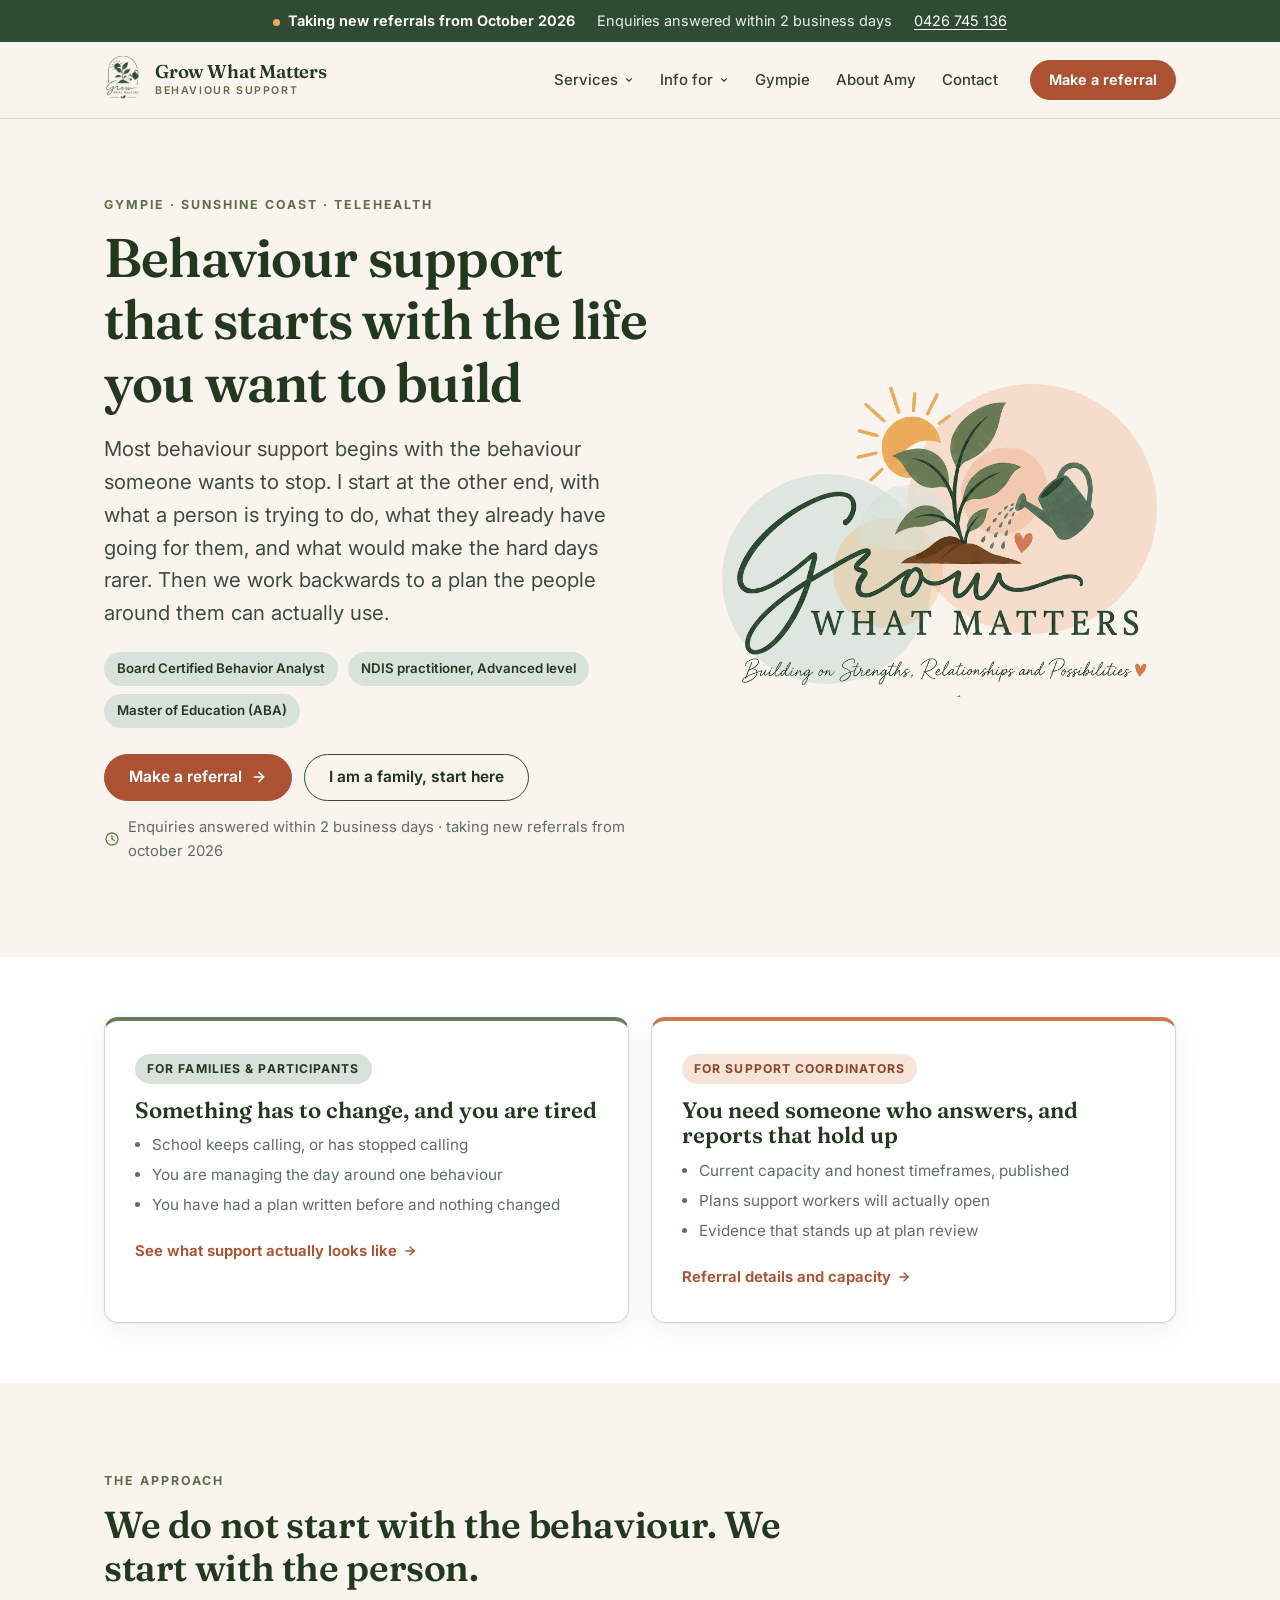
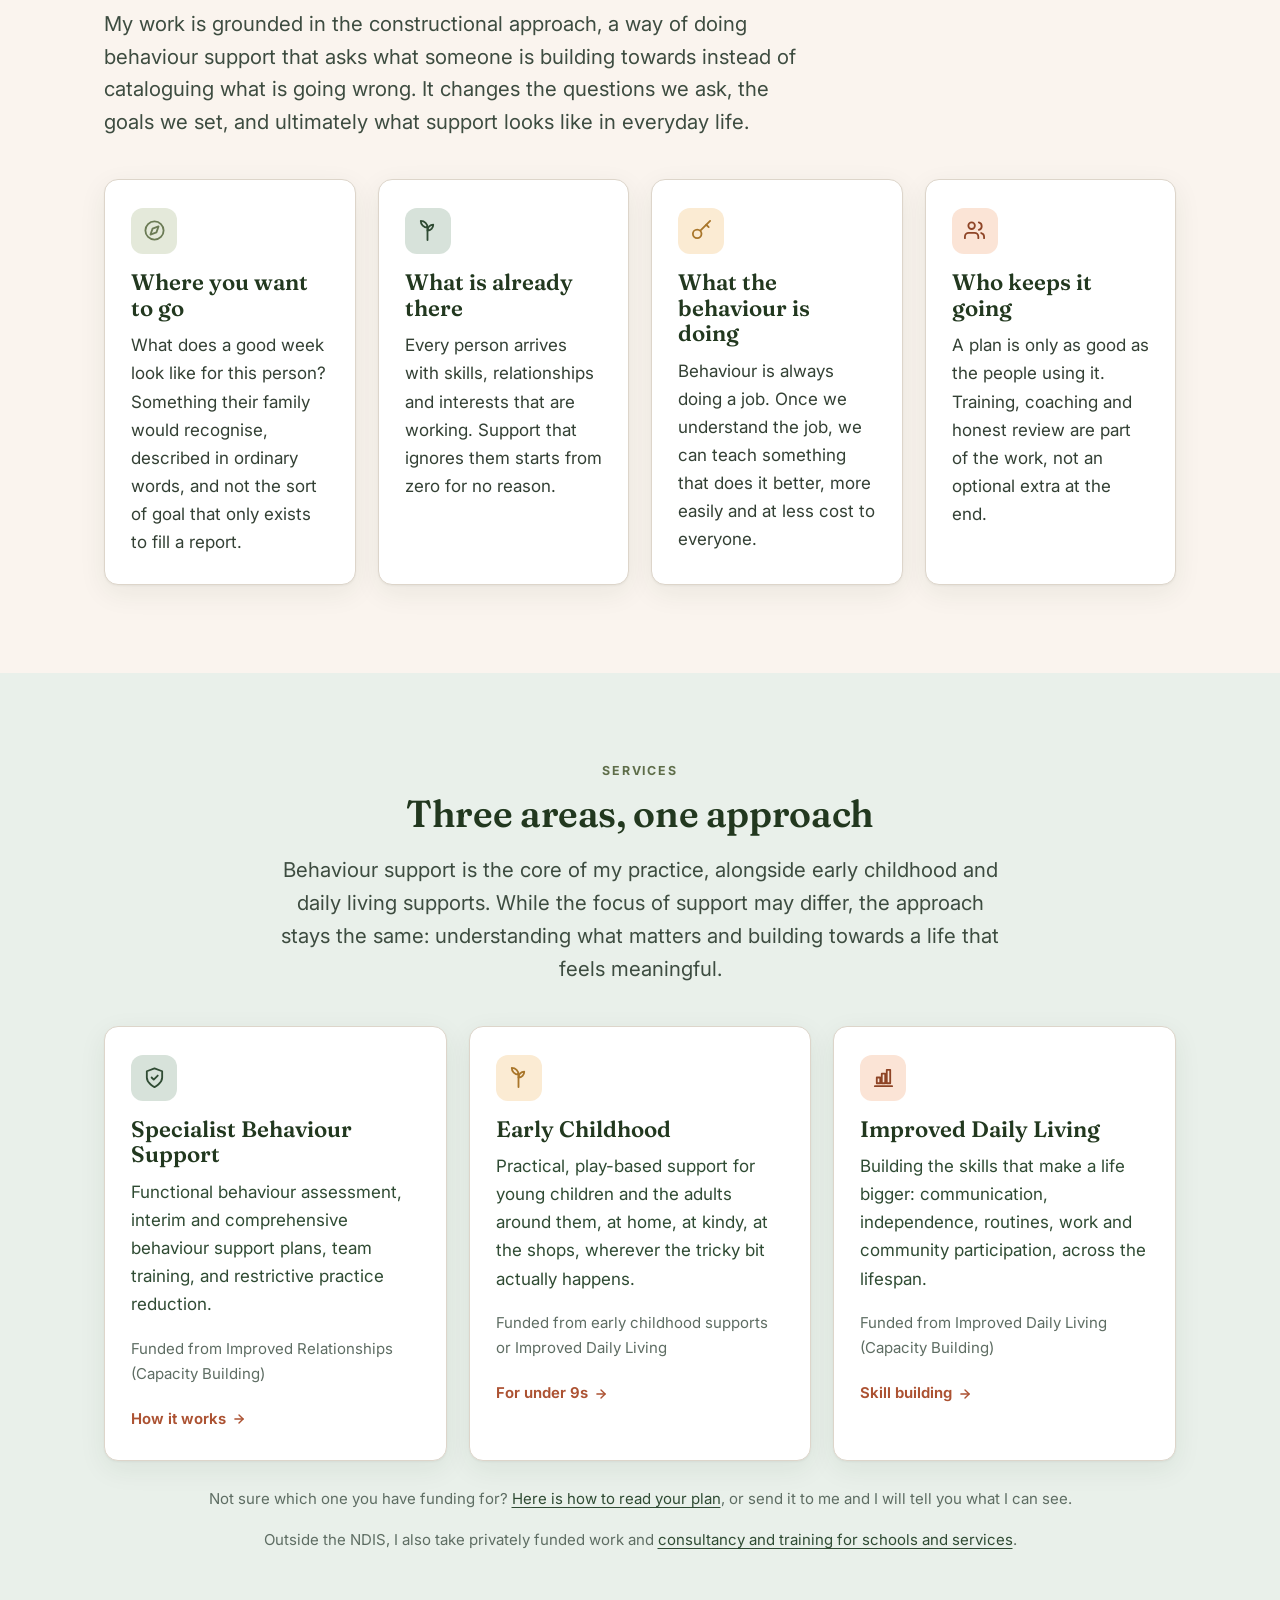
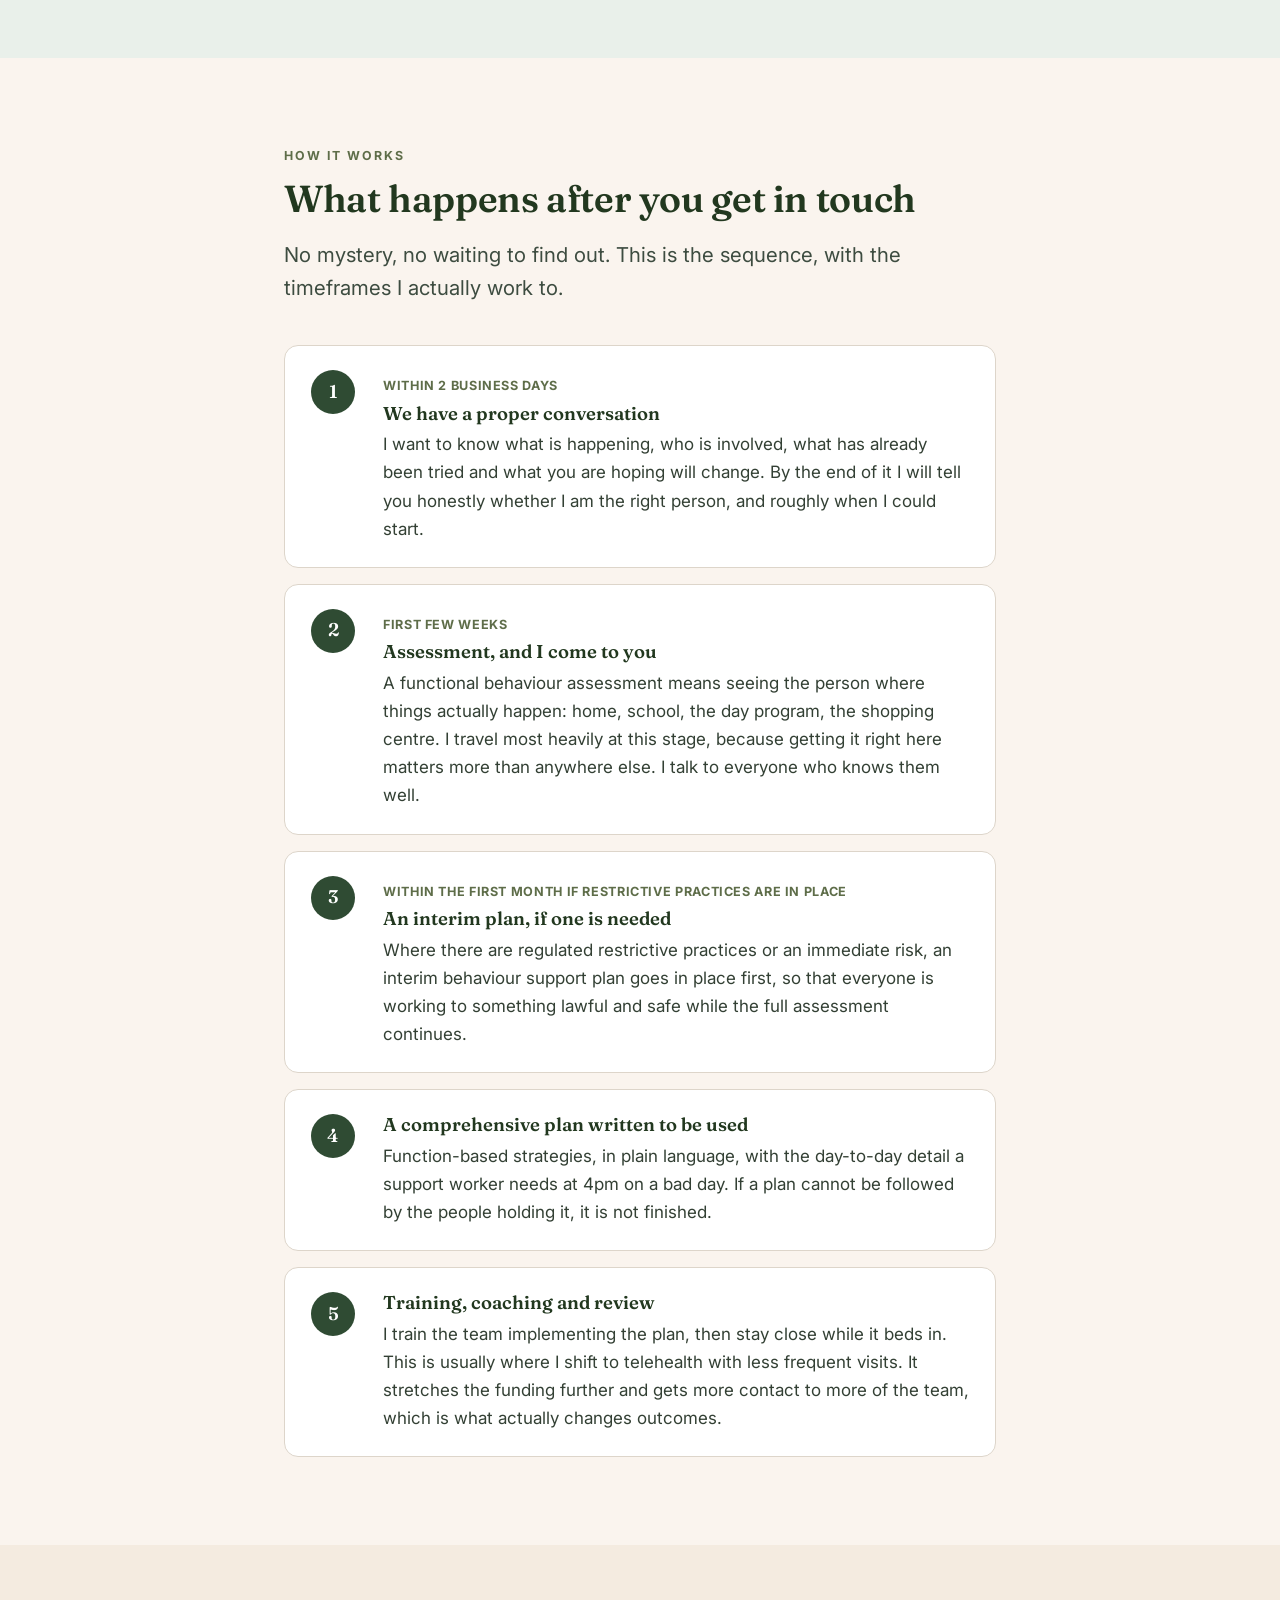
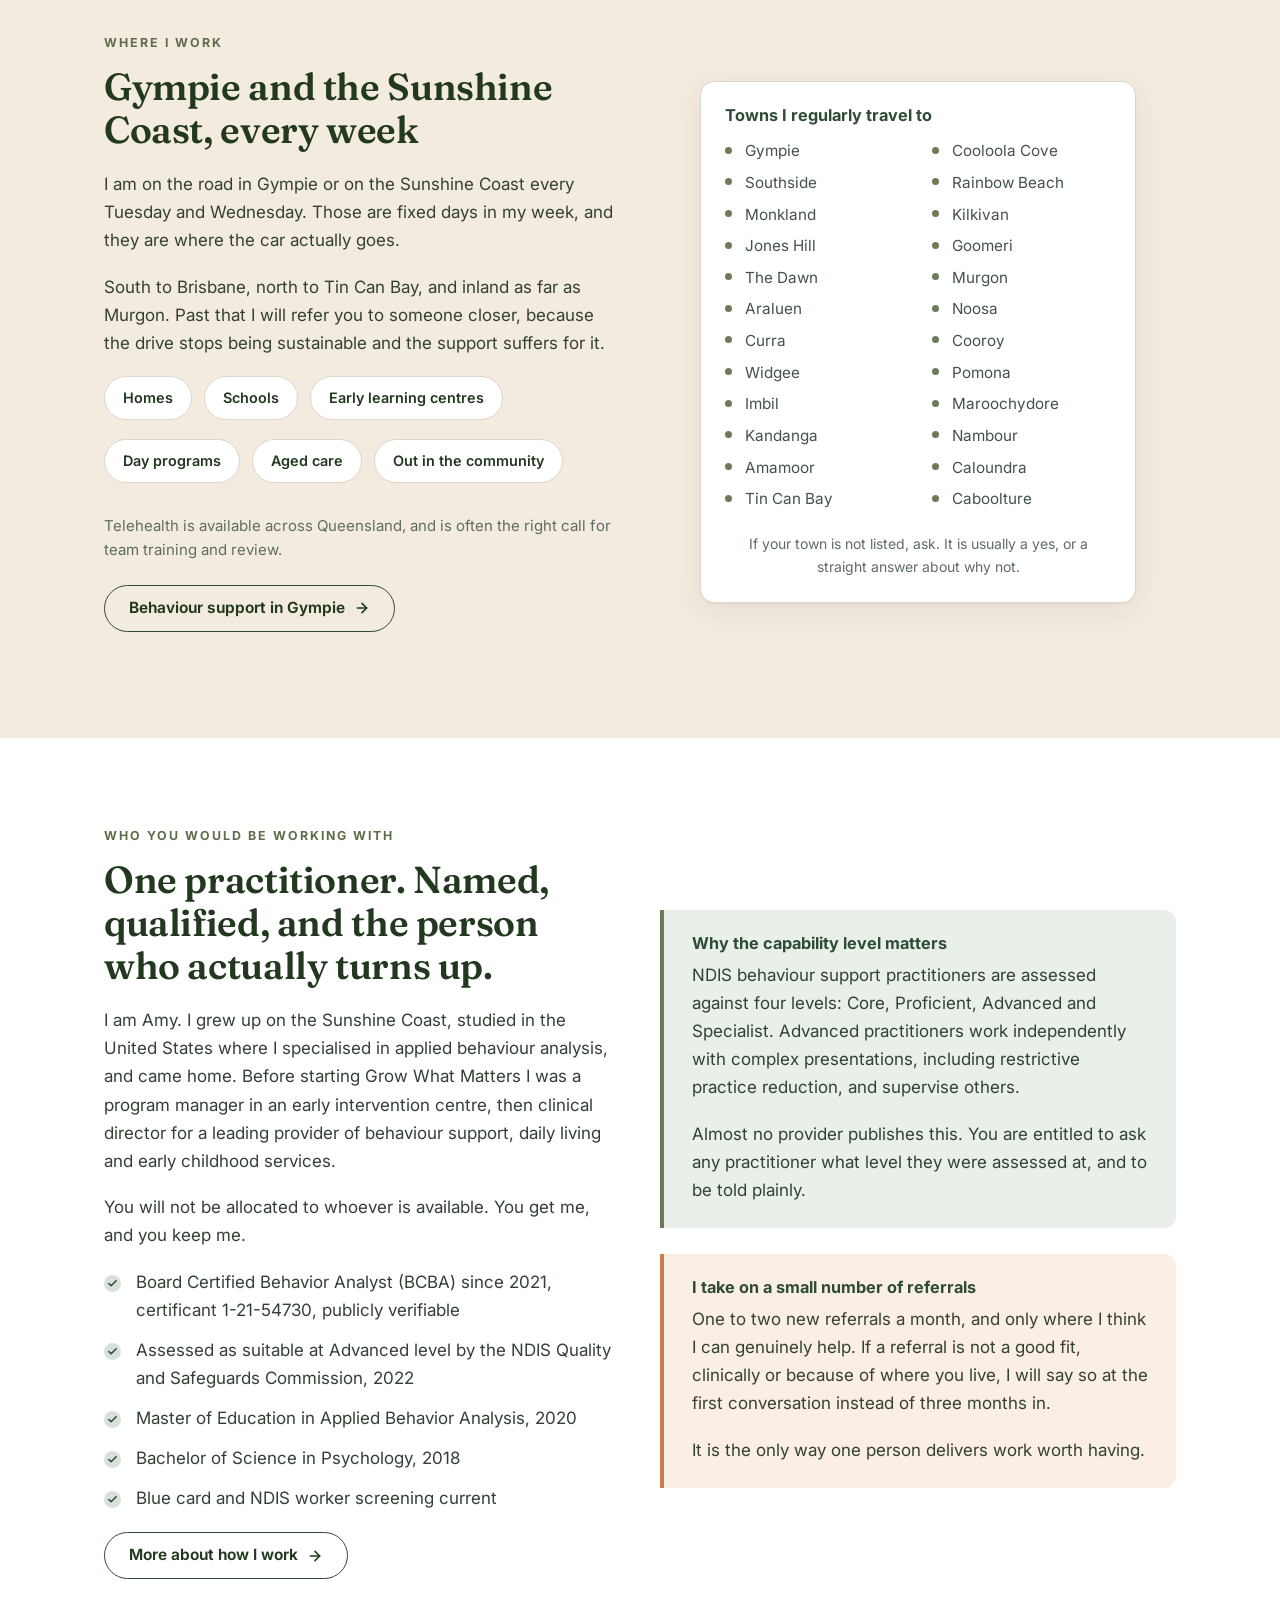
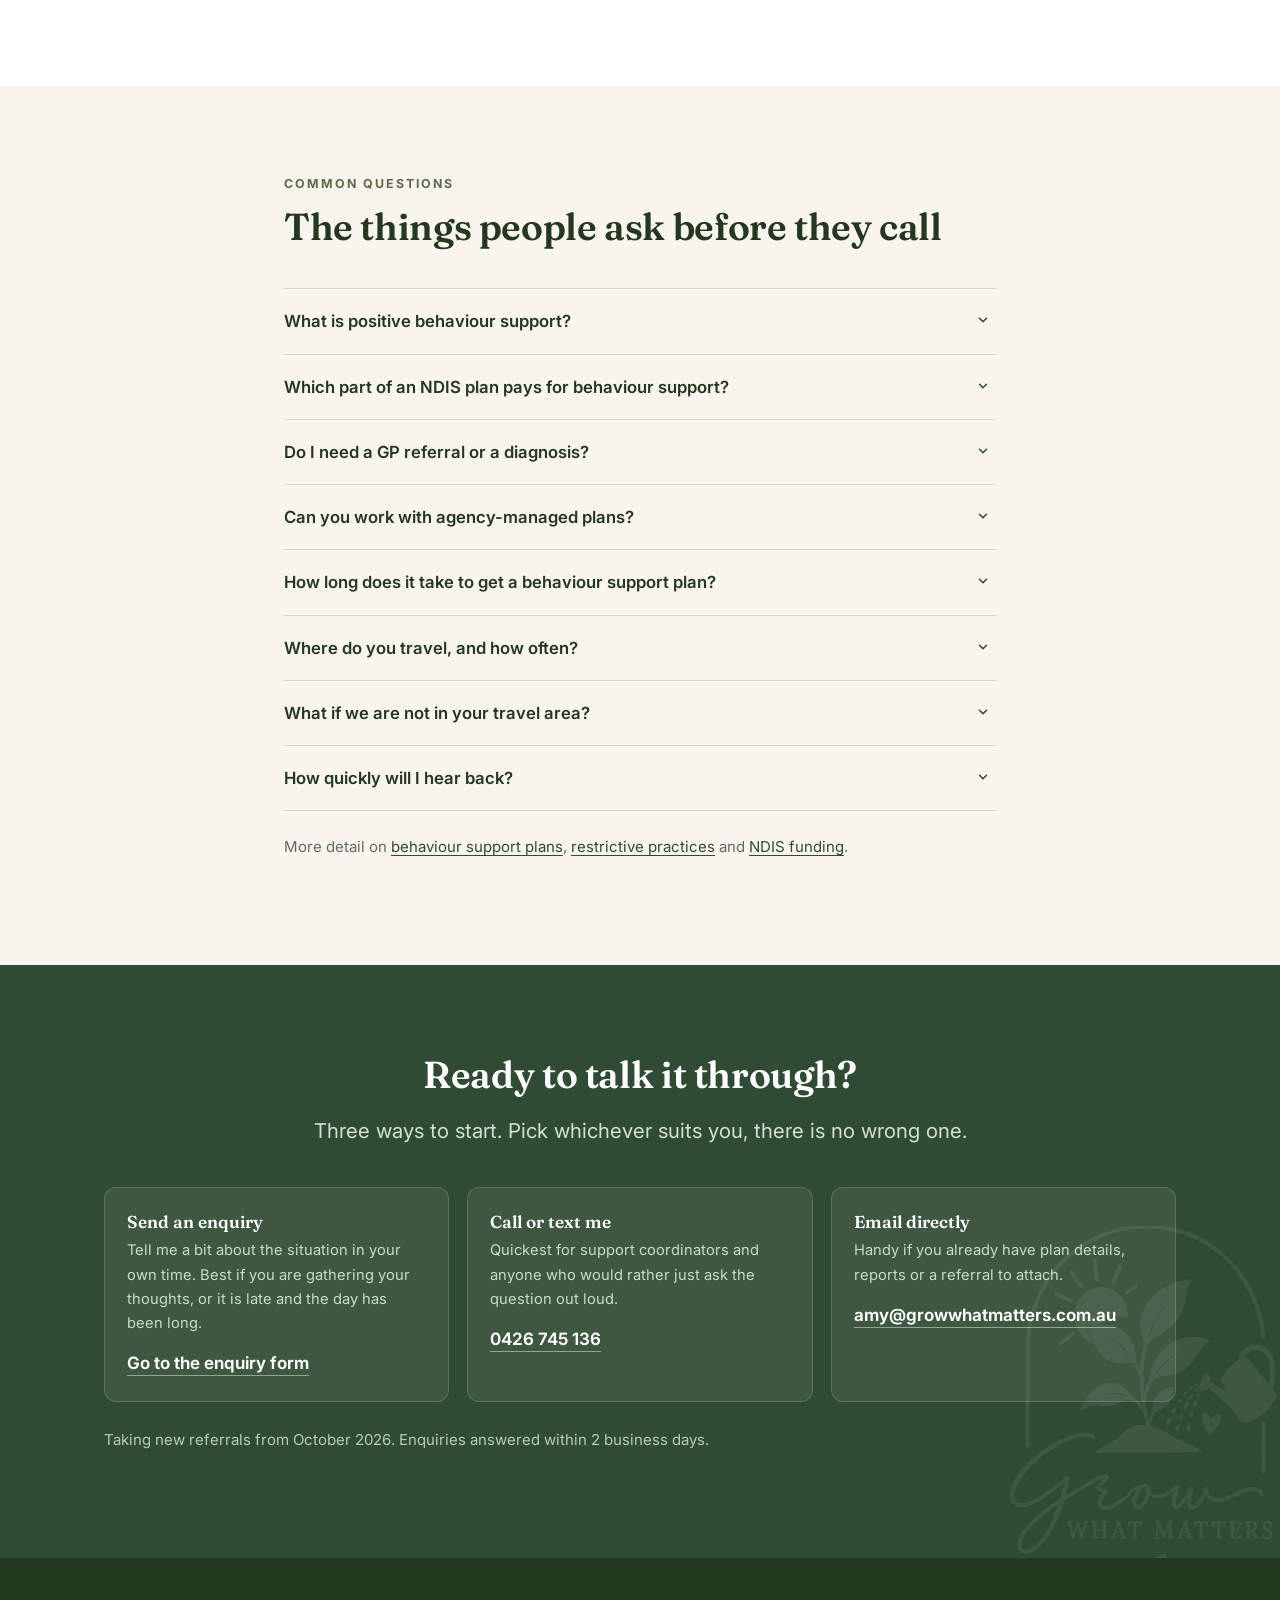
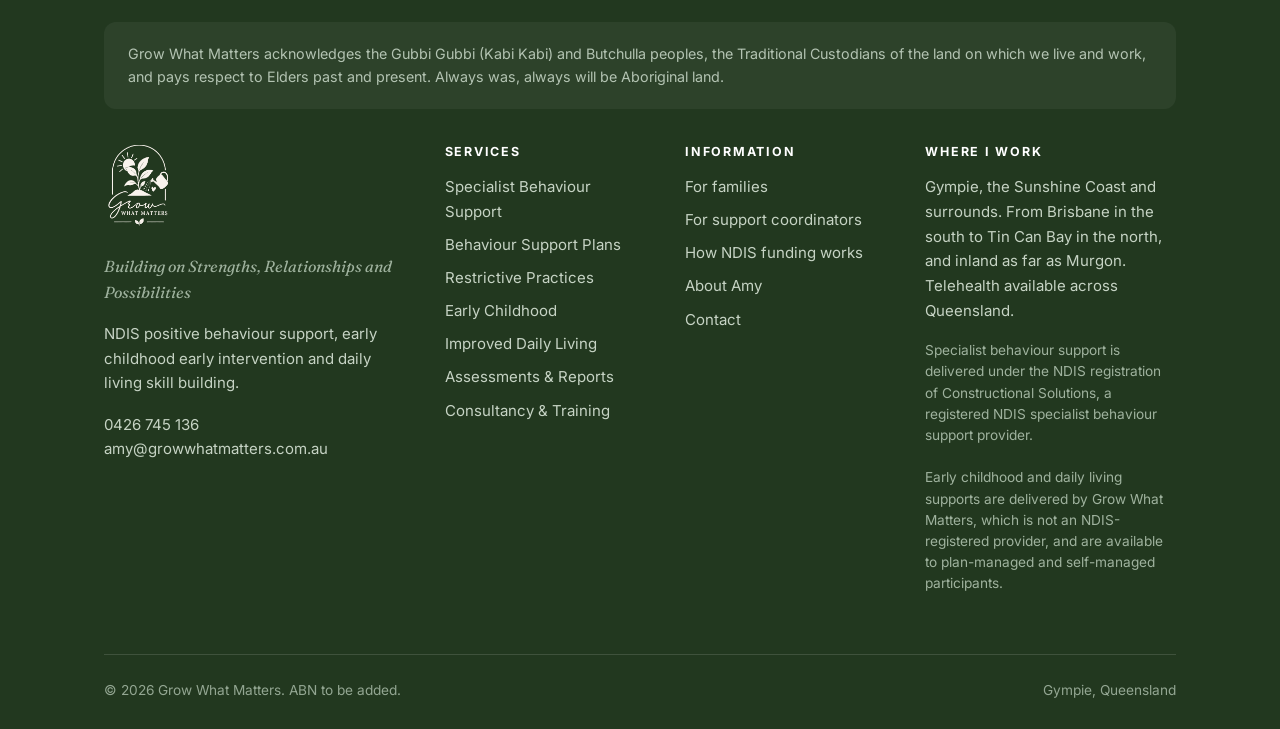
<file: index.html>
<!DOCTYPE html>
<html lang="en-AU">
<head>
<meta charset="utf-8">
<meta name="viewport" content="width=device-width, initial-scale=1">
<title>NDIS Positive Behaviour Support in Gympie | Grow What Matters</title>
<meta name="description" content="NDIS positive behaviour support, early childhood intervention and skill building in Gympie and on the Sunshine Coast. Board Certified Behavior Analyst, assessed at Advanced level. Enquiries answered in 2 business days.">
<link rel="canonical" href="https://growwhatmatters.com.au/">
<meta name="theme-color" content="#2F4B33">
<meta property="og:type" content="website">
<meta property="og:site_name" content="Grow What Matters">
<meta property="og:title" content="NDIS Positive Behaviour Support in Gympie | Grow What Matters">
<meta property="og:description" content="NDIS positive behaviour support, early childhood intervention and skill building in Gympie and on the Sunshine Coast. Board Certified Behavior Analyst, assessed at Advanced level. Enquiries answered in 2 business days.">
<meta property="og:url" content="https://growwhatmatters.com.au/">
<meta property="og:image" content="https://growwhatmatters.com.au/assets/logo-lockup.png">
<meta property="og:locale" content="en_AU">
<meta name="twitter:card" content="summary_large_image">
<link rel="icon" href="assets/favicon.png" type="image/png">
<link rel="apple-touch-icon" href="assets/favicon.png">
<link rel="preconnect" href="https://fonts.googleapis.com">
<link rel="preconnect" href="https://fonts.gstatic.com" crossorigin>
<link href="https://fonts.googleapis.com/css2?family=Fraunces:ital,opsz,wght@0,9..144,400..700;1,9..144,400..600&family=Inter:wght@400..700&display=swap" rel="stylesheet">
<link rel="stylesheet" href="assets/styles.css">
<script type="application/ld+json">{"@context":"https://schema.org","@type":"ProfessionalService","@id":"https://growwhatmatters.com.au/#business","name":"Grow What Matters","description":"NDIS positive behaviour support, early childhood early intervention and daily living skill building in Gympie, on the Sunshine Coast and surrounds.","url":"https://growwhatmatters.com.au","telephone":"+61 426 745 136","email":"amy@growwhatmatters.com.au","image":"https://growwhatmatters.com.au/assets/logo-badge.png","logo":"https://growwhatmatters.com.au/assets/logo-badge.png","slogan":"Building on Strengths, Relationships and Possibilities","priceRange":"NDIS price guide","address":{"@type":"PostalAddress","addressLocality":"Gympie","addressRegion":"QLD","addressCountry":"AU"},"areaServed":[{"@type":"Place","name":"Gympie"},{"@type":"Place","name":"Sunshine Coast"},{"@type":"Place","name":"Noosa"},{"@type":"Place","name":"Tin Can Bay"},{"@type":"Place","name":"Rainbow Beach"},{"@type":"Place","name":"Cooloola Cove"},{"@type":"Place","name":"Imbil"},{"@type":"Place","name":"Kandanga"},{"@type":"Place","name":"Widgee"},{"@type":"Place","name":"Goomeri"},{"@type":"Place","name":"Murgon"},{"@type":"Place","name":"Kilkivan"},{"@type":"Place","name":"Curra"},{"@type":"Place","name":"Maryborough"},{"@type":"Place","name":"Brisbane"}],"availableLanguage":"English","founder":{"@type":"Person","name":"Amy","jobTitle":"Board Certified Behavior Analyst and NDIS Behaviour Support Practitioner","hasCredential":[{"@type":"EducationalOccupationalCredential","credentialCategory":"certification","name":"Board Certified Behavior Analyst (BCBA)"},{"@type":"EducationalOccupationalCredential","credentialCategory":"degree","name":"Master of Education in Applied Behavior Analysis"},{"@type":"EducationalOccupationalCredential","credentialCategory":"degree","name":"Bachelor of Science in Psychology"}]},"knowsAbout":["Positive Behaviour Support","Applied Behaviour Analysis","Functional Behaviour Assessment","Restrictive Practice Reduction","Early Childhood Early Intervention","NDIS"]}</script>
<script type="application/ld+json">{"@context":"https://schema.org","@type":"FAQPage","mainEntity":[{"@type":"Question","name":"What is positive behaviour support?","acceptedAnswer":{"@type":"Answer","text":"Positive behaviour support is an evidence-based approach to behaviour that people find difficult or distressing. It starts by working out what the behaviour is doing for the person: what it communicates, what it gets, what it avoids. From there we build the skills, relationships and opportunities that make the behaviour unnecessary. Done properly, most of the work happens around the person, in the environment, the routines and the people supporting them. It is not a compliance program."}},{"@type":"Question","name":"Which part of an NDIS plan pays for behaviour support?","acceptedAnswer":{"@type":"Answer","text":"Behaviour support sits in the Capacity Building budget, under Improved Relationships. That is a separate line from Core supports, and it cannot be drawn from Core. Early childhood supports usually come from Improved Daily Living or the early childhood supports line. Skill building for older participants comes from Improved Daily Living. There is a fuller explanation on the NDIS funding page ."}},{"@type":"Question","name":"Do I need a GP referral or a diagnosis?","acceptedAnswer":{"@type":"Answer","text":"No. You do not need a GP referral to start behaviour support, and you do not need a new diagnosis. If you have behaviour support funding in your plan, you can contact me directly. If you are not sure whether you have it, send me your plan and I will tell you what I can see."}},{"@type":"Question","name":"Can you work with agency-managed plans?","acceptedAnswer":{"@type":"Answer","text":"For behaviour support, yes. Agency-managed, plan-managed and self-managed are all fine, because that work is delivered under the NDIS registration of Constructional Solutions. Early childhood and daily living supports are delivered by Grow What Matters, which is not an NDIS-registered provider. Those services are available to plan-managed and self-managed participants."}},{"@type":"Question","name":"How long does it take to get a behaviour support plan?","acceptedAnswer":{"@type":"Answer","text":"An interim plan is developed within the first month where there are restrictive practices in place or an immediate risk. A comprehensive plan follows the functional behaviour assessment, generally within the first few months, depending on how much needs to be observed and how many people are involved. After the first conversation I will give you a timeframe that fits your situation."}},{"@type":"Question","name":"Where do you travel, and how often?","acceptedAnswer":{"@type":"Answer","text":"I am in Gympie or on the Sunshine Coast every Tuesday and Wednesday. I travel as far south as Brisbane, as far north as Tin Can Bay and inland to Murgon. Face-to-face visits are heaviest at the start, during assessment, meeting the team, building rapport and delivering training. Once things are established I shift to telehealth with less frequent visits. That stretches the funding further and gets more support to more of the team."}},{"@type":"Question","name":"What if we are not in your travel area?","acceptedAnswer":{"@type":"Answer","text":"Telehealth is available across Queensland and works well for a lot of the work, particularly team training, plan reviews and coaching. Whether it suits depends on the person and who is around them. If I think you would be better served by someone face-to-face, I will say so."}},{"@type":"Question","name":"How quickly will I hear back?","acceptedAnswer":{"@type":"Answer","text":"Within 2 business days. If it is urgent, call or text 0426 745 136 and say so."}}]}</script>
</head>
<body>
<a class="skip" href="#main">Skip to content</a>

<div class="capacity">
  <div class="wrap">
    <span><span class="dot" aria-hidden="true"></span><strong>Taking new referrals from October 2026</strong></span>
    <span>Enquiries answered within 2 business days</span>
    <span><a href="tel:+61426745136">0426 745 136</a></span>
  </div>
</div>

<header class="site-head" data-nav="closed">
  <div class="wrap">
    <a class="brand" href="index.html">
      <img src="assets/logo-badge.png" alt="" width="40" height="49">
      <span class="brand-txt"><b>Grow What Matters</b><span>Behaviour Support</span></span>
    </a>
    <nav class="nav" aria-label="Main">
        <div class="has-sub" data-open="false">
          <button type="button" aria-expanded="false" aria-controls="sub-services">Services<svg viewBox="0 0 24 24" fill="none" stroke="currentColor" stroke-width="2.6" stroke-linecap="round" aria-hidden="true"><polyline points="6 9 12 15 18 9"/></svg></button>
          <div class="submenu" id="sub-services">
            <a href="specialist-behaviour-support.html">Specialist Behaviour Support<small>Assessment, plans, team training</small></a>
            <a href="behaviour-support-plans.html">Behaviour Support Plans<small>What is in one, and how it is built</small></a>
            <a href="restrictive-practices.html">Restrictive Practices<small>Reduction and elimination</small></a>
            <a href="early-childhood-early-intervention.html">Early Childhood<small>Under 9s and their families</small></a>
            <a href="improved-daily-living.html">Improved Daily Living<small>Skill building across the lifespan</small></a>
            <a href="assessments-and-reports.html">Assessments & Reports<small>Evidence for plan reviews</small></a>
            <a href="training-and-consultancy.html">Consultancy & Training<small>Schools, services and private clients</small></a>
          </div>
        </div>
        <div class="has-sub" data-open="false">
          <button type="button" aria-expanded="false" aria-controls="sub-info-for">Info for<svg viewBox="0 0 24 24" fill="none" stroke="currentColor" stroke-width="2.6" stroke-linecap="round" aria-hidden="true"><polyline points="6 9 12 15 18 9"/></svg></button>
          <div class="submenu" id="sub-info-for">
            <a href="for-families.html">Families & participants<small>What support actually looks like</small></a>
            <a href="for-support-coordinators.html">Support coordinators<small>Capacity, referrals, reports</small></a>
            <a href="ndis-funding.html">How NDIS funding works<small>Which budget pays for what</small></a>
          </div>
        </div>
        <a href="positive-behaviour-support-gympie.html">Gympie</a>
        <a href="about.html">About Amy</a>
        <a href="contact.html">Contact</a>
    </nav>
    <div class="head-cta">
      <a class="btn btn-primary btn-sm" href="contact.html">Make a referral</a>
      <button class="navtoggle" type="button" aria-expanded="false" aria-label="Menu"><svg viewBox="0 0 24 24" fill="none" stroke="currentColor" stroke-width="2.2" stroke-linecap="round" aria-hidden="true"><line x1="3" y1="6" x2="21" y2="6"/><line x1="3" y1="12" x2="21" y2="12"/><line x1="3" y1="18" x2="21" y2="18"/></svg></button>
    </div>
  </div>
</header>

<main id="main">


  <section class="hero">
    <div class="wrap">
      <div class="hero-grid">
        <div>
          <p class="kicker">Gympie &middot; Sunshine Coast &middot; Telehealth</p>
          <h1>Behaviour support that starts with the life you want to build</h1>
          <p class="lede">Most behaviour support begins with the behaviour someone wants to stop. I start at the other end, with what a person is trying to do, what they already have going for them, and what would make the hard days rarer. Then we work backwards to a plan the people around them can actually use.</p>
          <ul class="cred-line">
            <li>Board Certified Behavior Analyst</li>
            <li>NDIS practitioner, Advanced level</li>
            <li>Master of Education (ABA)</li>
          </ul>
          <div class="cta-row">
            <a class="btn btn-primary" href="contact.html">Make a referral<svg viewBox="0 0 24 24" fill="none" stroke="currentColor" stroke-width="2.4" stroke-linecap="round" stroke-linejoin="round" aria-hidden="true"><line x1="5" y1="12" x2="19" y2="12"/><polyline points="12 5 19 12 12 19"/></svg></a>
            <a class="btn btn-ghost" href="for-families.html">I am a family, start here</a>
          </div>
          <p class="reply-note"><svg viewBox="0 0 24 24" fill="none" stroke="currentColor" stroke-width="2" stroke-linecap="round" aria-hidden="true"><circle cx="12" cy="12" r="9"/><polyline points="12 7 12 12 15.5 14"/></svg> Enquiries answered within 2 business days &middot; taking new referrals from october 2026</p>
        </div>
        <div class="hero-art">
          <span class="blob blob-peach" aria-hidden="true"></span>
          <span class="blob blob-mint" aria-hidden="true"></span>
          <span class="blob blob-gold" aria-hidden="true"></span>
          <img src="assets/logo-lockup.png" alt="Grow What Matters, building on strengths, relationships and possibilities" width="430" height="320">
        </div>
      </div>
    </div>
  </section>

  <section class="bg-paper sec-tight">
    <div class="wrap">
      <div class="grid g2">
        <a class="door" href="for-families.html">
          <span class="tag">For families &amp; participants</span>
          <h3>Something has to change, and you are tired</h3>
          <ul>
            <li>School keeps calling, or has stopped calling</li>
            <li>You are managing the day around one behaviour</li>
            <li>You have had a plan written before and nothing changed</li>
          </ul>
          <span class="more">See what support actually looks like<svg viewBox="0 0 24 24" fill="none" stroke="currentColor" stroke-width="2.4" stroke-linecap="round" stroke-linejoin="round" aria-hidden="true"><line x1="5" y1="12" x2="19" y2="12"/><polyline points="12 5 19 12 12 19"/></svg></span>
        </a>
        <a class="door b" href="for-support-coordinators.html">
          <span class="tag terra">For support coordinators</span>
          <h3>You need someone who answers, and reports that hold up</h3>
          <ul>
            <li>Current capacity and honest timeframes, published</li>
            <li>Plans support workers will actually open</li>
            <li>Evidence that stands up at plan review</li>
          </ul>
          <span class="more">Referral details and capacity<svg viewBox="0 0 24 24" fill="none" stroke="currentColor" stroke-width="2.4" stroke-linecap="round" stroke-linejoin="round" aria-hidden="true"><line x1="5" y1="12" x2="19" y2="12"/><polyline points="12 5 19 12 12 19"/></svg></span>
        </a>
      </div>
    </div>
  </section>

  <section>
    <div class="wrap">
      <div class="sec-head">
        <p class="kicker">The approach</p>
        <h2>We do not start with the behaviour. We start with the person.</h2>
        <p class="lede">My work is grounded in the constructional approach, a way of doing behaviour support that asks what someone is building towards instead of cataloguing what is going wrong. It changes the questions we ask, the goals we set, and ultimately what support looks like in everyday life.</p>
      </div>
      <div class="grid g4">
        <div class="card">
        <div class="icon sage"><svg viewBox="0 0 24 24" fill="none" stroke="currentColor" stroke-width="1.9" stroke-linecap="round" stroke-linejoin="round" aria-hidden="true"><circle cx="12" cy="12" r="9.5"/><polygon points="16.2 7.8 14 14 7.8 16.2 10 10"/></svg></div>
        <h3>Where you want to go</h3>
        <p>What does a good week look like for this person? Something their family would recognise, described in ordinary words, and not the sort of goal that only exists to fill a report.</p>
        </div>
        <div class="card">
        <div class="icon "><svg viewBox="0 0 24 24" fill="none" stroke="currentColor" stroke-width="1.9" stroke-linecap="round" stroke-linejoin="round" aria-hidden="true"><path d="M12 22V9"/><path d="M12 9C12 5 9 2 5 2c0 4 3 7 7 7z"/><path d="M12 12c0-3.3 2.7-6 6-6 0 3.3-2.7 6-6 6z"/></svg></div>
        <h3>What is already there</h3>
        <p>Every person arrives with skills, relationships and interests that are working. Support that ignores them starts from zero for no reason.</p>
        </div>
        <div class="card">
        <div class="icon gold"><svg viewBox="0 0 24 24" fill="none" stroke="currentColor" stroke-width="1.9" stroke-linecap="round" stroke-linejoin="round" aria-hidden="true"><circle cx="7.5" cy="15.5" r="4.5"/><line x1="10.8" y1="12.2" x2="21" y2="2"/><line x1="17" y1="6" x2="19.5" y2="8.5"/></svg></div>
        <h3>What the behaviour is doing</h3>
        <p>Behaviour is always doing a job. Once we understand the job, we can teach something that does it better, more easily and at less cost to everyone.</p>
        </div>
        <div class="card">
        <div class="icon peach"><svg viewBox="0 0 24 24" fill="none" stroke="currentColor" stroke-width="1.9" stroke-linecap="round" stroke-linejoin="round" aria-hidden="true"><path d="M16 20v-1.5a4 4 0 0 0-4-4H6a4 4 0 0 0-4 4V20"/><circle cx="9" cy="7" r="3.4"/><path d="M22 20v-1.5a4 4 0 0 0-3-3.87"/><path d="M16.5 3.6a4 4 0 0 1 0 7.75"/></svg></div>
        <h3>Who keeps it going</h3>
        <p>A plan is only as good as the people using it. Training, coaching and honest review are part of the work, not an optional extra at the end.</p>
        </div>
      </div>
    </div>
  </section>

  <section class="bg-mint">
    <div class="wrap">
      <div class="sec-head center">
        <p class="kicker">Services</p>
        <h2>Three areas, one approach</h2>
        <p class="lede">Behaviour support is the core of my practice, alongside early childhood and daily living supports. While the focus of support may differ, the approach stays the same: understanding what matters and building towards a life that feels meaningful.</p>
      </div>
      <div class="grid g3">
        <a class="card card-link" href="specialist-behaviour-support.html">
        <div class="icon "><svg viewBox="0 0 24 24" fill="none" stroke="currentColor" stroke-width="1.9" stroke-linecap="round" stroke-linejoin="round" aria-hidden="true"><path d="M12 22s8-4 8-10V5.5L12 2.5 4 5.5V12c0 6 8 10 8 10z"/><polyline points="9 12 11.2 14.2 15.4 10"/></svg></div>
        <h3>Specialist Behaviour Support</h3>
        <p>Functional behaviour assessment, interim and comprehensive behaviour support plans, team training, and restrictive practice reduction.</p><p class="small muted">Funded from Improved Relationships (Capacity Building)</p>
        <span class="more">How it works<svg viewBox="0 0 24 24" fill="none" stroke="currentColor" stroke-width="2.4" stroke-linecap="round" stroke-linejoin="round" aria-hidden="true"><line x1="5" y1="12" x2="19" y2="12"/><polyline points="12 5 19 12 12 19"/></svg></span></a>
        <a class="card card-link" href="early-childhood-early-intervention.html">
        <div class="icon gold"><svg viewBox="0 0 24 24" fill="none" stroke="currentColor" stroke-width="1.9" stroke-linecap="round" stroke-linejoin="round" aria-hidden="true"><path d="M12 22V9"/><path d="M12 9C12 5 9 2 5 2c0 4 3 7 7 7z"/><path d="M12 12c0-3.3 2.7-6 6-6 0 3.3-2.7 6-6 6z"/></svg></div>
        <h3>Early Childhood</h3>
        <p>Practical, play-based support for young children and the adults around them, at home, at kindy, at the shops, wherever the tricky bit actually happens.</p><p class="small muted">Funded from early childhood supports or Improved Daily Living</p>
        <span class="more">For under 9s<svg viewBox="0 0 24 24" fill="none" stroke="currentColor" stroke-width="2.4" stroke-linecap="round" stroke-linejoin="round" aria-hidden="true"><line x1="5" y1="12" x2="19" y2="12"/><polyline points="12 5 19 12 12 19"/></svg></span></a>
        <a class="card card-link" href="improved-daily-living.html">
        <div class="icon peach"><svg viewBox="0 0 24 24" fill="none" stroke="currentColor" stroke-width="1.9" stroke-linecap="round" stroke-linejoin="round" aria-hidden="true"><line x1="3" y1="21" x2="21" y2="21"/><rect x="5" y="12" width="3.6" height="6"/><rect x="10.2" y="8" width="3.6" height="10"/><rect x="15.4" y="4" width="3.6" height="14"/></svg></div>
        <h3>Improved Daily Living</h3>
        <p>Building the skills that make a life bigger: communication, independence, routines, work and community participation, across the lifespan.</p><p class="small muted">Funded from Improved Daily Living (Capacity Building)</p>
        <span class="more">Skill building<svg viewBox="0 0 24 24" fill="none" stroke="currentColor" stroke-width="2.4" stroke-linecap="round" stroke-linejoin="round" aria-hidden="true"><line x1="5" y1="12" x2="19" y2="12"/><polyline points="12 5 19 12 12 19"/></svg></span></a>
      </div>
      <p class="center small muted" style="margin-top:26px">Not sure which one you have funding for? <a href="ndis-funding.html">Here is how to read your plan</a>, or send it to me and I will tell you what I can see.</p>
      <p class="center small muted" style="margin-top:8px">Outside the NDIS, I also take privately funded work and <a href="training-and-consultancy.html">consultancy and training for schools and services</a>.</p>
    </div>
  </section>

  <section>
    <div class="wrap narrow">
      <div class="sec-head">
        <p class="kicker">How it works</p>
        <h2>What happens after you get in touch</h2>
        <p class="lede">No mystery, no waiting to find out. This is the sequence, with the timeframes I actually work to.</p>
      </div>
      <div class="steps">
        <div class="step"><div>
        <span class="when">Within 2 business days</span>
        <h3>We have a proper conversation</h3><p>I want to know what is happening, who is involved, what has already been tried and what you are hoping will change. By the end of it I will tell you honestly whether I am the right person, and roughly when I could start.</p>
      </div></div>
        <div class="step"><div>
        <span class="when">First few weeks</span>
        <h3>Assessment, and I come to you</h3><p>A functional behaviour assessment means seeing the person where things actually happen: home, school, the day program, the shopping centre. I travel most heavily at this stage, because getting it right here matters more than anywhere else. I talk to everyone who knows them well.</p>
      </div></div>
        <div class="step"><div>
        <span class="when">Within the first month if restrictive practices are in place</span>
        <h3>An interim plan, if one is needed</h3><p>Where there are regulated restrictive practices or an immediate risk, an interim behaviour support plan goes in place first, so that everyone is working to something lawful and safe while the full assessment continues.</p>
      </div></div>
        <div class="step"><div>
        
        <h3>A comprehensive plan written to be used</h3><p>Function-based strategies, in plain language, with the day-to-day detail a support worker needs at 4pm on a bad day. If a plan cannot be followed by the people holding it, it is not finished.</p>
      </div></div>
        <div class="step"><div>
        
        <h3>Training, coaching and review</h3><p>I train the team implementing the plan, then stay close while it beds in. This is usually where I shift to telehealth with less frequent visits. It stretches the funding further and gets more contact to more of the team, which is what actually changes outcomes.</p>
      </div></div>
      </div>
    </div>
  </section>

  <section class="bg-cream2">
    <div class="wrap">
      <div class="area-grid">
        <div>
          <p class="kicker">Where I work</p>
          <h2>Gympie and the Sunshine Coast, every week</h2>
          <p>I am on the road in Gympie or on the Sunshine Coast every Tuesday and Wednesday. Those are fixed days in my week, and they are where the car actually goes.</p>
          <p>South to Brisbane, north to Tin Can Bay, and inland as far as Murgon. Past that I will refer you to someone closer, because the drive stops being sustainable and the support suffers for it.</p>
          <ul class="pillrow">
            <li>Homes</li><li>Schools</li><li>Early learning centres</li><li>Day programs</li><li>Aged care</li><li>Out in the community</li>
          </ul>
          <p class="small muted">Telehealth is available across Queensland, and is often the right call for team training and review.</p>
          <p style="margin-top:22px"><a class="btn btn-ghost" href="positive-behaviour-support-gympie.html">Behaviour support in Gympie<svg viewBox="0 0 24 24" fill="none" stroke="currentColor" stroke-width="2.4" stroke-linecap="round" stroke-linejoin="round" aria-hidden="true"><line x1="5" y1="12" x2="19" y2="12"/><polyline points="12 5 19 12 12 19"/></svg></a></p>
        </div>
        <div>
          <figure class="mapfig">
            <h4 style="margin-bottom:14px">Towns I regularly travel to</h4>
            <ul class="area-list">
              <li>Gympie</li><li>Southside</li><li>Monkland</li><li>Jones Hill</li>
              <li>The Dawn</li><li>Araluen</li><li>Curra</li><li>Widgee</li>
              <li>Imbil</li><li>Kandanga</li><li>Amamoor</li><li>Tin Can Bay</li>
              <li>Cooloola Cove</li><li>Rainbow Beach</li><li>Kilkivan</li><li>Goomeri</li>
              <li>Murgon</li><li>Noosa</li><li>Cooroy</li><li>Pomona</li>
              <li>Maroochydore</li><li>Nambour</li><li>Caloundra</li><li>Caboolture</li>
            </ul>
            <figcaption>If your town is not listed, ask. It is usually a yes, or a straight answer about why not.</figcaption>
          </figure>
        </div>
      </div>
    </div>
  </section>

  <section class="bg-paper">
    <div class="wrap">
      <div class="area-grid">
        <div>
          <p class="kicker">Who you would be working with</p>
          <h2>One practitioner. Named, qualified, and the person who actually turns up.</h2>
          <p>I am Amy. I grew up on the Sunshine Coast, studied in the United States where I specialised in applied behaviour analysis, and came home. Before starting Grow What Matters I was a program manager in an early intervention centre, then clinical director for a leading provider of behaviour support, daily living and early childhood services.</p>
          <p>You will not be allocated to whoever is available. You get me, and you keep me.</p>
          <ul class="ticks">
            <li>Board Certified Behavior Analyst (BCBA) since 2021, certificant 1-21-54730, publicly verifiable</li>
            <li>Assessed as suitable at Advanced level by the NDIS Quality and Safeguards Commission, 2022</li>
            <li>Master of Education in Applied Behavior Analysis, 2020</li>
            <li>Bachelor of Science in Psychology, 2018</li>
            <li>Blue card and NDIS worker screening current</li>
          </ul>
          <p><a class="btn btn-ghost" href="about.html">More about how I work<svg viewBox="0 0 24 24" fill="none" stroke="currentColor" stroke-width="2.4" stroke-linecap="round" stroke-linejoin="round" aria-hidden="true"><line x1="5" y1="12" x2="19" y2="12"/><polyline points="12 5 19 12 12 19"/></svg></a></p>
        </div>
        <div>
          <div class="callout">
            <h4>Why the capability level matters</h4>
            <p>NDIS behaviour support practitioners are assessed against four levels: Core, Proficient, Advanced and Specialist. Advanced practitioners work independently with complex presentations, including restrictive practice reduction, and supervise others.</p>
            <p>Almost no provider publishes this. You are entitled to ask any practitioner what level they were assessed at, and to be told plainly.</p>
          </div>
          <div class="callout warm">
            <h4>I take on a small number of referrals</h4>
            <p>One to two new referrals a month, and only where I think I can genuinely help. If a referral is not a good fit, clinically or because of where you live, I will say so at the first conversation instead of three months in.</p>
            <p>It is the only way one person delivers work worth having.</p>
          </div>
        </div>
      </div>
    </div>
  </section>

  <section>
    <div class="wrap narrow">
      <div class="sec-head">
        <p class="kicker">Common questions</p>
        <h2>The things people ask before they call</h2>
      </div>
      <div class="faq"><details><summary>What is positive behaviour support?</summary><div class="ans"><p>Positive behaviour support is an evidence-based approach to behaviour that people find difficult or distressing. It starts by working out what the behaviour is doing for the person: what it communicates, what it gets, what it avoids. From there we build the skills, relationships and opportunities that make the behaviour unnecessary.</p><p>Done properly, most of the work happens around the person, in the environment, the routines and the people supporting them. It is not a compliance program.</p></div></details>
<details><summary>Which part of an NDIS plan pays for behaviour support?</summary><div class="ans"><p>Behaviour support sits in the Capacity Building budget, under Improved Relationships. That is a separate line from Core supports, and it cannot be drawn from Core.</p><p>Early childhood supports usually come from Improved Daily Living or the early childhood supports line. Skill building for older participants comes from Improved Daily Living. There is a fuller explanation on the <a href="ndis-funding.html">NDIS funding page</a>.</p></div></details>
<details><summary>Do I need a GP referral or a diagnosis?</summary><div class="ans"><p>No. You do not need a GP referral to start behaviour support, and you do not need a new diagnosis. If you have behaviour support funding in your plan, you can contact me directly. If you are not sure whether you have it, send me your plan and I will tell you what I can see.</p></div></details>
<details><summary>Can you work with agency-managed plans?</summary><div class="ans"><p>For behaviour support, yes. Agency-managed, plan-managed and self-managed are all fine, because that work is delivered under the NDIS registration of Constructional Solutions.</p><p>Early childhood and daily living supports are delivered by Grow What Matters, which is not an NDIS-registered provider. Those services are available to plan-managed and self-managed participants.</p></div></details>
<details><summary>How long does it take to get a behaviour support plan?</summary><div class="ans"><p>An interim plan is developed within the first month where there are restrictive practices in place or an immediate risk. A comprehensive plan follows the functional behaviour assessment, generally within the first few months, depending on how much needs to be observed and how many people are involved.</p><p>After the first conversation I will give you a timeframe that fits your situation.</p></div></details>
<details><summary>Where do you travel, and how often?</summary><div class="ans"><p>I am in Gympie or on the Sunshine Coast every Tuesday and Wednesday. I travel as far south as Brisbane, as far north as Tin Can Bay and inland to Murgon.</p><p>Face-to-face visits are heaviest at the start, during assessment, meeting the team, building rapport and delivering training. Once things are established I shift to telehealth with less frequent visits. That stretches the funding further and gets more support to more of the team.</p></div></details>
<details><summary>What if we are not in your travel area?</summary><div class="ans"><p>Telehealth is available across Queensland and works well for a lot of the work, particularly team training, plan reviews and coaching. Whether it suits depends on the person and who is around them. If I think you would be better served by someone face-to-face, I will say so.</p></div></details>
<details><summary>How quickly will I hear back?</summary><div class="ans"><p>Within 2 business days. If it is urgent, call or text 0426 745 136 and say so.</p></div></details></div>
      <p class="small muted" style="margin-top:24px">More detail on <a href="behaviour-support-plans.html">behaviour support plans</a>, <a href="restrictive-practices.html">restrictive practices</a> and <a href="ndis-funding.html">NDIS funding</a>.</p>
    </div>
  </section>

  
  <section class="band">
    <img class="band-mark" src="assets/logo-badge-cream.png" alt="" aria-hidden="true">
    <div class="wrap">
      <div class="sec-head center" style="margin-left:auto;margin-right:auto">
        <h2>Ready to talk it through?</h2>
        <p class="lede">Three ways to start. Pick whichever suits you, there is no wrong one.</p>
      </div>
      <div class="routes">
        <div class="route">
          <h3>Send an enquiry</h3>
          <p>Tell me a bit about the situation in your own time. Best if you are gathering your thoughts, or it is late and the day has been long.</p>
          <a href="contact.html">Go to the enquiry form</a>
        </div>
        <div class="route">
          <h3>Call or text me</h3>
          <p>Quickest for support coordinators and anyone who would rather just ask the question out loud.</p>
          <a href="tel:+61426745136">0426 745 136</a>
        </div>
        <div class="route">
          <h3>Email directly</h3>
          <p>Handy if you already have plan details, reports or a referral to attach.</p>
          <a href="mailto:amy@growwhatmatters.com.au">amy@growwhatmatters.com.au</a>
        </div>
      </div>
      <p class="small" style="margin-top:26px;color:#BACAB9">Taking new referrals from October 2026. Enquiries answered within 2 business days.</p>
    </div>
  </section>
  
</main>

<footer class="site-foot">
  <div class="wrap">
    <div class="acknowledge">
      Grow What Matters acknowledges the Gubbi Gubbi (Kabi Kabi) and Butchulla peoples, the Traditional Custodians of the land on which we live and work, and pays respect to Elders past and present. Always was, always will be Aboriginal land.
    </div>
    <div class="foot-grid">
      <div>
        <img class="foot-mark" src="assets/logo-badge-cream.png" alt="Grow What Matters">
        <p class="foot-tag">Building on Strengths, Relationships and Possibilities</p>
        <p class="small">NDIS positive behaviour support, early childhood early intervention and daily living skill building.</p>
        <p class="small"><a href="tel:+61426745136">0426 745 136</a><br><a href="mailto:amy@growwhatmatters.com.au">amy@growwhatmatters.com.au</a></p>
      </div>
      <div>
        <h4>Services</h4>
        <ul>
          <li><a href="specialist-behaviour-support.html">Specialist Behaviour Support</a></li>
          <li><a href="behaviour-support-plans.html">Behaviour Support Plans</a></li>
          <li><a href="restrictive-practices.html">Restrictive Practices</a></li>
          <li><a href="early-childhood-early-intervention.html">Early Childhood</a></li>
          <li><a href="improved-daily-living.html">Improved Daily Living</a></li>
          <li><a href="assessments-and-reports.html">Assessments &amp; Reports</a></li>
          <li><a href="training-and-consultancy.html">Consultancy &amp; Training</a></li>
        </ul>
      </div>
      <div>
        <h4>Information</h4>
        <ul>
          <li><a href="for-families.html">For families</a></li>
          <li><a href="for-support-coordinators.html">For support coordinators</a></li>
          <li><a href="ndis-funding.html">How NDIS funding works</a></li>
          <li><a href="about.html">About Amy</a></li>
          <li><a href="contact.html">Contact</a></li>
        </ul>
      </div>
      <div>
        <h4>Where I work</h4>
        <p class="small">Gympie, the Sunshine Coast and surrounds. From Brisbane in the south to Tin Can Bay in the north, and inland as far as Murgon. Telehealth available across Queensland.</p>
        <p class="reg-note">
          Specialist behaviour support is delivered under the NDIS registration of Constructional Solutions, a registered NDIS specialist behaviour support provider.<br><br>
          Early childhood and daily living supports are delivered by Grow What Matters, which is not an NDIS-registered provider, and are available to plan-managed and self-managed participants.
        </p>
      </div>
    </div>
    <div class="foot-bottom">
      <span>&copy; 2026 Grow What Matters. ABN to be added.</span>
      <span>Gympie, Queensland</span>
    </div>
  </div>
</footer>
<script src="assets/site.js"></script>
</body>
</html>
</file>
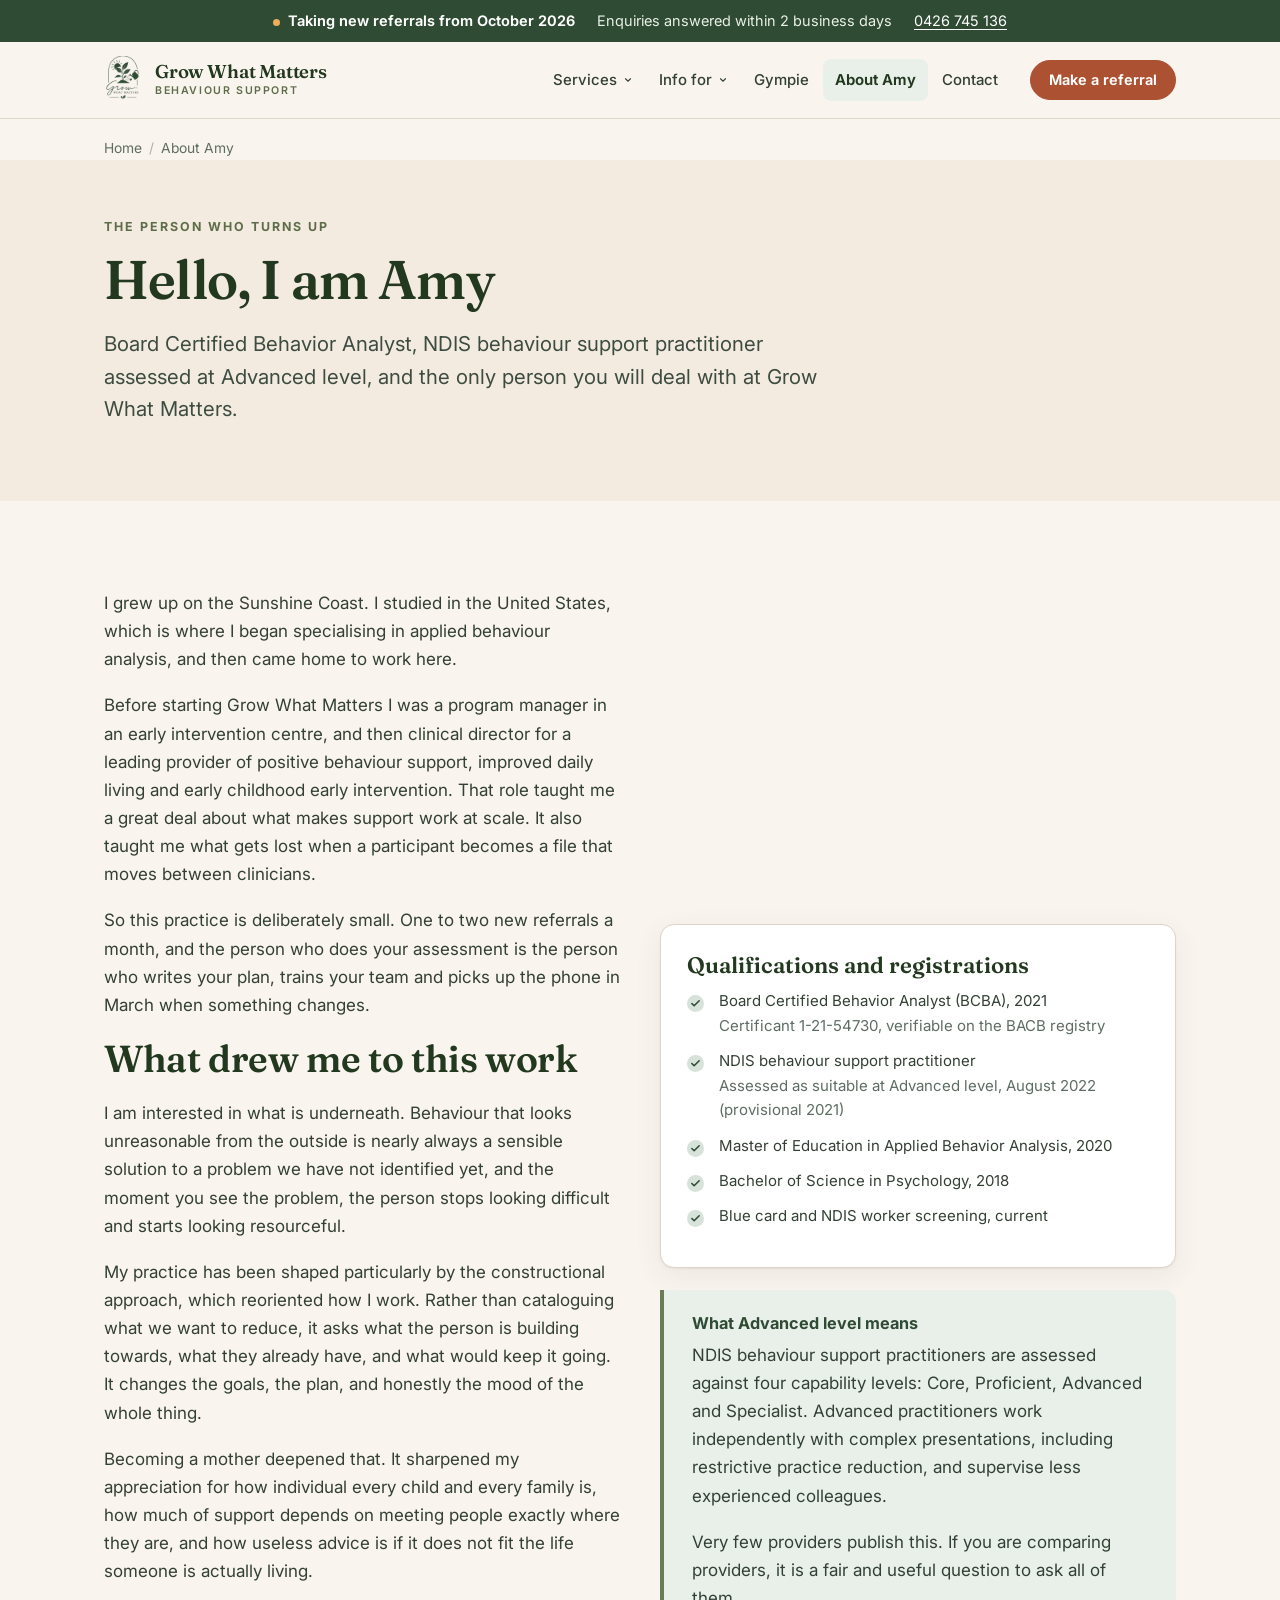
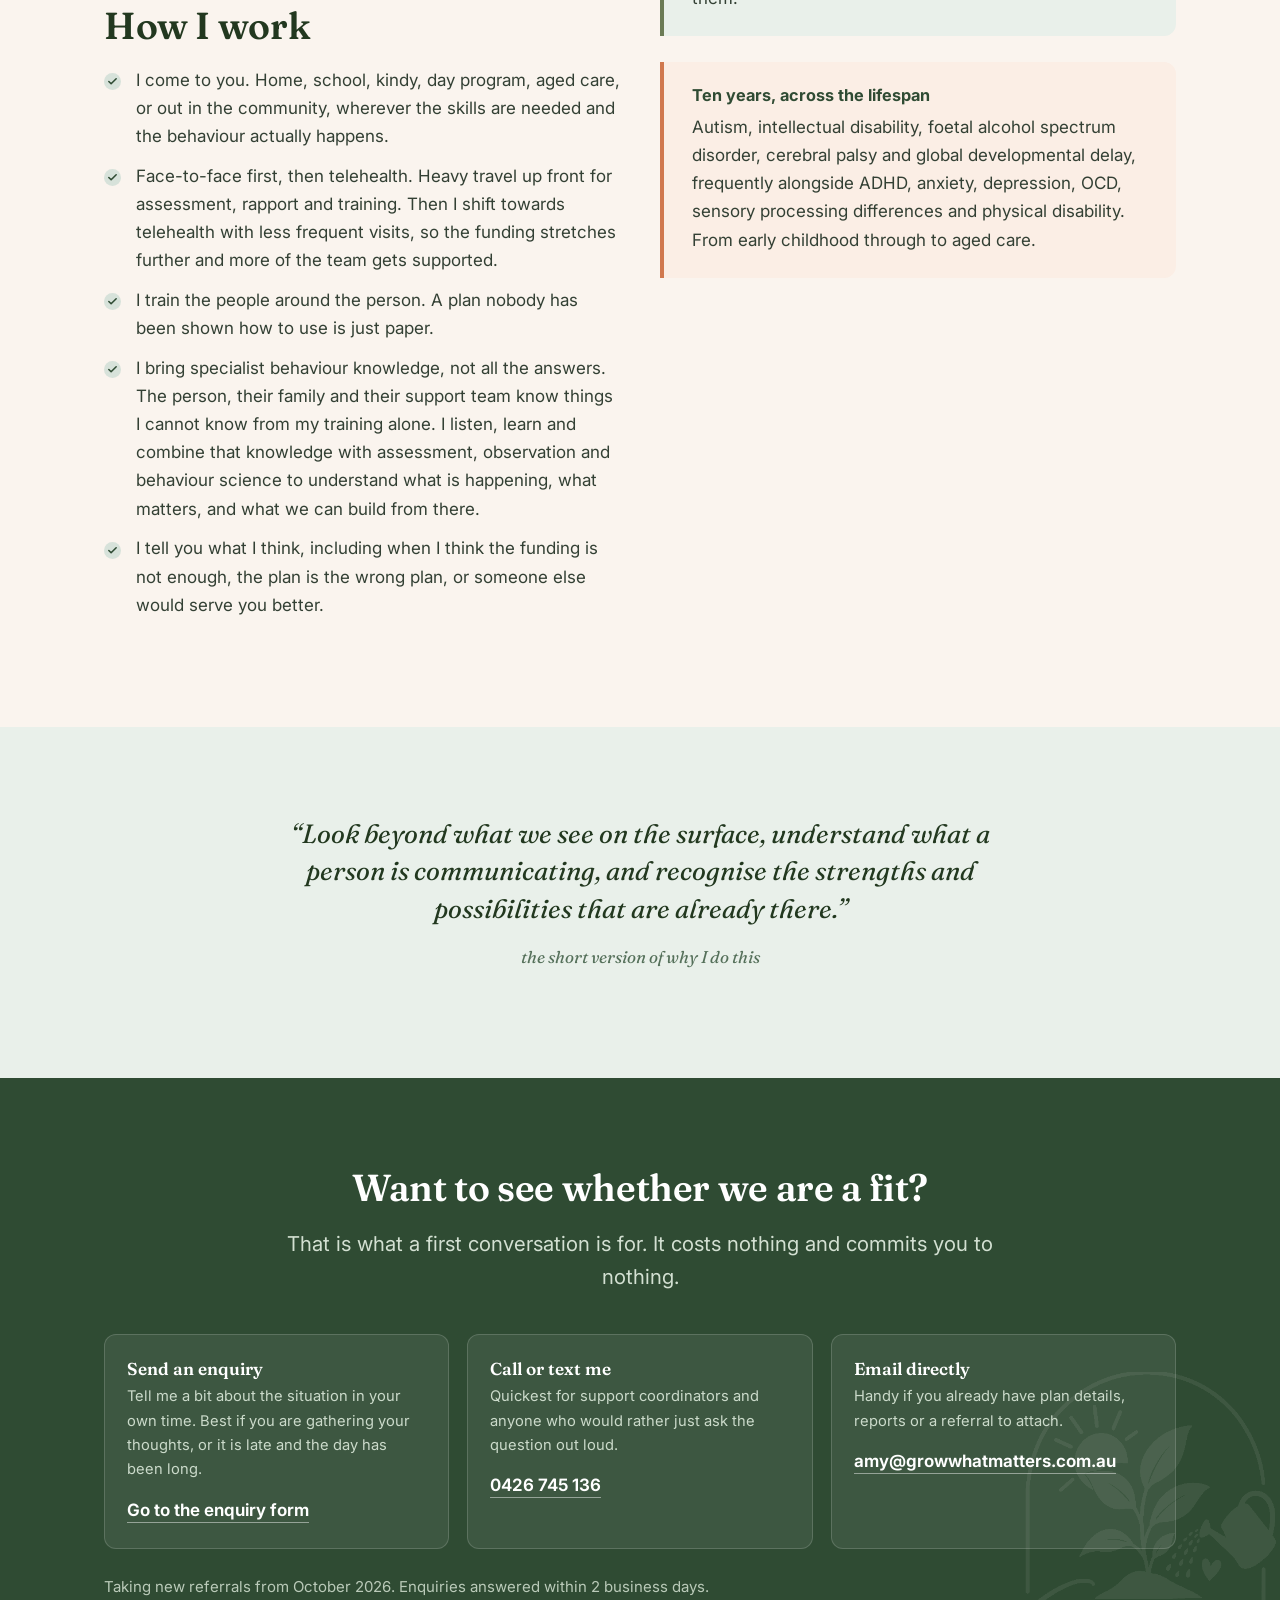
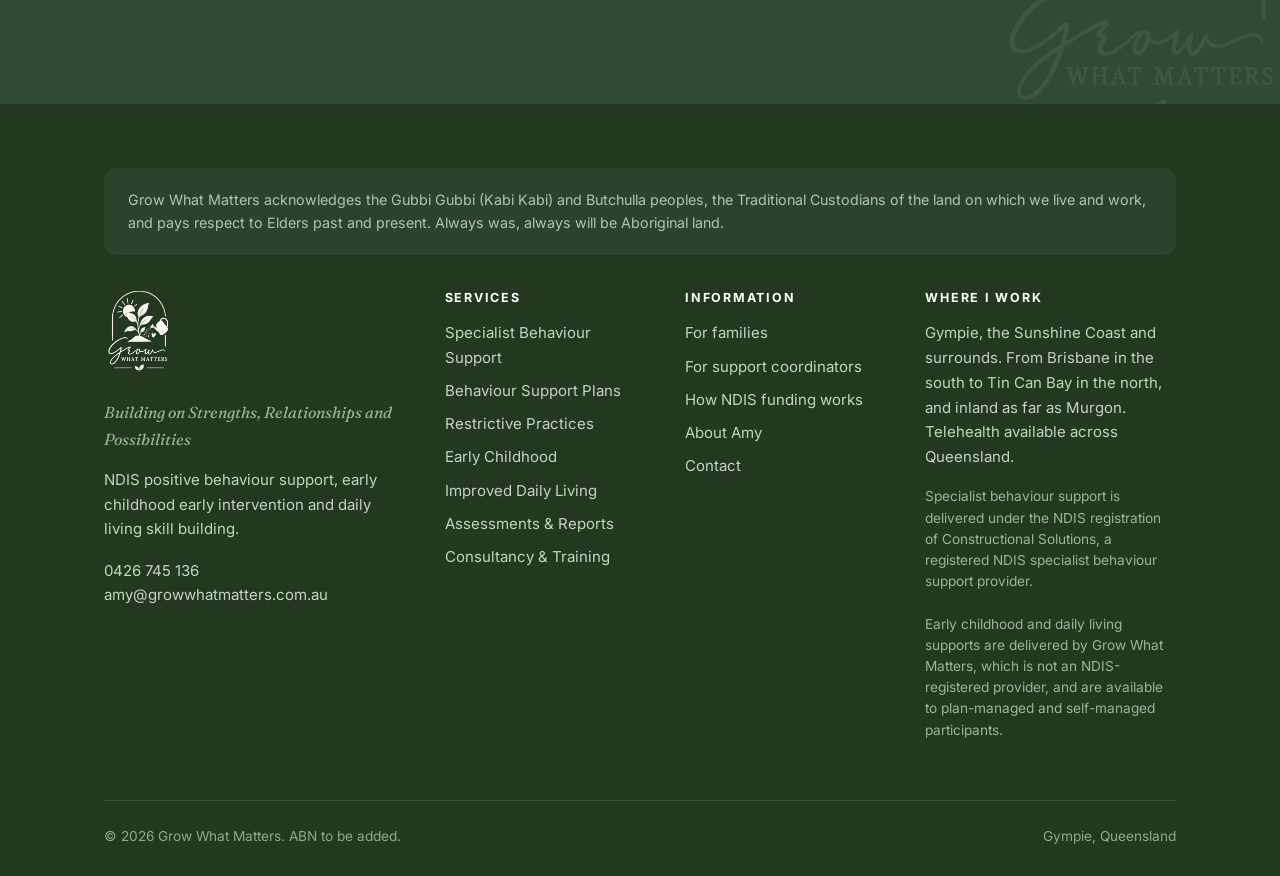
<file: about.html>
<!DOCTYPE html>
<html lang="en-AU">
<head>
<meta charset="utf-8">
<meta name="viewport" content="width=device-width, initial-scale=1">
<title>About Amy | Board Certified Behavior Analyst, Gympie</title>
<meta name="description" content="Amy is a Board Certified Behavior Analyst and NDIS behaviour support practitioner assessed at Advanced level, working in Gympie and on the Sunshine Coast. Master of Education in Applied Behavior Analysis.">
<link rel="canonical" href="https://growwhatmatters.com.au/about.html">
<meta name="theme-color" content="#2F4B33">
<meta property="og:type" content="website">
<meta property="og:site_name" content="Grow What Matters">
<meta property="og:title" content="About Amy | Board Certified Behavior Analyst, Gympie">
<meta property="og:description" content="Amy is a Board Certified Behavior Analyst and NDIS behaviour support practitioner assessed at Advanced level, working in Gympie and on the Sunshine Coast. Master of Education in Applied Behavior Analysis.">
<meta property="og:url" content="https://growwhatmatters.com.au/about.html">
<meta property="og:image" content="https://growwhatmatters.com.au/assets/logo-lockup.png">
<meta property="og:locale" content="en_AU">
<meta name="twitter:card" content="summary_large_image">
<link rel="icon" href="assets/favicon.png" type="image/png">
<link rel="apple-touch-icon" href="assets/favicon.png">
<link rel="preconnect" href="https://fonts.googleapis.com">
<link rel="preconnect" href="https://fonts.gstatic.com" crossorigin>
<link href="https://fonts.googleapis.com/css2?family=Fraunces:ital,opsz,wght@0,9..144,400..700;1,9..144,400..600&family=Inter:wght@400..700&display=swap" rel="stylesheet">
<link rel="stylesheet" href="assets/styles.css">
<script type="application/ld+json">{"@context":"https://schema.org","@type":"ProfessionalService","@id":"https://growwhatmatters.com.au/#business","name":"Grow What Matters","description":"NDIS positive behaviour support, early childhood early intervention and daily living skill building in Gympie, on the Sunshine Coast and surrounds.","url":"https://growwhatmatters.com.au","telephone":"+61 426 745 136","email":"amy@growwhatmatters.com.au","image":"https://growwhatmatters.com.au/assets/logo-badge.png","logo":"https://growwhatmatters.com.au/assets/logo-badge.png","slogan":"Building on Strengths, Relationships and Possibilities","priceRange":"NDIS price guide","address":{"@type":"PostalAddress","addressLocality":"Gympie","addressRegion":"QLD","addressCountry":"AU"},"areaServed":[{"@type":"Place","name":"Gympie"},{"@type":"Place","name":"Sunshine Coast"},{"@type":"Place","name":"Noosa"},{"@type":"Place","name":"Tin Can Bay"},{"@type":"Place","name":"Rainbow Beach"},{"@type":"Place","name":"Cooloola Cove"},{"@type":"Place","name":"Imbil"},{"@type":"Place","name":"Kandanga"},{"@type":"Place","name":"Widgee"},{"@type":"Place","name":"Goomeri"},{"@type":"Place","name":"Murgon"},{"@type":"Place","name":"Kilkivan"},{"@type":"Place","name":"Curra"},{"@type":"Place","name":"Maryborough"},{"@type":"Place","name":"Brisbane"}],"availableLanguage":"English","founder":{"@type":"Person","name":"Amy","jobTitle":"Board Certified Behavior Analyst and NDIS Behaviour Support Practitioner","hasCredential":[{"@type":"EducationalOccupationalCredential","credentialCategory":"certification","name":"Board Certified Behavior Analyst (BCBA)"},{"@type":"EducationalOccupationalCredential","credentialCategory":"degree","name":"Master of Education in Applied Behavior Analysis"},{"@type":"EducationalOccupationalCredential","credentialCategory":"degree","name":"Bachelor of Science in Psychology"}]},"knowsAbout":["Positive Behaviour Support","Applied Behaviour Analysis","Functional Behaviour Assessment","Restrictive Practice Reduction","Early Childhood Early Intervention","NDIS"]}</script>
<script type="application/ld+json">{"@context":"https://schema.org","@type":"BreadcrumbList","itemListElement":[{"@type":"ListItem","position":1,"name":"Home","item":"https://growwhatmatters.com.au/"},{"@type":"ListItem","position":2,"name":"About Amy","item":"https://growwhatmatters.com.au/about.html"}]}</script>
</head>
<body>
<a class="skip" href="#main">Skip to content</a>

<div class="capacity">
  <div class="wrap">
    <span><span class="dot" aria-hidden="true"></span><strong>Taking new referrals from October 2026</strong></span>
    <span>Enquiries answered within 2 business days</span>
    <span><a href="tel:+61426745136">0426 745 136</a></span>
  </div>
</div>

<header class="site-head" data-nav="closed">
  <div class="wrap">
    <a class="brand" href="index.html">
      <img src="assets/logo-badge.png" alt="" width="40" height="49">
      <span class="brand-txt"><b>Grow What Matters</b><span>Behaviour Support</span></span>
    </a>
    <nav class="nav" aria-label="Main">
        <div class="has-sub" data-open="false">
          <button type="button" aria-expanded="false" aria-controls="sub-services">Services<svg viewBox="0 0 24 24" fill="none" stroke="currentColor" stroke-width="2.6" stroke-linecap="round" aria-hidden="true"><polyline points="6 9 12 15 18 9"/></svg></button>
          <div class="submenu" id="sub-services">
            <a href="specialist-behaviour-support.html">Specialist Behaviour Support<small>Assessment, plans, team training</small></a>
            <a href="behaviour-support-plans.html">Behaviour Support Plans<small>What is in one, and how it is built</small></a>
            <a href="restrictive-practices.html">Restrictive Practices<small>Reduction and elimination</small></a>
            <a href="early-childhood-early-intervention.html">Early Childhood<small>Under 9s and their families</small></a>
            <a href="improved-daily-living.html">Improved Daily Living<small>Skill building across the lifespan</small></a>
            <a href="assessments-and-reports.html">Assessments & Reports<small>Evidence for plan reviews</small></a>
            <a href="training-and-consultancy.html">Consultancy & Training<small>Schools, services and private clients</small></a>
          </div>
        </div>
        <div class="has-sub" data-open="false">
          <button type="button" aria-expanded="false" aria-controls="sub-info-for">Info for<svg viewBox="0 0 24 24" fill="none" stroke="currentColor" stroke-width="2.6" stroke-linecap="round" aria-hidden="true"><polyline points="6 9 12 15 18 9"/></svg></button>
          <div class="submenu" id="sub-info-for">
            <a href="for-families.html">Families & participants<small>What support actually looks like</small></a>
            <a href="for-support-coordinators.html">Support coordinators<small>Capacity, referrals, reports</small></a>
            <a href="ndis-funding.html">How NDIS funding works<small>Which budget pays for what</small></a>
          </div>
        </div>
        <a href="positive-behaviour-support-gympie.html">Gympie</a>
        <a href="about.html" aria-current="page">About Amy</a>
        <a href="contact.html">Contact</a>
    </nav>
    <div class="head-cta">
      <a class="btn btn-primary btn-sm" href="contact.html">Make a referral</a>
      <button class="navtoggle" type="button" aria-expanded="false" aria-label="Menu"><svg viewBox="0 0 24 24" fill="none" stroke="currentColor" stroke-width="2.2" stroke-linecap="round" aria-hidden="true"><line x1="3" y1="6" x2="21" y2="6"/><line x1="3" y1="12" x2="21" y2="12"/><line x1="3" y1="18" x2="21" y2="18"/></svg></button>
    </div>
  </div>
</header>

<main id="main">
<div class="wrap"><nav class="crumb" aria-label="Breadcrumb"><a href="index.html">Home</a><span>/</span>About Amy</nav></div>

  <section class="phero">
    <div class="wrap">
      <p class="kicker">The person who turns up</p>
      <h1>Hello, I am Amy</h1>
      <p class="lede">Board Certified Behavior Analyst, NDIS behaviour support practitioner assessed at Advanced level, and the only person you will deal with at Grow What Matters.</p>
    </div>
  </section>

  <section>
    <div class="wrap">
      <div class="area-grid">
        <div>
          <p>I grew up on the Sunshine Coast. I studied in the United States, which is where I began specialising in applied behaviour analysis, and then came home to work here.</p>
          <p>Before starting Grow What Matters I was a program manager in an early intervention centre, and then clinical director for a leading provider of positive behaviour support, improved daily living and early childhood early intervention. That role taught me a great deal about what makes support work at scale. It also taught me what gets lost when a participant becomes a file that moves between clinicians.</p>
          <p>So this practice is deliberately small. One to two new referrals a month, and the person who does your assessment is the person who writes your plan, trains your team and picks up the phone in March when something changes.</p>

          <h2>What drew me to this work</h2>
          <p>I am interested in what is underneath. Behaviour that looks unreasonable from the outside is nearly always a sensible solution to a problem we have not identified yet, and the moment you see the problem, the person stops looking difficult and starts looking resourceful.</p>
          <p>My practice has been shaped particularly by the constructional approach, which reoriented how I work. Rather than cataloguing what we want to reduce, it asks what the person is building towards, what they already have, and what would keep it going. It changes the goals, the plan, and honestly the mood of the whole thing.</p>
          <p>Becoming a mother deepened that. It sharpened my appreciation for how individual every child and every family is, how much of support depends on meeting people exactly where they are, and how useless advice is if it does not fit the life someone is actually living.</p>

          <h2>How I work</h2>
          <ul class="ticks">
            <li>I come to you. Home, school, kindy, day program, aged care, or out in the community, wherever the skills are needed and the behaviour actually happens.</li>
            <li>Face-to-face first, then telehealth. Heavy travel up front for assessment, rapport and training. Then I shift towards telehealth with less frequent visits, so the funding stretches further and more of the team gets supported.</li>
            <li>I train the people around the person. A plan nobody has been shown how to use is just paper.</li>
            <li>I bring specialist behaviour knowledge, not all the answers. The person, their family and their support team know things I cannot know from my training alone. I listen, learn and combine that knowledge with assessment, observation and behaviour science to understand what is happening, what matters, and what we can build from there.</li>
            <li>I tell you what I think, including when I think the funding is not enough, the plan is the wrong plan, or someone else would serve you better.</li>
          </ul>
        </div>
        <div>
          <div class="card" style="margin-bottom:22px">
            <h3>Qualifications and registrations</h3>
            <ul class="ticks small" style="margin-bottom:0">
              <li>Board Certified Behavior Analyst (BCBA), 2021<br><span class="muted">Certificant 1-21-54730, verifiable on the BACB registry</span></li>
              <li>NDIS behaviour support practitioner<br><span class="muted">Assessed as suitable at Advanced level, August 2022 (provisional 2021)</span></li>
              <li>Master of Education in Applied Behavior Analysis, 2020</li>
              <li>Bachelor of Science in Psychology, 2018</li>
              <li>Blue card and NDIS worker screening, current</li>
            </ul>
          </div>
          <div class="callout">
            <h4>What Advanced level means</h4>
            <p>NDIS behaviour support practitioners are assessed against four capability levels: Core, Proficient, Advanced and Specialist. Advanced practitioners work independently with complex presentations, including restrictive practice reduction, and supervise less experienced colleagues.</p>
            <p>Very few providers publish this. If you are comparing providers, it is a fair and useful question to ask all of them.</p>
          </div>
          <div class="callout warm">
            <h4>Ten years, across the lifespan</h4>
            <p>Autism, intellectual disability, foetal alcohol spectrum disorder, cerebral palsy and global developmental delay, frequently alongside ADHD, anxiety, depression, OCD, sensory processing differences and physical disability. From early childhood through to aged care.</p>
          </div>
        </div>
      </div>
    </div>
  </section>

  <section class="bg-mint">
    <div class="wrap narrow center">
      <p class="quote">&ldquo;Look beyond what we see on the surface, understand what a person is communicating, and recognise the strengths and possibilities that are already there.&rdquo;</p>
      <p class="script">the short version of why I do this</p>
    </div>
  </section>

  
  <section class="band">
    <img class="band-mark" src="assets/logo-badge-cream.png" alt="" aria-hidden="true">
    <div class="wrap">
      <div class="sec-head center" style="margin-left:auto;margin-right:auto">
        <h2>Want to see whether we are a fit?</h2>
        <p class="lede">That is what a first conversation is for. It costs nothing and commits you to nothing.</p>
      </div>
      <div class="routes">
        <div class="route">
          <h3>Send an enquiry</h3>
          <p>Tell me a bit about the situation in your own time. Best if you are gathering your thoughts, or it is late and the day has been long.</p>
          <a href="contact.html">Go to the enquiry form</a>
        </div>
        <div class="route">
          <h3>Call or text me</h3>
          <p>Quickest for support coordinators and anyone who would rather just ask the question out loud.</p>
          <a href="tel:+61426745136">0426 745 136</a>
        </div>
        <div class="route">
          <h3>Email directly</h3>
          <p>Handy if you already have plan details, reports or a referral to attach.</p>
          <a href="mailto:amy@growwhatmatters.com.au">amy@growwhatmatters.com.au</a>
        </div>
      </div>
      <p class="small" style="margin-top:26px;color:#BACAB9">Taking new referrals from October 2026. Enquiries answered within 2 business days.</p>
    </div>
  </section>
  
</main>

<footer class="site-foot">
  <div class="wrap">
    <div class="acknowledge">
      Grow What Matters acknowledges the Gubbi Gubbi (Kabi Kabi) and Butchulla peoples, the Traditional Custodians of the land on which we live and work, and pays respect to Elders past and present. Always was, always will be Aboriginal land.
    </div>
    <div class="foot-grid">
      <div>
        <img class="foot-mark" src="assets/logo-badge-cream.png" alt="Grow What Matters">
        <p class="foot-tag">Building on Strengths, Relationships and Possibilities</p>
        <p class="small">NDIS positive behaviour support, early childhood early intervention and daily living skill building.</p>
        <p class="small"><a href="tel:+61426745136">0426 745 136</a><br><a href="mailto:amy@growwhatmatters.com.au">amy@growwhatmatters.com.au</a></p>
      </div>
      <div>
        <h4>Services</h4>
        <ul>
          <li><a href="specialist-behaviour-support.html">Specialist Behaviour Support</a></li>
          <li><a href="behaviour-support-plans.html">Behaviour Support Plans</a></li>
          <li><a href="restrictive-practices.html">Restrictive Practices</a></li>
          <li><a href="early-childhood-early-intervention.html">Early Childhood</a></li>
          <li><a href="improved-daily-living.html">Improved Daily Living</a></li>
          <li><a href="assessments-and-reports.html">Assessments &amp; Reports</a></li>
          <li><a href="training-and-consultancy.html">Consultancy &amp; Training</a></li>
        </ul>
      </div>
      <div>
        <h4>Information</h4>
        <ul>
          <li><a href="for-families.html">For families</a></li>
          <li><a href="for-support-coordinators.html">For support coordinators</a></li>
          <li><a href="ndis-funding.html">How NDIS funding works</a></li>
          <li><a href="about.html">About Amy</a></li>
          <li><a href="contact.html">Contact</a></li>
        </ul>
      </div>
      <div>
        <h4>Where I work</h4>
        <p class="small">Gympie, the Sunshine Coast and surrounds. From Brisbane in the south to Tin Can Bay in the north, and inland as far as Murgon. Telehealth available across Queensland.</p>
        <p class="reg-note">
          Specialist behaviour support is delivered under the NDIS registration of Constructional Solutions, a registered NDIS specialist behaviour support provider.<br><br>
          Early childhood and daily living supports are delivered by Grow What Matters, which is not an NDIS-registered provider, and are available to plan-managed and self-managed participants.
        </p>
      </div>
    </div>
    <div class="foot-bottom">
      <span>&copy; 2026 Grow What Matters. ABN to be added.</span>
      <span>Gympie, Queensland</span>
    </div>
  </div>
</footer>
<script src="assets/site.js"></script>
</body>
</html>
</file>
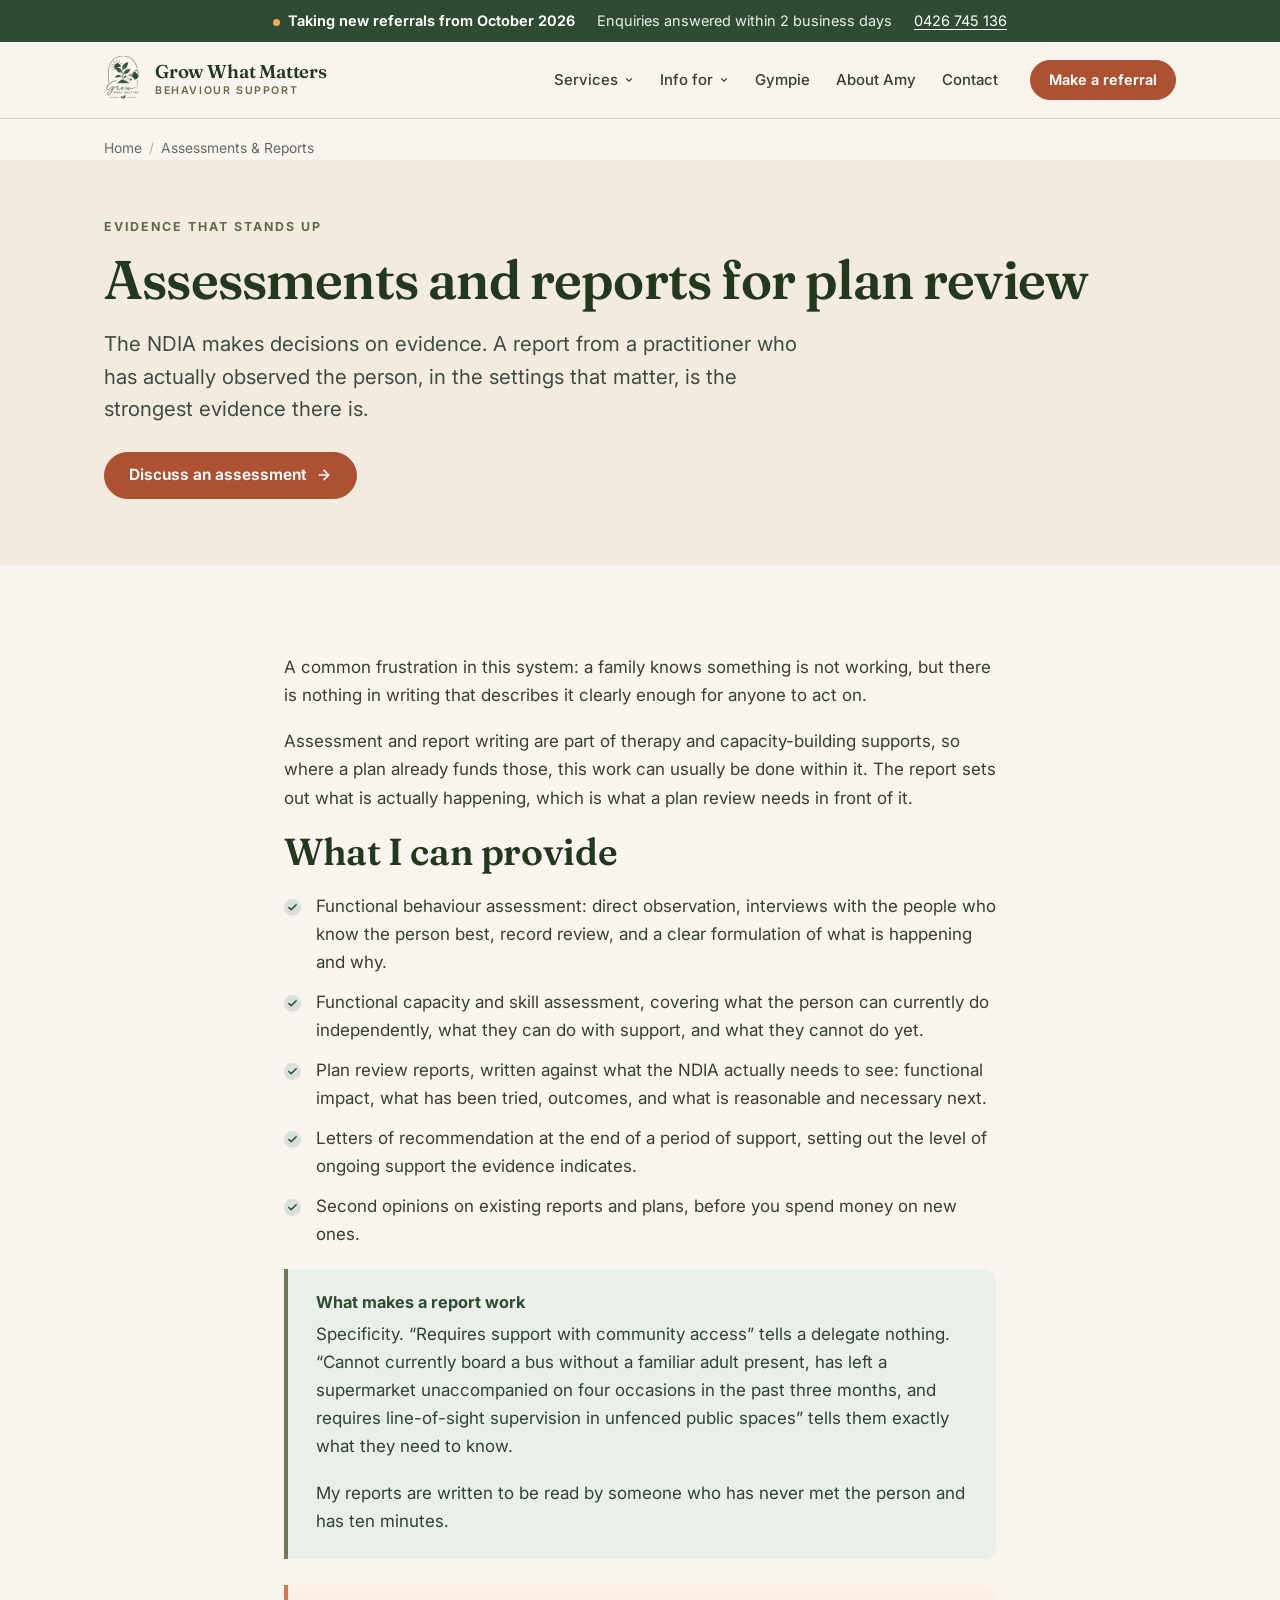
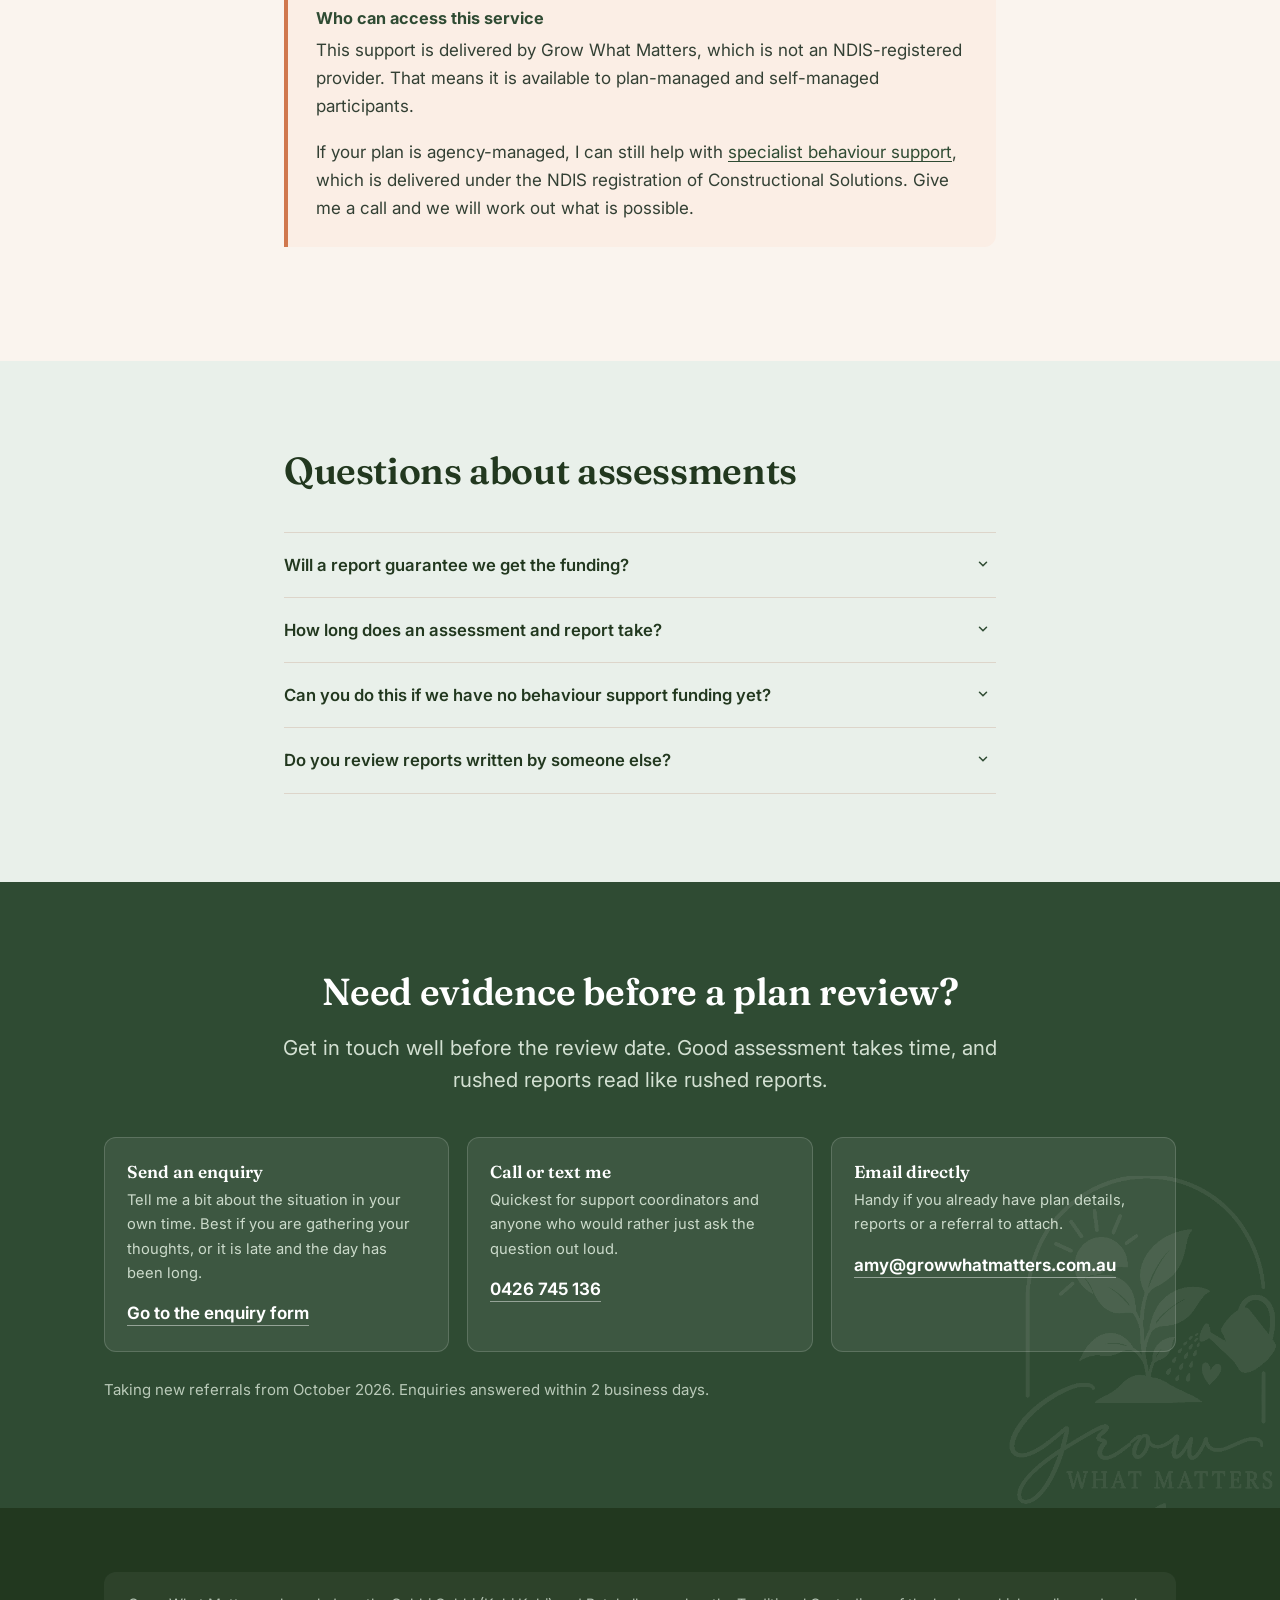
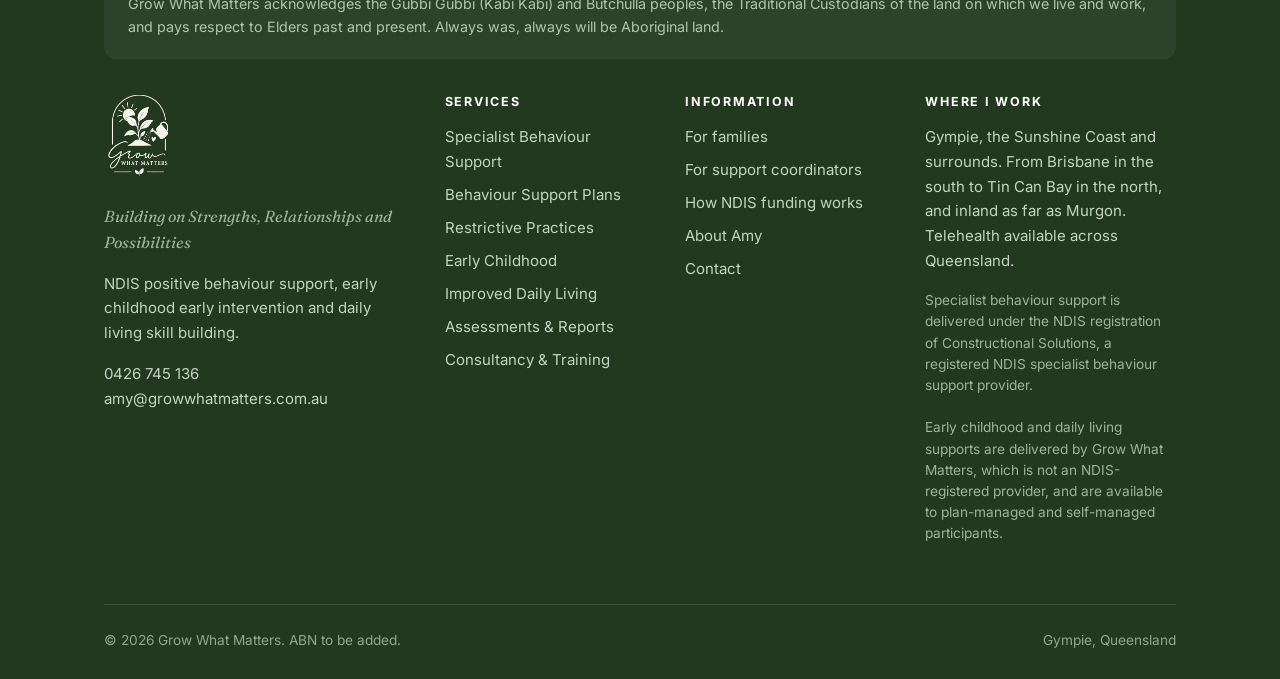
<file: assessments-and-reports.html>
<!DOCTYPE html>
<html lang="en-AU">
<head>
<meta charset="utf-8">
<meta name="viewport" content="width=device-width, initial-scale=1">
<title>Behaviour Assessments &amp;amp; NDIS Plan Review Reports | Gympie</title>
<meta name="description" content="Functional behaviour assessments and NDIS reports that evidence need at plan review, including where a participant needs behaviour support funding added to their plan.">
<link rel="canonical" href="https://growwhatmatters.com.au/assessments-and-reports.html">
<meta name="theme-color" content="#2F4B33">
<meta property="og:type" content="website">
<meta property="og:site_name" content="Grow What Matters">
<meta property="og:title" content="Behaviour Assessments &amp;amp; NDIS Plan Review Reports | Gympie">
<meta property="og:description" content="Functional behaviour assessments and NDIS reports that evidence need at plan review, including where a participant needs behaviour support funding added to their plan.">
<meta property="og:url" content="https://growwhatmatters.com.au/assessments-and-reports.html">
<meta property="og:image" content="https://growwhatmatters.com.au/assets/logo-lockup.png">
<meta property="og:locale" content="en_AU">
<meta name="twitter:card" content="summary_large_image">
<link rel="icon" href="assets/favicon.png" type="image/png">
<link rel="apple-touch-icon" href="assets/favicon.png">
<link rel="preconnect" href="https://fonts.googleapis.com">
<link rel="preconnect" href="https://fonts.gstatic.com" crossorigin>
<link href="https://fonts.googleapis.com/css2?family=Fraunces:ital,opsz,wght@0,9..144,400..700;1,9..144,400..600&family=Inter:wght@400..700&display=swap" rel="stylesheet">
<link rel="stylesheet" href="assets/styles.css">
<script type="application/ld+json">{"@context":"https://schema.org","@type":"ProfessionalService","@id":"https://growwhatmatters.com.au/#business","name":"Grow What Matters","description":"NDIS positive behaviour support, early childhood early intervention and daily living skill building in Gympie, on the Sunshine Coast and surrounds.","url":"https://growwhatmatters.com.au","telephone":"+61 426 745 136","email":"amy@growwhatmatters.com.au","image":"https://growwhatmatters.com.au/assets/logo-badge.png","logo":"https://growwhatmatters.com.au/assets/logo-badge.png","slogan":"Building on Strengths, Relationships and Possibilities","priceRange":"NDIS price guide","address":{"@type":"PostalAddress","addressLocality":"Gympie","addressRegion":"QLD","addressCountry":"AU"},"areaServed":[{"@type":"Place","name":"Gympie"},{"@type":"Place","name":"Sunshine Coast"},{"@type":"Place","name":"Noosa"},{"@type":"Place","name":"Tin Can Bay"},{"@type":"Place","name":"Rainbow Beach"},{"@type":"Place","name":"Cooloola Cove"},{"@type":"Place","name":"Imbil"},{"@type":"Place","name":"Kandanga"},{"@type":"Place","name":"Widgee"},{"@type":"Place","name":"Goomeri"},{"@type":"Place","name":"Murgon"},{"@type":"Place","name":"Kilkivan"},{"@type":"Place","name":"Curra"},{"@type":"Place","name":"Maryborough"},{"@type":"Place","name":"Brisbane"}],"availableLanguage":"English","founder":{"@type":"Person","name":"Amy","jobTitle":"Board Certified Behavior Analyst and NDIS Behaviour Support Practitioner","hasCredential":[{"@type":"EducationalOccupationalCredential","credentialCategory":"certification","name":"Board Certified Behavior Analyst (BCBA)"},{"@type":"EducationalOccupationalCredential","credentialCategory":"degree","name":"Master of Education in Applied Behavior Analysis"},{"@type":"EducationalOccupationalCredential","credentialCategory":"degree","name":"Bachelor of Science in Psychology"}]},"knowsAbout":["Positive Behaviour Support","Applied Behaviour Analysis","Functional Behaviour Assessment","Restrictive Practice Reduction","Early Childhood Early Intervention","NDIS"]}</script>
<script type="application/ld+json">{"@context":"https://schema.org","@type":"BreadcrumbList","itemListElement":[{"@type":"ListItem","position":1,"name":"Home","item":"https://growwhatmatters.com.au/"},{"@type":"ListItem","position":2,"name":"Assessments & Reports","item":"https://growwhatmatters.com.au/assessments-and-reports.html"}]}</script>
<script type="application/ld+json">{"@context":"https://schema.org","@type":"FAQPage","mainEntity":[{"@type":"Question","name":"Will a report guarantee we get the funding?","acceptedAnswer":{"@type":"Answer","text":"No, and be wary of anyone who says it will. What a good report does is give the NDIA clear, specific evidence of functional need, what has been tried, and what is reasonable and necessary as a result. That is what decisions are made on. I will also tell you honestly if I do not think the evidence supports what you are asking for."}},{"@type":"Question","name":"How long does an assessment and report take?","acceptedAnswer":{"@type":"Answer","text":"It depends on how many settings and people are involved. I will give you a written estimate of hours before starting, so it can be checked against what is in the plan."}},{"@type":"Question","name":"Can you do this if we have no behaviour support funding yet?","acceptedAnswer":{"@type":"Answer","text":"Often, yes. Assessment and reporting sit within therapy and capacity-building supports, so where your plan already funds those, the work can usually be done within it. I will tell you honestly at the start whether what you have will cover it."}},{"@type":"Question","name":"Do you review reports written by someone else?","acceptedAnswer":{"@type":"Answer","text":"Yes. Sometimes what you have is stronger than you think and simply needs framing differently for a plan review. Sometimes it genuinely will not do the job. Either way you will get a straight answer before you spend money."}}]}</script>
</head>
<body>
<a class="skip" href="#main">Skip to content</a>

<div class="capacity">
  <div class="wrap">
    <span><span class="dot" aria-hidden="true"></span><strong>Taking new referrals from October 2026</strong></span>
    <span>Enquiries answered within 2 business days</span>
    <span><a href="tel:+61426745136">0426 745 136</a></span>
  </div>
</div>

<header class="site-head" data-nav="closed">
  <div class="wrap">
    <a class="brand" href="index.html">
      <img src="assets/logo-badge.png" alt="" width="40" height="49">
      <span class="brand-txt"><b>Grow What Matters</b><span>Behaviour Support</span></span>
    </a>
    <nav class="nav" aria-label="Main">
        <div class="has-sub" data-open="false">
          <button type="button" aria-expanded="false" aria-controls="sub-services">Services<svg viewBox="0 0 24 24" fill="none" stroke="currentColor" stroke-width="2.6" stroke-linecap="round" aria-hidden="true"><polyline points="6 9 12 15 18 9"/></svg></button>
          <div class="submenu" id="sub-services">
            <a href="specialist-behaviour-support.html">Specialist Behaviour Support<small>Assessment, plans, team training</small></a>
            <a href="behaviour-support-plans.html">Behaviour Support Plans<small>What is in one, and how it is built</small></a>
            <a href="restrictive-practices.html">Restrictive Practices<small>Reduction and elimination</small></a>
            <a href="early-childhood-early-intervention.html">Early Childhood<small>Under 9s and their families</small></a>
            <a href="improved-daily-living.html">Improved Daily Living<small>Skill building across the lifespan</small></a>
            <a href="assessments-and-reports.html" aria-current="page">Assessments & Reports<small>Evidence for plan reviews</small></a>
            <a href="training-and-consultancy.html">Consultancy & Training<small>Schools, services and private clients</small></a>
          </div>
        </div>
        <div class="has-sub" data-open="false">
          <button type="button" aria-expanded="false" aria-controls="sub-info-for">Info for<svg viewBox="0 0 24 24" fill="none" stroke="currentColor" stroke-width="2.6" stroke-linecap="round" aria-hidden="true"><polyline points="6 9 12 15 18 9"/></svg></button>
          <div class="submenu" id="sub-info-for">
            <a href="for-families.html">Families & participants<small>What support actually looks like</small></a>
            <a href="for-support-coordinators.html">Support coordinators<small>Capacity, referrals, reports</small></a>
            <a href="ndis-funding.html">How NDIS funding works<small>Which budget pays for what</small></a>
          </div>
        </div>
        <a href="positive-behaviour-support-gympie.html">Gympie</a>
        <a href="about.html">About Amy</a>
        <a href="contact.html">Contact</a>
    </nav>
    <div class="head-cta">
      <a class="btn btn-primary btn-sm" href="contact.html">Make a referral</a>
      <button class="navtoggle" type="button" aria-expanded="false" aria-label="Menu"><svg viewBox="0 0 24 24" fill="none" stroke="currentColor" stroke-width="2.2" stroke-linecap="round" aria-hidden="true"><line x1="3" y1="6" x2="21" y2="6"/><line x1="3" y1="12" x2="21" y2="12"/><line x1="3" y1="18" x2="21" y2="18"/></svg></button>
    </div>
  </div>
</header>

<main id="main">
<div class="wrap"><nav class="crumb" aria-label="Breadcrumb"><a href="index.html">Home</a><span>/</span>Assessments & Reports</nav></div>

  <section class="phero">
    <div class="wrap">
      <p class="kicker">Evidence that stands up</p>
      <h1>Assessments and reports for plan review</h1>
      <p class="lede">The NDIA makes decisions on evidence. A report from a practitioner who has actually observed the person, in the settings that matter, is the strongest evidence there is.</p>
      <div class="cta-row" style="margin-top:26px">
        <a class="btn btn-primary" href="contact.html">Discuss an assessment<svg viewBox="0 0 24 24" fill="none" stroke="currentColor" stroke-width="2.4" stroke-linecap="round" stroke-linejoin="round" aria-hidden="true"><line x1="5" y1="12" x2="19" y2="12"/><polyline points="12 5 19 12 12 19"/></svg></a>
      </div>
    </div>
  </section>

  <section>
    <div class="wrap narrow">
      <p>A common frustration in this system: a family knows something is not working, but there is nothing in writing that describes it clearly enough for anyone to act on.</p>
      <p>Assessment and report writing are part of therapy and capacity-building supports, so where a plan already funds those, this work can usually be done within it. The report sets out what is actually happening, which is what a plan review needs in front of it.</p>

      <h2>What I can provide</h2>
      <ul class="ticks">
        <li>Functional behaviour assessment: direct observation, interviews with the people who know the person best, record review, and a clear formulation of what is happening and why.</li>
        <li>Functional capacity and skill assessment, covering what the person can currently do independently, what they can do with support, and what they cannot do yet.</li>
        <li>Plan review reports, written against what the NDIA actually needs to see: functional impact, what has been tried, outcomes, and what is reasonable and necessary next.</li>
        <li>Letters of recommendation at the end of a period of support, setting out the level of ongoing support the evidence indicates.</li>
        <li>Second opinions on existing reports and plans, before you spend money on new ones.</li>
      </ul>

      <div class="callout">
        <h4>What makes a report work</h4>
        <p>Specificity. &ldquo;Requires support with community access&rdquo; tells a delegate nothing. &ldquo;Cannot currently board a bus without a familiar adult present, has left a supermarket unaccompanied on four occasions in the past three months, and requires line-of-sight supervision in unfenced public spaces&rdquo; tells them exactly what they need to know.</p>
        <p>My reports are written to be read by someone who has never met the person and has ten minutes.</p>
      </div>

      <div class="callout warm">
        <h4>Who can access this service</h4>
        <p>This support is delivered by Grow What Matters, which is not an NDIS-registered provider. That means it is available to plan-managed and self-managed participants.</p>
        <p>If your plan is agency-managed, I can still help with <a href="specialist-behaviour-support.html">specialist behaviour support</a>, which is delivered under the NDIS registration of Constructional Solutions. Give me a call and we will work out what is possible.</p>
      </div>
    </div>
  </section>

  <section class="bg-mint">
    <div class="wrap narrow">
      <div class="sec-head"><h2>Questions about assessments</h2></div>
      <div class="faq"><details><summary>Will a report guarantee we get the funding?</summary><div class="ans"><p>No, and be wary of anyone who says it will. What a good report does is give the NDIA clear, specific evidence of functional need, what has been tried, and what is reasonable and necessary as a result. That is what decisions are made on. I will also tell you honestly if I do not think the evidence supports what you are asking for.</p></div></details>
<details><summary>How long does an assessment and report take?</summary><div class="ans"><p>It depends on how many settings and people are involved. I will give you a written estimate of hours before starting, so it can be checked against what is in the plan.</p></div></details>
<details><summary>Can you do this if we have no behaviour support funding yet?</summary><div class="ans"><p>Often, yes. Assessment and reporting sit within therapy and capacity-building supports, so where your plan already funds those, the work can usually be done within it. I will tell you honestly at the start whether what you have will cover it.</p></div></details>
<details><summary>Do you review reports written by someone else?</summary><div class="ans"><p>Yes. Sometimes what you have is stronger than you think and simply needs framing differently for a plan review. Sometimes it genuinely will not do the job. Either way you will get a straight answer before you spend money.</p></div></details></div>
    </div>
  </section>

  
  <section class="band">
    <img class="band-mark" src="assets/logo-badge-cream.png" alt="" aria-hidden="true">
    <div class="wrap">
      <div class="sec-head center" style="margin-left:auto;margin-right:auto">
        <h2>Need evidence before a plan review?</h2>
        <p class="lede">Get in touch well before the review date. Good assessment takes time, and rushed reports read like rushed reports.</p>
      </div>
      <div class="routes">
        <div class="route">
          <h3>Send an enquiry</h3>
          <p>Tell me a bit about the situation in your own time. Best if you are gathering your thoughts, or it is late and the day has been long.</p>
          <a href="contact.html">Go to the enquiry form</a>
        </div>
        <div class="route">
          <h3>Call or text me</h3>
          <p>Quickest for support coordinators and anyone who would rather just ask the question out loud.</p>
          <a href="tel:+61426745136">0426 745 136</a>
        </div>
        <div class="route">
          <h3>Email directly</h3>
          <p>Handy if you already have plan details, reports or a referral to attach.</p>
          <a href="mailto:amy@growwhatmatters.com.au">amy@growwhatmatters.com.au</a>
        </div>
      </div>
      <p class="small" style="margin-top:26px;color:#BACAB9">Taking new referrals from October 2026. Enquiries answered within 2 business days.</p>
    </div>
  </section>
  
</main>

<footer class="site-foot">
  <div class="wrap">
    <div class="acknowledge">
      Grow What Matters acknowledges the Gubbi Gubbi (Kabi Kabi) and Butchulla peoples, the Traditional Custodians of the land on which we live and work, and pays respect to Elders past and present. Always was, always will be Aboriginal land.
    </div>
    <div class="foot-grid">
      <div>
        <img class="foot-mark" src="assets/logo-badge-cream.png" alt="Grow What Matters">
        <p class="foot-tag">Building on Strengths, Relationships and Possibilities</p>
        <p class="small">NDIS positive behaviour support, early childhood early intervention and daily living skill building.</p>
        <p class="small"><a href="tel:+61426745136">0426 745 136</a><br><a href="mailto:amy@growwhatmatters.com.au">amy@growwhatmatters.com.au</a></p>
      </div>
      <div>
        <h4>Services</h4>
        <ul>
          <li><a href="specialist-behaviour-support.html">Specialist Behaviour Support</a></li>
          <li><a href="behaviour-support-plans.html">Behaviour Support Plans</a></li>
          <li><a href="restrictive-practices.html">Restrictive Practices</a></li>
          <li><a href="early-childhood-early-intervention.html">Early Childhood</a></li>
          <li><a href="improved-daily-living.html">Improved Daily Living</a></li>
          <li><a href="assessments-and-reports.html">Assessments &amp; Reports</a></li>
          <li><a href="training-and-consultancy.html">Consultancy &amp; Training</a></li>
        </ul>
      </div>
      <div>
        <h4>Information</h4>
        <ul>
          <li><a href="for-families.html">For families</a></li>
          <li><a href="for-support-coordinators.html">For support coordinators</a></li>
          <li><a href="ndis-funding.html">How NDIS funding works</a></li>
          <li><a href="about.html">About Amy</a></li>
          <li><a href="contact.html">Contact</a></li>
        </ul>
      </div>
      <div>
        <h4>Where I work</h4>
        <p class="small">Gympie, the Sunshine Coast and surrounds. From Brisbane in the south to Tin Can Bay in the north, and inland as far as Murgon. Telehealth available across Queensland.</p>
        <p class="reg-note">
          Specialist behaviour support is delivered under the NDIS registration of Constructional Solutions, a registered NDIS specialist behaviour support provider.<br><br>
          Early childhood and daily living supports are delivered by Grow What Matters, which is not an NDIS-registered provider, and are available to plan-managed and self-managed participants.
        </p>
      </div>
    </div>
    <div class="foot-bottom">
      <span>&copy; 2026 Grow What Matters. ABN to be added.</span>
      <span>Gympie, Queensland</span>
    </div>
  </div>
</footer>
<script src="assets/site.js"></script>
</body>
</html>
</file>
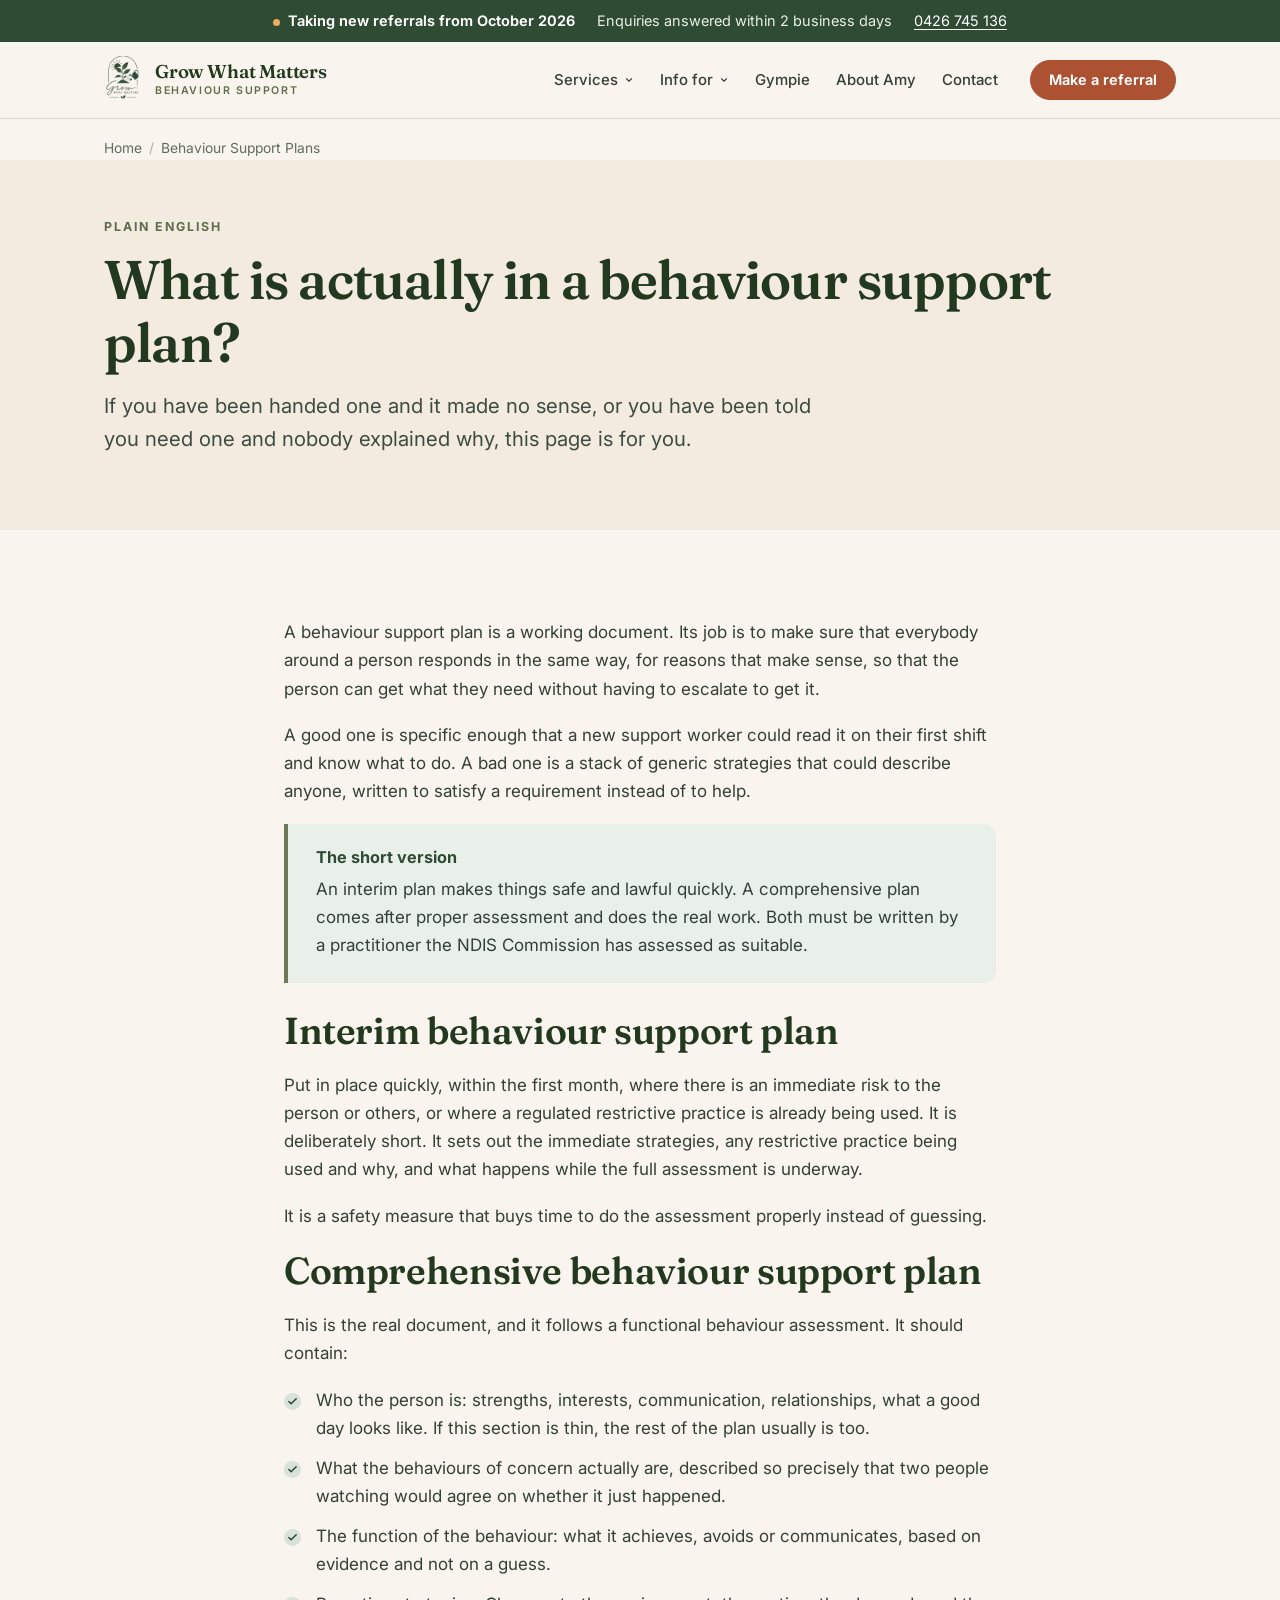
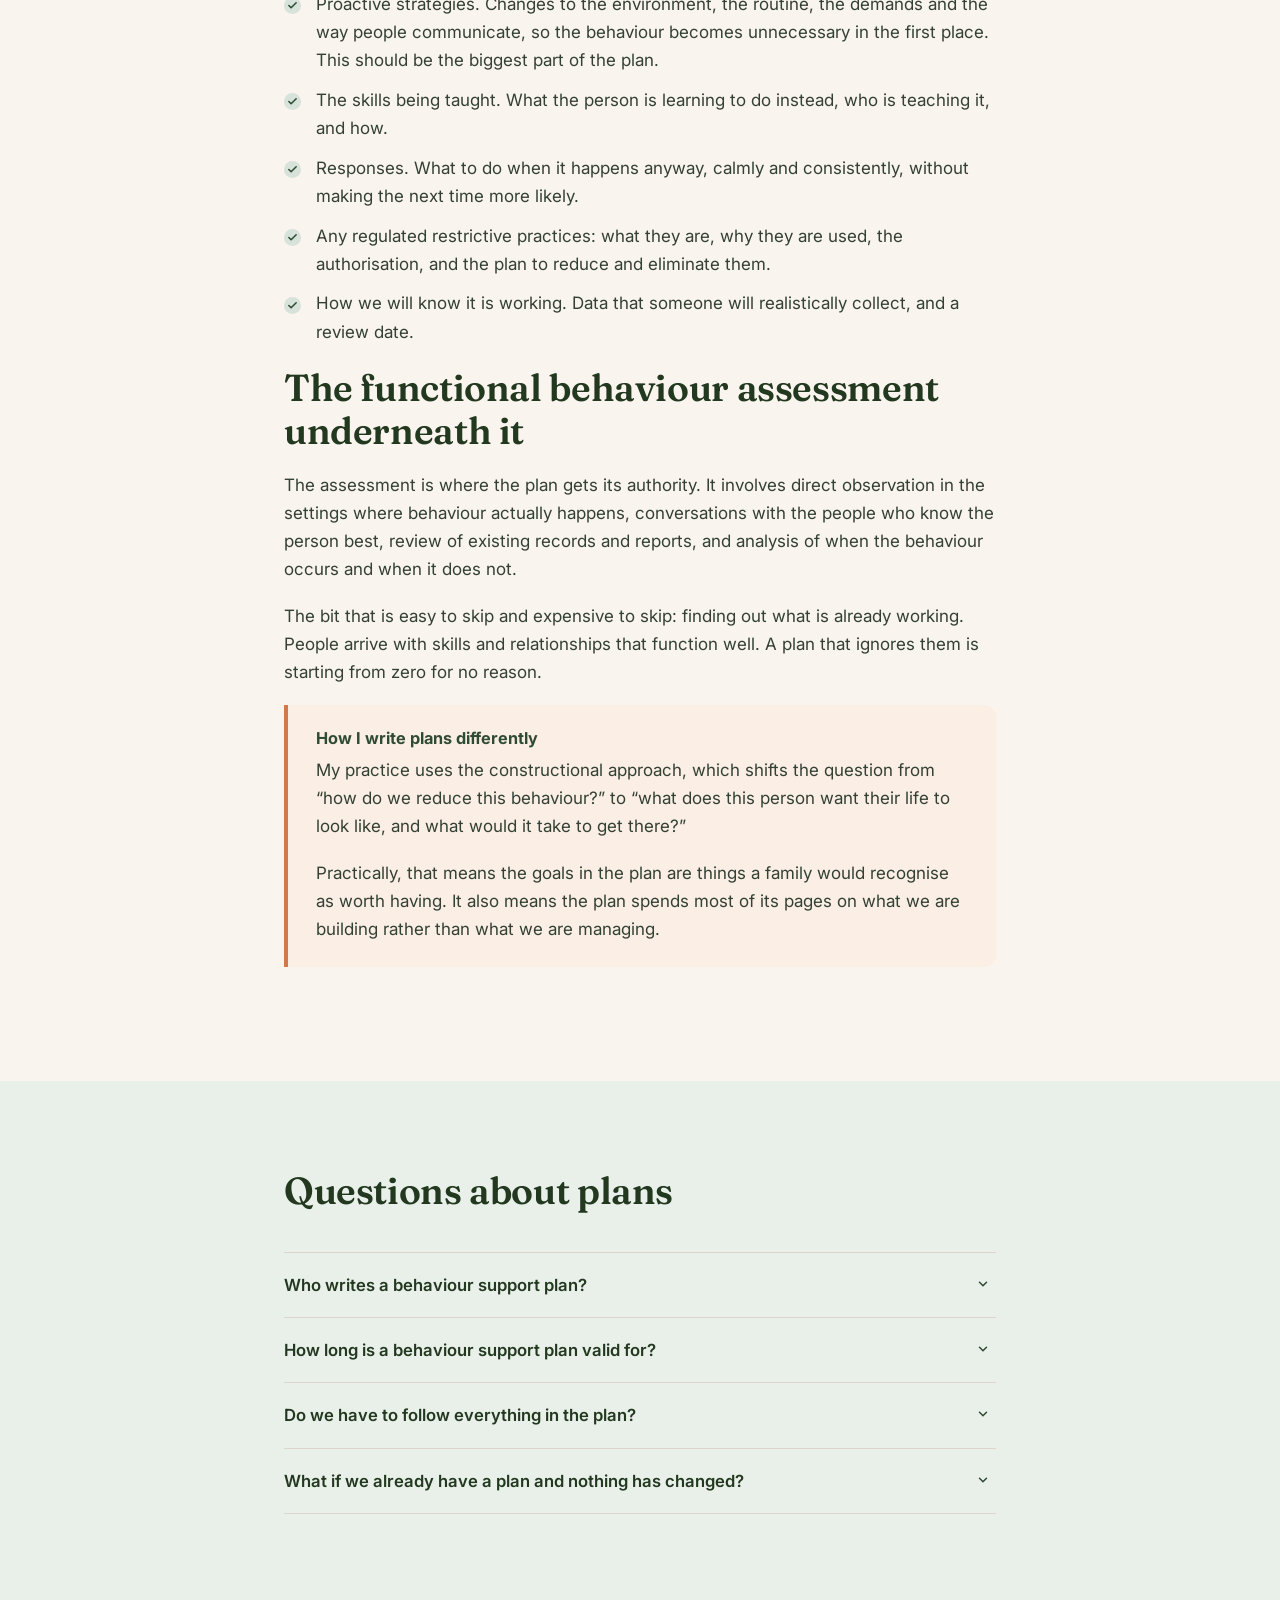
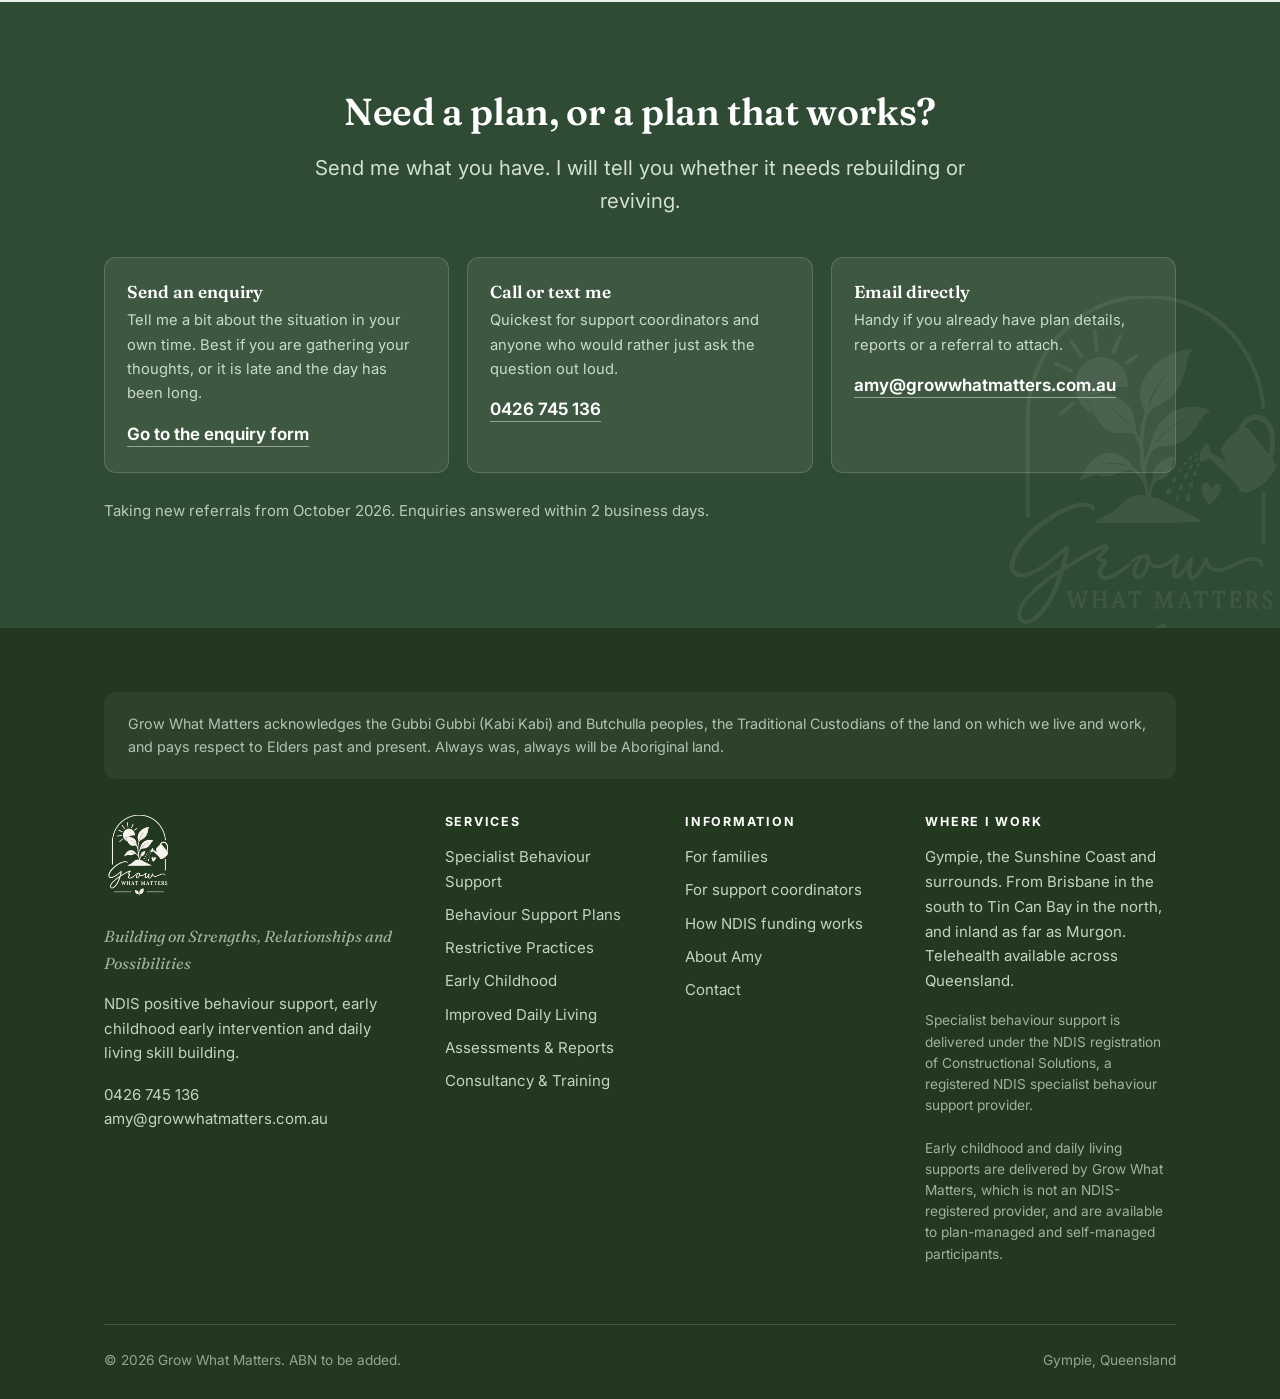
<file: behaviour-support-plans.html>
<!DOCTYPE html>
<html lang="en-AU">
<head>
<meta charset="utf-8">
<meta name="viewport" content="width=device-width, initial-scale=1">
<title>What Is In an NDIS Behaviour Support Plan? | Grow What Matters</title>
<meta name="description" content="A plain-English guide to NDIS behaviour support plans: what goes in an interim plan and a comprehensive plan, how a functional behaviour assessment works, who can write one, and how often they are reviewed.">
<link rel="canonical" href="https://growwhatmatters.com.au/behaviour-support-plans.html">
<meta name="theme-color" content="#2F4B33">
<meta property="og:type" content="website">
<meta property="og:site_name" content="Grow What Matters">
<meta property="og:title" content="What Is In an NDIS Behaviour Support Plan? | Grow What Matters">
<meta property="og:description" content="A plain-English guide to NDIS behaviour support plans: what goes in an interim plan and a comprehensive plan, how a functional behaviour assessment works, who can write one, and how often they are reviewed.">
<meta property="og:url" content="https://growwhatmatters.com.au/behaviour-support-plans.html">
<meta property="og:image" content="https://growwhatmatters.com.au/assets/logo-lockup.png">
<meta property="og:locale" content="en_AU">
<meta name="twitter:card" content="summary_large_image">
<link rel="icon" href="assets/favicon.png" type="image/png">
<link rel="apple-touch-icon" href="assets/favicon.png">
<link rel="preconnect" href="https://fonts.googleapis.com">
<link rel="preconnect" href="https://fonts.gstatic.com" crossorigin>
<link href="https://fonts.googleapis.com/css2?family=Fraunces:ital,opsz,wght@0,9..144,400..700;1,9..144,400..600&family=Inter:wght@400..700&display=swap" rel="stylesheet">
<link rel="stylesheet" href="assets/styles.css">
<script type="application/ld+json">{"@context":"https://schema.org","@type":"ProfessionalService","@id":"https://growwhatmatters.com.au/#business","name":"Grow What Matters","description":"NDIS positive behaviour support, early childhood early intervention and daily living skill building in Gympie, on the Sunshine Coast and surrounds.","url":"https://growwhatmatters.com.au","telephone":"+61 426 745 136","email":"amy@growwhatmatters.com.au","image":"https://growwhatmatters.com.au/assets/logo-badge.png","logo":"https://growwhatmatters.com.au/assets/logo-badge.png","slogan":"Building on Strengths, Relationships and Possibilities","priceRange":"NDIS price guide","address":{"@type":"PostalAddress","addressLocality":"Gympie","addressRegion":"QLD","addressCountry":"AU"},"areaServed":[{"@type":"Place","name":"Gympie"},{"@type":"Place","name":"Sunshine Coast"},{"@type":"Place","name":"Noosa"},{"@type":"Place","name":"Tin Can Bay"},{"@type":"Place","name":"Rainbow Beach"},{"@type":"Place","name":"Cooloola Cove"},{"@type":"Place","name":"Imbil"},{"@type":"Place","name":"Kandanga"},{"@type":"Place","name":"Widgee"},{"@type":"Place","name":"Goomeri"},{"@type":"Place","name":"Murgon"},{"@type":"Place","name":"Kilkivan"},{"@type":"Place","name":"Curra"},{"@type":"Place","name":"Maryborough"},{"@type":"Place","name":"Brisbane"}],"availableLanguage":"English","founder":{"@type":"Person","name":"Amy","jobTitle":"Board Certified Behavior Analyst and NDIS Behaviour Support Practitioner","hasCredential":[{"@type":"EducationalOccupationalCredential","credentialCategory":"certification","name":"Board Certified Behavior Analyst (BCBA)"},{"@type":"EducationalOccupationalCredential","credentialCategory":"degree","name":"Master of Education in Applied Behavior Analysis"},{"@type":"EducationalOccupationalCredential","credentialCategory":"degree","name":"Bachelor of Science in Psychology"}]},"knowsAbout":["Positive Behaviour Support","Applied Behaviour Analysis","Functional Behaviour Assessment","Restrictive Practice Reduction","Early Childhood Early Intervention","NDIS"]}</script>
<script type="application/ld+json">{"@context":"https://schema.org","@type":"BreadcrumbList","itemListElement":[{"@type":"ListItem","position":1,"name":"Home","item":"https://growwhatmatters.com.au/"},{"@type":"ListItem","position":2,"name":"Behaviour Support Plans","item":"https://growwhatmatters.com.au/behaviour-support-plans.html"}]}</script>
<script type="application/ld+json">{"@context":"https://schema.org","@type":"FAQPage","mainEntity":[{"@type":"Question","name":"Who writes a behaviour support plan?","acceptedAnswer":{"@type":"Answer","text":"An NDIS behaviour support practitioner who has been assessed as suitable by the NDIS Quality and Safeguards Commission, and who is employed or engaged by a registered specialist behaviour support provider. It is not something a support coordinator, support worker or service manager can write."}},{"@type":"Question","name":"How long is a behaviour support plan valid for?","acceptedAnswer":{"@type":"Answer","text":"Plans are reviewed regularly, and must be reviewed when circumstances change: a new setting, a new service, a change in the person&rsquo;s health, or the behaviour itself changing. Where regulated restrictive practices are in place, review requirements are stricter. I will tell you the schedule that applies to your situation."}},{"@type":"Question","name":"Do we have to follow everything in the plan?","acceptedAnswer":{"@type":"Answer","text":"If the plan contains regulated restrictive practices, implementing providers have legal obligations under the NDIS rules, including being trained in the plan. Beyond that, a plan works because people use it, not because they are told to. If part of a plan is not workable in your house or your service, tell me and we will change it. A plan nobody can follow is a failed plan."}},{"@type":"Question","name":"What if we already have a plan and nothing has changed?","acceptedAnswer":{"@type":"Answer","text":"That is a common reason people call. Usually one of three things has happened: the plan was never built on a proper functional assessment, nobody was trained in it, or it was written for compliance instead of for use. All three are fixable, and the fix is usually cheaper than starting over."}}]}</script>
</head>
<body>
<a class="skip" href="#main">Skip to content</a>

<div class="capacity">
  <div class="wrap">
    <span><span class="dot" aria-hidden="true"></span><strong>Taking new referrals from October 2026</strong></span>
    <span>Enquiries answered within 2 business days</span>
    <span><a href="tel:+61426745136">0426 745 136</a></span>
  </div>
</div>

<header class="site-head" data-nav="closed">
  <div class="wrap">
    <a class="brand" href="index.html">
      <img src="assets/logo-badge.png" alt="" width="40" height="49">
      <span class="brand-txt"><b>Grow What Matters</b><span>Behaviour Support</span></span>
    </a>
    <nav class="nav" aria-label="Main">
        <div class="has-sub" data-open="false">
          <button type="button" aria-expanded="false" aria-controls="sub-services">Services<svg viewBox="0 0 24 24" fill="none" stroke="currentColor" stroke-width="2.6" stroke-linecap="round" aria-hidden="true"><polyline points="6 9 12 15 18 9"/></svg></button>
          <div class="submenu" id="sub-services">
            <a href="specialist-behaviour-support.html">Specialist Behaviour Support<small>Assessment, plans, team training</small></a>
            <a href="behaviour-support-plans.html" aria-current="page">Behaviour Support Plans<small>What is in one, and how it is built</small></a>
            <a href="restrictive-practices.html">Restrictive Practices<small>Reduction and elimination</small></a>
            <a href="early-childhood-early-intervention.html">Early Childhood<small>Under 9s and their families</small></a>
            <a href="improved-daily-living.html">Improved Daily Living<small>Skill building across the lifespan</small></a>
            <a href="assessments-and-reports.html">Assessments & Reports<small>Evidence for plan reviews</small></a>
            <a href="training-and-consultancy.html">Consultancy & Training<small>Schools, services and private clients</small></a>
          </div>
        </div>
        <div class="has-sub" data-open="false">
          <button type="button" aria-expanded="false" aria-controls="sub-info-for">Info for<svg viewBox="0 0 24 24" fill="none" stroke="currentColor" stroke-width="2.6" stroke-linecap="round" aria-hidden="true"><polyline points="6 9 12 15 18 9"/></svg></button>
          <div class="submenu" id="sub-info-for">
            <a href="for-families.html">Families & participants<small>What support actually looks like</small></a>
            <a href="for-support-coordinators.html">Support coordinators<small>Capacity, referrals, reports</small></a>
            <a href="ndis-funding.html">How NDIS funding works<small>Which budget pays for what</small></a>
          </div>
        </div>
        <a href="positive-behaviour-support-gympie.html">Gympie</a>
        <a href="about.html">About Amy</a>
        <a href="contact.html">Contact</a>
    </nav>
    <div class="head-cta">
      <a class="btn btn-primary btn-sm" href="contact.html">Make a referral</a>
      <button class="navtoggle" type="button" aria-expanded="false" aria-label="Menu"><svg viewBox="0 0 24 24" fill="none" stroke="currentColor" stroke-width="2.2" stroke-linecap="round" aria-hidden="true"><line x1="3" y1="6" x2="21" y2="6"/><line x1="3" y1="12" x2="21" y2="12"/><line x1="3" y1="18" x2="21" y2="18"/></svg></button>
    </div>
  </div>
</header>

<main id="main">
<div class="wrap"><nav class="crumb" aria-label="Breadcrumb"><a href="index.html">Home</a><span>/</span>Behaviour Support Plans</nav></div>

  <section class="phero">
    <div class="wrap">
      <p class="kicker">Plain English</p>
      <h1>What is actually in a behaviour support plan?</h1>
      <p class="lede">If you have been handed one and it made no sense, or you have been told you need one and nobody explained why, this page is for you.</p>
    </div>
  </section>

  <section>
    <div class="wrap narrow">
      <p>A behaviour support plan is a working document. Its job is to make sure that everybody around a person responds in the same way, for reasons that make sense, so that the person can get what they need without having to escalate to get it.</p>
      <p>A good one is specific enough that a new support worker could read it on their first shift and know what to do. A bad one is a stack of generic strategies that could describe anyone, written to satisfy a requirement instead of to help.</p>

      <div class="callout">
        <h4>The short version</h4>
        <p>An interim plan makes things safe and lawful quickly. A comprehensive plan comes after proper assessment and does the real work. Both must be written by a practitioner the NDIS Commission has assessed as suitable.</p>
      </div>

      <h2>Interim behaviour support plan</h2>
      <p>Put in place quickly, within the first month, where there is an immediate risk to the person or others, or where a regulated restrictive practice is already being used. It is deliberately short. It sets out the immediate strategies, any restrictive practice being used and why, and what happens while the full assessment is underway.</p>
      <p>It is a safety measure that buys time to do the assessment properly instead of guessing.</p>

      <h2>Comprehensive behaviour support plan</h2>
      <p>This is the real document, and it follows a functional behaviour assessment. It should contain:</p>
      <ul class="ticks">
        <li>Who the person is: strengths, interests, communication, relationships, what a good day looks like. If this section is thin, the rest of the plan usually is too.</li>
        <li>What the behaviours of concern actually are, described so precisely that two people watching would agree on whether it just happened.</li>
        <li>The function of the behaviour: what it achieves, avoids or communicates, based on evidence and not on a guess.</li>
        <li>Proactive strategies. Changes to the environment, the routine, the demands and the way people communicate, so the behaviour becomes unnecessary in the first place. This should be the biggest part of the plan.</li>
        <li>The skills being taught. What the person is learning to do instead, who is teaching it, and how.</li>
        <li>Responses. What to do when it happens anyway, calmly and consistently, without making the next time more likely.</li>
        <li>Any regulated restrictive practices: what they are, why they are used, the authorisation, and the plan to reduce and eliminate them.</li>
        <li>How we will know it is working. Data that someone will realistically collect, and a review date.</li>
      </ul>

      <h2>The functional behaviour assessment underneath it</h2>
      <p>The assessment is where the plan gets its authority. It involves direct observation in the settings where behaviour actually happens, conversations with the people who know the person best, review of existing records and reports, and analysis of when the behaviour occurs and when it does not.</p>
      <p>The bit that is easy to skip and expensive to skip: finding out what is already working. People arrive with skills and relationships that function well. A plan that ignores them is starting from zero for no reason.</p>

      <div class="callout warm">
        <h4>How I write plans differently</h4>
        <p>My practice uses the constructional approach, which shifts the question from &ldquo;how do we reduce this behaviour?&rdquo; to &ldquo;what does this person want their life to look like, and what would it take to get there?&rdquo;</p>
        <p>Practically, that means the goals in the plan are things a family would recognise as worth having. It also means the plan spends most of its pages on what we are building rather than what we are managing.</p>
      </div>
    </div>
  </section>

  <section class="bg-mint">
    <div class="wrap narrow">
      <div class="sec-head"><h2>Questions about plans</h2></div>
      <div class="faq"><details><summary>Who writes a behaviour support plan?</summary><div class="ans"><p>An NDIS behaviour support practitioner who has been assessed as suitable by the NDIS Quality and Safeguards Commission, and who is employed or engaged by a registered specialist behaviour support provider. It is not something a support coordinator, support worker or service manager can write.</p></div></details>
<details><summary>How long is a behaviour support plan valid for?</summary><div class="ans"><p>Plans are reviewed regularly, and must be reviewed when circumstances change: a new setting, a new service, a change in the person&rsquo;s health, or the behaviour itself changing. Where regulated restrictive practices are in place, review requirements are stricter. I will tell you the schedule that applies to your situation.</p></div></details>
<details><summary>Do we have to follow everything in the plan?</summary><div class="ans"><p>If the plan contains regulated restrictive practices, implementing providers have legal obligations under the NDIS rules, including being trained in the plan. Beyond that, a plan works because people use it, not because they are told to. If part of a plan is not workable in your house or your service, tell me and we will change it. A plan nobody can follow is a failed plan.</p></div></details>
<details><summary>What if we already have a plan and nothing has changed?</summary><div class="ans"><p>That is a common reason people call. Usually one of three things has happened: the plan was never built on a proper functional assessment, nobody was trained in it, or it was written for compliance instead of for use. All three are fixable, and the fix is usually cheaper than starting over.</p></div></details></div>
    </div>
  </section>

  
  <section class="band">
    <img class="band-mark" src="assets/logo-badge-cream.png" alt="" aria-hidden="true">
    <div class="wrap">
      <div class="sec-head center" style="margin-left:auto;margin-right:auto">
        <h2>Need a plan, or a plan that works?</h2>
        <p class="lede">Send me what you have. I will tell you whether it needs rebuilding or reviving.</p>
      </div>
      <div class="routes">
        <div class="route">
          <h3>Send an enquiry</h3>
          <p>Tell me a bit about the situation in your own time. Best if you are gathering your thoughts, or it is late and the day has been long.</p>
          <a href="contact.html">Go to the enquiry form</a>
        </div>
        <div class="route">
          <h3>Call or text me</h3>
          <p>Quickest for support coordinators and anyone who would rather just ask the question out loud.</p>
          <a href="tel:+61426745136">0426 745 136</a>
        </div>
        <div class="route">
          <h3>Email directly</h3>
          <p>Handy if you already have plan details, reports or a referral to attach.</p>
          <a href="mailto:amy@growwhatmatters.com.au">amy@growwhatmatters.com.au</a>
        </div>
      </div>
      <p class="small" style="margin-top:26px;color:#BACAB9">Taking new referrals from October 2026. Enquiries answered within 2 business days.</p>
    </div>
  </section>
  
</main>

<footer class="site-foot">
  <div class="wrap">
    <div class="acknowledge">
      Grow What Matters acknowledges the Gubbi Gubbi (Kabi Kabi) and Butchulla peoples, the Traditional Custodians of the land on which we live and work, and pays respect to Elders past and present. Always was, always will be Aboriginal land.
    </div>
    <div class="foot-grid">
      <div>
        <img class="foot-mark" src="assets/logo-badge-cream.png" alt="Grow What Matters">
        <p class="foot-tag">Building on Strengths, Relationships and Possibilities</p>
        <p class="small">NDIS positive behaviour support, early childhood early intervention and daily living skill building.</p>
        <p class="small"><a href="tel:+61426745136">0426 745 136</a><br><a href="mailto:amy@growwhatmatters.com.au">amy@growwhatmatters.com.au</a></p>
      </div>
      <div>
        <h4>Services</h4>
        <ul>
          <li><a href="specialist-behaviour-support.html">Specialist Behaviour Support</a></li>
          <li><a href="behaviour-support-plans.html">Behaviour Support Plans</a></li>
          <li><a href="restrictive-practices.html">Restrictive Practices</a></li>
          <li><a href="early-childhood-early-intervention.html">Early Childhood</a></li>
          <li><a href="improved-daily-living.html">Improved Daily Living</a></li>
          <li><a href="assessments-and-reports.html">Assessments &amp; Reports</a></li>
          <li><a href="training-and-consultancy.html">Consultancy &amp; Training</a></li>
        </ul>
      </div>
      <div>
        <h4>Information</h4>
        <ul>
          <li><a href="for-families.html">For families</a></li>
          <li><a href="for-support-coordinators.html">For support coordinators</a></li>
          <li><a href="ndis-funding.html">How NDIS funding works</a></li>
          <li><a href="about.html">About Amy</a></li>
          <li><a href="contact.html">Contact</a></li>
        </ul>
      </div>
      <div>
        <h4>Where I work</h4>
        <p class="small">Gympie, the Sunshine Coast and surrounds. From Brisbane in the south to Tin Can Bay in the north, and inland as far as Murgon. Telehealth available across Queensland.</p>
        <p class="reg-note">
          Specialist behaviour support is delivered under the NDIS registration of Constructional Solutions, a registered NDIS specialist behaviour support provider.<br><br>
          Early childhood and daily living supports are delivered by Grow What Matters, which is not an NDIS-registered provider, and are available to plan-managed and self-managed participants.
        </p>
      </div>
    </div>
    <div class="foot-bottom">
      <span>&copy; 2026 Grow What Matters. ABN to be added.</span>
      <span>Gympie, Queensland</span>
    </div>
  </div>
</footer>
<script src="assets/site.js"></script>
</body>
</html>
</file>
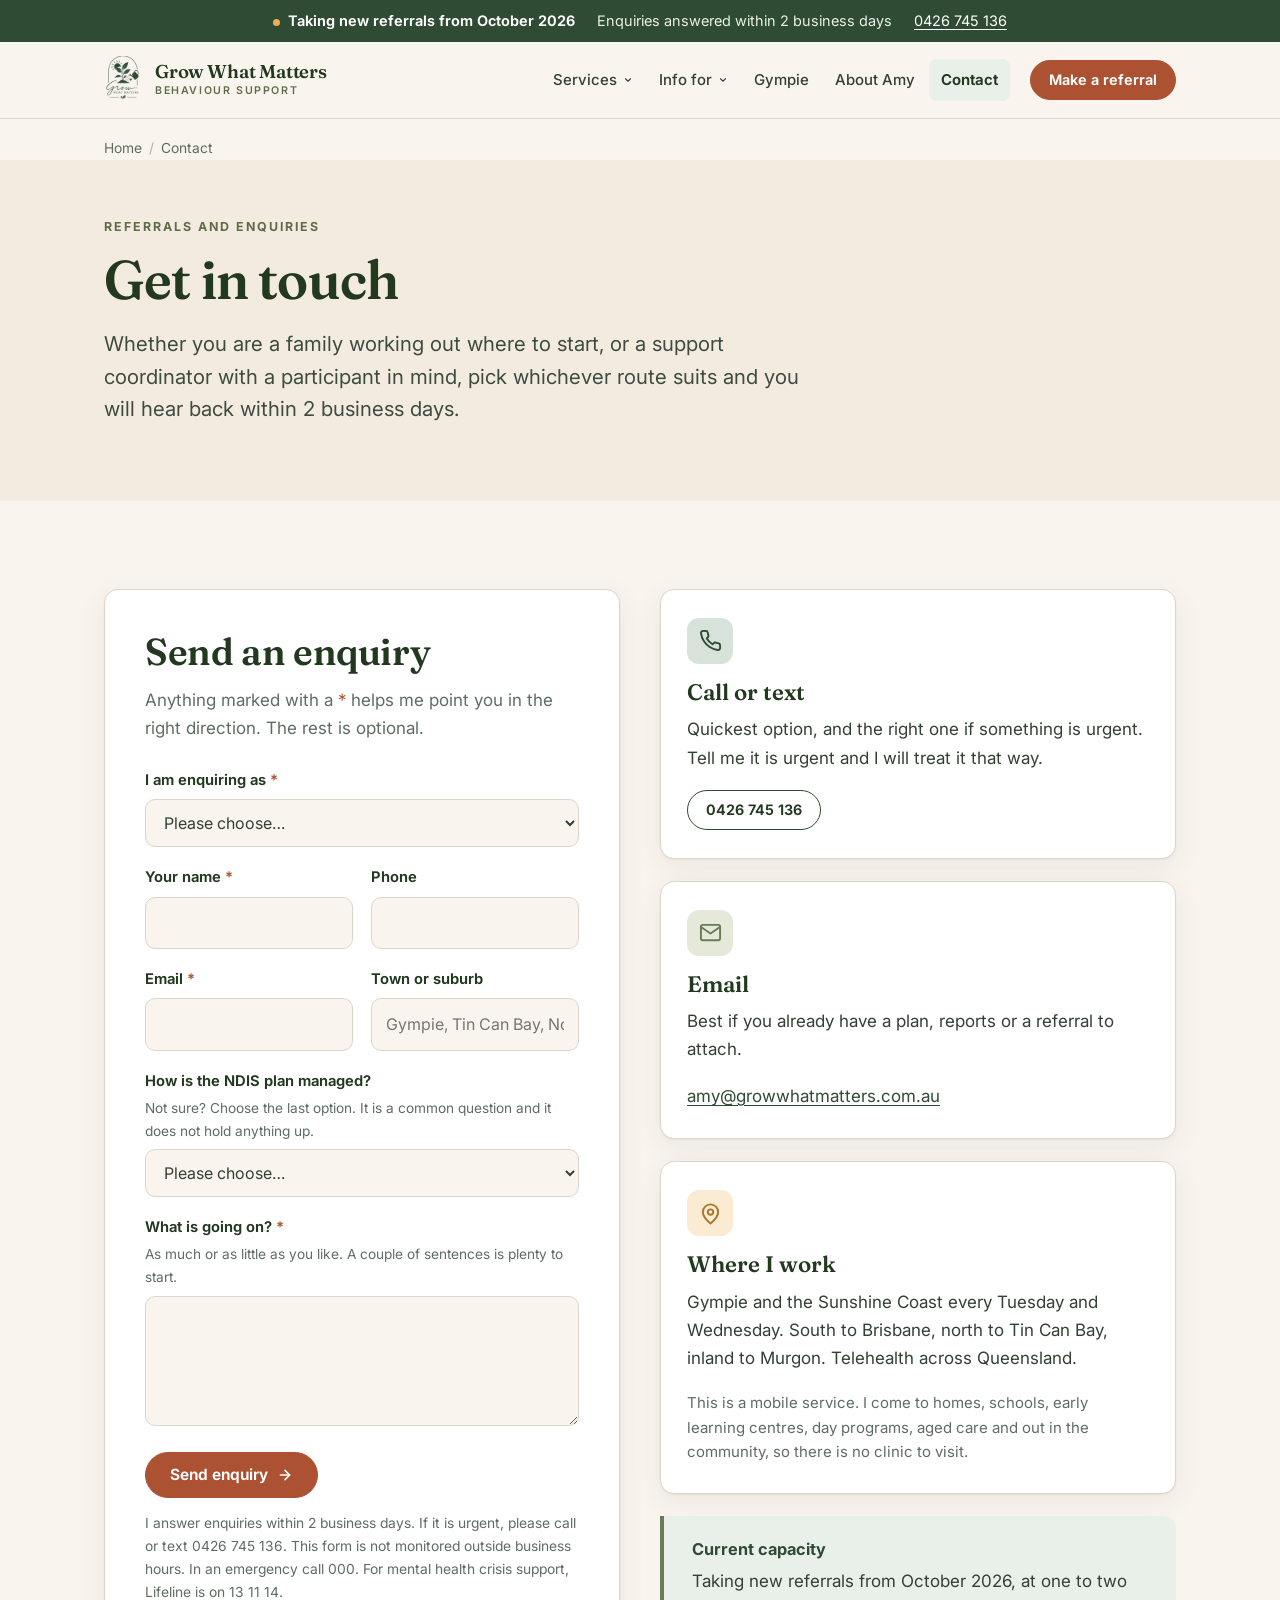
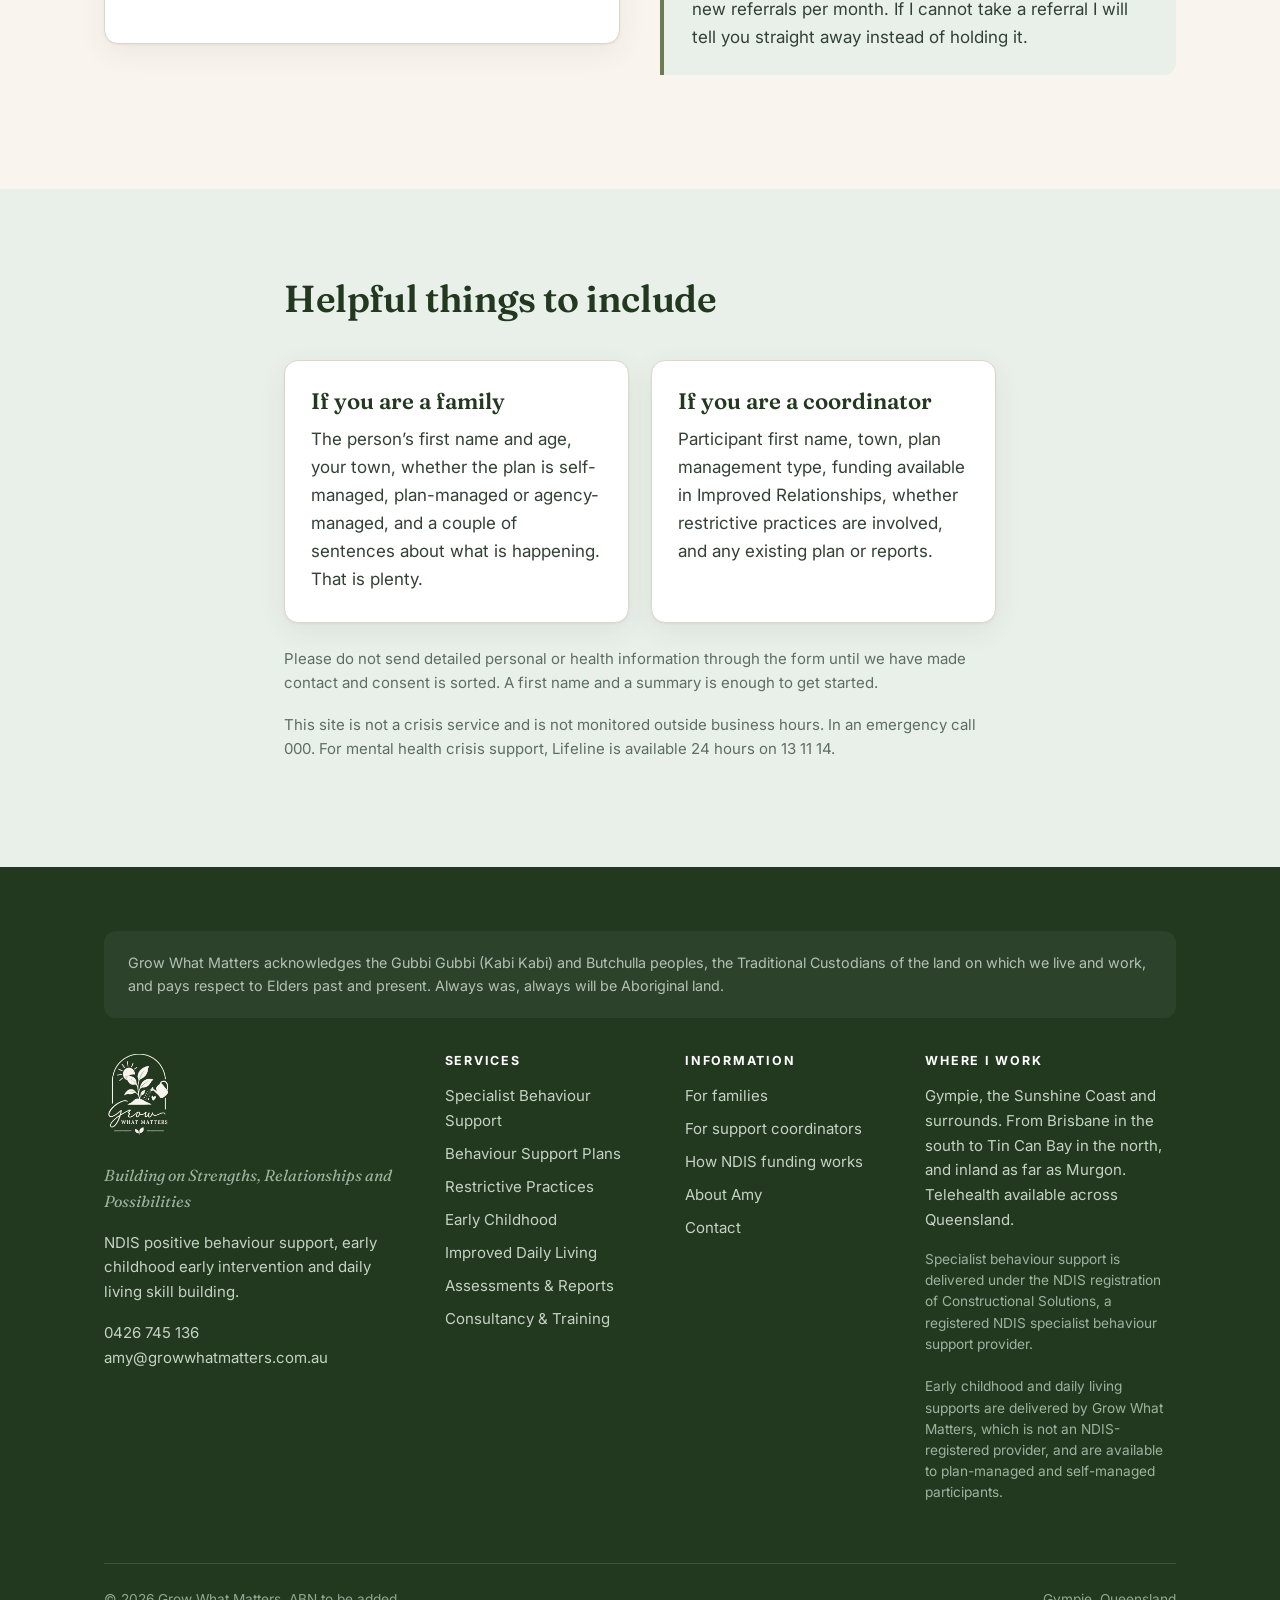
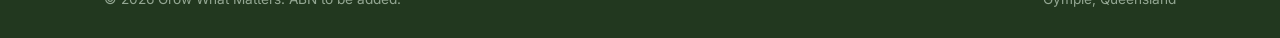
<file: contact.html>
<!DOCTYPE html>
<html lang="en-AU">
<head>
<meta charset="utf-8">
<meta name="viewport" content="width=device-width, initial-scale=1">
<title>Contact &amp;amp; Referrals | Grow What Matters, Gympie</title>
<meta name="description" content="Make a referral or ask a question. Enquiries answered within 2 business days. Phone 0426 745 136 or email amy@growwhatmatters.com.au.">
<link rel="canonical" href="https://growwhatmatters.com.au/contact.html">
<meta name="theme-color" content="#2F4B33">
<meta property="og:type" content="website">
<meta property="og:site_name" content="Grow What Matters">
<meta property="og:title" content="Contact &amp;amp; Referrals | Grow What Matters, Gympie">
<meta property="og:description" content="Make a referral or ask a question. Enquiries answered within 2 business days. Phone 0426 745 136 or email amy@growwhatmatters.com.au.">
<meta property="og:url" content="https://growwhatmatters.com.au/contact.html">
<meta property="og:image" content="https://growwhatmatters.com.au/assets/logo-lockup.png">
<meta property="og:locale" content="en_AU">
<meta name="twitter:card" content="summary_large_image">
<link rel="icon" href="assets/favicon.png" type="image/png">
<link rel="apple-touch-icon" href="assets/favicon.png">
<link rel="preconnect" href="https://fonts.googleapis.com">
<link rel="preconnect" href="https://fonts.gstatic.com" crossorigin>
<link href="https://fonts.googleapis.com/css2?family=Fraunces:ital,opsz,wght@0,9..144,400..700;1,9..144,400..600&family=Inter:wght@400..700&display=swap" rel="stylesheet">
<link rel="stylesheet" href="assets/styles.css">
<script type="application/ld+json">{"@context":"https://schema.org","@type":"ProfessionalService","@id":"https://growwhatmatters.com.au/#business","name":"Grow What Matters","description":"NDIS positive behaviour support, early childhood early intervention and daily living skill building in Gympie, on the Sunshine Coast and surrounds.","url":"https://growwhatmatters.com.au","telephone":"+61 426 745 136","email":"amy@growwhatmatters.com.au","image":"https://growwhatmatters.com.au/assets/logo-badge.png","logo":"https://growwhatmatters.com.au/assets/logo-badge.png","slogan":"Building on Strengths, Relationships and Possibilities","priceRange":"NDIS price guide","address":{"@type":"PostalAddress","addressLocality":"Gympie","addressRegion":"QLD","addressCountry":"AU"},"areaServed":[{"@type":"Place","name":"Gympie"},{"@type":"Place","name":"Sunshine Coast"},{"@type":"Place","name":"Noosa"},{"@type":"Place","name":"Tin Can Bay"},{"@type":"Place","name":"Rainbow Beach"},{"@type":"Place","name":"Cooloola Cove"},{"@type":"Place","name":"Imbil"},{"@type":"Place","name":"Kandanga"},{"@type":"Place","name":"Widgee"},{"@type":"Place","name":"Goomeri"},{"@type":"Place","name":"Murgon"},{"@type":"Place","name":"Kilkivan"},{"@type":"Place","name":"Curra"},{"@type":"Place","name":"Maryborough"},{"@type":"Place","name":"Brisbane"}],"availableLanguage":"English","founder":{"@type":"Person","name":"Amy","jobTitle":"Board Certified Behavior Analyst and NDIS Behaviour Support Practitioner","hasCredential":[{"@type":"EducationalOccupationalCredential","credentialCategory":"certification","name":"Board Certified Behavior Analyst (BCBA)"},{"@type":"EducationalOccupationalCredential","credentialCategory":"degree","name":"Master of Education in Applied Behavior Analysis"},{"@type":"EducationalOccupationalCredential","credentialCategory":"degree","name":"Bachelor of Science in Psychology"}]},"knowsAbout":["Positive Behaviour Support","Applied Behaviour Analysis","Functional Behaviour Assessment","Restrictive Practice Reduction","Early Childhood Early Intervention","NDIS"]}</script>
<script type="application/ld+json">{"@context":"https://schema.org","@type":"BreadcrumbList","itemListElement":[{"@type":"ListItem","position":1,"name":"Home","item":"https://growwhatmatters.com.au/"},{"@type":"ListItem","position":2,"name":"Contact","item":"https://growwhatmatters.com.au/contact.html"}]}</script>
</head>
<body>
<a class="skip" href="#main">Skip to content</a>

<div class="capacity">
  <div class="wrap">
    <span><span class="dot" aria-hidden="true"></span><strong>Taking new referrals from October 2026</strong></span>
    <span>Enquiries answered within 2 business days</span>
    <span><a href="tel:+61426745136">0426 745 136</a></span>
  </div>
</div>

<header class="site-head" data-nav="closed">
  <div class="wrap">
    <a class="brand" href="index.html">
      <img src="assets/logo-badge.png" alt="" width="40" height="49">
      <span class="brand-txt"><b>Grow What Matters</b><span>Behaviour Support</span></span>
    </a>
    <nav class="nav" aria-label="Main">
        <div class="has-sub" data-open="false">
          <button type="button" aria-expanded="false" aria-controls="sub-services">Services<svg viewBox="0 0 24 24" fill="none" stroke="currentColor" stroke-width="2.6" stroke-linecap="round" aria-hidden="true"><polyline points="6 9 12 15 18 9"/></svg></button>
          <div class="submenu" id="sub-services">
            <a href="specialist-behaviour-support.html">Specialist Behaviour Support<small>Assessment, plans, team training</small></a>
            <a href="behaviour-support-plans.html">Behaviour Support Plans<small>What is in one, and how it is built</small></a>
            <a href="restrictive-practices.html">Restrictive Practices<small>Reduction and elimination</small></a>
            <a href="early-childhood-early-intervention.html">Early Childhood<small>Under 9s and their families</small></a>
            <a href="improved-daily-living.html">Improved Daily Living<small>Skill building across the lifespan</small></a>
            <a href="assessments-and-reports.html">Assessments & Reports<small>Evidence for plan reviews</small></a>
            <a href="training-and-consultancy.html">Consultancy & Training<small>Schools, services and private clients</small></a>
          </div>
        </div>
        <div class="has-sub" data-open="false">
          <button type="button" aria-expanded="false" aria-controls="sub-info-for">Info for<svg viewBox="0 0 24 24" fill="none" stroke="currentColor" stroke-width="2.6" stroke-linecap="round" aria-hidden="true"><polyline points="6 9 12 15 18 9"/></svg></button>
          <div class="submenu" id="sub-info-for">
            <a href="for-families.html">Families & participants<small>What support actually looks like</small></a>
            <a href="for-support-coordinators.html">Support coordinators<small>Capacity, referrals, reports</small></a>
            <a href="ndis-funding.html">How NDIS funding works<small>Which budget pays for what</small></a>
          </div>
        </div>
        <a href="positive-behaviour-support-gympie.html">Gympie</a>
        <a href="about.html">About Amy</a>
        <a href="contact.html" aria-current="page">Contact</a>
    </nav>
    <div class="head-cta">
      <a class="btn btn-primary btn-sm" href="contact.html">Make a referral</a>
      <button class="navtoggle" type="button" aria-expanded="false" aria-label="Menu"><svg viewBox="0 0 24 24" fill="none" stroke="currentColor" stroke-width="2.2" stroke-linecap="round" aria-hidden="true"><line x1="3" y1="6" x2="21" y2="6"/><line x1="3" y1="12" x2="21" y2="12"/><line x1="3" y1="18" x2="21" y2="18"/></svg></button>
    </div>
  </div>
</header>

<main id="main">
<div class="wrap"><nav class="crumb" aria-label="Breadcrumb"><a href="index.html">Home</a><span>/</span>Contact</nav></div>

  <section class="phero">
    <div class="wrap">
      <p class="kicker">Referrals and enquiries</p>
      <h1>Get in touch</h1>
      <p class="lede">Whether you are a family working out where to start, or a support coordinator with a participant in mind, pick whichever route suits and you will hear back within 2 business days.</p>
    </div>
  </section>

  <section>
    <div class="wrap">
      <div class="area-grid" style="align-items:start">
        <div>
          
      <div class="formwrap">
        <h2 style="margin-bottom:.35em">Send an enquiry</h2><p class="muted" style="margin-bottom:26px">Anything marked with a <span class="req">*</span> helps me point you in the right direction. The rest is optional.</p>
        <form id="enquiry-form" method="post" novalidate>
          <input class="hp" type="text" name="company" tabindex="-1" autocomplete="off" aria-hidden="true">
          <div class="field">
            <label for="role">I am enquiring as <span class="req">*</span></label>
            <select id="role" name="role" required>
              <option value="">Please choose…</option>
              <option>A family member or carer</option>
              <option>An NDIS participant, for myself</option>
              <option>A support coordinator</option>
              <option>A support worker or service provider</option>
              <option>A school, early learning centre or day program</option>
              <option>Something else</option>
            </select>
          </div>
          <div class="f2">
            <div class="field">
              <label for="name">Your name <span class="req">*</span></label>
              <input id="name" name="name" type="text" required autocomplete="name">
            </div>
            <div class="field">
              <label for="phone">Phone</label>
              <input id="phone" name="phone" type="tel" autocomplete="tel">
            </div>
          </div>
          <div class="f2">
            <div class="field">
              <label for="email">Email <span class="req">*</span></label>
              <input id="email" name="email" type="email" required autocomplete="email">
            </div>
            <div class="field">
              <label for="location">Town or suburb</label>
              <input id="location" name="location" type="text" placeholder="Gympie, Tin Can Bay, Noosa…">
            </div>
          </div>
          <div class="field">
            <label for="funding">How is the NDIS plan managed?</label>
            <span class="hint">Not sure? Choose the last option. It is a common question and it does not hold anything up.</span>
            <select id="funding" name="funding">
              <option value="">Please choose…</option>
              <option>Self-managed</option>
              <option>Plan-managed</option>
              <option>NDIA (agency) managed</option>
              <option>Privately funded, not through the NDIS</option>
              <option>No NDIS plan yet</option>
              <option>Not sure</option>
            </select>
          </div>
          <div class="field">
            <label for="message">What is going on? <span class="req">*</span></label>
            <span class="hint">As much or as little as you like. A couple of sentences is plenty to start.</span>
            <textarea id="message" name="message" required></textarea>
          </div>
          <button class="btn btn-primary" type="submit">Send enquiry<svg viewBox="0 0 24 24" fill="none" stroke="currentColor" stroke-width="2.4" stroke-linecap="round" stroke-linejoin="round" aria-hidden="true"><line x1="5" y1="12" x2="19" y2="12"/><polyline points="12 5 19 12 12 19"/></svg></button>
          <p class="form-status small" style="margin:14px 0 0" role="status" aria-live="polite"></p>
          <p class="formnote">I answer enquiries within 2 business days. If it is urgent, please call or text 0426 745 136. This form is not monitored outside business hours. In an emergency call 000. For mental health crisis support, Lifeline is on 13 11 14.</p>
        </form>
      </div>
        </div>
        <div>
          <div class="card" style="margin-bottom:22px">
            <div class="icon"><svg viewBox="0 0 24 24" fill="none" stroke="currentColor" stroke-width="2" stroke-linecap="round" stroke-linejoin="round" aria-hidden="true"><path d="M22 16.9v3a2 2 0 0 1-2.2 2 19.8 19.8 0 0 1-8.6-3.1 19.5 19.5 0 0 1-6-6A19.8 19.8 0 0 1 2.1 4.2 2 2 0 0 1 4.1 2h3a2 2 0 0 1 2 1.7c.1 1 .4 1.9.7 2.8a2 2 0 0 1-.5 2.1L8.1 9.9a16 16 0 0 0 6 6l1.3-1.2a2 2 0 0 1 2.1-.5c.9.3 1.8.6 2.8.7a2 2 0 0 1 1.7 2z"/></svg></div>
            <h3>Call or text</h3>
            <p>Quickest option, and the right one if something is urgent. Tell me it is urgent and I will treat it that way.</p>
            <p><a class="btn btn-ghost btn-sm" href="tel:+61426745136">0426 745 136</a></p>
          </div>
          <div class="card" style="margin-bottom:22px">
            <div class="icon sage"><svg viewBox="0 0 24 24" fill="none" stroke="currentColor" stroke-width="2" stroke-linecap="round" stroke-linejoin="round" aria-hidden="true"><rect x="2" y="4" width="20" height="16" rx="2"/><polyline points="2.5 6.5 12 13 21.5 6.5"/></svg></div>
            <h3>Email</h3>
            <p>Best if you already have a plan, reports or a referral to attach.</p>
            <p><a href="mailto:amy@growwhatmatters.com.au">amy@growwhatmatters.com.au</a></p>
          </div>
          <div class="card" style="margin-bottom:22px">
            <div class="icon gold"><svg viewBox="0 0 24 24" fill="none" stroke="currentColor" stroke-width="2" stroke-linecap="round" stroke-linejoin="round" aria-hidden="true"><path d="M20 10.5c0 5.5-8 12-8 12s-8-6.5-8-12a8 8 0 0 1 16 0z"/><circle cx="12" cy="10.5" r="2.8"/></svg></div>
            <h3>Where I work</h3>
            <p>Gympie and the Sunshine Coast every Tuesday and Wednesday. South to Brisbane, north to Tin Can Bay, inland to Murgon. Telehealth across Queensland.</p>
            <p class="small muted">This is a mobile service. I come to homes, schools, early learning centres, day programs, aged care and out in the community, so there is no clinic to visit.</p>
          </div>
          <div class="callout">
            <h4>Current capacity</h4>
            <p>Taking new referrals from October 2026, at one to two new referrals per month. If I cannot take a referral I will tell you straight away instead of holding it.</p>
          </div>
        </div>
      </div>
    </div>
  </section>

  <section class="bg-mint">
    <div class="wrap narrow">
      <div class="sec-head"><h2>Helpful things to include</h2></div>
      <div class="grid g2">
        <div class="card">
        
        <h3>If you are a family</h3>
        <p>The person&rsquo;s first name and age, your town, whether the plan is self-managed, plan-managed or agency-managed, and a couple of sentences about what is happening. That is plenty.</p>
        </div>
        <div class="card">
        
        <h3>If you are a coordinator</h3>
        <p>Participant first name, town, plan management type, funding available in Improved Relationships, whether restrictive practices are involved, and any existing plan or reports.</p>
        </div>
      </div>
      <p class="small muted" style="margin-top:24px">Please do not send detailed personal or health information through the form until we have made contact and consent is sorted. A first name and a summary is enough to get started.</p>
      <p class="small muted">This site is not a crisis service and is not monitored outside business hours. In an emergency call 000. For mental health crisis support, Lifeline is available 24 hours on 13 11 14.</p>
    </div>
  </section>
  
</main>

<footer class="site-foot">
  <div class="wrap">
    <div class="acknowledge">
      Grow What Matters acknowledges the Gubbi Gubbi (Kabi Kabi) and Butchulla peoples, the Traditional Custodians of the land on which we live and work, and pays respect to Elders past and present. Always was, always will be Aboriginal land.
    </div>
    <div class="foot-grid">
      <div>
        <img class="foot-mark" src="assets/logo-badge-cream.png" alt="Grow What Matters">
        <p class="foot-tag">Building on Strengths, Relationships and Possibilities</p>
        <p class="small">NDIS positive behaviour support, early childhood early intervention and daily living skill building.</p>
        <p class="small"><a href="tel:+61426745136">0426 745 136</a><br><a href="mailto:amy@growwhatmatters.com.au">amy@growwhatmatters.com.au</a></p>
      </div>
      <div>
        <h4>Services</h4>
        <ul>
          <li><a href="specialist-behaviour-support.html">Specialist Behaviour Support</a></li>
          <li><a href="behaviour-support-plans.html">Behaviour Support Plans</a></li>
          <li><a href="restrictive-practices.html">Restrictive Practices</a></li>
          <li><a href="early-childhood-early-intervention.html">Early Childhood</a></li>
          <li><a href="improved-daily-living.html">Improved Daily Living</a></li>
          <li><a href="assessments-and-reports.html">Assessments &amp; Reports</a></li>
          <li><a href="training-and-consultancy.html">Consultancy &amp; Training</a></li>
        </ul>
      </div>
      <div>
        <h4>Information</h4>
        <ul>
          <li><a href="for-families.html">For families</a></li>
          <li><a href="for-support-coordinators.html">For support coordinators</a></li>
          <li><a href="ndis-funding.html">How NDIS funding works</a></li>
          <li><a href="about.html">About Amy</a></li>
          <li><a href="contact.html">Contact</a></li>
        </ul>
      </div>
      <div>
        <h4>Where I work</h4>
        <p class="small">Gympie, the Sunshine Coast and surrounds. From Brisbane in the south to Tin Can Bay in the north, and inland as far as Murgon. Telehealth available across Queensland.</p>
        <p class="reg-note">
          Specialist behaviour support is delivered under the NDIS registration of Constructional Solutions, a registered NDIS specialist behaviour support provider.<br><br>
          Early childhood and daily living supports are delivered by Grow What Matters, which is not an NDIS-registered provider, and are available to plan-managed and self-managed participants.
        </p>
      </div>
    </div>
    <div class="foot-bottom">
      <span>&copy; 2026 Grow What Matters. ABN to be added.</span>
      <span>Gympie, Queensland</span>
    </div>
  </div>
</footer>
<script src="assets/site.js"></script>
</body>
</html>
</file>
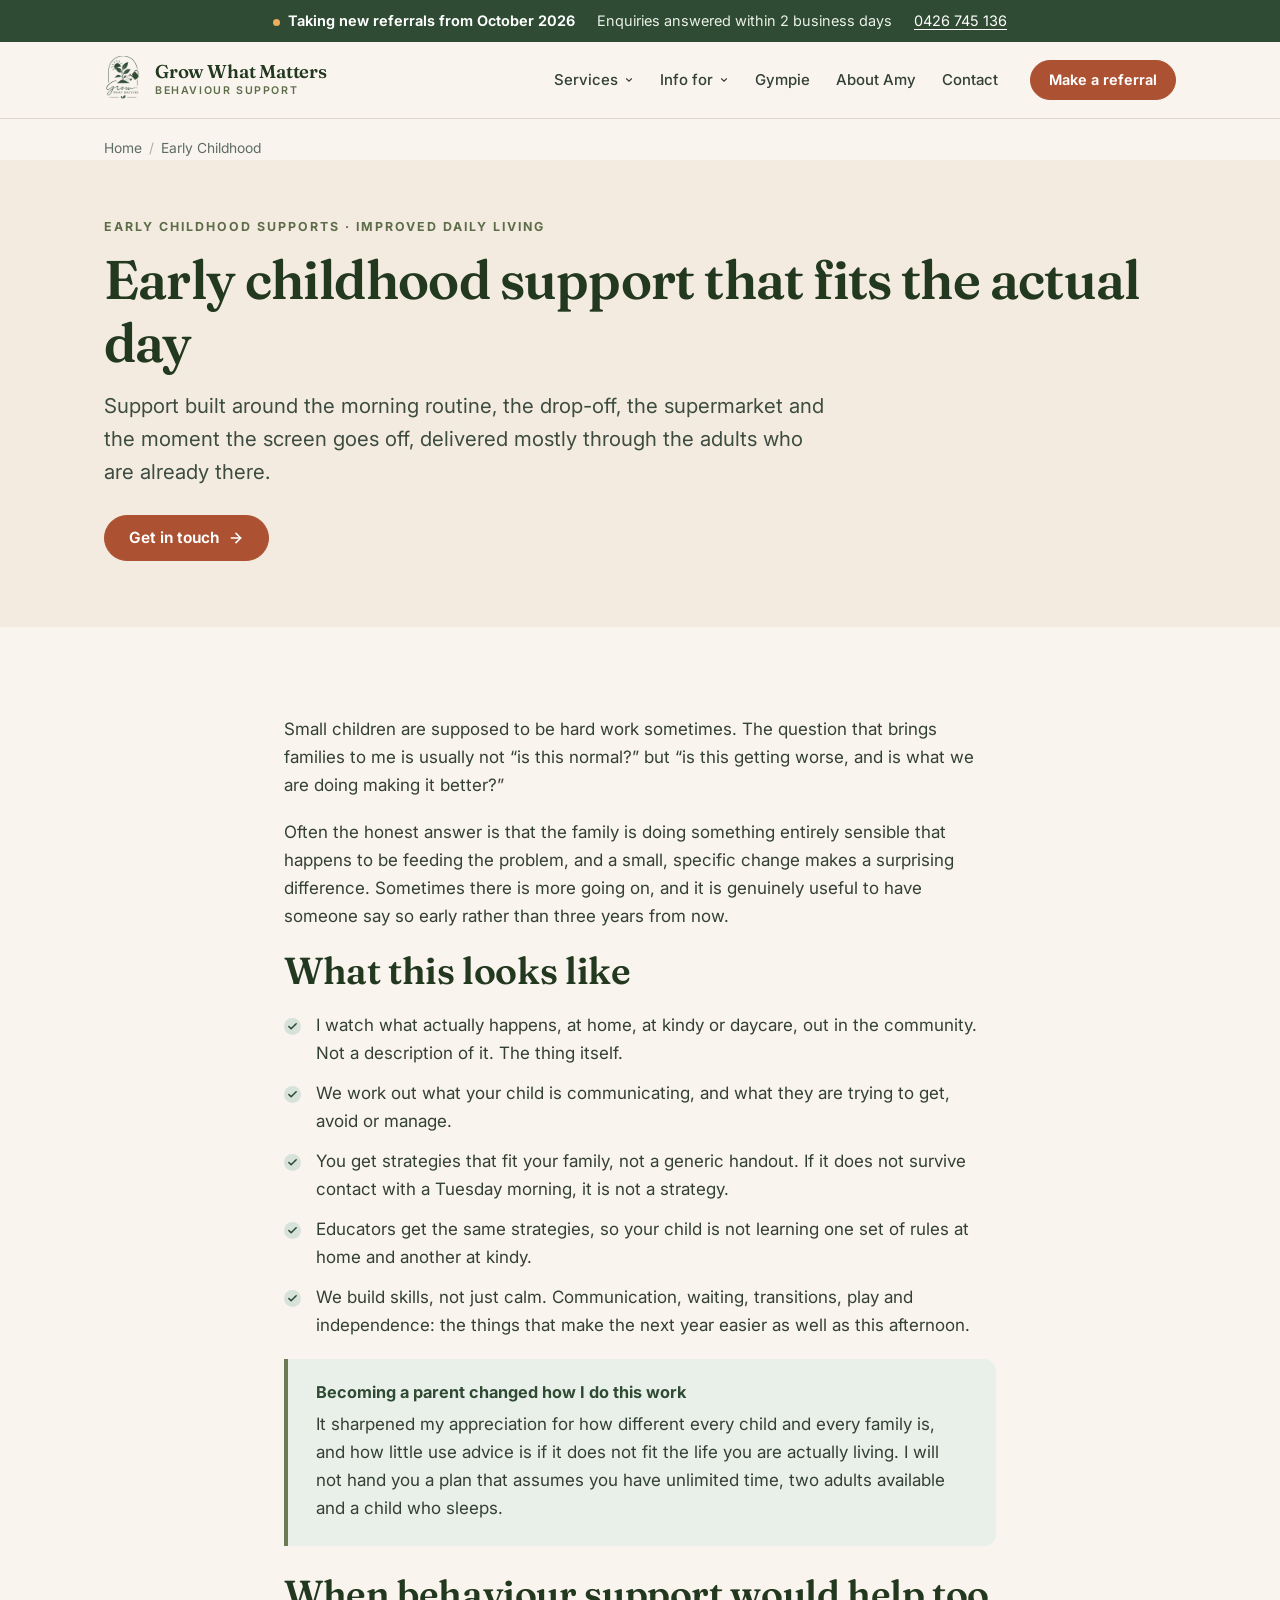
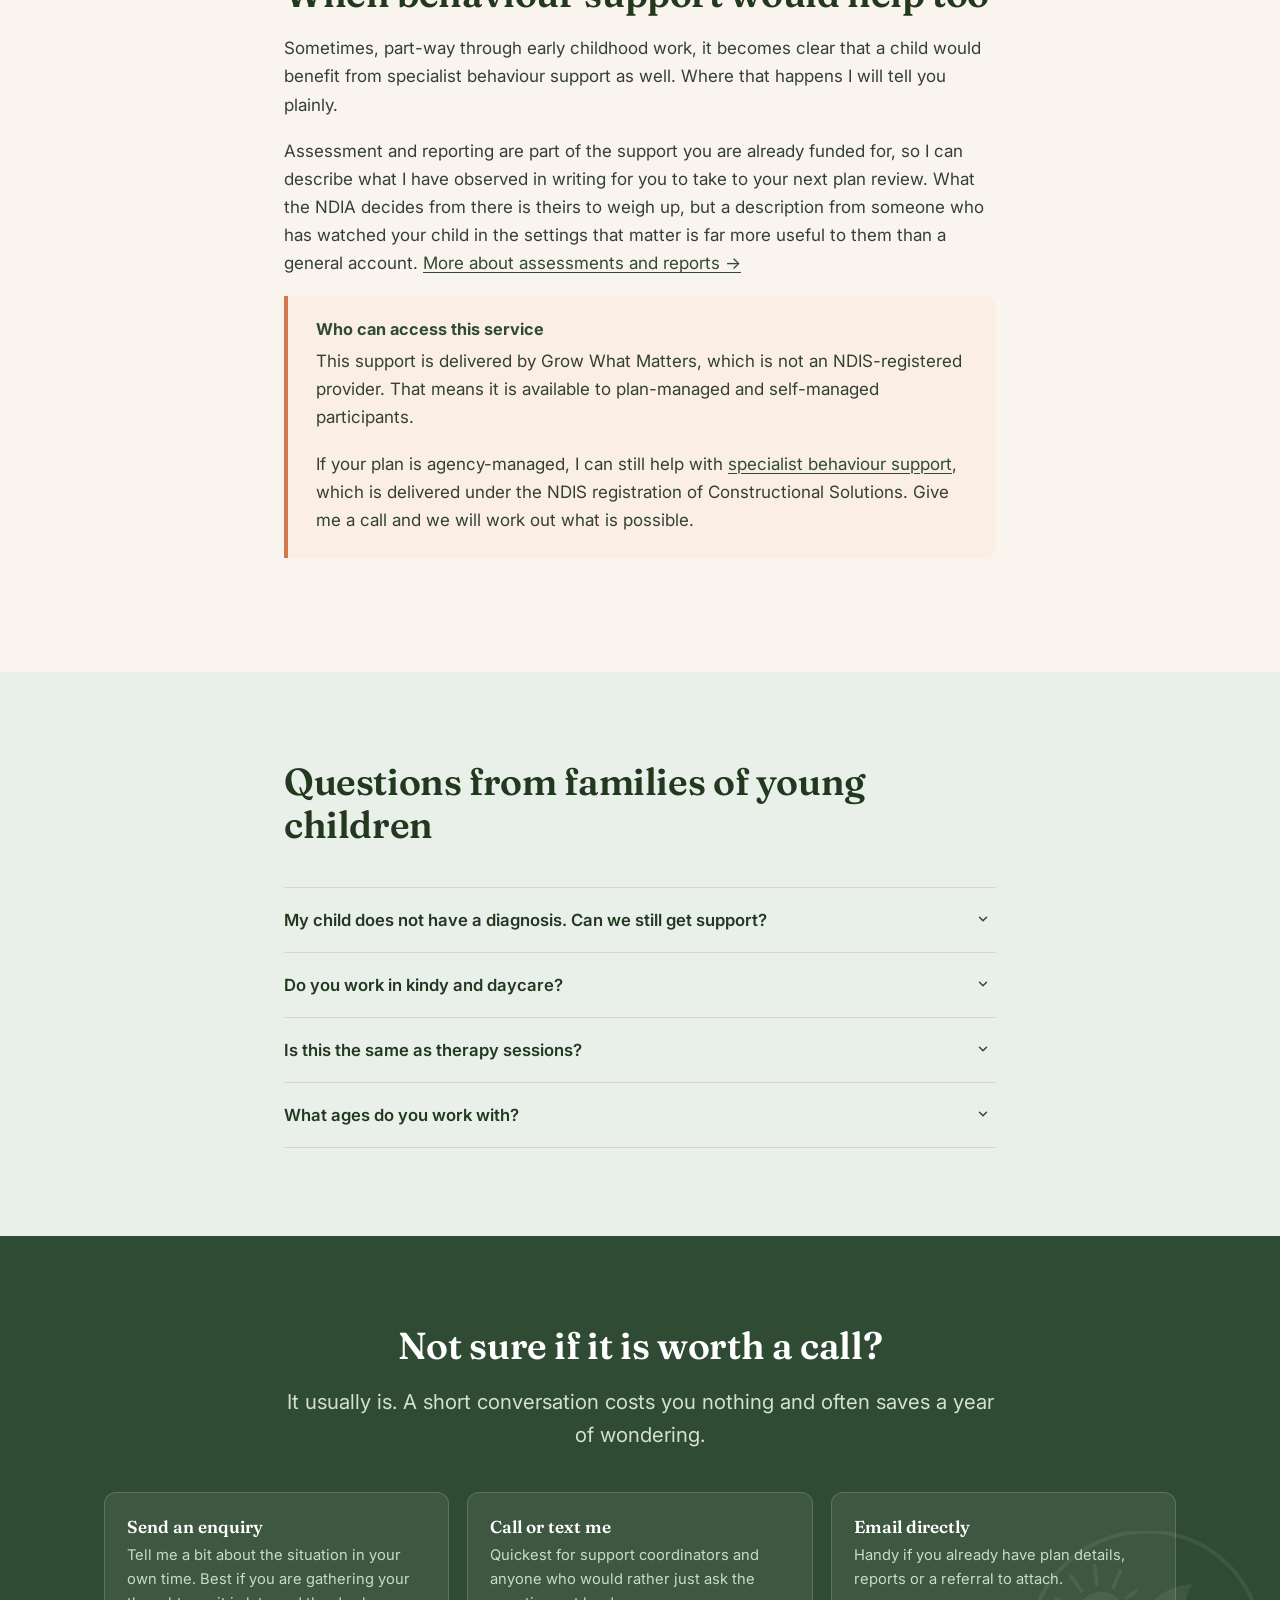
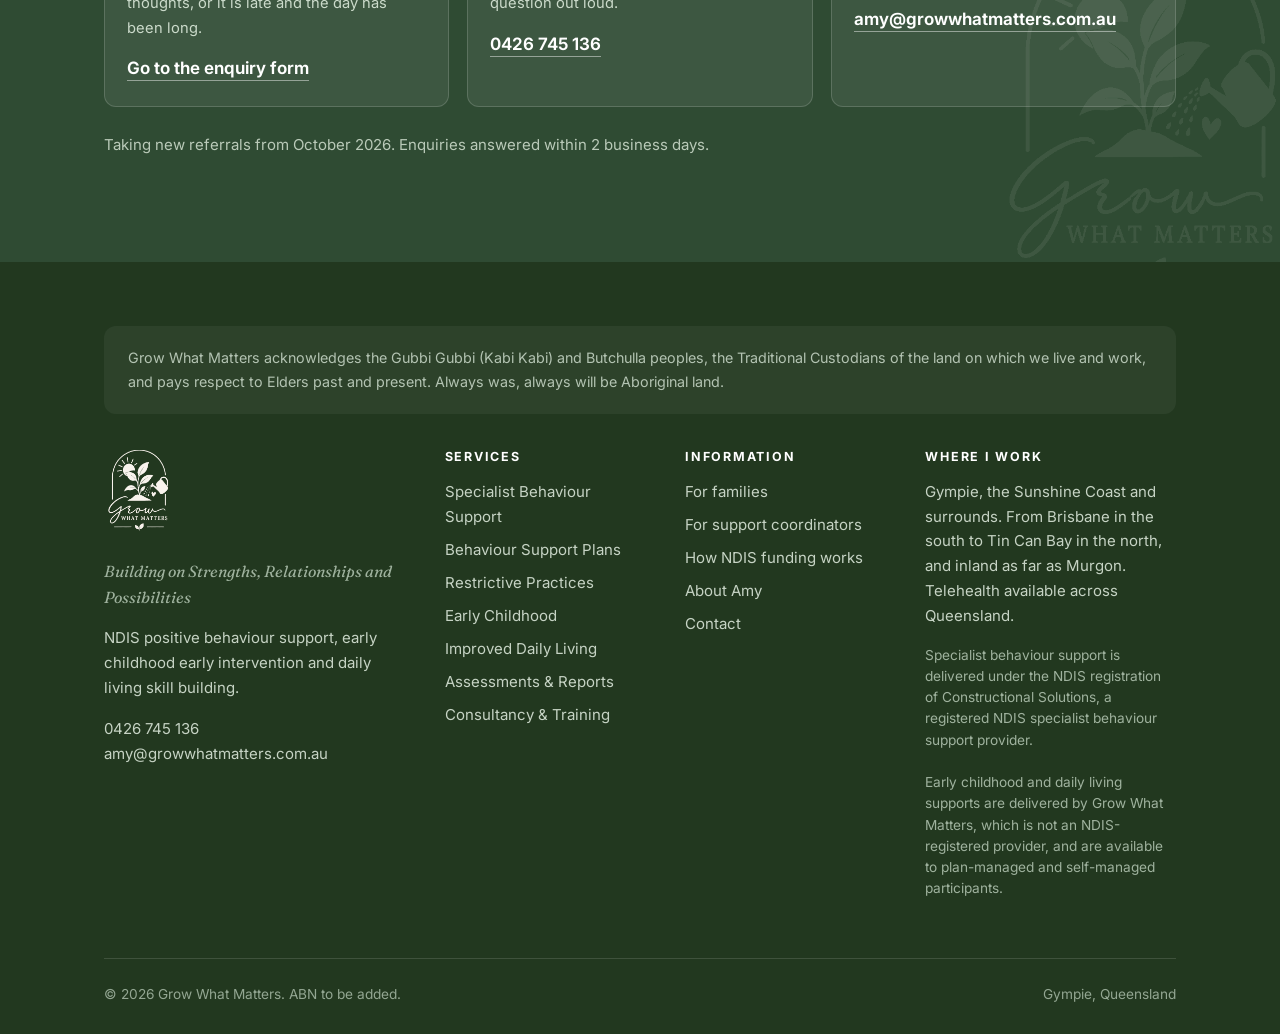
<file: early-childhood-early-intervention.html>
<!DOCTYPE html>
<html lang="en-AU">
<head>
<meta charset="utf-8">
<meta name="viewport" content="width=device-width, initial-scale=1">
<title>Early Childhood Early Intervention | Gympie &amp;amp; Sunshine Coast</title>
<meta name="description" content="Practical early childhood support in Gympie and on the Sunshine Coast: coaching for parents and educators, at home, at kindy and out in the community. No diagnosis required.">
<link rel="canonical" href="https://growwhatmatters.com.au/early-childhood-early-intervention.html">
<meta name="theme-color" content="#2F4B33">
<meta property="og:type" content="website">
<meta property="og:site_name" content="Grow What Matters">
<meta property="og:title" content="Early Childhood Early Intervention | Gympie &amp;amp; Sunshine Coast">
<meta property="og:description" content="Practical early childhood support in Gympie and on the Sunshine Coast: coaching for parents and educators, at home, at kindy and out in the community. No diagnosis required.">
<meta property="og:url" content="https://growwhatmatters.com.au/early-childhood-early-intervention.html">
<meta property="og:image" content="https://growwhatmatters.com.au/assets/logo-lockup.png">
<meta property="og:locale" content="en_AU">
<meta name="twitter:card" content="summary_large_image">
<link rel="icon" href="assets/favicon.png" type="image/png">
<link rel="apple-touch-icon" href="assets/favicon.png">
<link rel="preconnect" href="https://fonts.googleapis.com">
<link rel="preconnect" href="https://fonts.gstatic.com" crossorigin>
<link href="https://fonts.googleapis.com/css2?family=Fraunces:ital,opsz,wght@0,9..144,400..700;1,9..144,400..600&family=Inter:wght@400..700&display=swap" rel="stylesheet">
<link rel="stylesheet" href="assets/styles.css">
<script type="application/ld+json">{"@context":"https://schema.org","@type":"ProfessionalService","@id":"https://growwhatmatters.com.au/#business","name":"Grow What Matters","description":"NDIS positive behaviour support, early childhood early intervention and daily living skill building in Gympie, on the Sunshine Coast and surrounds.","url":"https://growwhatmatters.com.au","telephone":"+61 426 745 136","email":"amy@growwhatmatters.com.au","image":"https://growwhatmatters.com.au/assets/logo-badge.png","logo":"https://growwhatmatters.com.au/assets/logo-badge.png","slogan":"Building on Strengths, Relationships and Possibilities","priceRange":"NDIS price guide","address":{"@type":"PostalAddress","addressLocality":"Gympie","addressRegion":"QLD","addressCountry":"AU"},"areaServed":[{"@type":"Place","name":"Gympie"},{"@type":"Place","name":"Sunshine Coast"},{"@type":"Place","name":"Noosa"},{"@type":"Place","name":"Tin Can Bay"},{"@type":"Place","name":"Rainbow Beach"},{"@type":"Place","name":"Cooloola Cove"},{"@type":"Place","name":"Imbil"},{"@type":"Place","name":"Kandanga"},{"@type":"Place","name":"Widgee"},{"@type":"Place","name":"Goomeri"},{"@type":"Place","name":"Murgon"},{"@type":"Place","name":"Kilkivan"},{"@type":"Place","name":"Curra"},{"@type":"Place","name":"Maryborough"},{"@type":"Place","name":"Brisbane"}],"availableLanguage":"English","founder":{"@type":"Person","name":"Amy","jobTitle":"Board Certified Behavior Analyst and NDIS Behaviour Support Practitioner","hasCredential":[{"@type":"EducationalOccupationalCredential","credentialCategory":"certification","name":"Board Certified Behavior Analyst (BCBA)"},{"@type":"EducationalOccupationalCredential","credentialCategory":"degree","name":"Master of Education in Applied Behavior Analysis"},{"@type":"EducationalOccupationalCredential","credentialCategory":"degree","name":"Bachelor of Science in Psychology"}]},"knowsAbout":["Positive Behaviour Support","Applied Behaviour Analysis","Functional Behaviour Assessment","Restrictive Practice Reduction","Early Childhood Early Intervention","NDIS"]}</script>
<script type="application/ld+json">{"@context":"https://schema.org","@type":"BreadcrumbList","itemListElement":[{"@type":"ListItem","position":1,"name":"Home","item":"https://growwhatmatters.com.au/"},{"@type":"ListItem","position":2,"name":"Early Childhood","item":"https://growwhatmatters.com.au/early-childhood-early-intervention.html"}]}</script>
<script type="application/ld+json">{"@context":"https://schema.org","@type":"FAQPage","mainEntity":[{"@type":"Question","name":"My child does not have a diagnosis. Can we still get support?","acceptedAnswer":{"@type":"Answer","text":"Yes. Early childhood supports are based on developmental need and functional impact, not on having a label. Plenty of families I work with are somewhere in the middle of an assessment process, or have decided not to pursue one at all."}},{"@type":"Question","name":"Do you work in kindy and daycare?","acceptedAnswer":{"@type":"Answer","text":"Yes, with the service&rsquo;s agreement, and it is often where the most useful work happens. Educators are with your child for hours a day. Giving them a handful of strategies that fit the room usually changes more than an hour of one-to-one ever could."}},{"@type":"Question","name":"Is this the same as therapy sessions?","acceptedAnswer":{"@type":"Answer","text":"Not really. I am not taking your child away to work on skills in a room and handing them back. The work happens in the places where the tricky bit actually happens: the morning routine, drop-off, the supermarket, the end of screen time. Most of it is coaching the adults."}},{"@type":"Question","name":"What ages do you work with?","acceptedAnswer":{"@type":"Answer","text":"I work across the lifespan, including the early years. For very young children, most of the support is delivered through parents, carers and educators, which is both what the evidence supports and what fits a young child&rsquo;s day."}}]}</script>
</head>
<body>
<a class="skip" href="#main">Skip to content</a>

<div class="capacity">
  <div class="wrap">
    <span><span class="dot" aria-hidden="true"></span><strong>Taking new referrals from October 2026</strong></span>
    <span>Enquiries answered within 2 business days</span>
    <span><a href="tel:+61426745136">0426 745 136</a></span>
  </div>
</div>

<header class="site-head" data-nav="closed">
  <div class="wrap">
    <a class="brand" href="index.html">
      <img src="assets/logo-badge.png" alt="" width="40" height="49">
      <span class="brand-txt"><b>Grow What Matters</b><span>Behaviour Support</span></span>
    </a>
    <nav class="nav" aria-label="Main">
        <div class="has-sub" data-open="false">
          <button type="button" aria-expanded="false" aria-controls="sub-services">Services<svg viewBox="0 0 24 24" fill="none" stroke="currentColor" stroke-width="2.6" stroke-linecap="round" aria-hidden="true"><polyline points="6 9 12 15 18 9"/></svg></button>
          <div class="submenu" id="sub-services">
            <a href="specialist-behaviour-support.html">Specialist Behaviour Support<small>Assessment, plans, team training</small></a>
            <a href="behaviour-support-plans.html">Behaviour Support Plans<small>What is in one, and how it is built</small></a>
            <a href="restrictive-practices.html">Restrictive Practices<small>Reduction and elimination</small></a>
            <a href="early-childhood-early-intervention.html" aria-current="page">Early Childhood<small>Under 9s and their families</small></a>
            <a href="improved-daily-living.html">Improved Daily Living<small>Skill building across the lifespan</small></a>
            <a href="assessments-and-reports.html">Assessments & Reports<small>Evidence for plan reviews</small></a>
            <a href="training-and-consultancy.html">Consultancy & Training<small>Schools, services and private clients</small></a>
          </div>
        </div>
        <div class="has-sub" data-open="false">
          <button type="button" aria-expanded="false" aria-controls="sub-info-for">Info for<svg viewBox="0 0 24 24" fill="none" stroke="currentColor" stroke-width="2.6" stroke-linecap="round" aria-hidden="true"><polyline points="6 9 12 15 18 9"/></svg></button>
          <div class="submenu" id="sub-info-for">
            <a href="for-families.html">Families & participants<small>What support actually looks like</small></a>
            <a href="for-support-coordinators.html">Support coordinators<small>Capacity, referrals, reports</small></a>
            <a href="ndis-funding.html">How NDIS funding works<small>Which budget pays for what</small></a>
          </div>
        </div>
        <a href="positive-behaviour-support-gympie.html">Gympie</a>
        <a href="about.html">About Amy</a>
        <a href="contact.html">Contact</a>
    </nav>
    <div class="head-cta">
      <a class="btn btn-primary btn-sm" href="contact.html">Make a referral</a>
      <button class="navtoggle" type="button" aria-expanded="false" aria-label="Menu"><svg viewBox="0 0 24 24" fill="none" stroke="currentColor" stroke-width="2.2" stroke-linecap="round" aria-hidden="true"><line x1="3" y1="6" x2="21" y2="6"/><line x1="3" y1="12" x2="21" y2="12"/><line x1="3" y1="18" x2="21" y2="18"/></svg></button>
    </div>
  </div>
</header>

<main id="main">
<div class="wrap"><nav class="crumb" aria-label="Breadcrumb"><a href="index.html">Home</a><span>/</span>Early Childhood</nav></div>

  <section class="phero">
    <div class="wrap">
      <p class="kicker">Early childhood supports &middot; Improved Daily Living</p>
      <h1>Early childhood support that fits the actual day</h1>
      <p class="lede">Support built around the morning routine, the drop-off, the supermarket and the moment the screen goes off, delivered mostly through the adults who are already there.</p>
      <div class="cta-row" style="margin-top:26px">
        <a class="btn btn-primary" href="contact.html">Get in touch<svg viewBox="0 0 24 24" fill="none" stroke="currentColor" stroke-width="2.4" stroke-linecap="round" stroke-linejoin="round" aria-hidden="true"><line x1="5" y1="12" x2="19" y2="12"/><polyline points="12 5 19 12 12 19"/></svg></a>
      </div>
    </div>
  </section>

  <section>
    <div class="wrap narrow">
      <p>Small children are supposed to be hard work sometimes. The question that brings families to me is usually not &ldquo;is this normal?&rdquo; but &ldquo;is this getting worse, and is what we are doing making it better?&rdquo;</p>
      <p>Often the honest answer is that the family is doing something entirely sensible that happens to be feeding the problem, and a small, specific change makes a surprising difference. Sometimes there is more going on, and it is genuinely useful to have someone say so early rather than three years from now.</p>

      <h2>What this looks like</h2>
      <ul class="ticks">
        <li>I watch what actually happens, at home, at kindy or daycare, out in the community. Not a description of it. The thing itself.</li>
        <li>We work out what your child is communicating, and what they are trying to get, avoid or manage.</li>
        <li>You get strategies that fit your family, not a generic handout. If it does not survive contact with a Tuesday morning, it is not a strategy.</li>
        <li>Educators get the same strategies, so your child is not learning one set of rules at home and another at kindy.</li>
        <li>We build skills, not just calm. Communication, waiting, transitions, play and independence: the things that make the next year easier as well as this afternoon.</li>
      </ul>

      <div class="callout">
        <h4>Becoming a parent changed how I do this work</h4>
        <p>It sharpened my appreciation for how different every child and every family is, and how little use advice is if it does not fit the life you are actually living. I will not hand you a plan that assumes you have unlimited time, two adults available and a child who sleeps.</p>
      </div>

      <h2>When behaviour support would help too</h2>
      <p>Sometimes, part-way through early childhood work, it becomes clear that a child would benefit from specialist behaviour support as well. Where that happens I will tell you plainly.</p>
      <p>Assessment and reporting are part of the support you are already funded for, so I can describe what I have observed in writing for you to take to your next plan review. What the NDIA decides from there is theirs to weigh up, but a description from someone who has watched your child in the settings that matter is far more useful to them than a general account. <a href="assessments-and-reports.html">More about assessments and reports &rarr;</a></p>

      <div class="callout warm">
        <h4>Who can access this service</h4>
        <p>This support is delivered by Grow What Matters, which is not an NDIS-registered provider. That means it is available to plan-managed and self-managed participants.</p>
        <p>If your plan is agency-managed, I can still help with <a href="specialist-behaviour-support.html">specialist behaviour support</a>, which is delivered under the NDIS registration of Constructional Solutions. Give me a call and we will work out what is possible.</p>
      </div>
    </div>
  </section>

  <section class="bg-mint">
    <div class="wrap narrow">
      <div class="sec-head"><h2>Questions from families of young children</h2></div>
      <div class="faq"><details><summary>My child does not have a diagnosis. Can we still get support?</summary><div class="ans"><p>Yes. Early childhood supports are based on developmental need and functional impact, not on having a label. Plenty of families I work with are somewhere in the middle of an assessment process, or have decided not to pursue one at all.</p></div></details>
<details><summary>Do you work in kindy and daycare?</summary><div class="ans"><p>Yes, with the service&rsquo;s agreement, and it is often where the most useful work happens. Educators are with your child for hours a day. Giving them a handful of strategies that fit the room usually changes more than an hour of one-to-one ever could.</p></div></details>
<details><summary>Is this the same as therapy sessions?</summary><div class="ans"><p>Not really. I am not taking your child away to work on skills in a room and handing them back. The work happens in the places where the tricky bit actually happens: the morning routine, drop-off, the supermarket, the end of screen time. Most of it is coaching the adults.</p></div></details>
<details><summary>What ages do you work with?</summary><div class="ans"><p>I work across the lifespan, including the early years. For very young children, most of the support is delivered through parents, carers and educators, which is both what the evidence supports and what fits a young child&rsquo;s day.</p></div></details></div>
    </div>
  </section>

  
  <section class="band">
    <img class="band-mark" src="assets/logo-badge-cream.png" alt="" aria-hidden="true">
    <div class="wrap">
      <div class="sec-head center" style="margin-left:auto;margin-right:auto">
        <h2>Not sure if it is worth a call?</h2>
        <p class="lede">It usually is. A short conversation costs you nothing and often saves a year of wondering.</p>
      </div>
      <div class="routes">
        <div class="route">
          <h3>Send an enquiry</h3>
          <p>Tell me a bit about the situation in your own time. Best if you are gathering your thoughts, or it is late and the day has been long.</p>
          <a href="contact.html">Go to the enquiry form</a>
        </div>
        <div class="route">
          <h3>Call or text me</h3>
          <p>Quickest for support coordinators and anyone who would rather just ask the question out loud.</p>
          <a href="tel:+61426745136">0426 745 136</a>
        </div>
        <div class="route">
          <h3>Email directly</h3>
          <p>Handy if you already have plan details, reports or a referral to attach.</p>
          <a href="mailto:amy@growwhatmatters.com.au">amy@growwhatmatters.com.au</a>
        </div>
      </div>
      <p class="small" style="margin-top:26px;color:#BACAB9">Taking new referrals from October 2026. Enquiries answered within 2 business days.</p>
    </div>
  </section>
  
</main>

<footer class="site-foot">
  <div class="wrap">
    <div class="acknowledge">
      Grow What Matters acknowledges the Gubbi Gubbi (Kabi Kabi) and Butchulla peoples, the Traditional Custodians of the land on which we live and work, and pays respect to Elders past and present. Always was, always will be Aboriginal land.
    </div>
    <div class="foot-grid">
      <div>
        <img class="foot-mark" src="assets/logo-badge-cream.png" alt="Grow What Matters">
        <p class="foot-tag">Building on Strengths, Relationships and Possibilities</p>
        <p class="small">NDIS positive behaviour support, early childhood early intervention and daily living skill building.</p>
        <p class="small"><a href="tel:+61426745136">0426 745 136</a><br><a href="mailto:amy@growwhatmatters.com.au">amy@growwhatmatters.com.au</a></p>
      </div>
      <div>
        <h4>Services</h4>
        <ul>
          <li><a href="specialist-behaviour-support.html">Specialist Behaviour Support</a></li>
          <li><a href="behaviour-support-plans.html">Behaviour Support Plans</a></li>
          <li><a href="restrictive-practices.html">Restrictive Practices</a></li>
          <li><a href="early-childhood-early-intervention.html">Early Childhood</a></li>
          <li><a href="improved-daily-living.html">Improved Daily Living</a></li>
          <li><a href="assessments-and-reports.html">Assessments &amp; Reports</a></li>
          <li><a href="training-and-consultancy.html">Consultancy &amp; Training</a></li>
        </ul>
      </div>
      <div>
        <h4>Information</h4>
        <ul>
          <li><a href="for-families.html">For families</a></li>
          <li><a href="for-support-coordinators.html">For support coordinators</a></li>
          <li><a href="ndis-funding.html">How NDIS funding works</a></li>
          <li><a href="about.html">About Amy</a></li>
          <li><a href="contact.html">Contact</a></li>
        </ul>
      </div>
      <div>
        <h4>Where I work</h4>
        <p class="small">Gympie, the Sunshine Coast and surrounds. From Brisbane in the south to Tin Can Bay in the north, and inland as far as Murgon. Telehealth available across Queensland.</p>
        <p class="reg-note">
          Specialist behaviour support is delivered under the NDIS registration of Constructional Solutions, a registered NDIS specialist behaviour support provider.<br><br>
          Early childhood and daily living supports are delivered by Grow What Matters, which is not an NDIS-registered provider, and are available to plan-managed and self-managed participants.
        </p>
      </div>
    </div>
    <div class="foot-bottom">
      <span>&copy; 2026 Grow What Matters. ABN to be added.</span>
      <span>Gympie, Queensland</span>
    </div>
  </div>
</footer>
<script src="assets/site.js"></script>
</body>
</html>
</file>
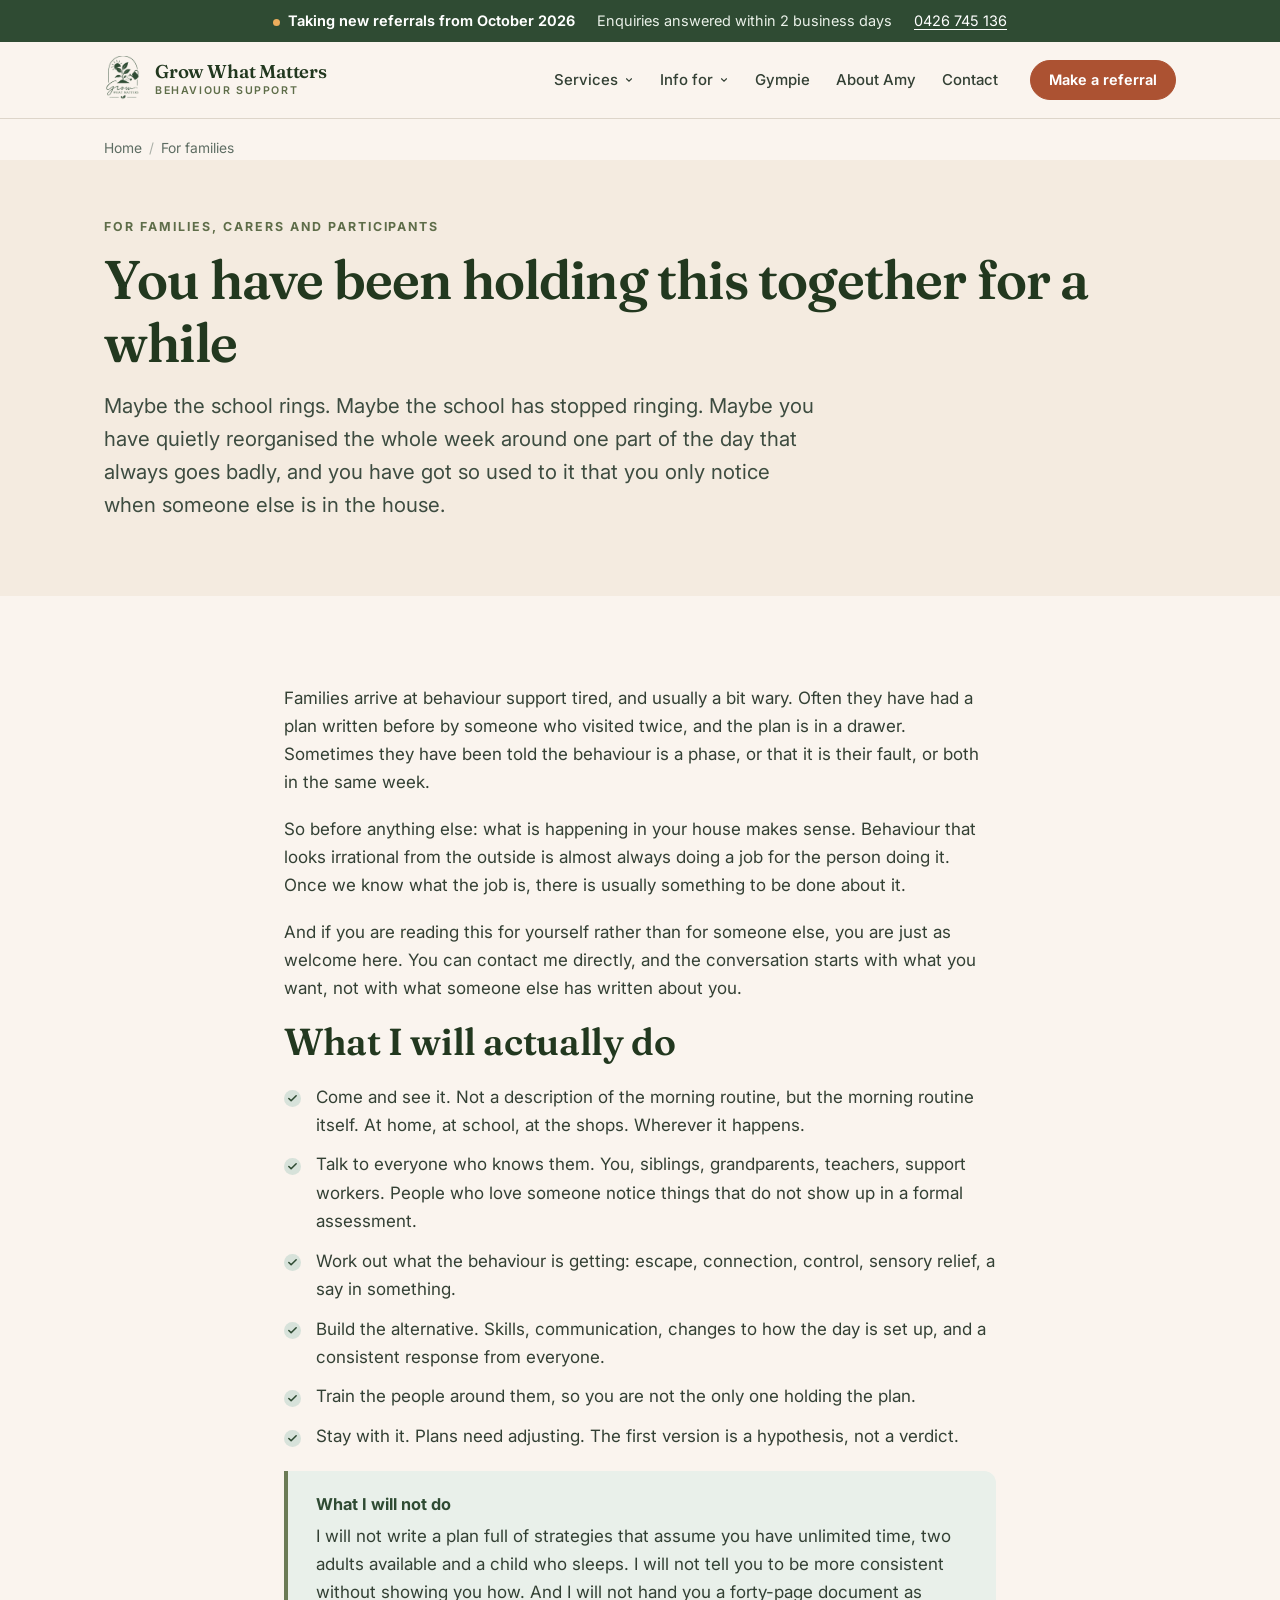
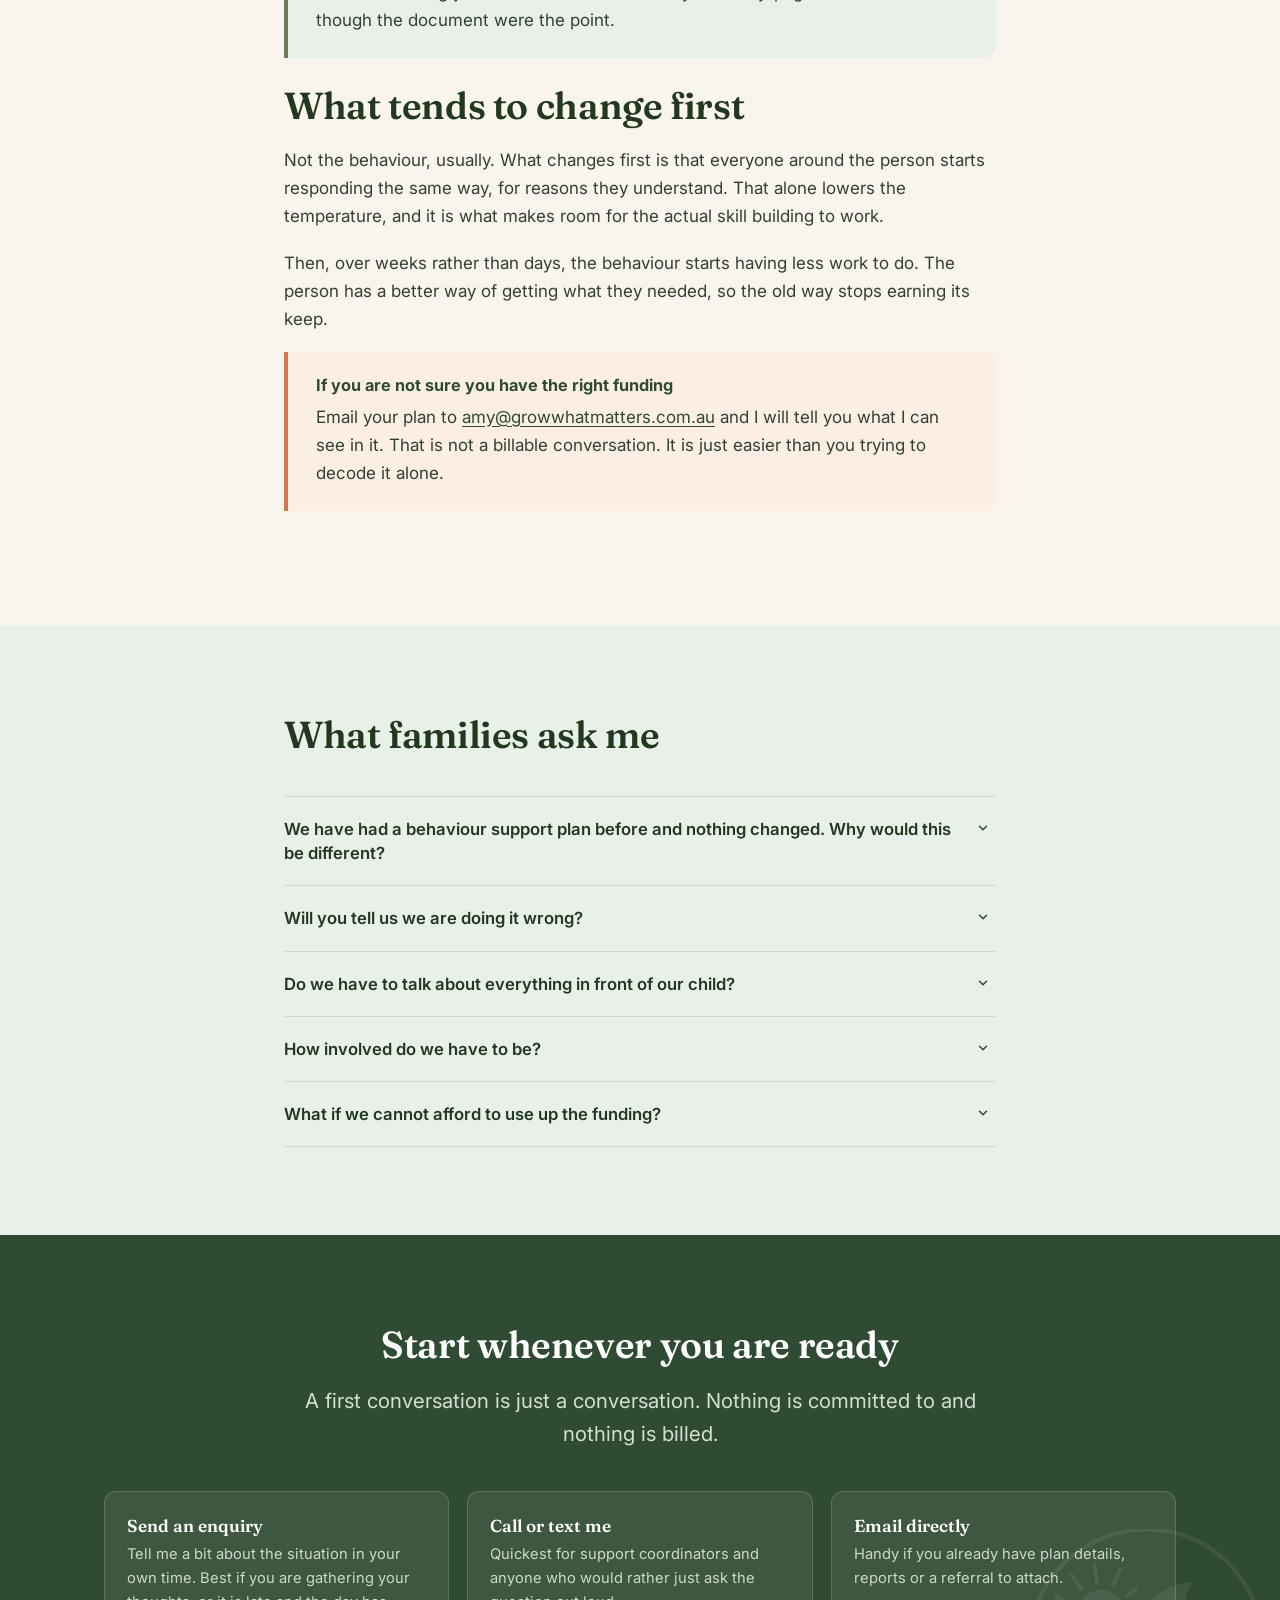
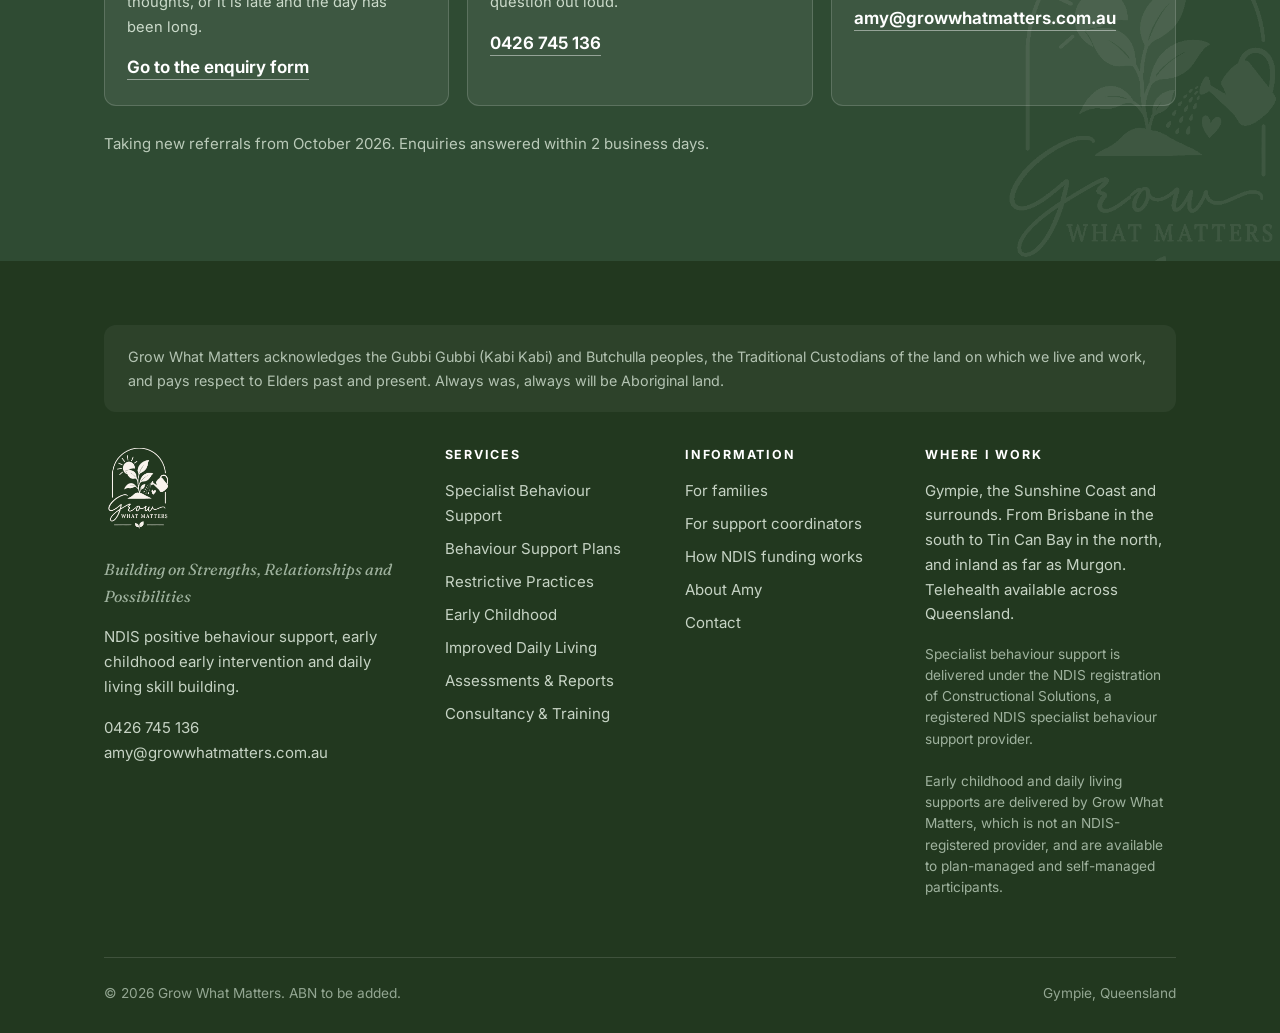
<file: for-families.html>
<!DOCTYPE html>
<html lang="en-AU">
<head>
<meta charset="utf-8">
<meta name="viewport" content="width=device-width, initial-scale=1">
<title>Behaviour Support for Families &amp;amp; Carers | Gympie &amp;amp; Sunshine Coast</title>
<meta name="description" content="What NDIS behaviour support actually looks like for a family: how it starts, what is expected of you, and what changes. Gympie, Sunshine Coast and telehealth.">
<link rel="canonical" href="https://growwhatmatters.com.au/for-families.html">
<meta name="theme-color" content="#2F4B33">
<meta property="og:type" content="website">
<meta property="og:site_name" content="Grow What Matters">
<meta property="og:title" content="Behaviour Support for Families &amp;amp; Carers | Gympie &amp;amp; Sunshine Coast">
<meta property="og:description" content="What NDIS behaviour support actually looks like for a family: how it starts, what is expected of you, and what changes. Gympie, Sunshine Coast and telehealth.">
<meta property="og:url" content="https://growwhatmatters.com.au/for-families.html">
<meta property="og:image" content="https://growwhatmatters.com.au/assets/logo-lockup.png">
<meta property="og:locale" content="en_AU">
<meta name="twitter:card" content="summary_large_image">
<link rel="icon" href="assets/favicon.png" type="image/png">
<link rel="apple-touch-icon" href="assets/favicon.png">
<link rel="preconnect" href="https://fonts.googleapis.com">
<link rel="preconnect" href="https://fonts.gstatic.com" crossorigin>
<link href="https://fonts.googleapis.com/css2?family=Fraunces:ital,opsz,wght@0,9..144,400..700;1,9..144,400..600&family=Inter:wght@400..700&display=swap" rel="stylesheet">
<link rel="stylesheet" href="assets/styles.css">
<script type="application/ld+json">{"@context":"https://schema.org","@type":"ProfessionalService","@id":"https://growwhatmatters.com.au/#business","name":"Grow What Matters","description":"NDIS positive behaviour support, early childhood early intervention and daily living skill building in Gympie, on the Sunshine Coast and surrounds.","url":"https://growwhatmatters.com.au","telephone":"+61 426 745 136","email":"amy@growwhatmatters.com.au","image":"https://growwhatmatters.com.au/assets/logo-badge.png","logo":"https://growwhatmatters.com.au/assets/logo-badge.png","slogan":"Building on Strengths, Relationships and Possibilities","priceRange":"NDIS price guide","address":{"@type":"PostalAddress","addressLocality":"Gympie","addressRegion":"QLD","addressCountry":"AU"},"areaServed":[{"@type":"Place","name":"Gympie"},{"@type":"Place","name":"Sunshine Coast"},{"@type":"Place","name":"Noosa"},{"@type":"Place","name":"Tin Can Bay"},{"@type":"Place","name":"Rainbow Beach"},{"@type":"Place","name":"Cooloola Cove"},{"@type":"Place","name":"Imbil"},{"@type":"Place","name":"Kandanga"},{"@type":"Place","name":"Widgee"},{"@type":"Place","name":"Goomeri"},{"@type":"Place","name":"Murgon"},{"@type":"Place","name":"Kilkivan"},{"@type":"Place","name":"Curra"},{"@type":"Place","name":"Maryborough"},{"@type":"Place","name":"Brisbane"}],"availableLanguage":"English","founder":{"@type":"Person","name":"Amy","jobTitle":"Board Certified Behavior Analyst and NDIS Behaviour Support Practitioner","hasCredential":[{"@type":"EducationalOccupationalCredential","credentialCategory":"certification","name":"Board Certified Behavior Analyst (BCBA)"},{"@type":"EducationalOccupationalCredential","credentialCategory":"degree","name":"Master of Education in Applied Behavior Analysis"},{"@type":"EducationalOccupationalCredential","credentialCategory":"degree","name":"Bachelor of Science in Psychology"}]},"knowsAbout":["Positive Behaviour Support","Applied Behaviour Analysis","Functional Behaviour Assessment","Restrictive Practice Reduction","Early Childhood Early Intervention","NDIS"]}</script>
<script type="application/ld+json">{"@context":"https://schema.org","@type":"BreadcrumbList","itemListElement":[{"@type":"ListItem","position":1,"name":"Home","item":"https://growwhatmatters.com.au/"},{"@type":"ListItem","position":2,"name":"For families","item":"https://growwhatmatters.com.au/for-families.html"}]}</script>
<script type="application/ld+json">{"@context":"https://schema.org","@type":"FAQPage","mainEntity":[{"@type":"Question","name":"We have had a behaviour support plan before and nothing changed. Why would this be different?","acceptedAnswer":{"@type":"Answer","text":"Usually one of three things went wrong: the plan was not built on a proper functional assessment, nobody was trained to use it, or it was written for compliance instead of for a Tuesday afternoon. All three are fixable. Send me what you have and I will tell you which one it was."}},{"@type":"Question","name":"Will you tell us we are doing it wrong?","acceptedAnswer":{"@type":"Answer","text":"No. Almost every family I meet is doing something sensible that happens to be feeding the problem, because it works in the short term. Everybody does this, including me. My job is to find the thing that works better, not to audit your parenting."}},{"@type":"Question","name":"Do we have to talk about everything in front of our child?","acceptedAnswer":{"@type":"Answer","text":"No. We will work out together what is discussed where, and who needs to be in which conversation. Young people are often more aware of what is being said about them than adults assume, and I take that seriously."}},{"@type":"Question","name":"How involved do we have to be?","acceptedAnswer":{"@type":"Answer","text":"More than you might expect, and that is the point. Behaviour support delivered to a person in isolation does not hold. Most of what changes things happens between my visits, which means it happens with you. I will not ask more of you than is realistic, so tell me what your week actually looks like."}},{"@type":"Question","name":"What if we cannot afford to use up the funding?","acceptedAnswer":{"@type":"Answer","text":"Tell me at the start. I would much rather design a smaller, focused piece of work that fits the budget than start something we cannot finish. I track hours and will always tell you where we are up to before we get near the end."}}]}</script>
</head>
<body>
<a class="skip" href="#main">Skip to content</a>

<div class="capacity">
  <div class="wrap">
    <span><span class="dot" aria-hidden="true"></span><strong>Taking new referrals from October 2026</strong></span>
    <span>Enquiries answered within 2 business days</span>
    <span><a href="tel:+61426745136">0426 745 136</a></span>
  </div>
</div>

<header class="site-head" data-nav="closed">
  <div class="wrap">
    <a class="brand" href="index.html">
      <img src="assets/logo-badge.png" alt="" width="40" height="49">
      <span class="brand-txt"><b>Grow What Matters</b><span>Behaviour Support</span></span>
    </a>
    <nav class="nav" aria-label="Main">
        <div class="has-sub" data-open="false">
          <button type="button" aria-expanded="false" aria-controls="sub-services">Services<svg viewBox="0 0 24 24" fill="none" stroke="currentColor" stroke-width="2.6" stroke-linecap="round" aria-hidden="true"><polyline points="6 9 12 15 18 9"/></svg></button>
          <div class="submenu" id="sub-services">
            <a href="specialist-behaviour-support.html">Specialist Behaviour Support<small>Assessment, plans, team training</small></a>
            <a href="behaviour-support-plans.html">Behaviour Support Plans<small>What is in one, and how it is built</small></a>
            <a href="restrictive-practices.html">Restrictive Practices<small>Reduction and elimination</small></a>
            <a href="early-childhood-early-intervention.html">Early Childhood<small>Under 9s and their families</small></a>
            <a href="improved-daily-living.html">Improved Daily Living<small>Skill building across the lifespan</small></a>
            <a href="assessments-and-reports.html">Assessments & Reports<small>Evidence for plan reviews</small></a>
            <a href="training-and-consultancy.html">Consultancy & Training<small>Schools, services and private clients</small></a>
          </div>
        </div>
        <div class="has-sub" data-open="false">
          <button type="button" aria-expanded="false" aria-controls="sub-info-for">Info for<svg viewBox="0 0 24 24" fill="none" stroke="currentColor" stroke-width="2.6" stroke-linecap="round" aria-hidden="true"><polyline points="6 9 12 15 18 9"/></svg></button>
          <div class="submenu" id="sub-info-for">
            <a href="for-families.html" aria-current="page">Families & participants<small>What support actually looks like</small></a>
            <a href="for-support-coordinators.html">Support coordinators<small>Capacity, referrals, reports</small></a>
            <a href="ndis-funding.html">How NDIS funding works<small>Which budget pays for what</small></a>
          </div>
        </div>
        <a href="positive-behaviour-support-gympie.html">Gympie</a>
        <a href="about.html">About Amy</a>
        <a href="contact.html">Contact</a>
    </nav>
    <div class="head-cta">
      <a class="btn btn-primary btn-sm" href="contact.html">Make a referral</a>
      <button class="navtoggle" type="button" aria-expanded="false" aria-label="Menu"><svg viewBox="0 0 24 24" fill="none" stroke="currentColor" stroke-width="2.2" stroke-linecap="round" aria-hidden="true"><line x1="3" y1="6" x2="21" y2="6"/><line x1="3" y1="12" x2="21" y2="12"/><line x1="3" y1="18" x2="21" y2="18"/></svg></button>
    </div>
  </div>
</header>

<main id="main">
<div class="wrap"><nav class="crumb" aria-label="Breadcrumb"><a href="index.html">Home</a><span>/</span>For families</nav></div>

  <section class="phero">
    <div class="wrap">
      <p class="kicker">For families, carers and participants</p>
      <h1>You have been holding this together for a while</h1>
      <p class="lede">Maybe the school rings. Maybe the school has stopped ringing. Maybe you have quietly reorganised the whole week around one part of the day that always goes badly, and you have got so used to it that you only notice when someone else is in the house.</p>
    </div>
  </section>

  <section>
    <div class="wrap narrow">
      <p>Families arrive at behaviour support tired, and usually a bit wary. Often they have had a plan written before by someone who visited twice, and the plan is in a drawer. Sometimes they have been told the behaviour is a phase, or that it is their fault, or both in the same week.</p>
      <p>So before anything else: what is happening in your house makes sense. Behaviour that looks irrational from the outside is almost always doing a job for the person doing it. Once we know what the job is, there is usually something to be done about it.</p>
      <p>And if you are reading this for yourself rather than for someone else, you are just as welcome here. You can contact me directly, and the conversation starts with what you want, not with what someone else has written about you.</p>

      <h2>What I will actually do</h2>
      <ul class="ticks">
        <li>Come and see it. Not a description of the morning routine, but the morning routine itself. At home, at school, at the shops. Wherever it happens.</li>
        <li>Talk to everyone who knows them. You, siblings, grandparents, teachers, support workers. People who love someone notice things that do not show up in a formal assessment.</li>
        <li>Work out what the behaviour is getting: escape, connection, control, sensory relief, a say in something.</li>
        <li>Build the alternative. Skills, communication, changes to how the day is set up, and a consistent response from everyone.</li>
        <li>Train the people around them, so you are not the only one holding the plan.</li>
        <li>Stay with it. Plans need adjusting. The first version is a hypothesis, not a verdict.</li>
      </ul>

      <div class="callout">
        <h4>What I will not do</h4>
        <p>I will not write a plan full of strategies that assume you have unlimited time, two adults available and a child who sleeps. I will not tell you to be more consistent without showing you how. And I will not hand you a forty-page document as though the document were the point.</p>
      </div>

      <h2>What tends to change first</h2>
      <p>Not the behaviour, usually. What changes first is that everyone around the person starts responding the same way, for reasons they understand. That alone lowers the temperature, and it is what makes room for the actual skill building to work.</p>
      <p>Then, over weeks rather than days, the behaviour starts having less work to do. The person has a better way of getting what they needed, so the old way stops earning its keep.</p>

      <div class="callout warm">
        <h4>If you are not sure you have the right funding</h4>
        <p>Email your plan to <a href="mailto:amy@growwhatmatters.com.au">amy@growwhatmatters.com.au</a> and I will tell you what I can see in it. That is not a billable conversation. It is just easier than you trying to decode it alone.</p>
      </div>
    </div>
  </section>

  <section class="bg-mint">
    <div class="wrap narrow">
      <div class="sec-head"><h2>What families ask me</h2></div>
      <div class="faq"><details><summary>We have had a behaviour support plan before and nothing changed. Why would this be different?</summary><div class="ans"><p>Usually one of three things went wrong: the plan was not built on a proper functional assessment, nobody was trained to use it, or it was written for compliance instead of for a Tuesday afternoon. All three are fixable. Send me what you have and I will tell you which one it was.</p></div></details>
<details><summary>Will you tell us we are doing it wrong?</summary><div class="ans"><p>No. Almost every family I meet is doing something sensible that happens to be feeding the problem, because it works in the short term. Everybody does this, including me. My job is to find the thing that works better, not to audit your parenting.</p></div></details>
<details><summary>Do we have to talk about everything in front of our child?</summary><div class="ans"><p>No. We will work out together what is discussed where, and who needs to be in which conversation. Young people are often more aware of what is being said about them than adults assume, and I take that seriously.</p></div></details>
<details><summary>How involved do we have to be?</summary><div class="ans"><p>More than you might expect, and that is the point. Behaviour support delivered to a person in isolation does not hold. Most of what changes things happens between my visits, which means it happens with you. I will not ask more of you than is realistic, so tell me what your week actually looks like.</p></div></details>
<details><summary>What if we cannot afford to use up the funding?</summary><div class="ans"><p>Tell me at the start. I would much rather design a smaller, focused piece of work that fits the budget than start something we cannot finish. I track hours and will always tell you where we are up to before we get near the end.</p></div></details></div>
    </div>
  </section>

  
  <section class="band">
    <img class="band-mark" src="assets/logo-badge-cream.png" alt="" aria-hidden="true">
    <div class="wrap">
      <div class="sec-head center" style="margin-left:auto;margin-right:auto">
        <h2>Start whenever you are ready</h2>
        <p class="lede">A first conversation is just a conversation. Nothing is committed to and nothing is billed.</p>
      </div>
      <div class="routes">
        <div class="route">
          <h3>Send an enquiry</h3>
          <p>Tell me a bit about the situation in your own time. Best if you are gathering your thoughts, or it is late and the day has been long.</p>
          <a href="contact.html">Go to the enquiry form</a>
        </div>
        <div class="route">
          <h3>Call or text me</h3>
          <p>Quickest for support coordinators and anyone who would rather just ask the question out loud.</p>
          <a href="tel:+61426745136">0426 745 136</a>
        </div>
        <div class="route">
          <h3>Email directly</h3>
          <p>Handy if you already have plan details, reports or a referral to attach.</p>
          <a href="mailto:amy@growwhatmatters.com.au">amy@growwhatmatters.com.au</a>
        </div>
      </div>
      <p class="small" style="margin-top:26px;color:#BACAB9">Taking new referrals from October 2026. Enquiries answered within 2 business days.</p>
    </div>
  </section>
  
</main>

<footer class="site-foot">
  <div class="wrap">
    <div class="acknowledge">
      Grow What Matters acknowledges the Gubbi Gubbi (Kabi Kabi) and Butchulla peoples, the Traditional Custodians of the land on which we live and work, and pays respect to Elders past and present. Always was, always will be Aboriginal land.
    </div>
    <div class="foot-grid">
      <div>
        <img class="foot-mark" src="assets/logo-badge-cream.png" alt="Grow What Matters">
        <p class="foot-tag">Building on Strengths, Relationships and Possibilities</p>
        <p class="small">NDIS positive behaviour support, early childhood early intervention and daily living skill building.</p>
        <p class="small"><a href="tel:+61426745136">0426 745 136</a><br><a href="mailto:amy@growwhatmatters.com.au">amy@growwhatmatters.com.au</a></p>
      </div>
      <div>
        <h4>Services</h4>
        <ul>
          <li><a href="specialist-behaviour-support.html">Specialist Behaviour Support</a></li>
          <li><a href="behaviour-support-plans.html">Behaviour Support Plans</a></li>
          <li><a href="restrictive-practices.html">Restrictive Practices</a></li>
          <li><a href="early-childhood-early-intervention.html">Early Childhood</a></li>
          <li><a href="improved-daily-living.html">Improved Daily Living</a></li>
          <li><a href="assessments-and-reports.html">Assessments &amp; Reports</a></li>
          <li><a href="training-and-consultancy.html">Consultancy &amp; Training</a></li>
        </ul>
      </div>
      <div>
        <h4>Information</h4>
        <ul>
          <li><a href="for-families.html">For families</a></li>
          <li><a href="for-support-coordinators.html">For support coordinators</a></li>
          <li><a href="ndis-funding.html">How NDIS funding works</a></li>
          <li><a href="about.html">About Amy</a></li>
          <li><a href="contact.html">Contact</a></li>
        </ul>
      </div>
      <div>
        <h4>Where I work</h4>
        <p class="small">Gympie, the Sunshine Coast and surrounds. From Brisbane in the south to Tin Can Bay in the north, and inland as far as Murgon. Telehealth available across Queensland.</p>
        <p class="reg-note">
          Specialist behaviour support is delivered under the NDIS registration of Constructional Solutions, a registered NDIS specialist behaviour support provider.<br><br>
          Early childhood and daily living supports are delivered by Grow What Matters, which is not an NDIS-registered provider, and are available to plan-managed and self-managed participants.
        </p>
      </div>
    </div>
    <div class="foot-bottom">
      <span>&copy; 2026 Grow What Matters. ABN to be added.</span>
      <span>Gympie, Queensland</span>
    </div>
  </div>
</footer>
<script src="assets/site.js"></script>
</body>
</html>
</file>
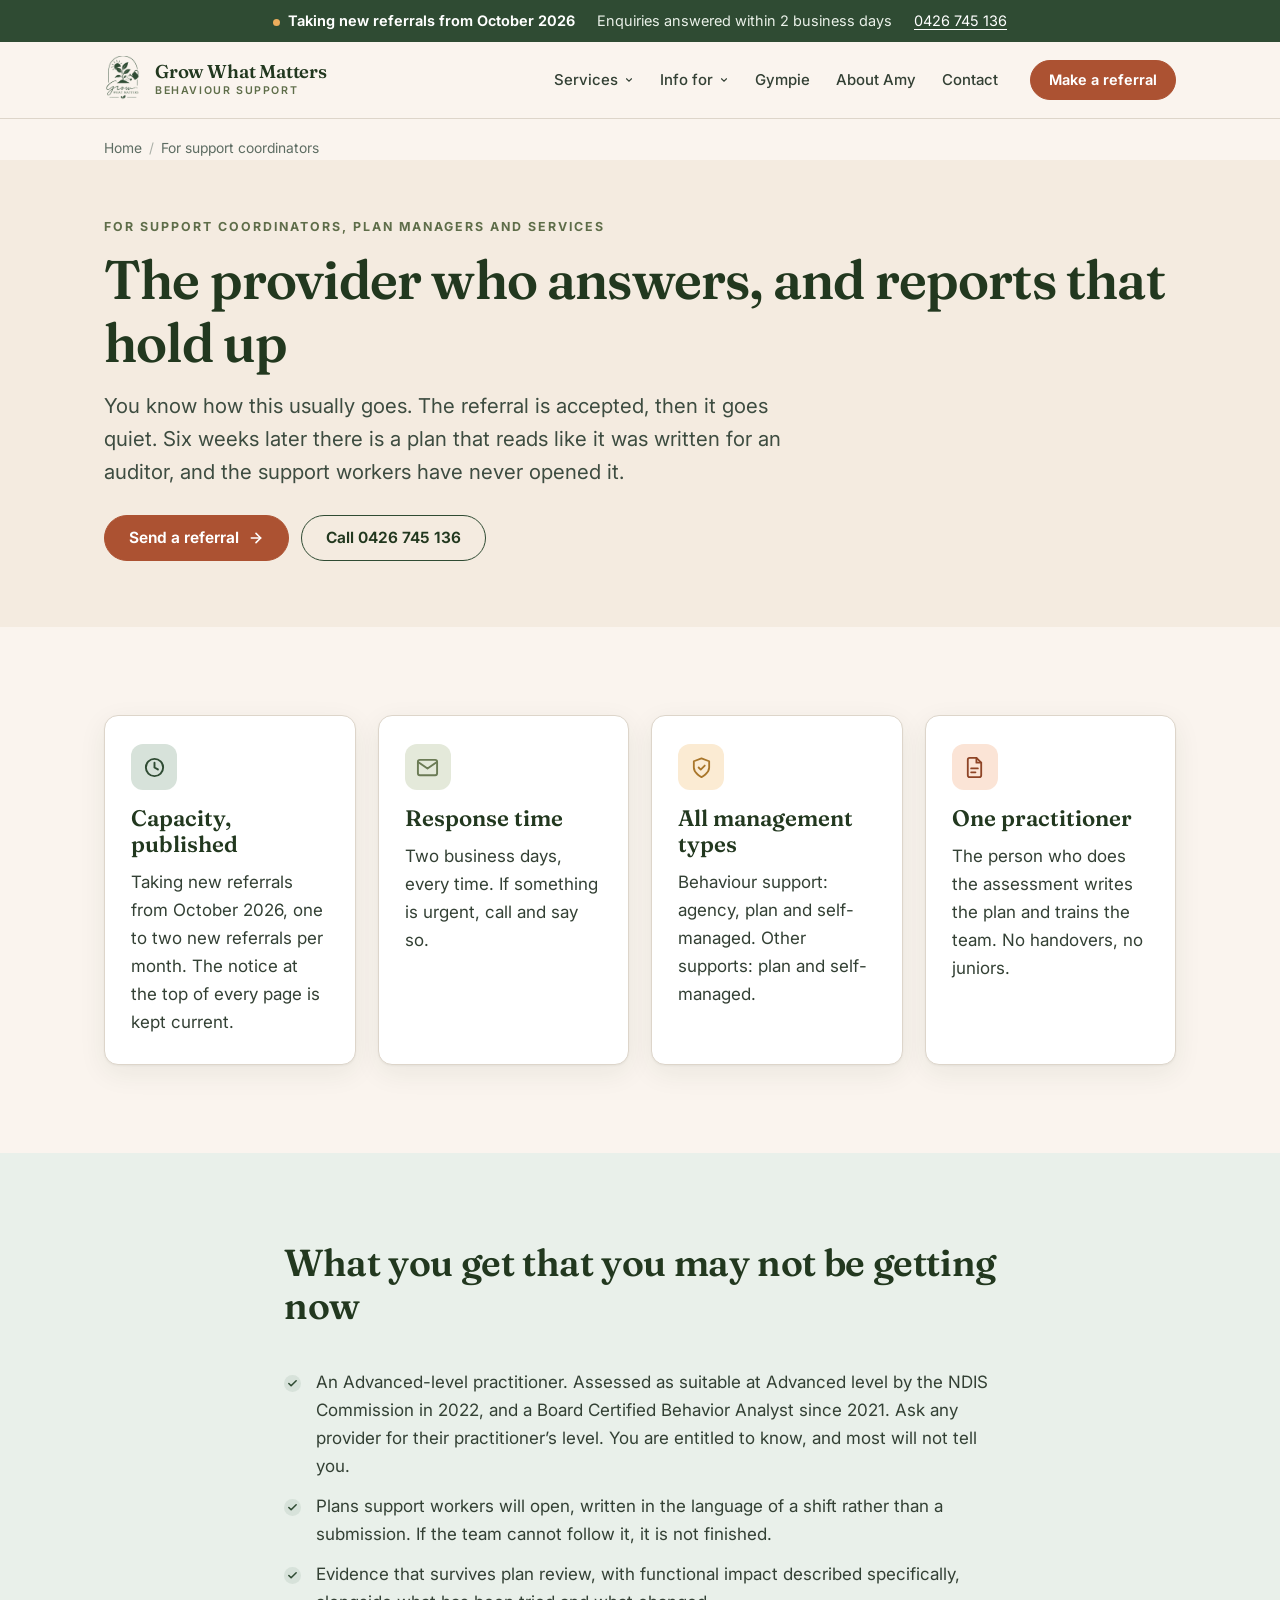
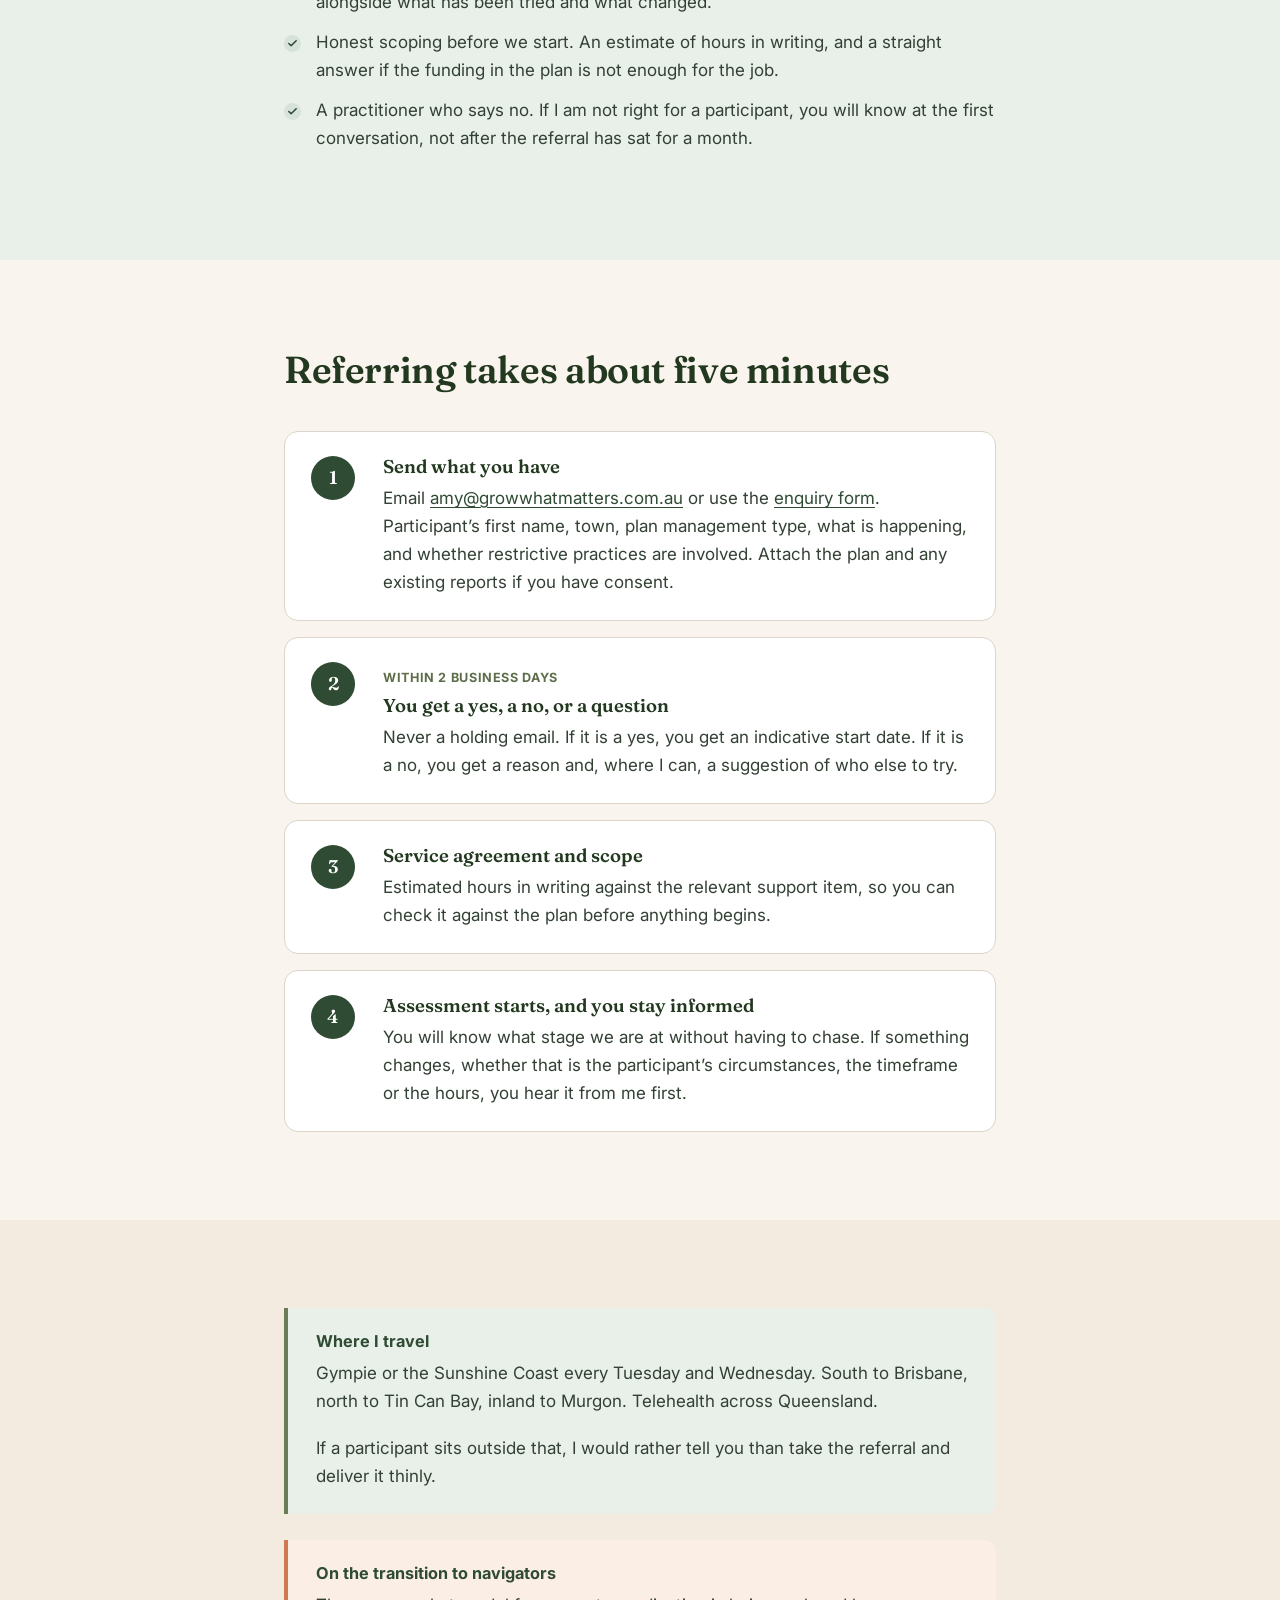
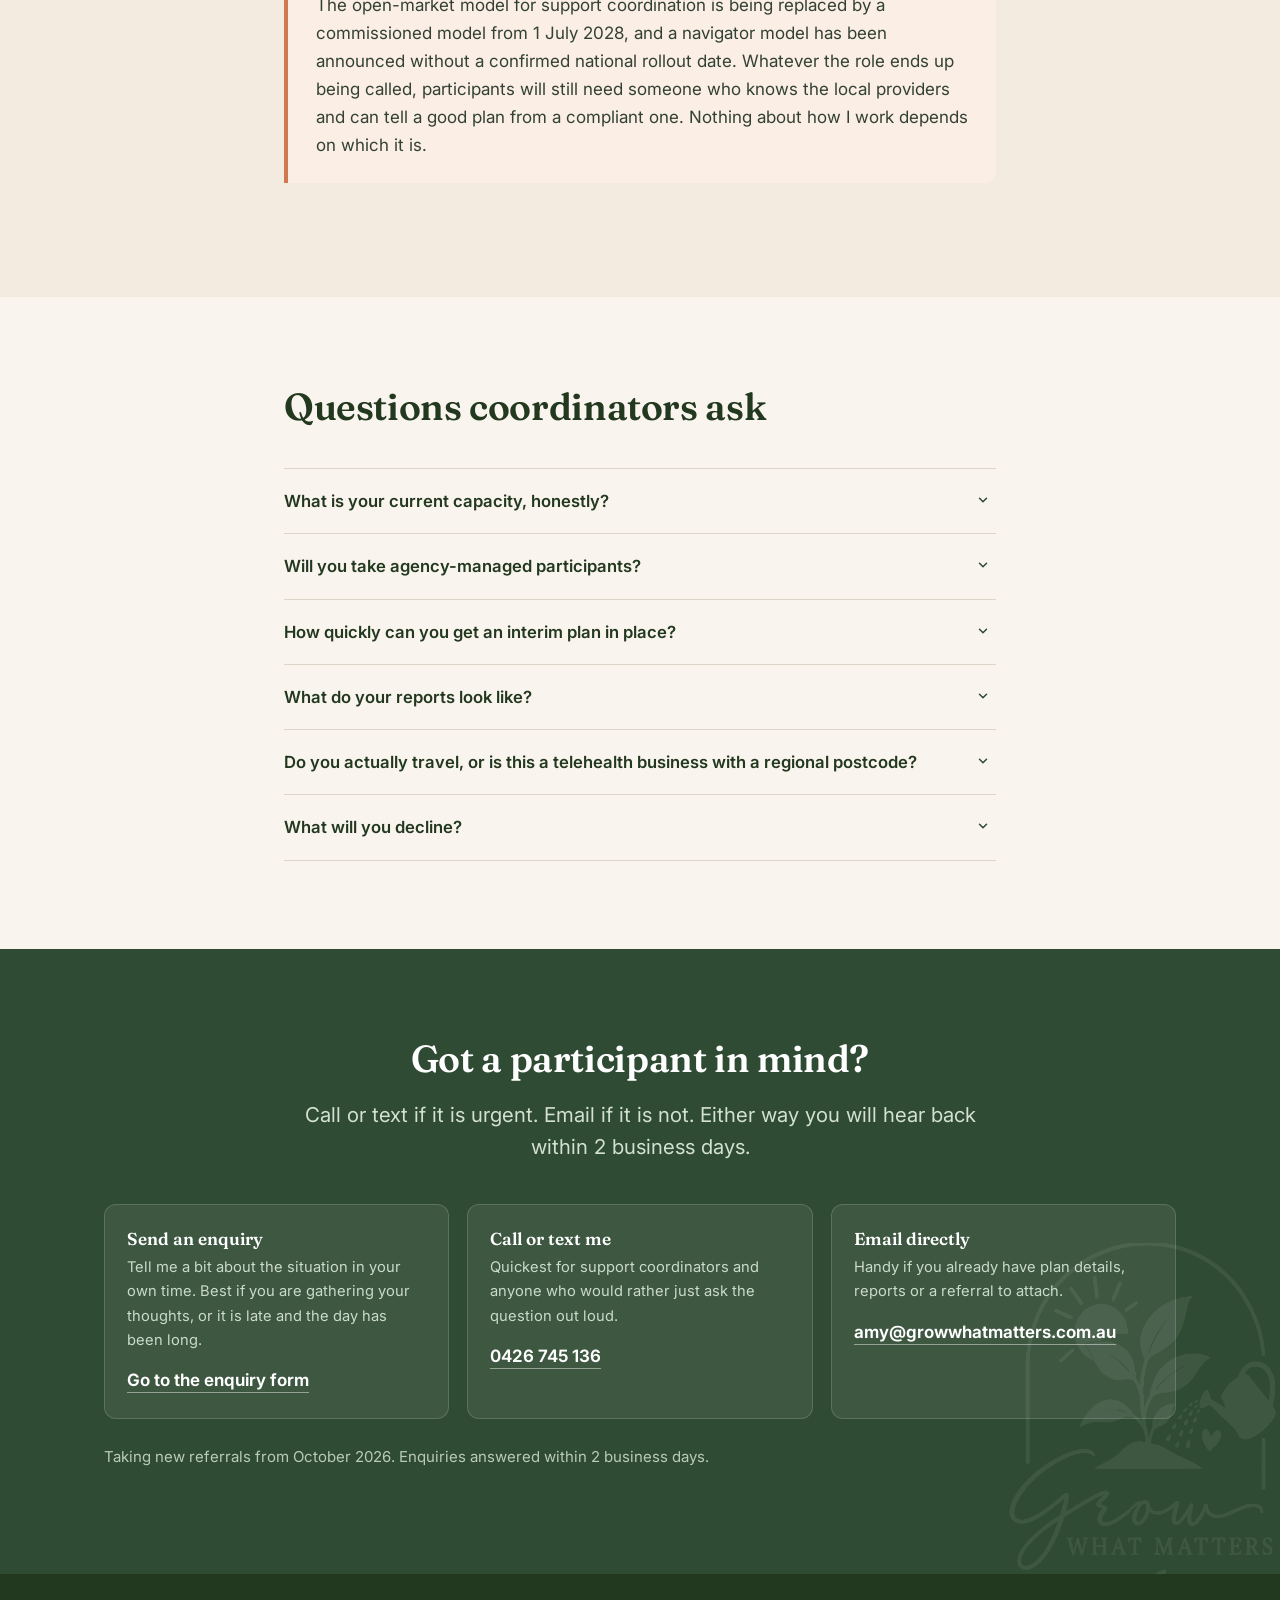
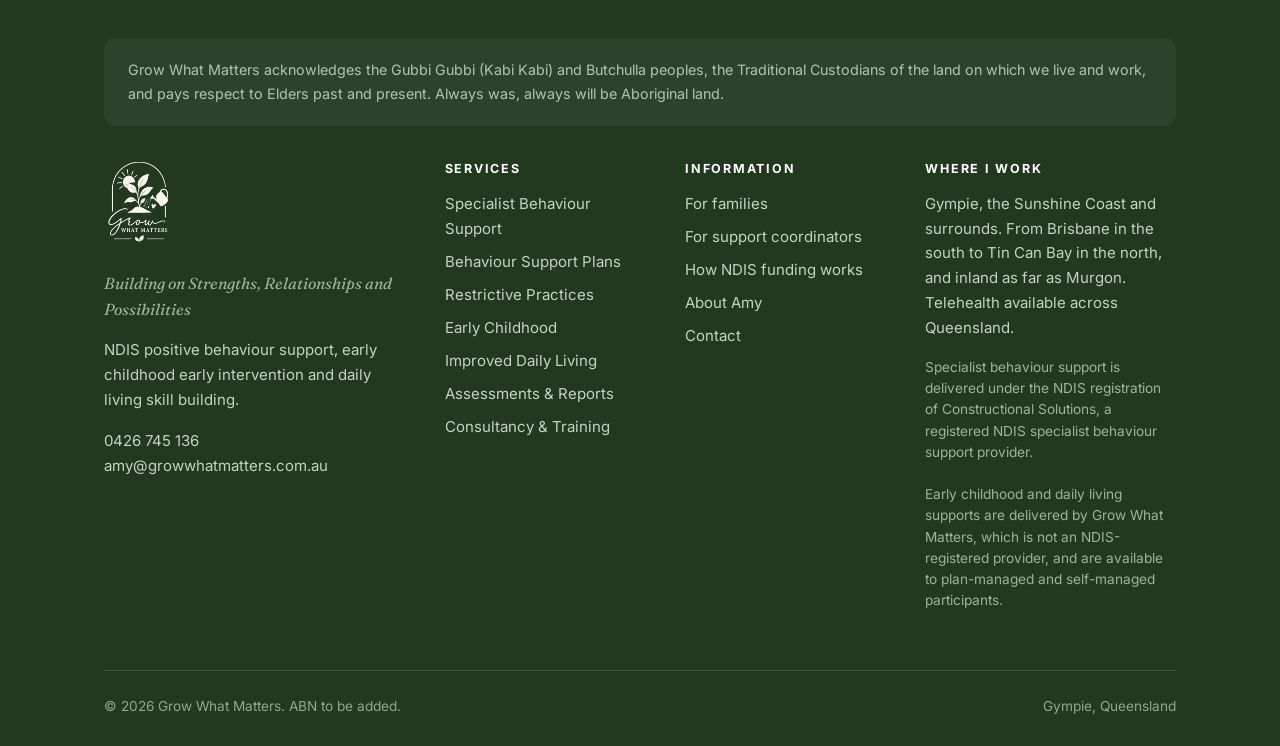
<file: for-support-coordinators.html>
<!DOCTYPE html>
<html lang="en-AU">
<head>
<meta charset="utf-8">
<meta name="viewport" content="width=device-width, initial-scale=1">
<title>Behaviour Support Referrals &amp;amp; Capacity | For Support Coordinators</title>
<meta name="description" content="Current capacity, referral process, plan management types accepted and report standards for support coordinators referring to behaviour support in Gympie, the Sunshine Coast and Wide Bay.">
<link rel="canonical" href="https://growwhatmatters.com.au/for-support-coordinators.html">
<meta name="theme-color" content="#2F4B33">
<meta property="og:type" content="website">
<meta property="og:site_name" content="Grow What Matters">
<meta property="og:title" content="Behaviour Support Referrals &amp;amp; Capacity | For Support Coordinators">
<meta property="og:description" content="Current capacity, referral process, plan management types accepted and report standards for support coordinators referring to behaviour support in Gympie, the Sunshine Coast and Wide Bay.">
<meta property="og:url" content="https://growwhatmatters.com.au/for-support-coordinators.html">
<meta property="og:image" content="https://growwhatmatters.com.au/assets/logo-lockup.png">
<meta property="og:locale" content="en_AU">
<meta name="twitter:card" content="summary_large_image">
<link rel="icon" href="assets/favicon.png" type="image/png">
<link rel="apple-touch-icon" href="assets/favicon.png">
<link rel="preconnect" href="https://fonts.googleapis.com">
<link rel="preconnect" href="https://fonts.gstatic.com" crossorigin>
<link href="https://fonts.googleapis.com/css2?family=Fraunces:ital,opsz,wght@0,9..144,400..700;1,9..144,400..600&family=Inter:wght@400..700&display=swap" rel="stylesheet">
<link rel="stylesheet" href="assets/styles.css">
<script type="application/ld+json">{"@context":"https://schema.org","@type":"ProfessionalService","@id":"https://growwhatmatters.com.au/#business","name":"Grow What Matters","description":"NDIS positive behaviour support, early childhood early intervention and daily living skill building in Gympie, on the Sunshine Coast and surrounds.","url":"https://growwhatmatters.com.au","telephone":"+61 426 745 136","email":"amy@growwhatmatters.com.au","image":"https://growwhatmatters.com.au/assets/logo-badge.png","logo":"https://growwhatmatters.com.au/assets/logo-badge.png","slogan":"Building on Strengths, Relationships and Possibilities","priceRange":"NDIS price guide","address":{"@type":"PostalAddress","addressLocality":"Gympie","addressRegion":"QLD","addressCountry":"AU"},"areaServed":[{"@type":"Place","name":"Gympie"},{"@type":"Place","name":"Sunshine Coast"},{"@type":"Place","name":"Noosa"},{"@type":"Place","name":"Tin Can Bay"},{"@type":"Place","name":"Rainbow Beach"},{"@type":"Place","name":"Cooloola Cove"},{"@type":"Place","name":"Imbil"},{"@type":"Place","name":"Kandanga"},{"@type":"Place","name":"Widgee"},{"@type":"Place","name":"Goomeri"},{"@type":"Place","name":"Murgon"},{"@type":"Place","name":"Kilkivan"},{"@type":"Place","name":"Curra"},{"@type":"Place","name":"Maryborough"},{"@type":"Place","name":"Brisbane"}],"availableLanguage":"English","founder":{"@type":"Person","name":"Amy","jobTitle":"Board Certified Behavior Analyst and NDIS Behaviour Support Practitioner","hasCredential":[{"@type":"EducationalOccupationalCredential","credentialCategory":"certification","name":"Board Certified Behavior Analyst (BCBA)"},{"@type":"EducationalOccupationalCredential","credentialCategory":"degree","name":"Master of Education in Applied Behavior Analysis"},{"@type":"EducationalOccupationalCredential","credentialCategory":"degree","name":"Bachelor of Science in Psychology"}]},"knowsAbout":["Positive Behaviour Support","Applied Behaviour Analysis","Functional Behaviour Assessment","Restrictive Practice Reduction","Early Childhood Early Intervention","NDIS"]}</script>
<script type="application/ld+json">{"@context":"https://schema.org","@type":"BreadcrumbList","itemListElement":[{"@type":"ListItem","position":1,"name":"Home","item":"https://growwhatmatters.com.au/"},{"@type":"ListItem","position":2,"name":"For support coordinators","item":"https://growwhatmatters.com.au/for-support-coordinators.html"}]}</script>
<script type="application/ld+json">{"@context":"https://schema.org","@type":"FAQPage","mainEntity":[{"@type":"Question","name":"What is your current capacity, honestly?","acceptedAnswer":{"@type":"Answer","text":"Taking new referrals from October 2026, at one to two new referrals per month. I keep the notice at the top of every page on this site current. If it says I have capacity, I have capacity. If I cannot take a referral, I will say so immediately instead of holding it while you wait."}},{"@type":"Question","name":"Will you take agency-managed participants?","acceptedAnswer":{"@type":"Answer","text":"For behaviour support, yes. That work is delivered under the NDIS registration of Constructional Solutions, a registered specialist behaviour support provider, so agency-managed, plan-managed and self-managed are all fine. Early childhood and daily living supports are delivered by Grow What Matters, which is not registered, so those are plan-managed and self-managed only."}},{"@type":"Question","name":"How quickly can you get an interim plan in place?","acceptedAnswer":{"@type":"Answer","text":"Within the first month where there are regulated restrictive practices in use or an immediate risk. If you have a participant in that situation right now, call rather than email."}},{"@type":"Question","name":"What do your reports look like?","acceptedAnswer":{"@type":"Answer","text":"Specific, functional, and written to be read by a delegate who has never met the participant and has ten minutes. Functional impact, what has been tried, what changed, what is reasonable and necessary next. Happy to send a de-identified sample."}},{"@type":"Question","name":"Do you actually travel, or is this a telehealth business with a regional postcode?","acceptedAnswer":{"@type":"Answer","text":"I travel. Gympie or the Sunshine Coast every Tuesday and Wednesday, as far south as Brisbane, north to Tin Can Bay and inland to Murgon. Face-to-face is heaviest at assessment and training, then I shift towards telehealth to stretch the funding. That is a deliberate choice, discussed with you, and never a quiet downgrade."}},{"@type":"Question","name":"What will you decline?","acceptedAnswer":{"@type":"Answer","text":"Forensic behaviour support, and referrals where sexualised behaviour in adolescents or adults is the primary concern. I will also decline where I do not think I can add value, or where the funding available is not enough to do the job properly. You will hear that at the first conversation."}}]}</script>
</head>
<body>
<a class="skip" href="#main">Skip to content</a>

<div class="capacity">
  <div class="wrap">
    <span><span class="dot" aria-hidden="true"></span><strong>Taking new referrals from October 2026</strong></span>
    <span>Enquiries answered within 2 business days</span>
    <span><a href="tel:+61426745136">0426 745 136</a></span>
  </div>
</div>

<header class="site-head" data-nav="closed">
  <div class="wrap">
    <a class="brand" href="index.html">
      <img src="assets/logo-badge.png" alt="" width="40" height="49">
      <span class="brand-txt"><b>Grow What Matters</b><span>Behaviour Support</span></span>
    </a>
    <nav class="nav" aria-label="Main">
        <div class="has-sub" data-open="false">
          <button type="button" aria-expanded="false" aria-controls="sub-services">Services<svg viewBox="0 0 24 24" fill="none" stroke="currentColor" stroke-width="2.6" stroke-linecap="round" aria-hidden="true"><polyline points="6 9 12 15 18 9"/></svg></button>
          <div class="submenu" id="sub-services">
            <a href="specialist-behaviour-support.html">Specialist Behaviour Support<small>Assessment, plans, team training</small></a>
            <a href="behaviour-support-plans.html">Behaviour Support Plans<small>What is in one, and how it is built</small></a>
            <a href="restrictive-practices.html">Restrictive Practices<small>Reduction and elimination</small></a>
            <a href="early-childhood-early-intervention.html">Early Childhood<small>Under 9s and their families</small></a>
            <a href="improved-daily-living.html">Improved Daily Living<small>Skill building across the lifespan</small></a>
            <a href="assessments-and-reports.html">Assessments & Reports<small>Evidence for plan reviews</small></a>
            <a href="training-and-consultancy.html">Consultancy & Training<small>Schools, services and private clients</small></a>
          </div>
        </div>
        <div class="has-sub" data-open="false">
          <button type="button" aria-expanded="false" aria-controls="sub-info-for">Info for<svg viewBox="0 0 24 24" fill="none" stroke="currentColor" stroke-width="2.6" stroke-linecap="round" aria-hidden="true"><polyline points="6 9 12 15 18 9"/></svg></button>
          <div class="submenu" id="sub-info-for">
            <a href="for-families.html">Families & participants<small>What support actually looks like</small></a>
            <a href="for-support-coordinators.html" aria-current="page">Support coordinators<small>Capacity, referrals, reports</small></a>
            <a href="ndis-funding.html">How NDIS funding works<small>Which budget pays for what</small></a>
          </div>
        </div>
        <a href="positive-behaviour-support-gympie.html">Gympie</a>
        <a href="about.html">About Amy</a>
        <a href="contact.html">Contact</a>
    </nav>
    <div class="head-cta">
      <a class="btn btn-primary btn-sm" href="contact.html">Make a referral</a>
      <button class="navtoggle" type="button" aria-expanded="false" aria-label="Menu"><svg viewBox="0 0 24 24" fill="none" stroke="currentColor" stroke-width="2.2" stroke-linecap="round" aria-hidden="true"><line x1="3" y1="6" x2="21" y2="6"/><line x1="3" y1="12" x2="21" y2="12"/><line x1="3" y1="18" x2="21" y2="18"/></svg></button>
    </div>
  </div>
</header>

<main id="main">
<div class="wrap"><nav class="crumb" aria-label="Breadcrumb"><a href="index.html">Home</a><span>/</span>For support coordinators</nav></div>

  <section class="phero">
    <div class="wrap">
      <p class="kicker">For support coordinators, plan managers and services</p>
      <h1>The provider who answers, and reports that hold up</h1>
      <p class="lede">You know how this usually goes. The referral is accepted, then it goes quiet. Six weeks later there is a plan that reads like it was written for an auditor, and the support workers have never opened it.</p>
      <div class="cta-row" style="margin-top:26px">
        <a class="btn btn-primary" href="contact.html">Send a referral<svg viewBox="0 0 24 24" fill="none" stroke="currentColor" stroke-width="2.4" stroke-linecap="round" stroke-linejoin="round" aria-hidden="true"><line x1="5" y1="12" x2="19" y2="12"/><polyline points="12 5 19 12 12 19"/></svg></a>
        <a class="btn btn-ghost" href="tel:+61426745136">Call 0426 745 136</a>
      </div>
    </div>
  </section>

  <section>
    <div class="wrap">
      <div class="grid g4">
        <div class="card">
        <div class="icon "><svg viewBox="0 0 24 24" fill="none" stroke="currentColor" stroke-width="2" stroke-linecap="round" aria-hidden="true"><circle cx="12" cy="12" r="9"/><polyline points="12 7 12 12 15.5 14"/></svg></div>
        <h3>Capacity, published</h3>
        <p>Taking new referrals from October 2026, one to two new referrals per month. The notice at the top of every page is kept current.</p>
        </div>
        <div class="card">
        <div class="icon sage"><svg viewBox="0 0 24 24" fill="none" stroke="currentColor" stroke-width="2" stroke-linecap="round" stroke-linejoin="round" aria-hidden="true"><rect x="2" y="4" width="20" height="16" rx="2"/><polyline points="2.5 6.5 12 13 21.5 6.5"/></svg></div>
        <h3>Response time</h3>
        <p>Two business days, every time. If something is urgent, call and say so.</p>
        </div>
        <div class="card">
        <div class="icon gold"><svg viewBox="0 0 24 24" fill="none" stroke="currentColor" stroke-width="1.9" stroke-linecap="round" stroke-linejoin="round" aria-hidden="true"><path d="M12 22s8-4 8-10V5.5L12 2.5 4 5.5V12c0 6 8 10 8 10z"/><polyline points="9 12 11.2 14.2 15.4 10"/></svg></div>
        <h3>All management types</h3>
        <p>Behaviour support: agency, plan and self-managed. Other supports: plan and self-managed.</p>
        </div>
        <div class="card">
        <div class="icon peach"><svg viewBox="0 0 24 24" fill="none" stroke="currentColor" stroke-width="1.9" stroke-linecap="round" stroke-linejoin="round" aria-hidden="true"><path d="M14 2H7a2 2 0 0 0-2 2v16a2 2 0 0 0 2 2h10a2 2 0 0 0 2-2V7z"/><polyline points="14 2 14 7 19 7"/><line x1="8.5" y1="13" x2="15.5" y2="13"/><line x1="8.5" y1="17" x2="13" y2="17"/></svg></div>
        <h3>One practitioner</h3>
        <p>The person who does the assessment writes the plan and trains the team. No handovers, no juniors.</p>
        </div>
      </div>
    </div>
  </section>

  <section class="bg-mint">
    <div class="wrap narrow">
      <div class="sec-head">
        <h2>What you get that you may not be getting now</h2>
      </div>
      <ul class="ticks">
        <li>An Advanced-level practitioner. Assessed as suitable at Advanced level by the NDIS Commission in 2022, and a Board Certified Behavior Analyst since 2021. Ask any provider for their practitioner&rsquo;s level. You are entitled to know, and most will not tell you.</li>
        <li>Plans support workers will open, written in the language of a shift rather than a submission. If the team cannot follow it, it is not finished.</li>
        <li>Evidence that survives plan review, with functional impact described specifically, alongside what has been tried and what changed.</li>
        <li>Honest scoping before we start. An estimate of hours in writing, and a straight answer if the funding in the plan is not enough for the job.</li>
        <li>A practitioner who says no. If I am not right for a participant, you will know at the first conversation, not after the referral has sat for a month.</li>
      </ul>
    </div>
  </section>

  <section>
    <div class="wrap narrow">
      <div class="sec-head"><h2>Referring takes about five minutes</h2></div>
      <div class="steps">
        <div class="step"><div>
        
        <h3>Send what you have</h3><p>Email <a href="mailto:amy@growwhatmatters.com.au">amy@growwhatmatters.com.au</a> or use the <a href="contact.html">enquiry form</a>. Participant&rsquo;s first name, town, plan management type, what is happening, and whether restrictive practices are involved. Attach the plan and any existing reports if you have consent.</p>
      </div></div>
        <div class="step"><div>
        <span class="when">Within 2 business days</span>
        <h3>You get a yes, a no, or a question</h3><p>Never a holding email. If it is a yes, you get an indicative start date. If it is a no, you get a reason and, where I can, a suggestion of who else to try.</p>
      </div></div>
        <div class="step"><div>
        
        <h3>Service agreement and scope</h3><p>Estimated hours in writing against the relevant support item, so you can check it against the plan before anything begins.</p>
      </div></div>
        <div class="step"><div>
        
        <h3>Assessment starts, and you stay informed</h3><p>You will know what stage we are at without having to chase. If something changes, whether that is the participant&rsquo;s circumstances, the timeframe or the hours, you hear it from me first.</p>
      </div></div>
      </div>
    </div>
  </section>

  <section class="bg-cream2">
    <div class="wrap narrow">
      <div class="callout">
        <h4>Where I travel</h4>
        <p>Gympie or the Sunshine Coast every Tuesday and Wednesday. South to Brisbane, north to Tin Can Bay, inland to Murgon. Telehealth across Queensland.</p>
        <p>If a participant sits outside that, I would rather tell you than take the referral and deliver it thinly.</p>
      </div>
      <div class="callout warm">
        <h4>On the transition to navigators</h4>
        <p>The open-market model for support coordination is being replaced by a commissioned model from 1 July 2028, and a navigator model has been announced without a confirmed national rollout date. Whatever the role ends up being called, participants will still need someone who knows the local providers and can tell a good plan from a compliant one. Nothing about how I work depends on which it is.</p>
      </div>
    </div>
  </section>

  <section>
    <div class="wrap narrow">
      <div class="sec-head"><h2>Questions coordinators ask</h2></div>
      <div class="faq"><details><summary>What is your current capacity, honestly?</summary><div class="ans"><p>Taking new referrals from October 2026, at one to two new referrals per month. I keep the notice at the top of every page on this site current. If it says I have capacity, I have capacity.</p><p>If I cannot take a referral, I will say so immediately instead of holding it while you wait.</p></div></details>
<details><summary>Will you take agency-managed participants?</summary><div class="ans"><p>For behaviour support, yes. That work is delivered under the NDIS registration of Constructional Solutions, a registered specialist behaviour support provider, so agency-managed, plan-managed and self-managed are all fine.</p><p>Early childhood and daily living supports are delivered by Grow What Matters, which is not registered, so those are plan-managed and self-managed only.</p></div></details>
<details><summary>How quickly can you get an interim plan in place?</summary><div class="ans"><p>Within the first month where there are regulated restrictive practices in use or an immediate risk. If you have a participant in that situation right now, call rather than email.</p></div></details>
<details><summary>What do your reports look like?</summary><div class="ans"><p>Specific, functional, and written to be read by a delegate who has never met the participant and has ten minutes. Functional impact, what has been tried, what changed, what is reasonable and necessary next. Happy to send a de-identified sample.</p></div></details>
<details><summary>Do you actually travel, or is this a telehealth business with a regional postcode?</summary><div class="ans"><p>I travel. Gympie or the Sunshine Coast every Tuesday and Wednesday, as far south as Brisbane, north to Tin Can Bay and inland to Murgon. Face-to-face is heaviest at assessment and training, then I shift towards telehealth to stretch the funding. That is a deliberate choice, discussed with you, and never a quiet downgrade.</p></div></details>
<details><summary>What will you decline?</summary><div class="ans"><p>Forensic behaviour support, and referrals where sexualised behaviour in adolescents or adults is the primary concern. I will also decline where I do not think I can add value, or where the funding available is not enough to do the job properly. You will hear that at the first conversation.</p></div></details></div>
    </div>
  </section>

  
  <section class="band">
    <img class="band-mark" src="assets/logo-badge-cream.png" alt="" aria-hidden="true">
    <div class="wrap">
      <div class="sec-head center" style="margin-left:auto;margin-right:auto">
        <h2>Got a participant in mind?</h2>
        <p class="lede">Call or text if it is urgent. Email if it is not. Either way you will hear back within 2 business days.</p>
      </div>
      <div class="routes">
        <div class="route">
          <h3>Send an enquiry</h3>
          <p>Tell me a bit about the situation in your own time. Best if you are gathering your thoughts, or it is late and the day has been long.</p>
          <a href="contact.html">Go to the enquiry form</a>
        </div>
        <div class="route">
          <h3>Call or text me</h3>
          <p>Quickest for support coordinators and anyone who would rather just ask the question out loud.</p>
          <a href="tel:+61426745136">0426 745 136</a>
        </div>
        <div class="route">
          <h3>Email directly</h3>
          <p>Handy if you already have plan details, reports or a referral to attach.</p>
          <a href="mailto:amy@growwhatmatters.com.au">amy@growwhatmatters.com.au</a>
        </div>
      </div>
      <p class="small" style="margin-top:26px;color:#BACAB9">Taking new referrals from October 2026. Enquiries answered within 2 business days.</p>
    </div>
  </section>
  
</main>

<footer class="site-foot">
  <div class="wrap">
    <div class="acknowledge">
      Grow What Matters acknowledges the Gubbi Gubbi (Kabi Kabi) and Butchulla peoples, the Traditional Custodians of the land on which we live and work, and pays respect to Elders past and present. Always was, always will be Aboriginal land.
    </div>
    <div class="foot-grid">
      <div>
        <img class="foot-mark" src="assets/logo-badge-cream.png" alt="Grow What Matters">
        <p class="foot-tag">Building on Strengths, Relationships and Possibilities</p>
        <p class="small">NDIS positive behaviour support, early childhood early intervention and daily living skill building.</p>
        <p class="small"><a href="tel:+61426745136">0426 745 136</a><br><a href="mailto:amy@growwhatmatters.com.au">amy@growwhatmatters.com.au</a></p>
      </div>
      <div>
        <h4>Services</h4>
        <ul>
          <li><a href="specialist-behaviour-support.html">Specialist Behaviour Support</a></li>
          <li><a href="behaviour-support-plans.html">Behaviour Support Plans</a></li>
          <li><a href="restrictive-practices.html">Restrictive Practices</a></li>
          <li><a href="early-childhood-early-intervention.html">Early Childhood</a></li>
          <li><a href="improved-daily-living.html">Improved Daily Living</a></li>
          <li><a href="assessments-and-reports.html">Assessments &amp; Reports</a></li>
          <li><a href="training-and-consultancy.html">Consultancy &amp; Training</a></li>
        </ul>
      </div>
      <div>
        <h4>Information</h4>
        <ul>
          <li><a href="for-families.html">For families</a></li>
          <li><a href="for-support-coordinators.html">For support coordinators</a></li>
          <li><a href="ndis-funding.html">How NDIS funding works</a></li>
          <li><a href="about.html">About Amy</a></li>
          <li><a href="contact.html">Contact</a></li>
        </ul>
      </div>
      <div>
        <h4>Where I work</h4>
        <p class="small">Gympie, the Sunshine Coast and surrounds. From Brisbane in the south to Tin Can Bay in the north, and inland as far as Murgon. Telehealth available across Queensland.</p>
        <p class="reg-note">
          Specialist behaviour support is delivered under the NDIS registration of Constructional Solutions, a registered NDIS specialist behaviour support provider.<br><br>
          Early childhood and daily living supports are delivered by Grow What Matters, which is not an NDIS-registered provider, and are available to plan-managed and self-managed participants.
        </p>
      </div>
    </div>
    <div class="foot-bottom">
      <span>&copy; 2026 Grow What Matters. ABN to be added.</span>
      <span>Gympie, Queensland</span>
    </div>
  </div>
</footer>
<script src="assets/site.js"></script>
</body>
</html>
</file>
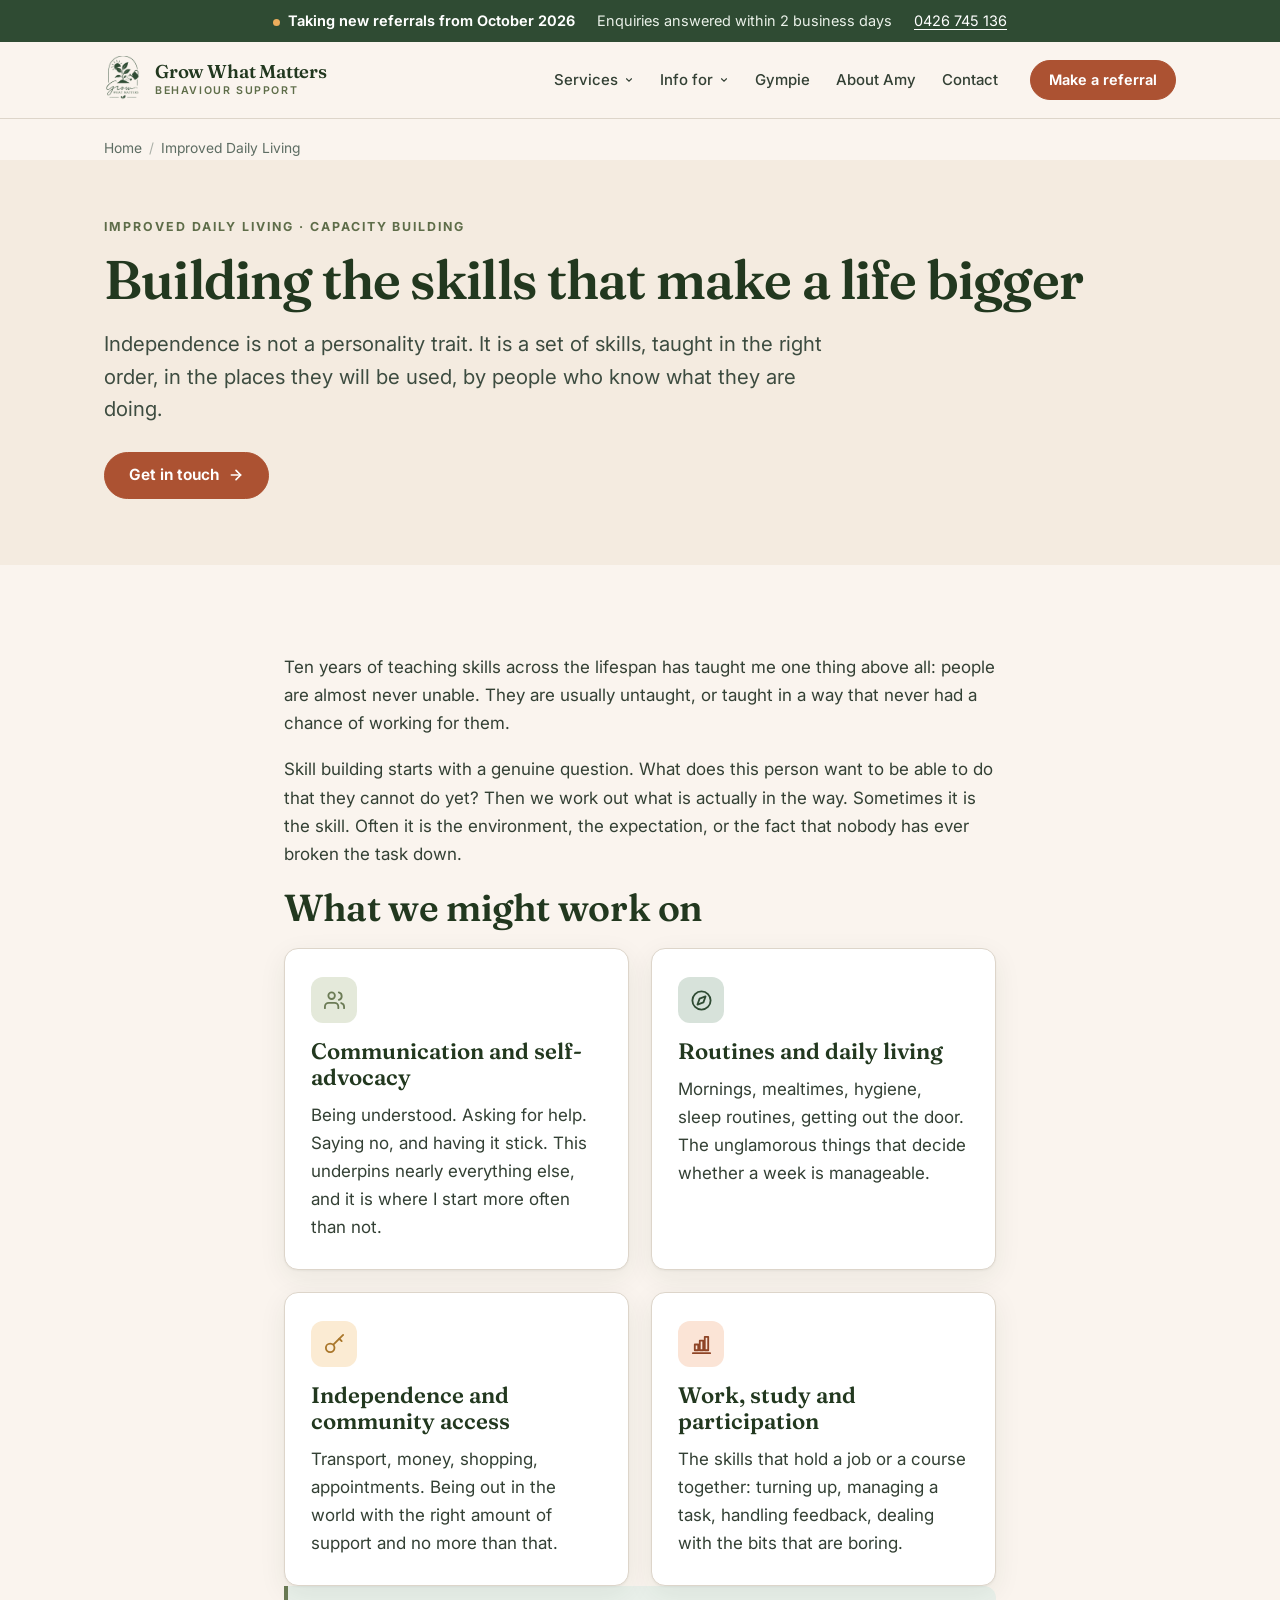
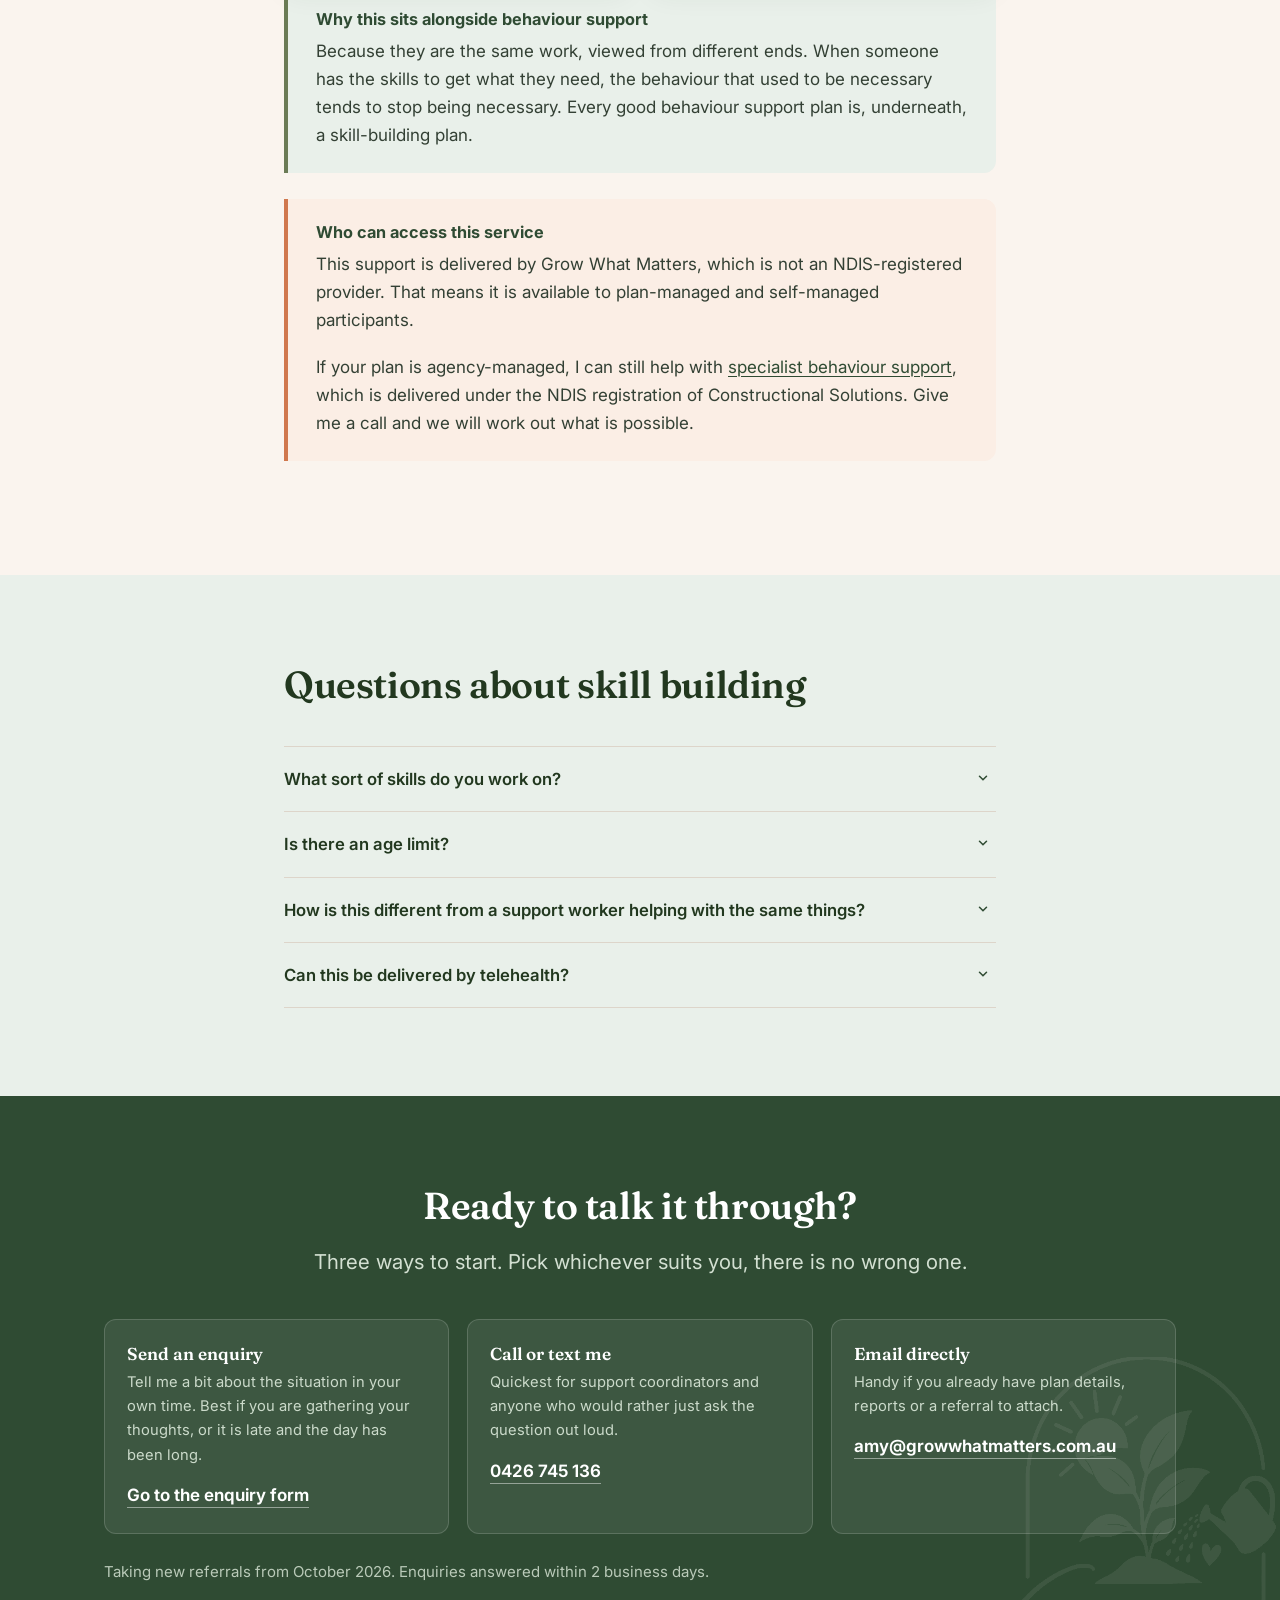
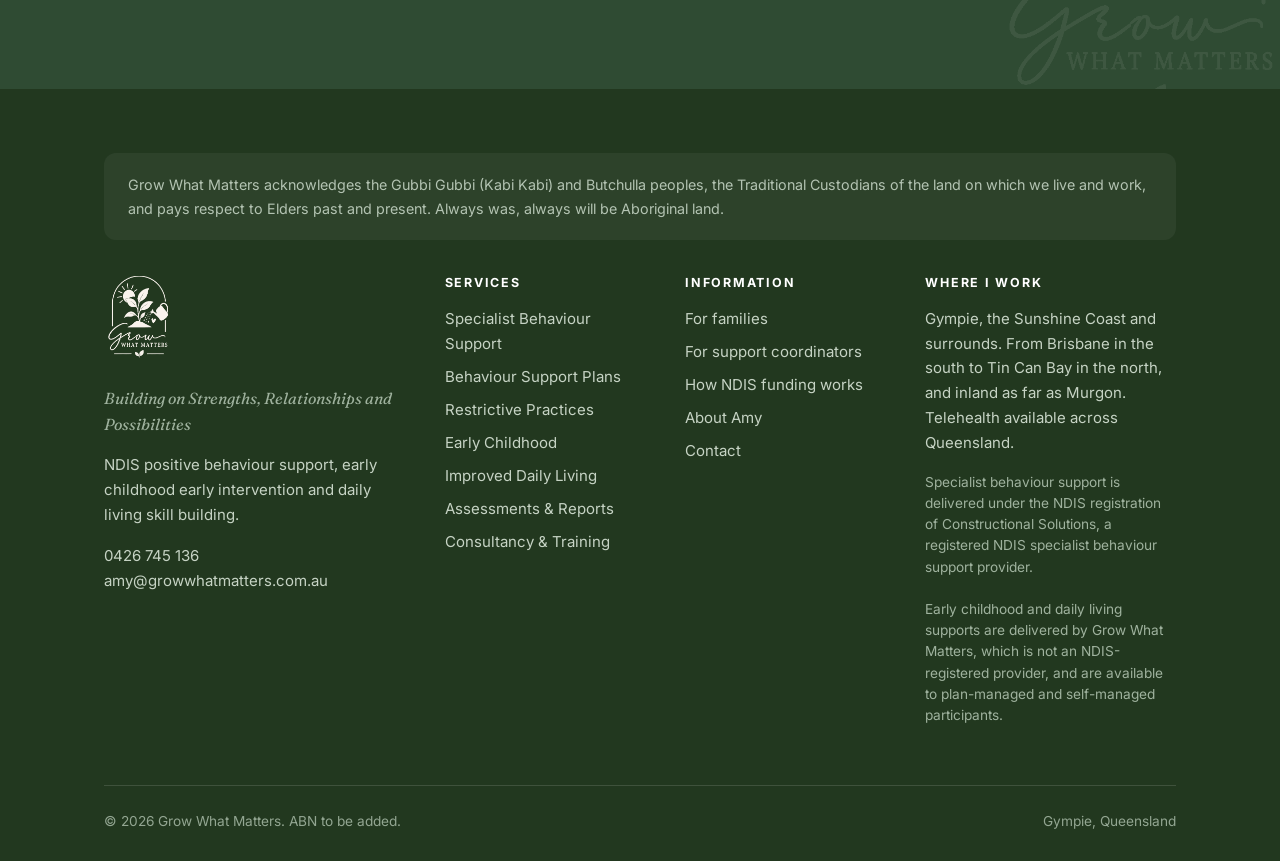
<file: improved-daily-living.html>
<!DOCTYPE html>
<html lang="en-AU">
<head>
<meta charset="utf-8">
<meta name="viewport" content="width=device-width, initial-scale=1">
<title>Improved Daily Living &amp;amp; Skill Building | Gympie &amp;amp; Sunshine Coast</title>
<meta name="description" content="NDIS Improved Daily Living support in Gympie and on the Sunshine Coast: skill building across the lifespan in communication, independence, routines, work and community participation.">
<link rel="canonical" href="https://growwhatmatters.com.au/improved-daily-living.html">
<meta name="theme-color" content="#2F4B33">
<meta property="og:type" content="website">
<meta property="og:site_name" content="Grow What Matters">
<meta property="og:title" content="Improved Daily Living &amp;amp; Skill Building | Gympie &amp;amp; Sunshine Coast">
<meta property="og:description" content="NDIS Improved Daily Living support in Gympie and on the Sunshine Coast: skill building across the lifespan in communication, independence, routines, work and community participation.">
<meta property="og:url" content="https://growwhatmatters.com.au/improved-daily-living.html">
<meta property="og:image" content="https://growwhatmatters.com.au/assets/logo-lockup.png">
<meta property="og:locale" content="en_AU">
<meta name="twitter:card" content="summary_large_image">
<link rel="icon" href="assets/favicon.png" type="image/png">
<link rel="apple-touch-icon" href="assets/favicon.png">
<link rel="preconnect" href="https://fonts.googleapis.com">
<link rel="preconnect" href="https://fonts.gstatic.com" crossorigin>
<link href="https://fonts.googleapis.com/css2?family=Fraunces:ital,opsz,wght@0,9..144,400..700;1,9..144,400..600&family=Inter:wght@400..700&display=swap" rel="stylesheet">
<link rel="stylesheet" href="assets/styles.css">
<script type="application/ld+json">{"@context":"https://schema.org","@type":"ProfessionalService","@id":"https://growwhatmatters.com.au/#business","name":"Grow What Matters","description":"NDIS positive behaviour support, early childhood early intervention and daily living skill building in Gympie, on the Sunshine Coast and surrounds.","url":"https://growwhatmatters.com.au","telephone":"+61 426 745 136","email":"amy@growwhatmatters.com.au","image":"https://growwhatmatters.com.au/assets/logo-badge.png","logo":"https://growwhatmatters.com.au/assets/logo-badge.png","slogan":"Building on Strengths, Relationships and Possibilities","priceRange":"NDIS price guide","address":{"@type":"PostalAddress","addressLocality":"Gympie","addressRegion":"QLD","addressCountry":"AU"},"areaServed":[{"@type":"Place","name":"Gympie"},{"@type":"Place","name":"Sunshine Coast"},{"@type":"Place","name":"Noosa"},{"@type":"Place","name":"Tin Can Bay"},{"@type":"Place","name":"Rainbow Beach"},{"@type":"Place","name":"Cooloola Cove"},{"@type":"Place","name":"Imbil"},{"@type":"Place","name":"Kandanga"},{"@type":"Place","name":"Widgee"},{"@type":"Place","name":"Goomeri"},{"@type":"Place","name":"Murgon"},{"@type":"Place","name":"Kilkivan"},{"@type":"Place","name":"Curra"},{"@type":"Place","name":"Maryborough"},{"@type":"Place","name":"Brisbane"}],"availableLanguage":"English","founder":{"@type":"Person","name":"Amy","jobTitle":"Board Certified Behavior Analyst and NDIS Behaviour Support Practitioner","hasCredential":[{"@type":"EducationalOccupationalCredential","credentialCategory":"certification","name":"Board Certified Behavior Analyst (BCBA)"},{"@type":"EducationalOccupationalCredential","credentialCategory":"degree","name":"Master of Education in Applied Behavior Analysis"},{"@type":"EducationalOccupationalCredential","credentialCategory":"degree","name":"Bachelor of Science in Psychology"}]},"knowsAbout":["Positive Behaviour Support","Applied Behaviour Analysis","Functional Behaviour Assessment","Restrictive Practice Reduction","Early Childhood Early Intervention","NDIS"]}</script>
<script type="application/ld+json">{"@context":"https://schema.org","@type":"BreadcrumbList","itemListElement":[{"@type":"ListItem","position":1,"name":"Home","item":"https://growwhatmatters.com.au/"},{"@type":"ListItem","position":2,"name":"Improved Daily Living","item":"https://growwhatmatters.com.au/improved-daily-living.html"}]}</script>
<script type="application/ld+json">{"@context":"https://schema.org","@type":"FAQPage","mainEntity":[{"@type":"Question","name":"What sort of skills do you work on?","acceptedAnswer":{"@type":"Answer","text":"Whatever is standing between the person and the life they want. Communication. Getting through a morning without a fight. Catching a bus. Managing money. Cooking something. Holding down a shift at work. Being able to say no. Being able to be alone safely. It is led by what matters to the person, not by a checklist."}},{"@type":"Question","name":"Is there an age limit?","acceptedAnswer":{"@type":"Answer","text":"No. I work across the lifespan, including in aged care settings. Skill building is not something that stops at 25."}},{"@type":"Question","name":"How is this different from a support worker helping with the same things?","acceptedAnswer":{"@type":"Answer","text":"A support worker does the thing with you or for you. My job is to work out why the skill has not developed, design the teaching so it does, and then set the support team up to deliver it consistently. Ideally you need less support afterwards."}},{"@type":"Question","name":"Can this be delivered by telehealth?","acceptedAnswer":{"@type":"Answer","text":"A lot of it can, particularly coaching the people around the person and reviewing how things are going. Whether it suits depends on the person and who is available to support them online. You will get a straight answer from me rather than a convenient one."}}]}</script>
</head>
<body>
<a class="skip" href="#main">Skip to content</a>

<div class="capacity">
  <div class="wrap">
    <span><span class="dot" aria-hidden="true"></span><strong>Taking new referrals from October 2026</strong></span>
    <span>Enquiries answered within 2 business days</span>
    <span><a href="tel:+61426745136">0426 745 136</a></span>
  </div>
</div>

<header class="site-head" data-nav="closed">
  <div class="wrap">
    <a class="brand" href="index.html">
      <img src="assets/logo-badge.png" alt="" width="40" height="49">
      <span class="brand-txt"><b>Grow What Matters</b><span>Behaviour Support</span></span>
    </a>
    <nav class="nav" aria-label="Main">
        <div class="has-sub" data-open="false">
          <button type="button" aria-expanded="false" aria-controls="sub-services">Services<svg viewBox="0 0 24 24" fill="none" stroke="currentColor" stroke-width="2.6" stroke-linecap="round" aria-hidden="true"><polyline points="6 9 12 15 18 9"/></svg></button>
          <div class="submenu" id="sub-services">
            <a href="specialist-behaviour-support.html">Specialist Behaviour Support<small>Assessment, plans, team training</small></a>
            <a href="behaviour-support-plans.html">Behaviour Support Plans<small>What is in one, and how it is built</small></a>
            <a href="restrictive-practices.html">Restrictive Practices<small>Reduction and elimination</small></a>
            <a href="early-childhood-early-intervention.html">Early Childhood<small>Under 9s and their families</small></a>
            <a href="improved-daily-living.html" aria-current="page">Improved Daily Living<small>Skill building across the lifespan</small></a>
            <a href="assessments-and-reports.html">Assessments & Reports<small>Evidence for plan reviews</small></a>
            <a href="training-and-consultancy.html">Consultancy & Training<small>Schools, services and private clients</small></a>
          </div>
        </div>
        <div class="has-sub" data-open="false">
          <button type="button" aria-expanded="false" aria-controls="sub-info-for">Info for<svg viewBox="0 0 24 24" fill="none" stroke="currentColor" stroke-width="2.6" stroke-linecap="round" aria-hidden="true"><polyline points="6 9 12 15 18 9"/></svg></button>
          <div class="submenu" id="sub-info-for">
            <a href="for-families.html">Families & participants<small>What support actually looks like</small></a>
            <a href="for-support-coordinators.html">Support coordinators<small>Capacity, referrals, reports</small></a>
            <a href="ndis-funding.html">How NDIS funding works<small>Which budget pays for what</small></a>
          </div>
        </div>
        <a href="positive-behaviour-support-gympie.html">Gympie</a>
        <a href="about.html">About Amy</a>
        <a href="contact.html">Contact</a>
    </nav>
    <div class="head-cta">
      <a class="btn btn-primary btn-sm" href="contact.html">Make a referral</a>
      <button class="navtoggle" type="button" aria-expanded="false" aria-label="Menu"><svg viewBox="0 0 24 24" fill="none" stroke="currentColor" stroke-width="2.2" stroke-linecap="round" aria-hidden="true"><line x1="3" y1="6" x2="21" y2="6"/><line x1="3" y1="12" x2="21" y2="12"/><line x1="3" y1="18" x2="21" y2="18"/></svg></button>
    </div>
  </div>
</header>

<main id="main">
<div class="wrap"><nav class="crumb" aria-label="Breadcrumb"><a href="index.html">Home</a><span>/</span>Improved Daily Living</nav></div>

  <section class="phero">
    <div class="wrap">
      <p class="kicker">Improved Daily Living &middot; Capacity Building</p>
      <h1>Building the skills that make a life bigger</h1>
      <p class="lede">Independence is not a personality trait. It is a set of skills, taught in the right order, in the places they will be used, by people who know what they are doing.</p>
      <div class="cta-row" style="margin-top:26px">
        <a class="btn btn-primary" href="contact.html">Get in touch<svg viewBox="0 0 24 24" fill="none" stroke="currentColor" stroke-width="2.4" stroke-linecap="round" stroke-linejoin="round" aria-hidden="true"><line x1="5" y1="12" x2="19" y2="12"/><polyline points="12 5 19 12 12 19"/></svg></a>
      </div>
    </div>
  </section>

  <section>
    <div class="wrap narrow">
      <p>Ten years of teaching skills across the lifespan has taught me one thing above all: people are almost never unable. They are usually untaught, or taught in a way that never had a chance of working for them.</p>
      <p>Skill building starts with a genuine question. What does this person want to be able to do that they cannot do yet? Then we work out what is actually in the way. Sometimes it is the skill. Often it is the environment, the expectation, or the fact that nobody has ever broken the task down.</p>

      <h2>What we might work on</h2>
      <div class="grid g2">
        <div class="card">
        <div class="icon sage"><svg viewBox="0 0 24 24" fill="none" stroke="currentColor" stroke-width="1.9" stroke-linecap="round" stroke-linejoin="round" aria-hidden="true"><path d="M16 20v-1.5a4 4 0 0 0-4-4H6a4 4 0 0 0-4 4V20"/><circle cx="9" cy="7" r="3.4"/><path d="M22 20v-1.5a4 4 0 0 0-3-3.87"/><path d="M16.5 3.6a4 4 0 0 1 0 7.75"/></svg></div>
        <h3>Communication and self-advocacy</h3>
        <p>Being understood. Asking for help. Saying no, and having it stick. This underpins nearly everything else, and it is where I start more often than not.</p>
        </div>
        <div class="card">
        <div class="icon "><svg viewBox="0 0 24 24" fill="none" stroke="currentColor" stroke-width="1.9" stroke-linecap="round" stroke-linejoin="round" aria-hidden="true"><circle cx="12" cy="12" r="9.5"/><polygon points="16.2 7.8 14 14 7.8 16.2 10 10"/></svg></div>
        <h3>Routines and daily living</h3>
        <p>Mornings, mealtimes, hygiene, sleep routines, getting out the door. The unglamorous things that decide whether a week is manageable.</p>
        </div>
        <div class="card">
        <div class="icon gold"><svg viewBox="0 0 24 24" fill="none" stroke="currentColor" stroke-width="1.9" stroke-linecap="round" stroke-linejoin="round" aria-hidden="true"><circle cx="7.5" cy="15.5" r="4.5"/><line x1="10.8" y1="12.2" x2="21" y2="2"/><line x1="17" y1="6" x2="19.5" y2="8.5"/></svg></div>
        <h3>Independence and community access</h3>
        <p>Transport, money, shopping, appointments. Being out in the world with the right amount of support and no more than that.</p>
        </div>
        <div class="card">
        <div class="icon peach"><svg viewBox="0 0 24 24" fill="none" stroke="currentColor" stroke-width="1.9" stroke-linecap="round" stroke-linejoin="round" aria-hidden="true"><line x1="3" y1="21" x2="21" y2="21"/><rect x="5" y="12" width="3.6" height="6"/><rect x="10.2" y="8" width="3.6" height="10"/><rect x="15.4" y="4" width="3.6" height="14"/></svg></div>
        <h3>Work, study and participation</h3>
        <p>The skills that hold a job or a course together: turning up, managing a task, handling feedback, dealing with the bits that are boring.</p>
        </div>
      </div>

      <div class="callout">
        <h4>Why this sits alongside behaviour support</h4>
        <p>Because they are the same work, viewed from different ends. When someone has the skills to get what they need, the behaviour that used to be necessary tends to stop being necessary. Every good behaviour support plan is, underneath, a skill-building plan.</p>
      </div>

      <div class="callout warm">
        <h4>Who can access this service</h4>
        <p>This support is delivered by Grow What Matters, which is not an NDIS-registered provider. That means it is available to plan-managed and self-managed participants.</p>
        <p>If your plan is agency-managed, I can still help with <a href="specialist-behaviour-support.html">specialist behaviour support</a>, which is delivered under the NDIS registration of Constructional Solutions. Give me a call and we will work out what is possible.</p>
      </div>
    </div>
  </section>

  <section class="bg-mint">
    <div class="wrap narrow">
      <div class="sec-head"><h2>Questions about skill building</h2></div>
      <div class="faq"><details><summary>What sort of skills do you work on?</summary><div class="ans"><p>Whatever is standing between the person and the life they want. Communication. Getting through a morning without a fight. Catching a bus. Managing money. Cooking something. Holding down a shift at work. Being able to say no. Being able to be alone safely. It is led by what matters to the person, not by a checklist.</p></div></details>
<details><summary>Is there an age limit?</summary><div class="ans"><p>No. I work across the lifespan, including in aged care settings. Skill building is not something that stops at 25.</p></div></details>
<details><summary>How is this different from a support worker helping with the same things?</summary><div class="ans"><p>A support worker does the thing with you or for you. My job is to work out why the skill has not developed, design the teaching so it does, and then set the support team up to deliver it consistently. Ideally you need less support afterwards.</p></div></details>
<details><summary>Can this be delivered by telehealth?</summary><div class="ans"><p>A lot of it can, particularly coaching the people around the person and reviewing how things are going. Whether it suits depends on the person and who is available to support them online. You will get a straight answer from me rather than a convenient one.</p></div></details></div>
    </div>
  </section>

  
  <section class="band">
    <img class="band-mark" src="assets/logo-badge-cream.png" alt="" aria-hidden="true">
    <div class="wrap">
      <div class="sec-head center" style="margin-left:auto;margin-right:auto">
        <h2>Ready to talk it through?</h2>
        <p class="lede">Three ways to start. Pick whichever suits you, there is no wrong one.</p>
      </div>
      <div class="routes">
        <div class="route">
          <h3>Send an enquiry</h3>
          <p>Tell me a bit about the situation in your own time. Best if you are gathering your thoughts, or it is late and the day has been long.</p>
          <a href="contact.html">Go to the enquiry form</a>
        </div>
        <div class="route">
          <h3>Call or text me</h3>
          <p>Quickest for support coordinators and anyone who would rather just ask the question out loud.</p>
          <a href="tel:+61426745136">0426 745 136</a>
        </div>
        <div class="route">
          <h3>Email directly</h3>
          <p>Handy if you already have plan details, reports or a referral to attach.</p>
          <a href="mailto:amy@growwhatmatters.com.au">amy@growwhatmatters.com.au</a>
        </div>
      </div>
      <p class="small" style="margin-top:26px;color:#BACAB9">Taking new referrals from October 2026. Enquiries answered within 2 business days.</p>
    </div>
  </section>
  
</main>

<footer class="site-foot">
  <div class="wrap">
    <div class="acknowledge">
      Grow What Matters acknowledges the Gubbi Gubbi (Kabi Kabi) and Butchulla peoples, the Traditional Custodians of the land on which we live and work, and pays respect to Elders past and present. Always was, always will be Aboriginal land.
    </div>
    <div class="foot-grid">
      <div>
        <img class="foot-mark" src="assets/logo-badge-cream.png" alt="Grow What Matters">
        <p class="foot-tag">Building on Strengths, Relationships and Possibilities</p>
        <p class="small">NDIS positive behaviour support, early childhood early intervention and daily living skill building.</p>
        <p class="small"><a href="tel:+61426745136">0426 745 136</a><br><a href="mailto:amy@growwhatmatters.com.au">amy@growwhatmatters.com.au</a></p>
      </div>
      <div>
        <h4>Services</h4>
        <ul>
          <li><a href="specialist-behaviour-support.html">Specialist Behaviour Support</a></li>
          <li><a href="behaviour-support-plans.html">Behaviour Support Plans</a></li>
          <li><a href="restrictive-practices.html">Restrictive Practices</a></li>
          <li><a href="early-childhood-early-intervention.html">Early Childhood</a></li>
          <li><a href="improved-daily-living.html">Improved Daily Living</a></li>
          <li><a href="assessments-and-reports.html">Assessments &amp; Reports</a></li>
          <li><a href="training-and-consultancy.html">Consultancy &amp; Training</a></li>
        </ul>
      </div>
      <div>
        <h4>Information</h4>
        <ul>
          <li><a href="for-families.html">For families</a></li>
          <li><a href="for-support-coordinators.html">For support coordinators</a></li>
          <li><a href="ndis-funding.html">How NDIS funding works</a></li>
          <li><a href="about.html">About Amy</a></li>
          <li><a href="contact.html">Contact</a></li>
        </ul>
      </div>
      <div>
        <h4>Where I work</h4>
        <p class="small">Gympie, the Sunshine Coast and surrounds. From Brisbane in the south to Tin Can Bay in the north, and inland as far as Murgon. Telehealth available across Queensland.</p>
        <p class="reg-note">
          Specialist behaviour support is delivered under the NDIS registration of Constructional Solutions, a registered NDIS specialist behaviour support provider.<br><br>
          Early childhood and daily living supports are delivered by Grow What Matters, which is not an NDIS-registered provider, and are available to plan-managed and self-managed participants.
        </p>
      </div>
    </div>
    <div class="foot-bottom">
      <span>&copy; 2026 Grow What Matters. ABN to be added.</span>
      <span>Gympie, Queensland</span>
    </div>
  </div>
</footer>
<script src="assets/site.js"></script>
</body>
</html>
</file>
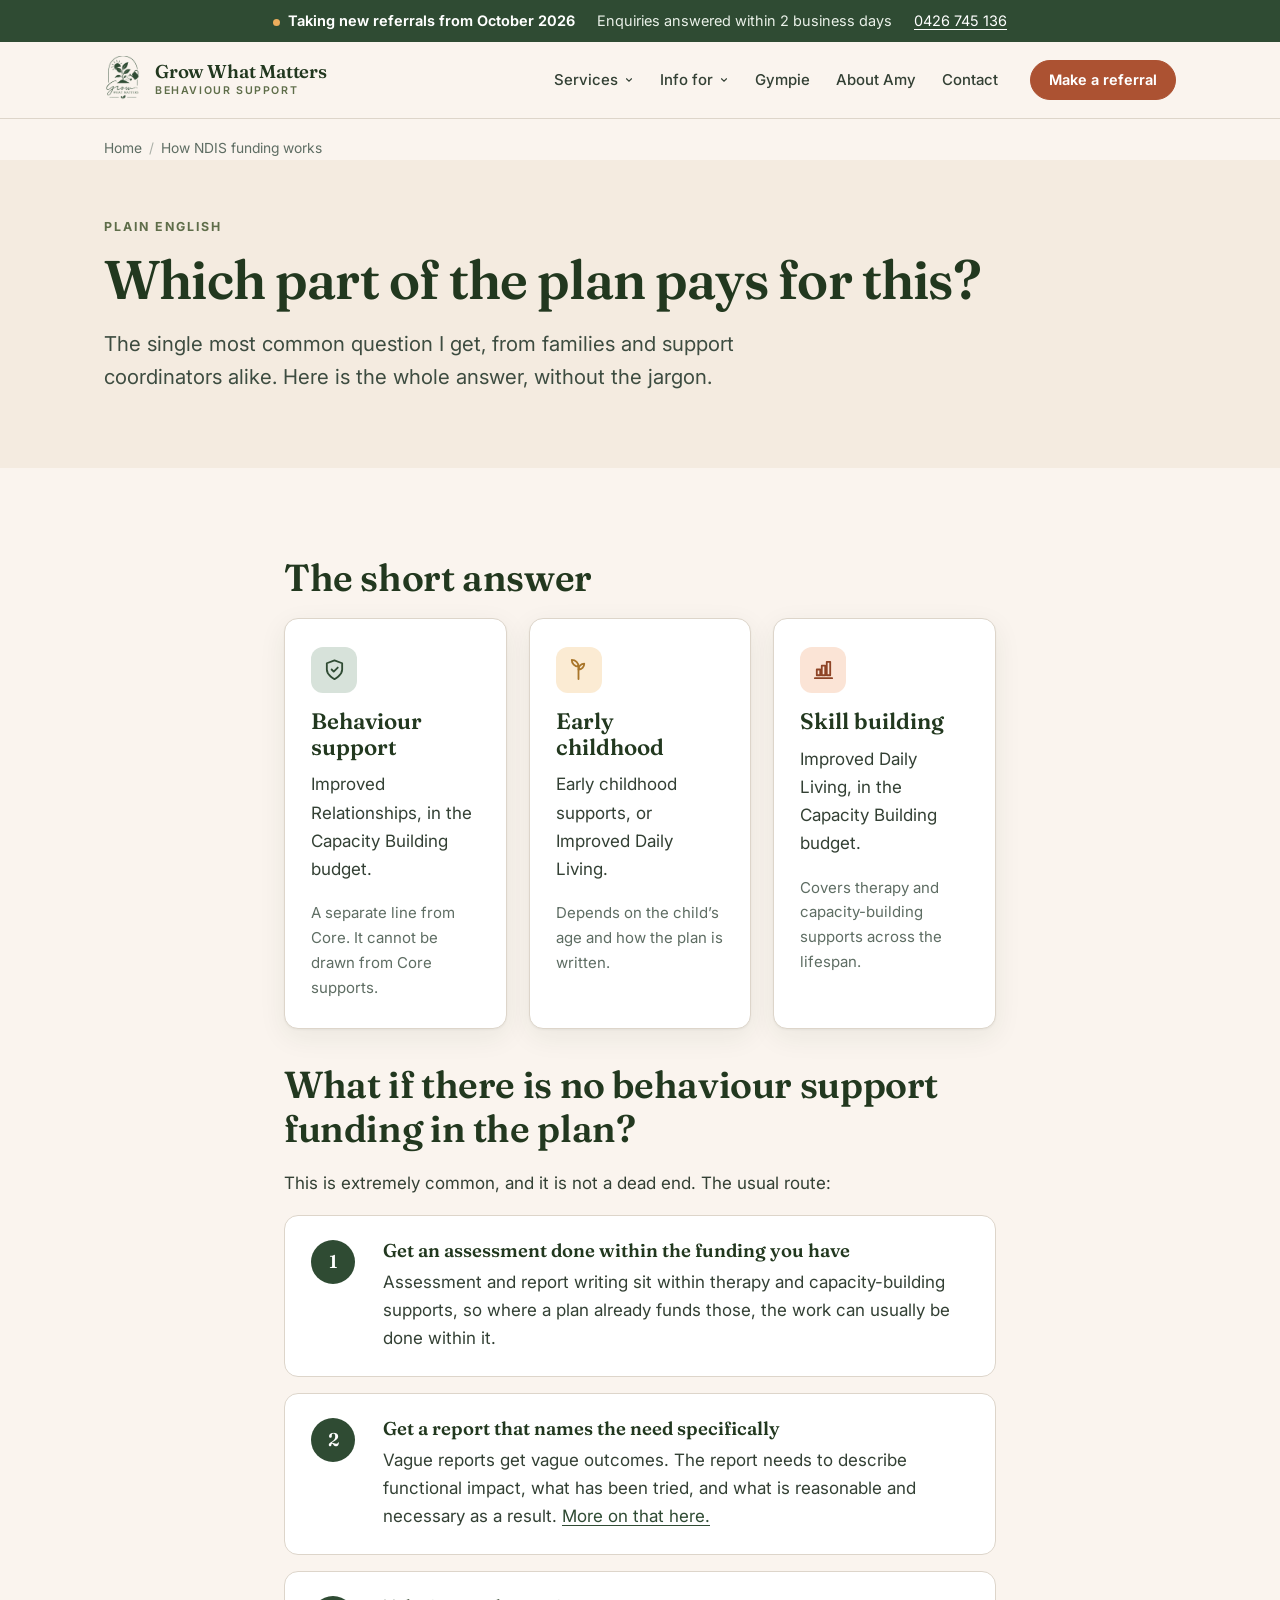
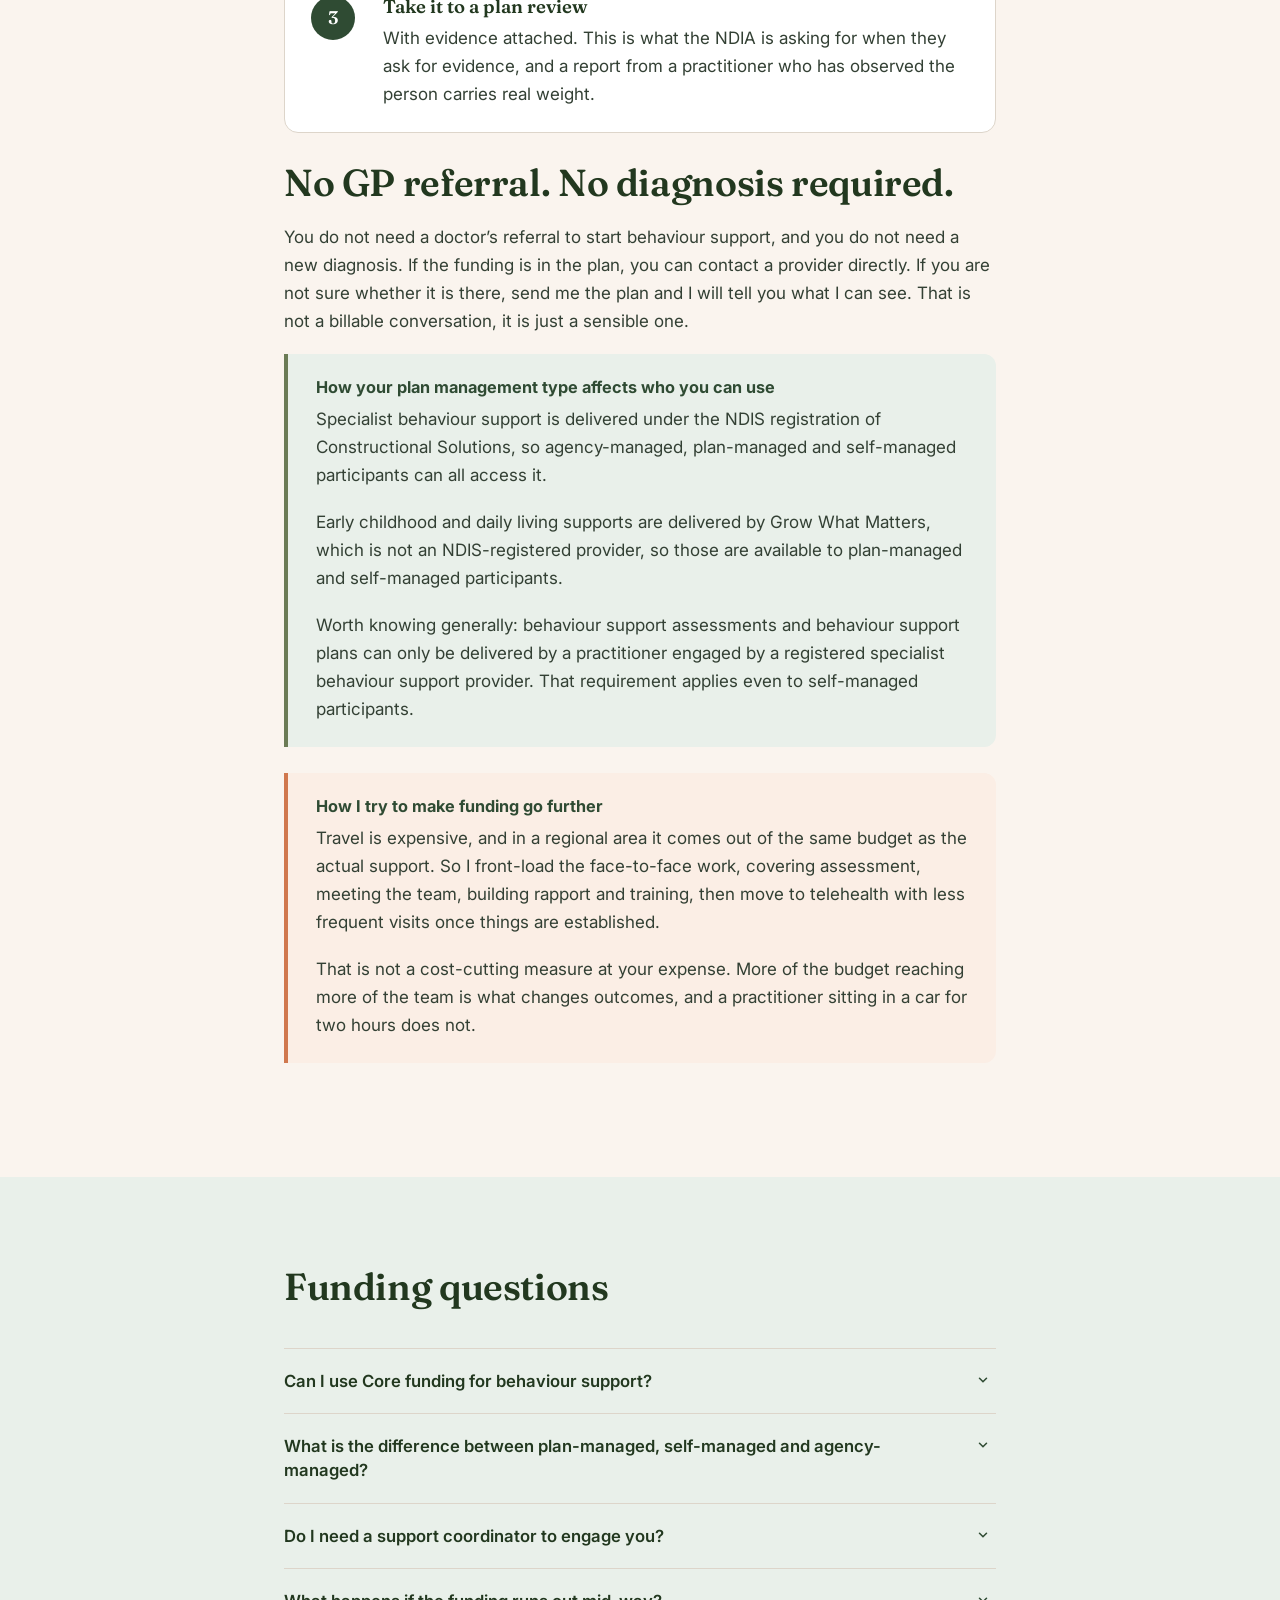
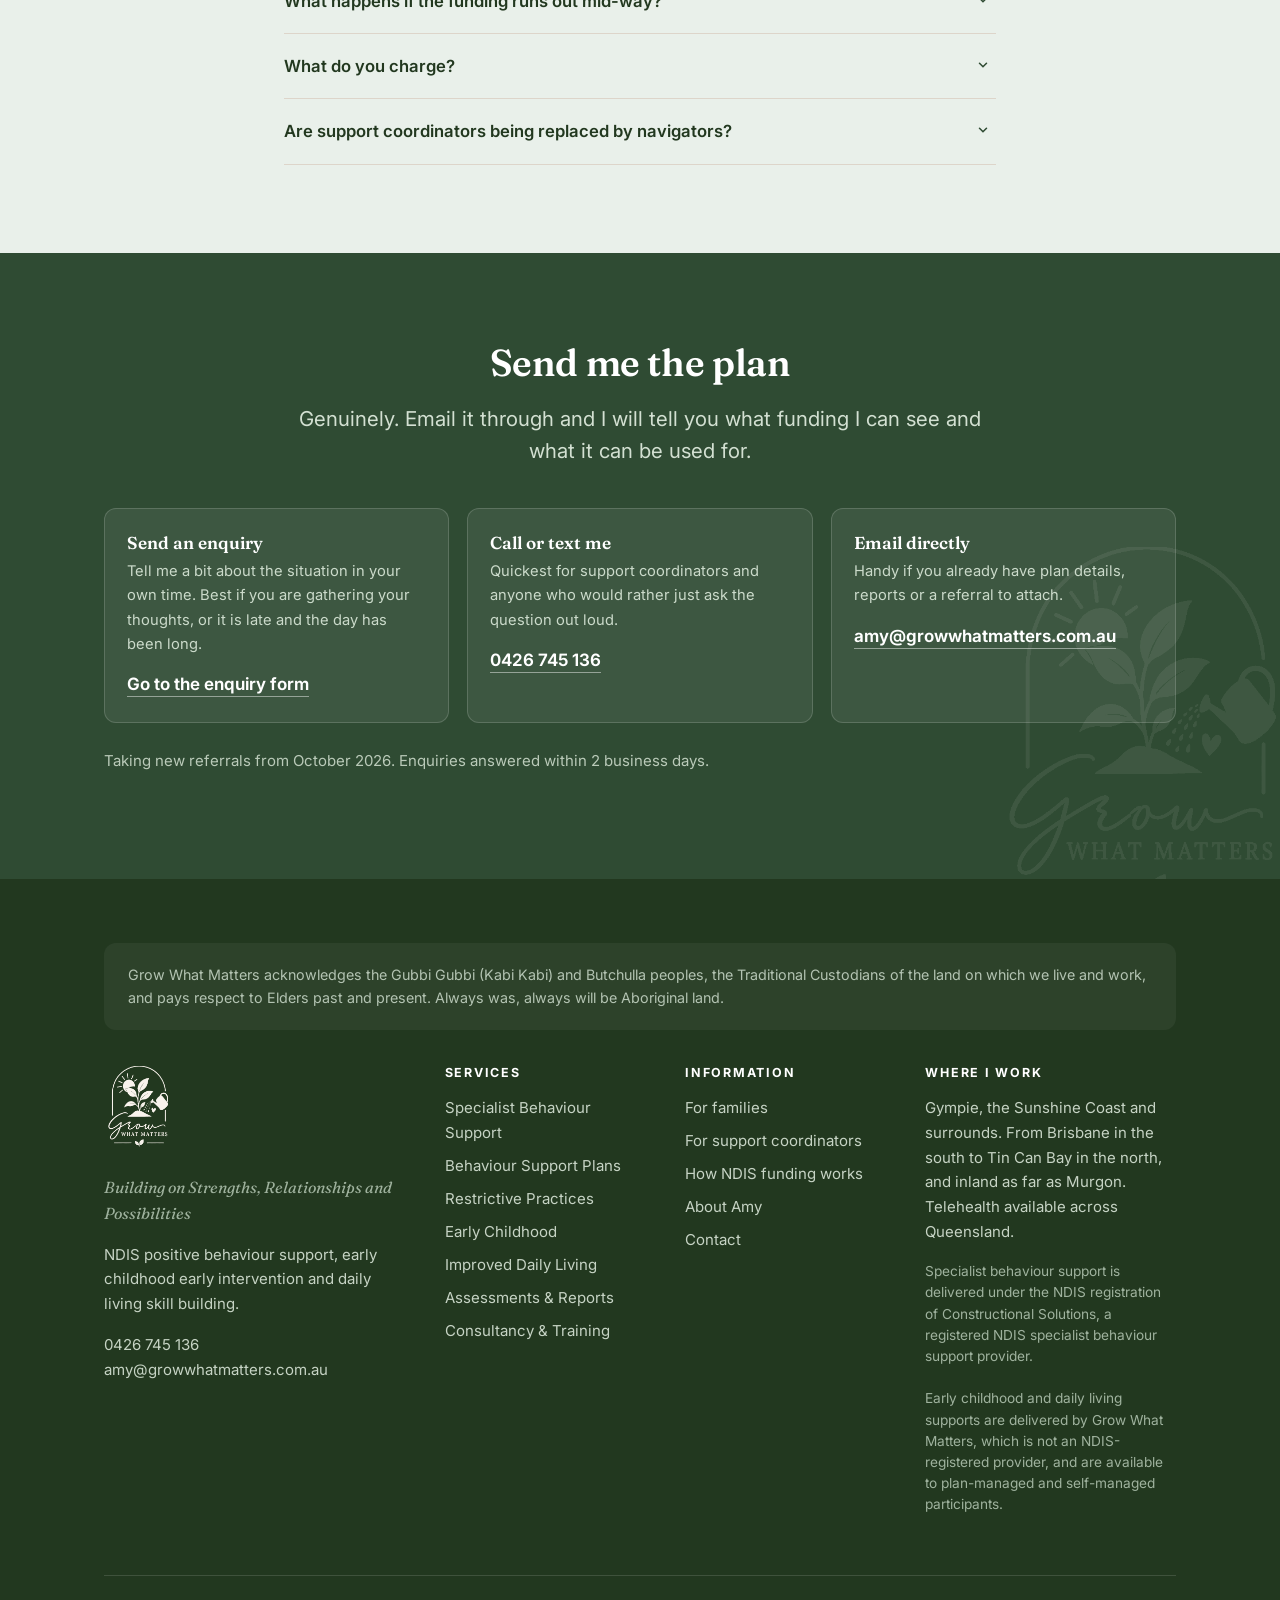
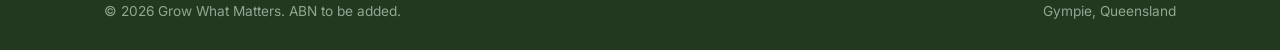
<file: ndis-funding.html>
<!DOCTYPE html>
<html lang="en-AU">
<head>
<meta charset="utf-8">
<meta name="viewport" content="width=device-width, initial-scale=1">
<title>Which NDIS Funding Pays for Behaviour Support? | Grow What Matters</title>
<meta name="description" content="Plain-English guide to NDIS funding for behaviour support: Capacity Building, Improved Relationships, Improved Daily Living, plan management types, and what to do if the funding is not there yet.">
<link rel="canonical" href="https://growwhatmatters.com.au/ndis-funding.html">
<meta name="theme-color" content="#2F4B33">
<meta property="og:type" content="website">
<meta property="og:site_name" content="Grow What Matters">
<meta property="og:title" content="Which NDIS Funding Pays for Behaviour Support? | Grow What Matters">
<meta property="og:description" content="Plain-English guide to NDIS funding for behaviour support: Capacity Building, Improved Relationships, Improved Daily Living, plan management types, and what to do if the funding is not there yet.">
<meta property="og:url" content="https://growwhatmatters.com.au/ndis-funding.html">
<meta property="og:image" content="https://growwhatmatters.com.au/assets/logo-lockup.png">
<meta property="og:locale" content="en_AU">
<meta name="twitter:card" content="summary_large_image">
<link rel="icon" href="assets/favicon.png" type="image/png">
<link rel="apple-touch-icon" href="assets/favicon.png">
<link rel="preconnect" href="https://fonts.googleapis.com">
<link rel="preconnect" href="https://fonts.gstatic.com" crossorigin>
<link href="https://fonts.googleapis.com/css2?family=Fraunces:ital,opsz,wght@0,9..144,400..700;1,9..144,400..600&family=Inter:wght@400..700&display=swap" rel="stylesheet">
<link rel="stylesheet" href="assets/styles.css">
<script type="application/ld+json">{"@context":"https://schema.org","@type":"ProfessionalService","@id":"https://growwhatmatters.com.au/#business","name":"Grow What Matters","description":"NDIS positive behaviour support, early childhood early intervention and daily living skill building in Gympie, on the Sunshine Coast and surrounds.","url":"https://growwhatmatters.com.au","telephone":"+61 426 745 136","email":"amy@growwhatmatters.com.au","image":"https://growwhatmatters.com.au/assets/logo-badge.png","logo":"https://growwhatmatters.com.au/assets/logo-badge.png","slogan":"Building on Strengths, Relationships and Possibilities","priceRange":"NDIS price guide","address":{"@type":"PostalAddress","addressLocality":"Gympie","addressRegion":"QLD","addressCountry":"AU"},"areaServed":[{"@type":"Place","name":"Gympie"},{"@type":"Place","name":"Sunshine Coast"},{"@type":"Place","name":"Noosa"},{"@type":"Place","name":"Tin Can Bay"},{"@type":"Place","name":"Rainbow Beach"},{"@type":"Place","name":"Cooloola Cove"},{"@type":"Place","name":"Imbil"},{"@type":"Place","name":"Kandanga"},{"@type":"Place","name":"Widgee"},{"@type":"Place","name":"Goomeri"},{"@type":"Place","name":"Murgon"},{"@type":"Place","name":"Kilkivan"},{"@type":"Place","name":"Curra"},{"@type":"Place","name":"Maryborough"},{"@type":"Place","name":"Brisbane"}],"availableLanguage":"English","founder":{"@type":"Person","name":"Amy","jobTitle":"Board Certified Behavior Analyst and NDIS Behaviour Support Practitioner","hasCredential":[{"@type":"EducationalOccupationalCredential","credentialCategory":"certification","name":"Board Certified Behavior Analyst (BCBA)"},{"@type":"EducationalOccupationalCredential","credentialCategory":"degree","name":"Master of Education in Applied Behavior Analysis"},{"@type":"EducationalOccupationalCredential","credentialCategory":"degree","name":"Bachelor of Science in Psychology"}]},"knowsAbout":["Positive Behaviour Support","Applied Behaviour Analysis","Functional Behaviour Assessment","Restrictive Practice Reduction","Early Childhood Early Intervention","NDIS"]}</script>
<script type="application/ld+json">{"@context":"https://schema.org","@type":"BreadcrumbList","itemListElement":[{"@type":"ListItem","position":1,"name":"Home","item":"https://growwhatmatters.com.au/"},{"@type":"ListItem","position":2,"name":"How NDIS funding works","item":"https://growwhatmatters.com.au/ndis-funding.html"}]}</script>
<script type="application/ld+json">{"@context":"https://schema.org","@type":"FAQPage","mainEntity":[{"@type":"Question","name":"Can I use Core funding for behaviour support?","acceptedAnswer":{"@type":"Answer","text":"No. Behaviour support sits in Capacity Building, under Improved Relationships, and cannot be drawn from Core supports. If your plan has no Improved Relationships funding, the route is usually an assessment and report evidencing the need, funded from another line, and then a plan review."}},{"@type":"Question","name":"What is the difference between plan-managed, self-managed and agency-managed?","acceptedAnswer":{"@type":"Answer","text":"Self-managed means you receive the funds and pay providers yourself. Plan-managed means a plan manager pays invoices on your behalf. Agency (NDIA) managed means the NDIA pays providers directly, and you can only use NDIS-registered providers. For behaviour support I can work with all three. For early childhood and daily living supports, plan-managed and self-managed only."}},{"@type":"Question","name":"Do I need a support coordinator to engage you?","acceptedAnswer":{"@type":"Answer","text":"No. Plenty of participants and families contact me directly, and always have. Most of my referrals have come by word of mouth. If you do have a support coordinator, they are welcome to handle it, but nothing depends on it."}},{"@type":"Question","name":"What happens if the funding runs out mid-way?","acceptedAnswer":{"@type":"Answer","text":"I track hours as we go and tell you well before we get near the end. Where more support is genuinely needed, I write the report that evidences it for a plan review. What I will not do is quietly burn through a budget and hand you a surprise."}},{"@type":"Question","name":"What do you charge?","acceptedAnswer":{"@type":"Answer","text":"In line with the NDIS Pricing Arrangements and Price Limits for the relevant support item. You will get an estimate of hours in writing before any work begins, and a service agreement setting out what is included."}},{"@type":"Question","name":"Are support coordinators being replaced by navigators?","acceptedAnswer":{"@type":"Answer","text":"A navigator model has been announced as part of the NDIS reforms, and the open-market model for support coordination is being replaced by a commissioned model from 1 July 2028. As things stand there is no confirmed national rollout date for navigators, and support coordination continues as normal. Changes will be phased and communicated well ahead of affecting individual plans."}}]}</script>
</head>
<body>
<a class="skip" href="#main">Skip to content</a>

<div class="capacity">
  <div class="wrap">
    <span><span class="dot" aria-hidden="true"></span><strong>Taking new referrals from October 2026</strong></span>
    <span>Enquiries answered within 2 business days</span>
    <span><a href="tel:+61426745136">0426 745 136</a></span>
  </div>
</div>

<header class="site-head" data-nav="closed">
  <div class="wrap">
    <a class="brand" href="index.html">
      <img src="assets/logo-badge.png" alt="" width="40" height="49">
      <span class="brand-txt"><b>Grow What Matters</b><span>Behaviour Support</span></span>
    </a>
    <nav class="nav" aria-label="Main">
        <div class="has-sub" data-open="false">
          <button type="button" aria-expanded="false" aria-controls="sub-services">Services<svg viewBox="0 0 24 24" fill="none" stroke="currentColor" stroke-width="2.6" stroke-linecap="round" aria-hidden="true"><polyline points="6 9 12 15 18 9"/></svg></button>
          <div class="submenu" id="sub-services">
            <a href="specialist-behaviour-support.html">Specialist Behaviour Support<small>Assessment, plans, team training</small></a>
            <a href="behaviour-support-plans.html">Behaviour Support Plans<small>What is in one, and how it is built</small></a>
            <a href="restrictive-practices.html">Restrictive Practices<small>Reduction and elimination</small></a>
            <a href="early-childhood-early-intervention.html">Early Childhood<small>Under 9s and their families</small></a>
            <a href="improved-daily-living.html">Improved Daily Living<small>Skill building across the lifespan</small></a>
            <a href="assessments-and-reports.html">Assessments & Reports<small>Evidence for plan reviews</small></a>
            <a href="training-and-consultancy.html">Consultancy & Training<small>Schools, services and private clients</small></a>
          </div>
        </div>
        <div class="has-sub" data-open="false">
          <button type="button" aria-expanded="false" aria-controls="sub-info-for">Info for<svg viewBox="0 0 24 24" fill="none" stroke="currentColor" stroke-width="2.6" stroke-linecap="round" aria-hidden="true"><polyline points="6 9 12 15 18 9"/></svg></button>
          <div class="submenu" id="sub-info-for">
            <a href="for-families.html">Families & participants<small>What support actually looks like</small></a>
            <a href="for-support-coordinators.html">Support coordinators<small>Capacity, referrals, reports</small></a>
            <a href="ndis-funding.html" aria-current="page">How NDIS funding works<small>Which budget pays for what</small></a>
          </div>
        </div>
        <a href="positive-behaviour-support-gympie.html">Gympie</a>
        <a href="about.html">About Amy</a>
        <a href="contact.html">Contact</a>
    </nav>
    <div class="head-cta">
      <a class="btn btn-primary btn-sm" href="contact.html">Make a referral</a>
      <button class="navtoggle" type="button" aria-expanded="false" aria-label="Menu"><svg viewBox="0 0 24 24" fill="none" stroke="currentColor" stroke-width="2.2" stroke-linecap="round" aria-hidden="true"><line x1="3" y1="6" x2="21" y2="6"/><line x1="3" y1="12" x2="21" y2="12"/><line x1="3" y1="18" x2="21" y2="18"/></svg></button>
    </div>
  </div>
</header>

<main id="main">
<div class="wrap"><nav class="crumb" aria-label="Breadcrumb"><a href="index.html">Home</a><span>/</span>How NDIS funding works</nav></div>

  <section class="phero">
    <div class="wrap">
      <p class="kicker">Plain English</p>
      <h1>Which part of the plan pays for this?</h1>
      <p class="lede">The single most common question I get, from families and support coordinators alike. Here is the whole answer, without the jargon.</p>
    </div>
  </section>

  <section>
    <div class="wrap narrow">
      <h2>The short answer</h2>
      <div class="grid g3" style="margin-bottom:34px">
        <div class="card">
        <div class="icon "><svg viewBox="0 0 24 24" fill="none" stroke="currentColor" stroke-width="1.9" stroke-linecap="round" stroke-linejoin="round" aria-hidden="true"><path d="M12 22s8-4 8-10V5.5L12 2.5 4 5.5V12c0 6 8 10 8 10z"/><polyline points="9 12 11.2 14.2 15.4 10"/></svg></div>
        <h3>Behaviour support</h3>
        <p>Improved Relationships, in the Capacity Building budget.</p><p class="small muted">A separate line from Core. It cannot be drawn from Core supports.</p>
        </div>
        <div class="card">
        <div class="icon gold"><svg viewBox="0 0 24 24" fill="none" stroke="currentColor" stroke-width="1.9" stroke-linecap="round" stroke-linejoin="round" aria-hidden="true"><path d="M12 22V9"/><path d="M12 9C12 5 9 2 5 2c0 4 3 7 7 7z"/><path d="M12 12c0-3.3 2.7-6 6-6 0 3.3-2.7 6-6 6z"/></svg></div>
        <h3>Early childhood</h3>
        <p>Early childhood supports, or Improved Daily Living.</p><p class="small muted">Depends on the child&rsquo;s age and how the plan is written.</p>
        </div>
        <div class="card">
        <div class="icon peach"><svg viewBox="0 0 24 24" fill="none" stroke="currentColor" stroke-width="1.9" stroke-linecap="round" stroke-linejoin="round" aria-hidden="true"><line x1="3" y1="21" x2="21" y2="21"/><rect x="5" y="12" width="3.6" height="6"/><rect x="10.2" y="8" width="3.6" height="10"/><rect x="15.4" y="4" width="3.6" height="14"/></svg></div>
        <h3>Skill building</h3>
        <p>Improved Daily Living, in the Capacity Building budget.</p><p class="small muted">Covers therapy and capacity-building supports across the lifespan.</p>
        </div>
      </div>

      <h2>What if there is no behaviour support funding in the plan?</h2>
      <p>This is extremely common, and it is not a dead end. The usual route:</p>
      <div class="steps" style="margin-bottom:28px">
        <div class="step"><div>
        
        <h3>Get an assessment done within the funding you have</h3><p>Assessment and report writing sit within therapy and capacity-building supports, so where a plan already funds those, the work can usually be done within it.</p>
      </div></div>
        <div class="step"><div>
        
        <h3>Get a report that names the need specifically</h3><p>Vague reports get vague outcomes. The report needs to describe functional impact, what has been tried, and what is reasonable and necessary as a result. <a href="assessments-and-reports.html">More on that here.</a></p>
      </div></div>
        <div class="step"><div>
        
        <h3>Take it to a plan review</h3><p>With evidence attached. This is what the NDIA is asking for when they ask for evidence, and a report from a practitioner who has observed the person carries real weight.</p>
      </div></div>
      </div>

      <h2>No GP referral. No diagnosis required.</h2>
      <p>You do not need a doctor&rsquo;s referral to start behaviour support, and you do not need a new diagnosis. If the funding is in the plan, you can contact a provider directly. If you are not sure whether it is there, send me the plan and I will tell you what I can see. That is not a billable conversation, it is just a sensible one.</p>

      <div class="callout">
        <h4>How your plan management type affects who you can use</h4>
        <p>Specialist behaviour support is delivered under the NDIS registration of Constructional Solutions, so agency-managed, plan-managed and self-managed participants can all access it.</p>
        <p>Early childhood and daily living supports are delivered by Grow What Matters, which is not an NDIS-registered provider, so those are available to plan-managed and self-managed participants.</p>
        <p>Worth knowing generally: behaviour support assessments and behaviour support plans can only be delivered by a practitioner engaged by a registered specialist behaviour support provider. That requirement applies even to self-managed participants.</p>
      </div>

      <div class="callout warm">
        <h4>How I try to make funding go further</h4>
        <p>Travel is expensive, and in a regional area it comes out of the same budget as the actual support. So I front-load the face-to-face work, covering assessment, meeting the team, building rapport and training, then move to telehealth with less frequent visits once things are established.</p>
        <p>That is not a cost-cutting measure at your expense. More of the budget reaching more of the team is what changes outcomes, and a practitioner sitting in a car for two hours does not.</p>
      </div>
    </div>
  </section>

  <section class="bg-mint">
    <div class="wrap narrow">
      <div class="sec-head"><h2>Funding questions</h2></div>
      <div class="faq"><details><summary>Can I use Core funding for behaviour support?</summary><div class="ans"><p>No. Behaviour support sits in Capacity Building, under Improved Relationships, and cannot be drawn from Core supports. If your plan has no Improved Relationships funding, the route is usually an assessment and report evidencing the need, funded from another line, and then a plan review.</p></div></details>
<details><summary>What is the difference between plan-managed, self-managed and agency-managed?</summary><div class="ans"><p>Self-managed means you receive the funds and pay providers yourself. Plan-managed means a plan manager pays invoices on your behalf. Agency (NDIA) managed means the NDIA pays providers directly, and you can only use NDIS-registered providers.</p><p>For behaviour support I can work with all three. For early childhood and daily living supports, plan-managed and self-managed only.</p></div></details>
<details><summary>Do I need a support coordinator to engage you?</summary><div class="ans"><p>No. Plenty of participants and families contact me directly, and always have. Most of my referrals have come by word of mouth. If you do have a support coordinator, they are welcome to handle it, but nothing depends on it.</p></div></details>
<details><summary>What happens if the funding runs out mid-way?</summary><div class="ans"><p>I track hours as we go and tell you well before we get near the end. Where more support is genuinely needed, I write the report that evidences it for a plan review. What I will not do is quietly burn through a budget and hand you a surprise.</p></div></details>
<details><summary>What do you charge?</summary><div class="ans"><p>In line with the NDIS Pricing Arrangements and Price Limits for the relevant support item. You will get an estimate of hours in writing before any work begins, and a service agreement setting out what is included.</p></div></details>
<details><summary>Are support coordinators being replaced by navigators?</summary><div class="ans"><p>A navigator model has been announced as part of the NDIS reforms, and the open-market model for support coordination is being replaced by a commissioned model from 1 July 2028. As things stand there is no confirmed national rollout date for navigators, and support coordination continues as normal. Changes will be phased and communicated well ahead of affecting individual plans.</p></div></details></div>
    </div>
  </section>

  
  <section class="band">
    <img class="band-mark" src="assets/logo-badge-cream.png" alt="" aria-hidden="true">
    <div class="wrap">
      <div class="sec-head center" style="margin-left:auto;margin-right:auto">
        <h2>Send me the plan</h2>
        <p class="lede">Genuinely. Email it through and I will tell you what funding I can see and what it can be used for.</p>
      </div>
      <div class="routes">
        <div class="route">
          <h3>Send an enquiry</h3>
          <p>Tell me a bit about the situation in your own time. Best if you are gathering your thoughts, or it is late and the day has been long.</p>
          <a href="contact.html">Go to the enquiry form</a>
        </div>
        <div class="route">
          <h3>Call or text me</h3>
          <p>Quickest for support coordinators and anyone who would rather just ask the question out loud.</p>
          <a href="tel:+61426745136">0426 745 136</a>
        </div>
        <div class="route">
          <h3>Email directly</h3>
          <p>Handy if you already have plan details, reports or a referral to attach.</p>
          <a href="mailto:amy@growwhatmatters.com.au">amy@growwhatmatters.com.au</a>
        </div>
      </div>
      <p class="small" style="margin-top:26px;color:#BACAB9">Taking new referrals from October 2026. Enquiries answered within 2 business days.</p>
    </div>
  </section>
  
</main>

<footer class="site-foot">
  <div class="wrap">
    <div class="acknowledge">
      Grow What Matters acknowledges the Gubbi Gubbi (Kabi Kabi) and Butchulla peoples, the Traditional Custodians of the land on which we live and work, and pays respect to Elders past and present. Always was, always will be Aboriginal land.
    </div>
    <div class="foot-grid">
      <div>
        <img class="foot-mark" src="assets/logo-badge-cream.png" alt="Grow What Matters">
        <p class="foot-tag">Building on Strengths, Relationships and Possibilities</p>
        <p class="small">NDIS positive behaviour support, early childhood early intervention and daily living skill building.</p>
        <p class="small"><a href="tel:+61426745136">0426 745 136</a><br><a href="mailto:amy@growwhatmatters.com.au">amy@growwhatmatters.com.au</a></p>
      </div>
      <div>
        <h4>Services</h4>
        <ul>
          <li><a href="specialist-behaviour-support.html">Specialist Behaviour Support</a></li>
          <li><a href="behaviour-support-plans.html">Behaviour Support Plans</a></li>
          <li><a href="restrictive-practices.html">Restrictive Practices</a></li>
          <li><a href="early-childhood-early-intervention.html">Early Childhood</a></li>
          <li><a href="improved-daily-living.html">Improved Daily Living</a></li>
          <li><a href="assessments-and-reports.html">Assessments &amp; Reports</a></li>
          <li><a href="training-and-consultancy.html">Consultancy &amp; Training</a></li>
        </ul>
      </div>
      <div>
        <h4>Information</h4>
        <ul>
          <li><a href="for-families.html">For families</a></li>
          <li><a href="for-support-coordinators.html">For support coordinators</a></li>
          <li><a href="ndis-funding.html">How NDIS funding works</a></li>
          <li><a href="about.html">About Amy</a></li>
          <li><a href="contact.html">Contact</a></li>
        </ul>
      </div>
      <div>
        <h4>Where I work</h4>
        <p class="small">Gympie, the Sunshine Coast and surrounds. From Brisbane in the south to Tin Can Bay in the north, and inland as far as Murgon. Telehealth available across Queensland.</p>
        <p class="reg-note">
          Specialist behaviour support is delivered under the NDIS registration of Constructional Solutions, a registered NDIS specialist behaviour support provider.<br><br>
          Early childhood and daily living supports are delivered by Grow What Matters, which is not an NDIS-registered provider, and are available to plan-managed and self-managed participants.
        </p>
      </div>
    </div>
    <div class="foot-bottom">
      <span>&copy; 2026 Grow What Matters. ABN to be added.</span>
      <span>Gympie, Queensland</span>
    </div>
  </div>
</footer>
<script src="assets/site.js"></script>
</body>
</html>
</file>
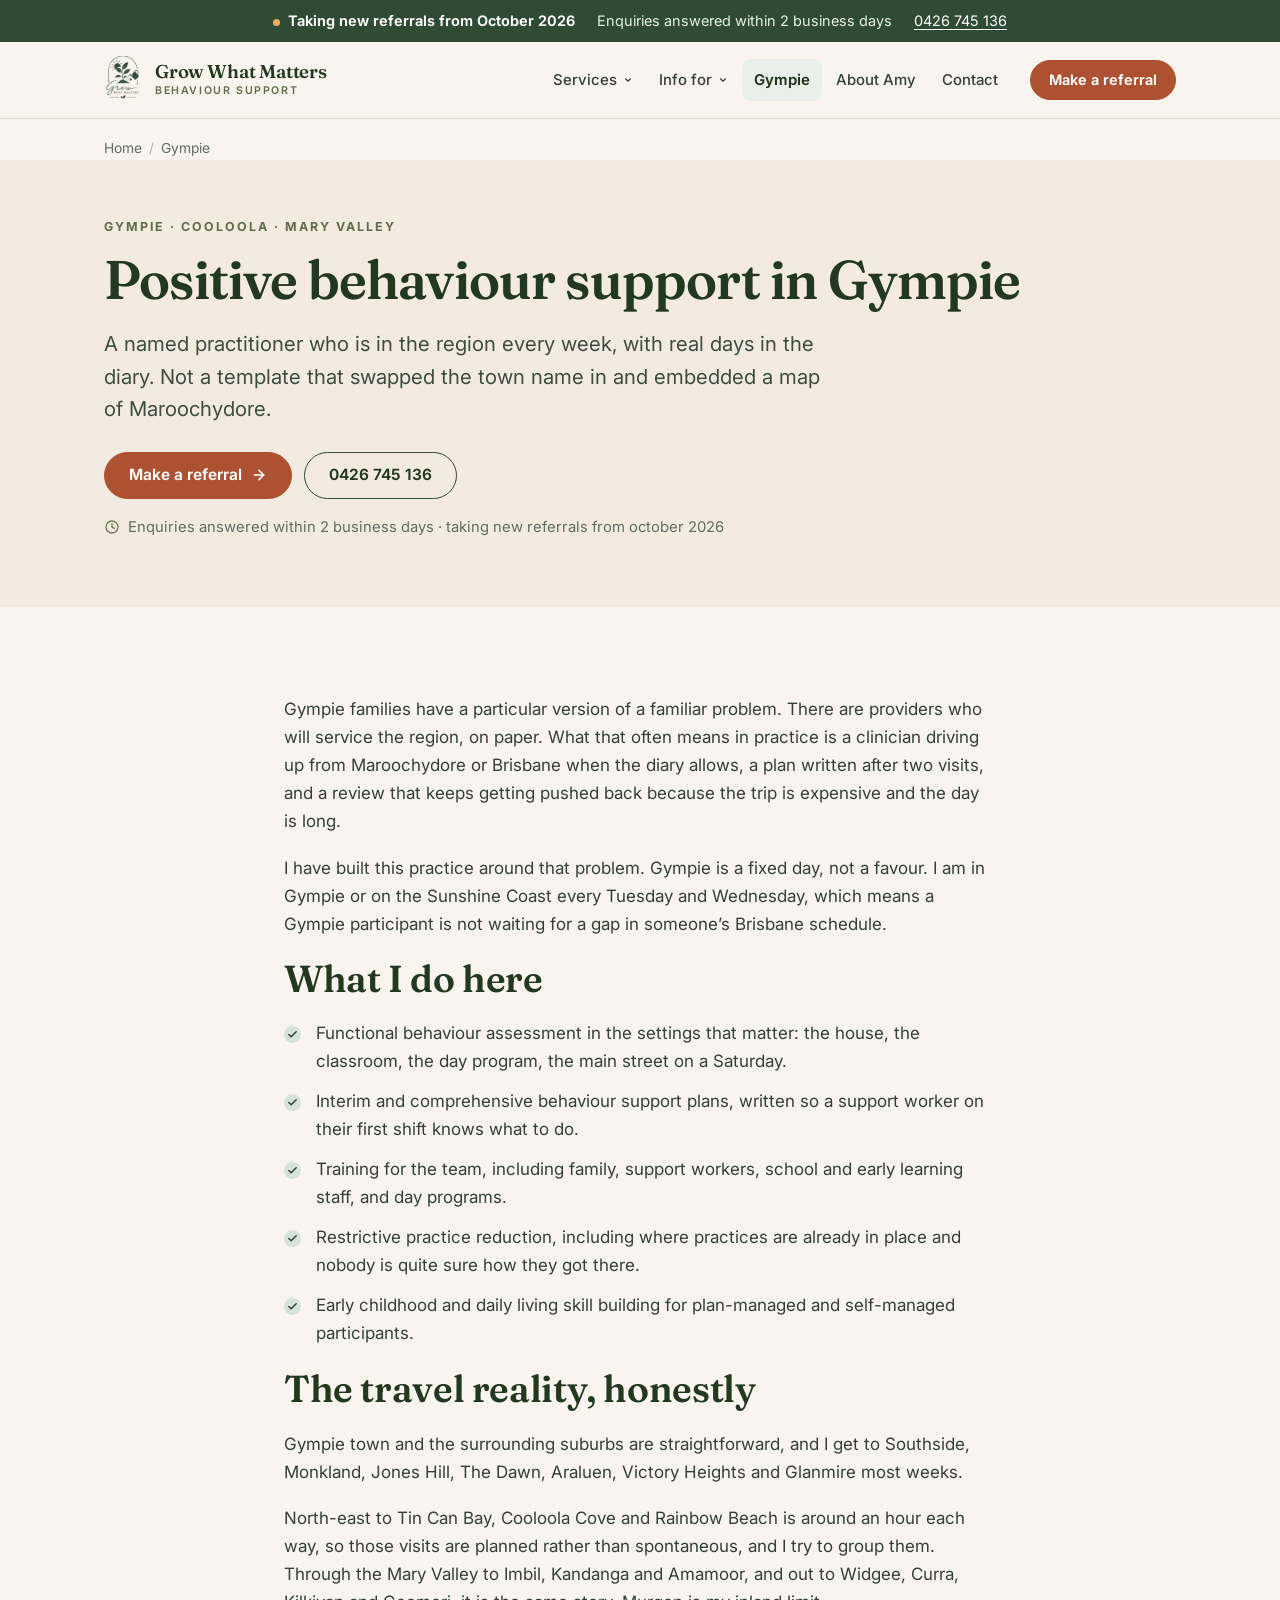
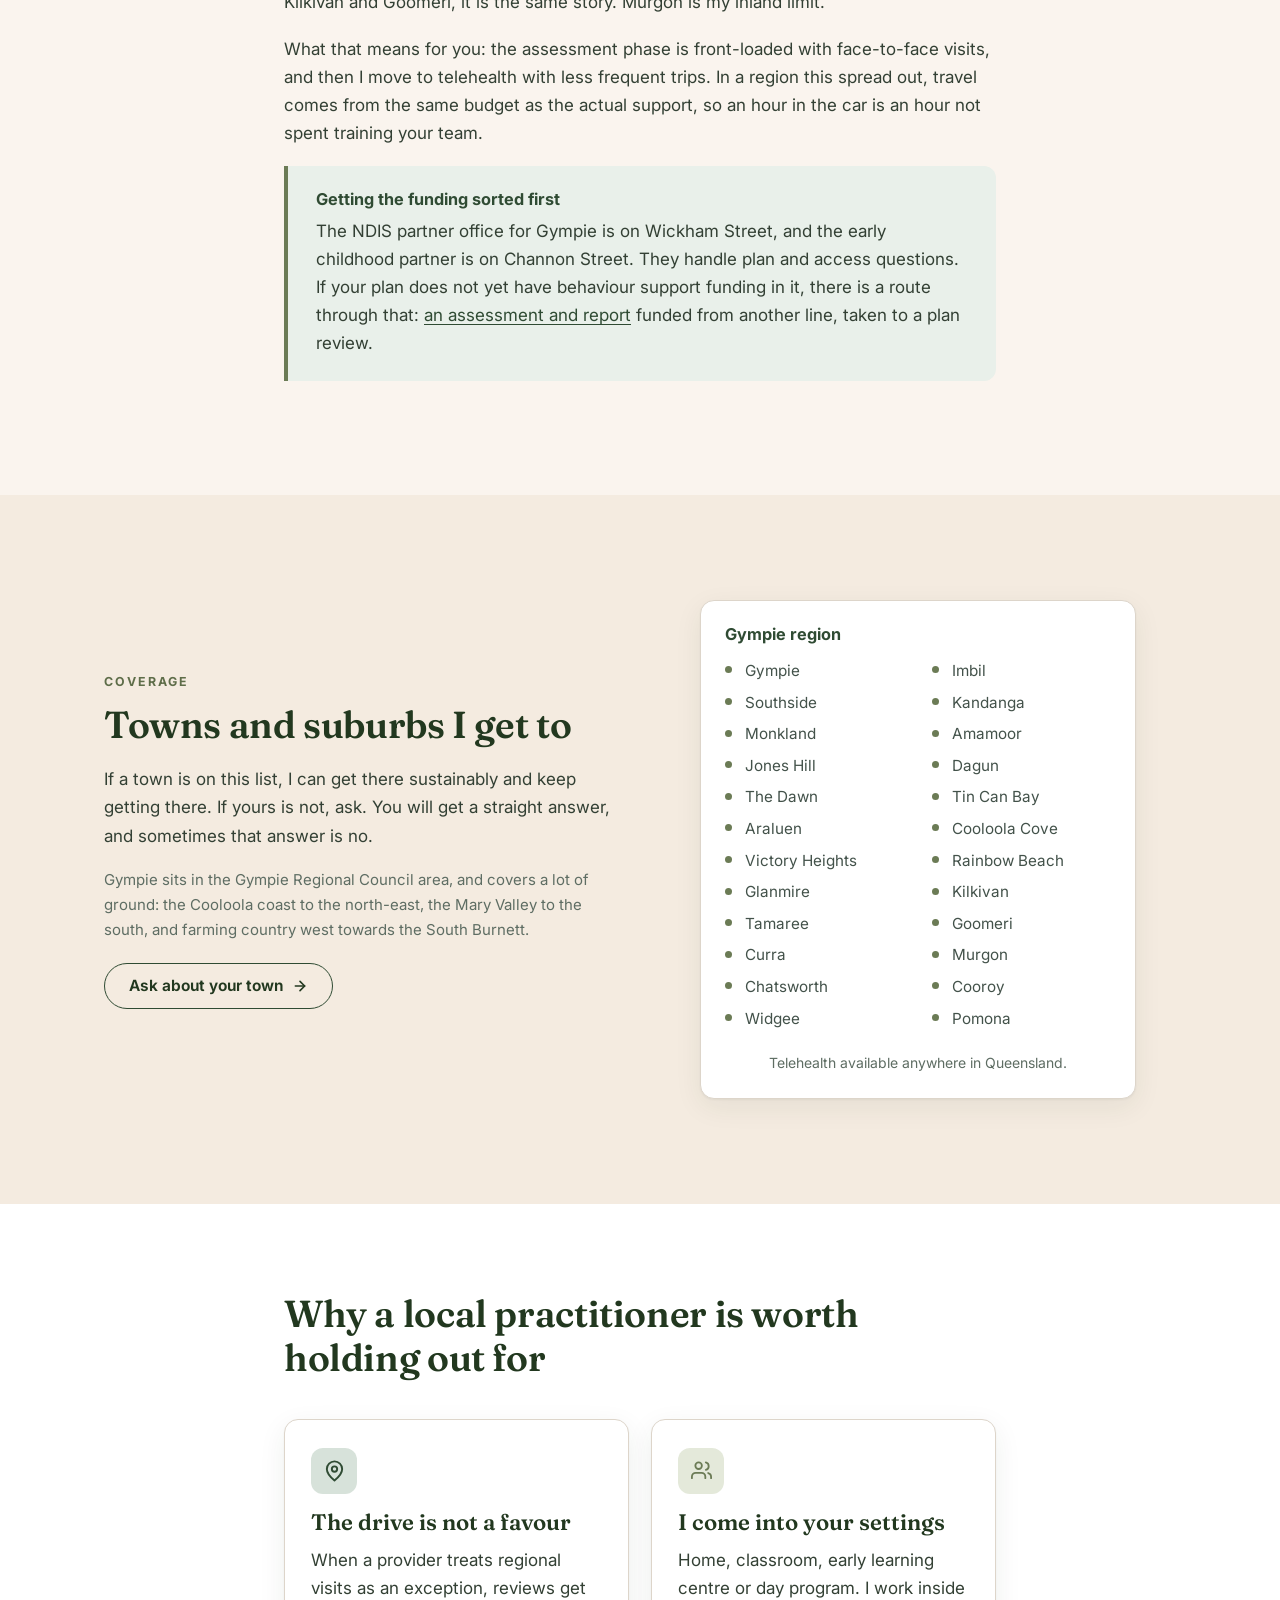
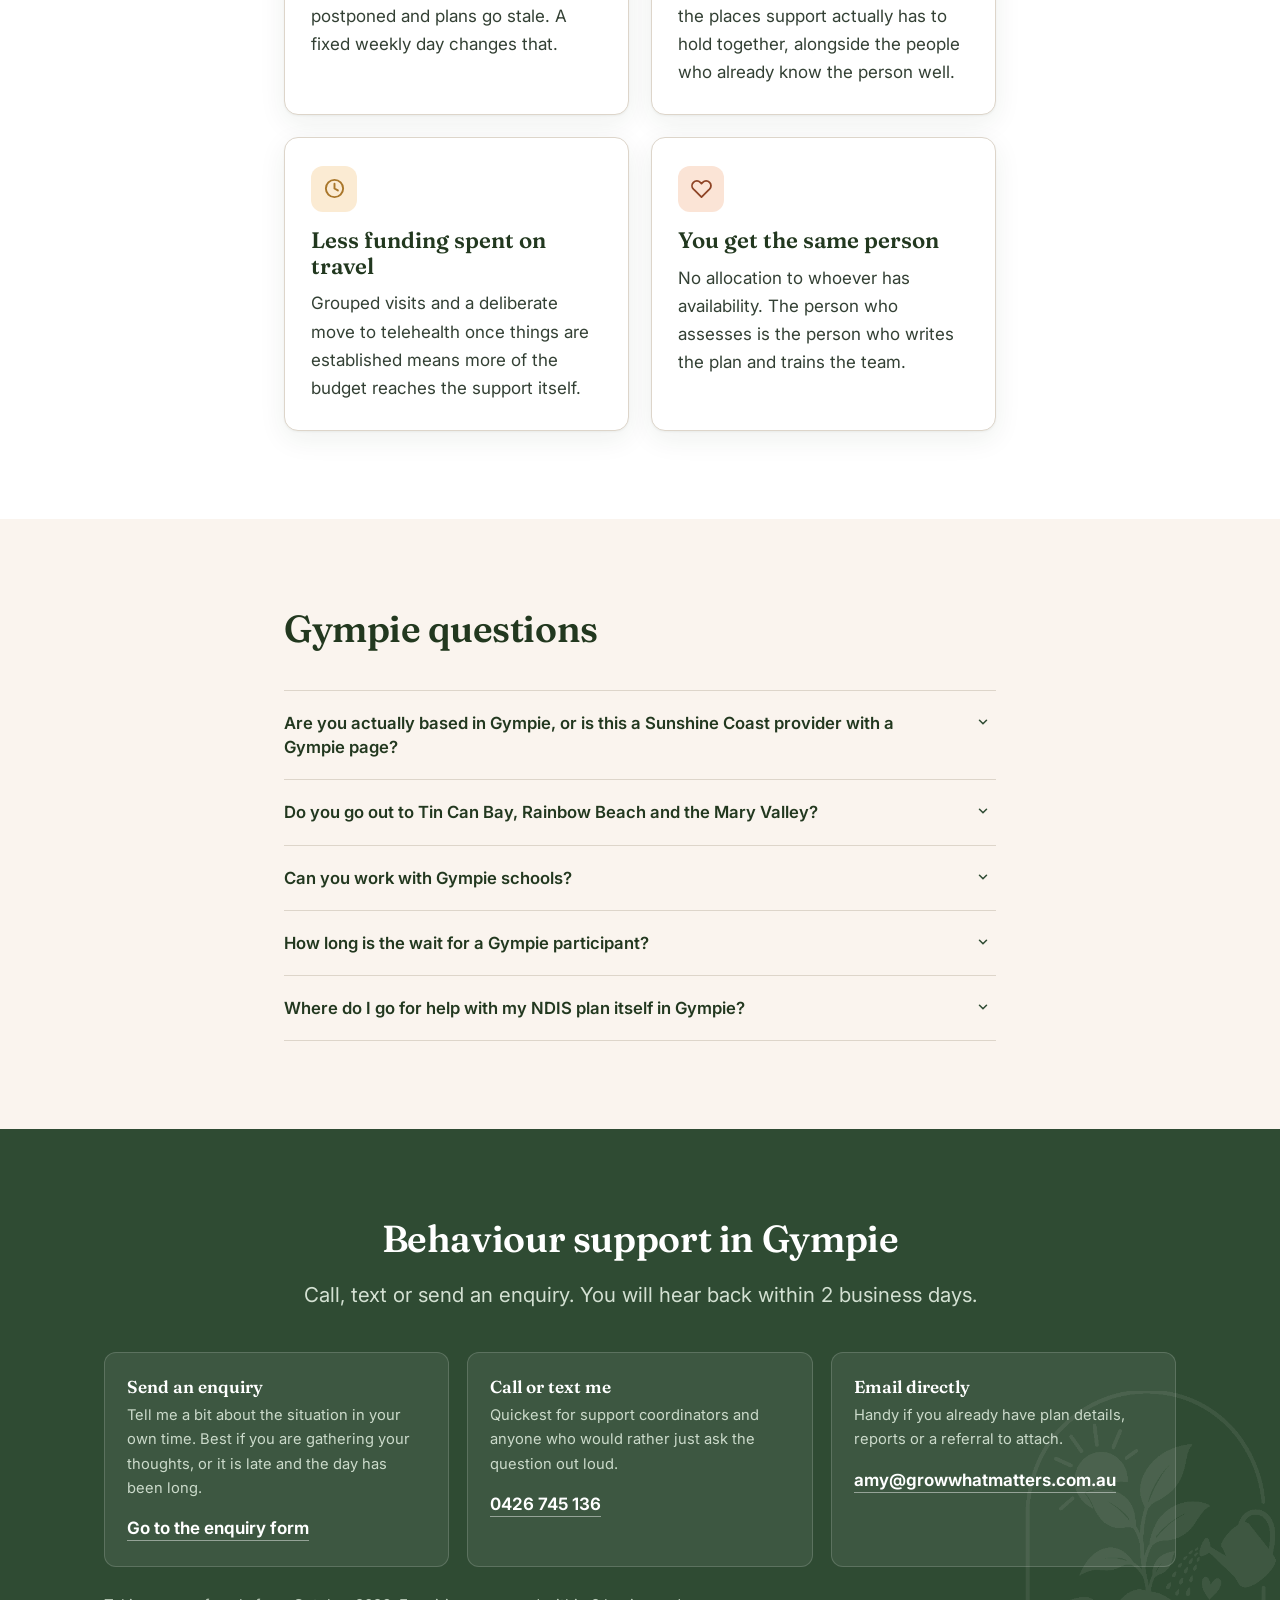
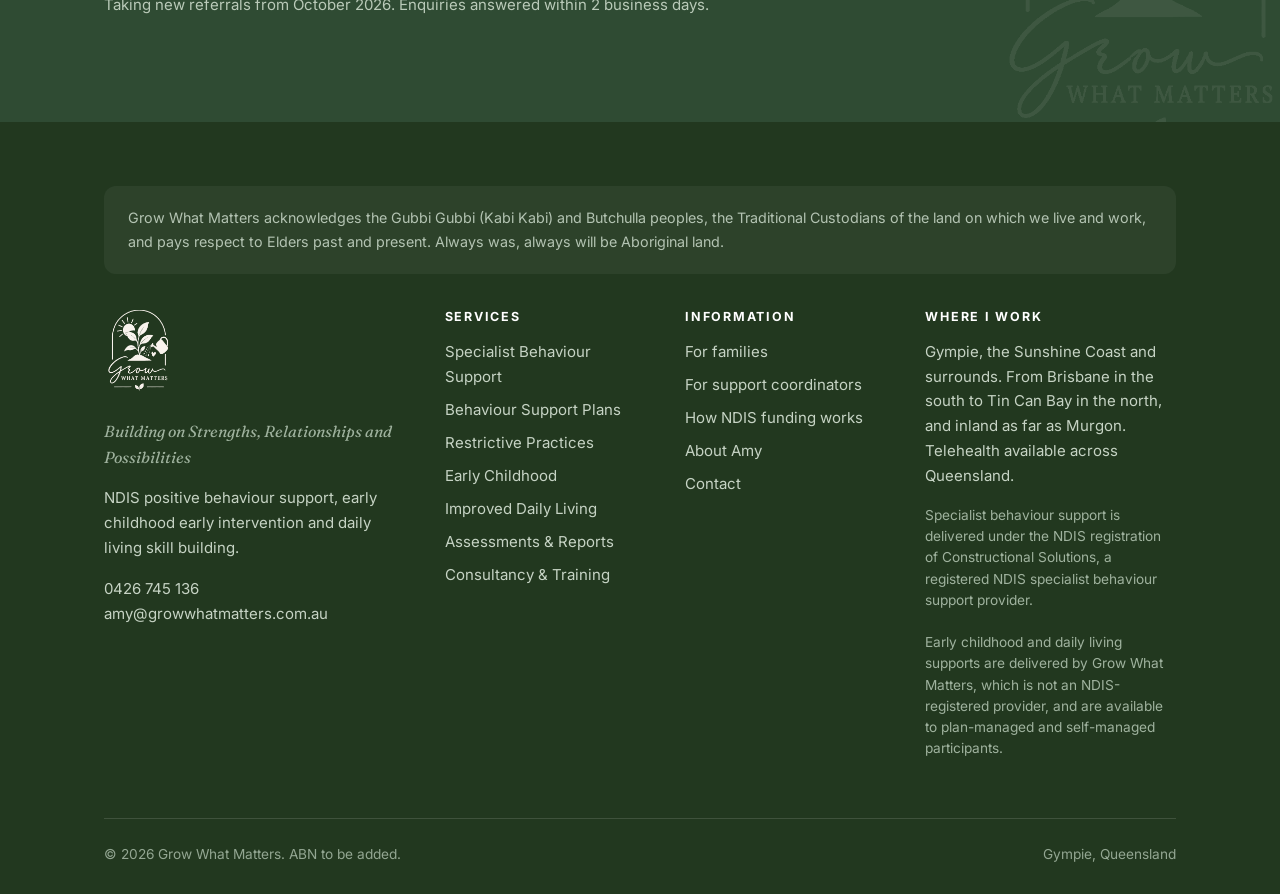
<file: positive-behaviour-support-gympie.html>
<!DOCTYPE html>
<html lang="en-AU">
<head>
<meta charset="utf-8">
<meta name="viewport" content="width=device-width, initial-scale=1">
<title>Positive Behaviour Support Gympie | NDIS Practitioner in Town Weekly</title>
<meta name="description" content="NDIS positive behaviour support in Gympie, Tin Can Bay, Rainbow Beach and the Mary Valley. Board Certified Behavior Analyst in the region weekly. Enquiries answered within 2 business days.">
<link rel="canonical" href="https://growwhatmatters.com.au/positive-behaviour-support-gympie.html">
<meta name="theme-color" content="#2F4B33">
<meta property="og:type" content="website">
<meta property="og:site_name" content="Grow What Matters">
<meta property="og:title" content="Positive Behaviour Support Gympie | NDIS Practitioner in Town Weekly">
<meta property="og:description" content="NDIS positive behaviour support in Gympie, Tin Can Bay, Rainbow Beach and the Mary Valley. Board Certified Behavior Analyst in the region weekly. Enquiries answered within 2 business days.">
<meta property="og:url" content="https://growwhatmatters.com.au/positive-behaviour-support-gympie.html">
<meta property="og:image" content="https://growwhatmatters.com.au/assets/logo-lockup.png">
<meta property="og:locale" content="en_AU">
<meta name="twitter:card" content="summary_large_image">
<link rel="icon" href="assets/favicon.png" type="image/png">
<link rel="apple-touch-icon" href="assets/favicon.png">
<link rel="preconnect" href="https://fonts.googleapis.com">
<link rel="preconnect" href="https://fonts.gstatic.com" crossorigin>
<link href="https://fonts.googleapis.com/css2?family=Fraunces:ital,opsz,wght@0,9..144,400..700;1,9..144,400..600&family=Inter:wght@400..700&display=swap" rel="stylesheet">
<link rel="stylesheet" href="assets/styles.css">
<script type="application/ld+json">{"@context":"https://schema.org","@type":"ProfessionalService","@id":"https://growwhatmatters.com.au/#business","name":"Grow What Matters","description":"NDIS positive behaviour support, early childhood early intervention and daily living skill building in Gympie, on the Sunshine Coast and surrounds.","url":"https://growwhatmatters.com.au","telephone":"+61 426 745 136","email":"amy@growwhatmatters.com.au","image":"https://growwhatmatters.com.au/assets/logo-badge.png","logo":"https://growwhatmatters.com.au/assets/logo-badge.png","slogan":"Building on Strengths, Relationships and Possibilities","priceRange":"NDIS price guide","address":{"@type":"PostalAddress","addressLocality":"Gympie","addressRegion":"QLD","addressCountry":"AU"},"areaServed":[{"@type":"Place","name":"Gympie"},{"@type":"Place","name":"Sunshine Coast"},{"@type":"Place","name":"Noosa"},{"@type":"Place","name":"Tin Can Bay"},{"@type":"Place","name":"Rainbow Beach"},{"@type":"Place","name":"Cooloola Cove"},{"@type":"Place","name":"Imbil"},{"@type":"Place","name":"Kandanga"},{"@type":"Place","name":"Widgee"},{"@type":"Place","name":"Goomeri"},{"@type":"Place","name":"Murgon"},{"@type":"Place","name":"Kilkivan"},{"@type":"Place","name":"Curra"},{"@type":"Place","name":"Maryborough"},{"@type":"Place","name":"Brisbane"}],"availableLanguage":"English","founder":{"@type":"Person","name":"Amy","jobTitle":"Board Certified Behavior Analyst and NDIS Behaviour Support Practitioner","hasCredential":[{"@type":"EducationalOccupationalCredential","credentialCategory":"certification","name":"Board Certified Behavior Analyst (BCBA)"},{"@type":"EducationalOccupationalCredential","credentialCategory":"degree","name":"Master of Education in Applied Behavior Analysis"},{"@type":"EducationalOccupationalCredential","credentialCategory":"degree","name":"Bachelor of Science in Psychology"}]},"knowsAbout":["Positive Behaviour Support","Applied Behaviour Analysis","Functional Behaviour Assessment","Restrictive Practice Reduction","Early Childhood Early Intervention","NDIS"]}</script>
<script type="application/ld+json">{"@context":"https://schema.org","@type":"BreadcrumbList","itemListElement":[{"@type":"ListItem","position":1,"name":"Home","item":"https://growwhatmatters.com.au/"},{"@type":"ListItem","position":2,"name":"Gympie","item":"https://growwhatmatters.com.au/positive-behaviour-support-gympie.html"}]}</script>
<script type="application/ld+json">{"@context":"https://schema.org","@type":"FAQPage","mainEntity":[{"@type":"Question","name":"Are you actually based in Gympie, or is this a Sunshine Coast provider with a Gympie page?","acceptedAnswer":{"@type":"Answer","text":"Fair question, and worth asking every provider you find. I am in Gympie or on the Sunshine Coast every Tuesday and Wednesday, and I live in the region. I do not have a shopfront in Gympie. I work in homes, schools, early learning centres, day programs and out in the community, which is where this work belongs."}},{"@type":"Question","name":"Do you go out to Tin Can Bay, Rainbow Beach and the Mary Valley?","acceptedAnswer":{"@type":"Answer","text":"Yes. Tin Can Bay, Cooloola Cove and Rainbow Beach to the north-east, and Imbil, Kandanga, Amamoor and Widgee through the Mary Valley. Kilkivan, Goomeri and Murgon to the west. Beyond Murgon is genuinely too far for me to do it well."}},{"@type":"Question","name":"Can you work with Gympie schools?","acceptedAnswer":{"@type":"Answer","text":"Yes, with consent and the school&rsquo;s agreement. I do not come into a school assuming I have all the answers. I value the knowledge of the people who know the child, and work collaboratively with families and education teams to understand what is happening in each setting. Together, we build practical supports that make sense for the child and the people around them."}},{"@type":"Question","name":"How long is the wait for a Gympie participant?","acceptedAnswer":{"@type":"Answer","text":"Taking new referrals from October 2026, at one to two new referrals per month. Because the Gympie run is a fixed day in my week, a Gympie referral does not wait longer than a Sunshine Coast one."}},{"@type":"Question","name":"Where do I go for help with my NDIS plan itself in Gympie?","acceptedAnswer":{"@type":"Answer","text":"For plan questions and access, the local NDIS partner office is on Wickham Street in Gympie, and there is an early childhood partner on Channon Street. They handle plans and access. I handle the behaviour support once the funding is there. Happy to point you in the right direction if you are not sure which you need."}}]}</script>
</head>
<body>
<a class="skip" href="#main">Skip to content</a>

<div class="capacity">
  <div class="wrap">
    <span><span class="dot" aria-hidden="true"></span><strong>Taking new referrals from October 2026</strong></span>
    <span>Enquiries answered within 2 business days</span>
    <span><a href="tel:+61426745136">0426 745 136</a></span>
  </div>
</div>

<header class="site-head" data-nav="closed">
  <div class="wrap">
    <a class="brand" href="index.html">
      <img src="assets/logo-badge.png" alt="" width="40" height="49">
      <span class="brand-txt"><b>Grow What Matters</b><span>Behaviour Support</span></span>
    </a>
    <nav class="nav" aria-label="Main">
        <div class="has-sub" data-open="false">
          <button type="button" aria-expanded="false" aria-controls="sub-services">Services<svg viewBox="0 0 24 24" fill="none" stroke="currentColor" stroke-width="2.6" stroke-linecap="round" aria-hidden="true"><polyline points="6 9 12 15 18 9"/></svg></button>
          <div class="submenu" id="sub-services">
            <a href="specialist-behaviour-support.html">Specialist Behaviour Support<small>Assessment, plans, team training</small></a>
            <a href="behaviour-support-plans.html">Behaviour Support Plans<small>What is in one, and how it is built</small></a>
            <a href="restrictive-practices.html">Restrictive Practices<small>Reduction and elimination</small></a>
            <a href="early-childhood-early-intervention.html">Early Childhood<small>Under 9s and their families</small></a>
            <a href="improved-daily-living.html">Improved Daily Living<small>Skill building across the lifespan</small></a>
            <a href="assessments-and-reports.html">Assessments & Reports<small>Evidence for plan reviews</small></a>
            <a href="training-and-consultancy.html">Consultancy & Training<small>Schools, services and private clients</small></a>
          </div>
        </div>
        <div class="has-sub" data-open="false">
          <button type="button" aria-expanded="false" aria-controls="sub-info-for">Info for<svg viewBox="0 0 24 24" fill="none" stroke="currentColor" stroke-width="2.6" stroke-linecap="round" aria-hidden="true"><polyline points="6 9 12 15 18 9"/></svg></button>
          <div class="submenu" id="sub-info-for">
            <a href="for-families.html">Families & participants<small>What support actually looks like</small></a>
            <a href="for-support-coordinators.html">Support coordinators<small>Capacity, referrals, reports</small></a>
            <a href="ndis-funding.html">How NDIS funding works<small>Which budget pays for what</small></a>
          </div>
        </div>
        <a href="positive-behaviour-support-gympie.html" aria-current="page">Gympie</a>
        <a href="about.html">About Amy</a>
        <a href="contact.html">Contact</a>
    </nav>
    <div class="head-cta">
      <a class="btn btn-primary btn-sm" href="contact.html">Make a referral</a>
      <button class="navtoggle" type="button" aria-expanded="false" aria-label="Menu"><svg viewBox="0 0 24 24" fill="none" stroke="currentColor" stroke-width="2.2" stroke-linecap="round" aria-hidden="true"><line x1="3" y1="6" x2="21" y2="6"/><line x1="3" y1="12" x2="21" y2="12"/><line x1="3" y1="18" x2="21" y2="18"/></svg></button>
    </div>
  </div>
</header>

<main id="main">
<div class="wrap"><nav class="crumb" aria-label="Breadcrumb"><a href="index.html">Home</a><span>/</span>Gympie</nav></div>

  <section class="phero">
    <div class="wrap">
      <p class="kicker">Gympie &middot; Cooloola &middot; Mary Valley</p>
      <h1>Positive behaviour support in Gympie</h1>
      <p class="lede">A named practitioner who is in the region every week, with real days in the diary. Not a template that swapped the town name in and embedded a map of Maroochydore.</p>
      <div class="cta-row" style="margin-top:26px">
        <a class="btn btn-primary" href="contact.html">Make a referral<svg viewBox="0 0 24 24" fill="none" stroke="currentColor" stroke-width="2.4" stroke-linecap="round" stroke-linejoin="round" aria-hidden="true"><line x1="5" y1="12" x2="19" y2="12"/><polyline points="12 5 19 12 12 19"/></svg></a>
        <a class="btn btn-ghost" href="tel:+61426745136">0426 745 136</a>
      </div>
      <p class="reply-note" style="margin-top:16px"><svg viewBox="0 0 24 24" fill="none" stroke="currentColor" stroke-width="2" stroke-linecap="round" aria-hidden="true"><circle cx="12" cy="12" r="9"/><polyline points="12 7 12 12 15.5 14"/></svg> Enquiries answered within 2 business days &middot; taking new referrals from october 2026</p>
    </div>
  </section>

  <section>
    <div class="wrap narrow">
      <p>Gympie families have a particular version of a familiar problem. There are providers who will service the region, on paper. What that often means in practice is a clinician driving up from Maroochydore or Brisbane when the diary allows, a plan written after two visits, and a review that keeps getting pushed back because the trip is expensive and the day is long.</p>
      <p>I have built this practice around that problem. Gympie is a fixed day, not a favour. I am in Gympie or on the Sunshine Coast every Tuesday and Wednesday, which means a Gympie participant is not waiting for a gap in someone&rsquo;s Brisbane schedule.</p>

      <h2>What I do here</h2>
      <ul class="ticks">
        <li>Functional behaviour assessment in the settings that matter: the house, the classroom, the day program, the main street on a Saturday.</li>
        <li>Interim and comprehensive behaviour support plans, written so a support worker on their first shift knows what to do.</li>
        <li>Training for the team, including family, support workers, school and early learning staff, and day programs.</li>
        <li>Restrictive practice reduction, including where practices are already in place and nobody is quite sure how they got there.</li>
        <li>Early childhood and daily living skill building for plan-managed and self-managed participants.</li>
      </ul>

      <h2>The travel reality, honestly</h2>
      <p>Gympie town and the surrounding suburbs are straightforward, and I get to Southside, Monkland, Jones Hill, The Dawn, Araluen, Victory Heights and Glanmire most weeks.</p>
      <p>North-east to Tin Can Bay, Cooloola Cove and Rainbow Beach is around an hour each way, so those visits are planned rather than spontaneous, and I try to group them. Through the Mary Valley to Imbil, Kandanga and Amamoor, and out to Widgee, Curra, Kilkivan and Goomeri, it is the same story. Murgon is my inland limit.</p>
      <p>What that means for you: the assessment phase is front-loaded with face-to-face visits, and then I move to telehealth with less frequent trips. In a region this spread out, travel comes from the same budget as the actual support, so an hour in the car is an hour not spent training your team.</p>

      <div class="callout">
        <h4>Getting the funding sorted first</h4>
        <p>The NDIS partner office for Gympie is on Wickham Street, and the early childhood partner is on Channon Street. They handle plan and access questions. If your plan does not yet have behaviour support funding in it, there is a route through that: <a href="assessments-and-reports.html">an assessment and report</a> funded from another line, taken to a plan review.</p>
      </div>
    </div>
  </section>

  <section class="bg-cream2">
    <div class="wrap">
      <div class="area-grid">
        <div>
          <p class="kicker">Coverage</p>
          <h2>Towns and suburbs I get to</h2>
          <p>If a town is on this list, I can get there sustainably and keep getting there. If yours is not, ask. You will get a straight answer, and sometimes that answer is no.</p>
          <p class="small muted">Gympie sits in the Gympie Regional Council area, and covers a lot of ground: the Cooloola coast to the north-east, the Mary Valley to the south, and farming country west towards the South Burnett.</p>
          <p style="margin-top:20px"><a class="btn btn-ghost" href="contact.html">Ask about your town<svg viewBox="0 0 24 24" fill="none" stroke="currentColor" stroke-width="2.4" stroke-linecap="round" stroke-linejoin="round" aria-hidden="true"><line x1="5" y1="12" x2="19" y2="12"/><polyline points="12 5 19 12 12 19"/></svg></a></p>
        </div>
        <figure class="mapfig">
          <h4 style="margin-bottom:14px">Gympie region</h4>
          <ul class="area-list">
            <li>Gympie</li><li>Southside</li><li>Monkland</li><li>Jones Hill</li>
            <li>The Dawn</li><li>Araluen</li><li>Victory Heights</li><li>Glanmire</li>
            <li>Tamaree</li><li>Curra</li><li>Chatsworth</li><li>Widgee</li>
            <li>Imbil</li><li>Kandanga</li><li>Amamoor</li><li>Dagun</li>
            <li>Tin Can Bay</li><li>Cooloola Cove</li><li>Rainbow Beach</li><li>Kilkivan</li>
            <li>Goomeri</li><li>Murgon</li><li>Cooroy</li><li>Pomona</li>
          </ul>
          <figcaption>Telehealth available anywhere in Queensland.</figcaption>
        </figure>
      </div>
    </div>
  </section>

  <section class="bg-paper">
    <div class="wrap narrow">
      <div class="sec-head"><h2>Why a local practitioner is worth holding out for</h2></div>
      <div class="grid g2">
        <div class="card">
        <div class="icon "><svg viewBox="0 0 24 24" fill="none" stroke="currentColor" stroke-width="2" stroke-linecap="round" stroke-linejoin="round" aria-hidden="true"><path d="M20 10.5c0 5.5-8 12-8 12s-8-6.5-8-12a8 8 0 0 1 16 0z"/><circle cx="12" cy="10.5" r="2.8"/></svg></div>
        <h3>The drive is not a favour</h3>
        <p>When a provider treats regional visits as an exception, reviews get postponed and plans go stale. A fixed weekly day changes that.</p>
        </div>
        <div class="card">
        <div class="icon sage"><svg viewBox="0 0 24 24" fill="none" stroke="currentColor" stroke-width="1.9" stroke-linecap="round" stroke-linejoin="round" aria-hidden="true"><path d="M16 20v-1.5a4 4 0 0 0-4-4H6a4 4 0 0 0-4 4V20"/><circle cx="9" cy="7" r="3.4"/><path d="M22 20v-1.5a4 4 0 0 0-3-3.87"/><path d="M16.5 3.6a4 4 0 0 1 0 7.75"/></svg></div>
        <h3>I come into your settings</h3>
        <p>Home, classroom, early learning centre or day program. I work inside the places support actually has to hold together, alongside the people who already know the person well.</p>
        </div>
        <div class="card">
        <div class="icon gold"><svg viewBox="0 0 24 24" fill="none" stroke="currentColor" stroke-width="2" stroke-linecap="round" aria-hidden="true"><circle cx="12" cy="12" r="9"/><polyline points="12 7 12 12 15.5 14"/></svg></div>
        <h3>Less funding spent on travel</h3>
        <p>Grouped visits and a deliberate move to telehealth once things are established means more of the budget reaches the support itself.</p>
        </div>
        <div class="card">
        <div class="icon peach"><svg viewBox="0 0 24 24" fill="none" stroke="currentColor" stroke-width="1.9" stroke-linecap="round" stroke-linejoin="round" aria-hidden="true"><path d="M20.4 5.6a5 5 0 0 0-7.1 0L12 6.9l-1.3-1.3a5 5 0 1 0-7.1 7.1l1.4 1.3L12 21l7-7 1.4-1.3a5 5 0 0 0 0-7.1z"/></svg></div>
        <h3>You get the same person</h3>
        <p>No allocation to whoever has availability. The person who assesses is the person who writes the plan and trains the team.</p>
        </div>
      </div>
    </div>
  </section>

  <section>
    <div class="wrap narrow">
      <div class="sec-head"><h2>Gympie questions</h2></div>
      <div class="faq"><details><summary>Are you actually based in Gympie, or is this a Sunshine Coast provider with a Gympie page?</summary><div class="ans"><p>Fair question, and worth asking every provider you find. I am in Gympie or on the Sunshine Coast every Tuesday and Wednesday, and I live in the region. I do not have a shopfront in Gympie. I work in homes, schools, early learning centres, day programs and out in the community, which is where this work belongs.</p></div></details>
<details><summary>Do you go out to Tin Can Bay, Rainbow Beach and the Mary Valley?</summary><div class="ans"><p>Yes. Tin Can Bay, Cooloola Cove and Rainbow Beach to the north-east, and Imbil, Kandanga, Amamoor and Widgee through the Mary Valley. Kilkivan, Goomeri and Murgon to the west. Beyond Murgon is genuinely too far for me to do it well.</p></div></details>
<details><summary>Can you work with Gympie schools?</summary><div class="ans"><p>Yes, with consent and the school&rsquo;s agreement. I do not come into a school assuming I have all the answers. I value the knowledge of the people who know the child, and work collaboratively with families and education teams to understand what is happening in each setting. Together, we build practical supports that make sense for the child and the people around them.</p></div></details>
<details><summary>How long is the wait for a Gympie participant?</summary><div class="ans"><p>Taking new referrals from October 2026, at one to two new referrals per month. Because the Gympie run is a fixed day in my week, a Gympie referral does not wait longer than a Sunshine Coast one.</p></div></details>
<details><summary>Where do I go for help with my NDIS plan itself in Gympie?</summary><div class="ans"><p>For plan questions and access, the local NDIS partner office is on Wickham Street in Gympie, and there is an early childhood partner on Channon Street. They handle plans and access. I handle the behaviour support once the funding is there. Happy to point you in the right direction if you are not sure which you need.</p></div></details></div>
    </div>
  </section>

  
  <section class="band">
    <img class="band-mark" src="assets/logo-badge-cream.png" alt="" aria-hidden="true">
    <div class="wrap">
      <div class="sec-head center" style="margin-left:auto;margin-right:auto">
        <h2>Behaviour support in Gympie</h2>
        <p class="lede">Call, text or send an enquiry. You will hear back within 2 business days.</p>
      </div>
      <div class="routes">
        <div class="route">
          <h3>Send an enquiry</h3>
          <p>Tell me a bit about the situation in your own time. Best if you are gathering your thoughts, or it is late and the day has been long.</p>
          <a href="contact.html">Go to the enquiry form</a>
        </div>
        <div class="route">
          <h3>Call or text me</h3>
          <p>Quickest for support coordinators and anyone who would rather just ask the question out loud.</p>
          <a href="tel:+61426745136">0426 745 136</a>
        </div>
        <div class="route">
          <h3>Email directly</h3>
          <p>Handy if you already have plan details, reports or a referral to attach.</p>
          <a href="mailto:amy@growwhatmatters.com.au">amy@growwhatmatters.com.au</a>
        </div>
      </div>
      <p class="small" style="margin-top:26px;color:#BACAB9">Taking new referrals from October 2026. Enquiries answered within 2 business days.</p>
    </div>
  </section>
  
</main>

<footer class="site-foot">
  <div class="wrap">
    <div class="acknowledge">
      Grow What Matters acknowledges the Gubbi Gubbi (Kabi Kabi) and Butchulla peoples, the Traditional Custodians of the land on which we live and work, and pays respect to Elders past and present. Always was, always will be Aboriginal land.
    </div>
    <div class="foot-grid">
      <div>
        <img class="foot-mark" src="assets/logo-badge-cream.png" alt="Grow What Matters">
        <p class="foot-tag">Building on Strengths, Relationships and Possibilities</p>
        <p class="small">NDIS positive behaviour support, early childhood early intervention and daily living skill building.</p>
        <p class="small"><a href="tel:+61426745136">0426 745 136</a><br><a href="mailto:amy@growwhatmatters.com.au">amy@growwhatmatters.com.au</a></p>
      </div>
      <div>
        <h4>Services</h4>
        <ul>
          <li><a href="specialist-behaviour-support.html">Specialist Behaviour Support</a></li>
          <li><a href="behaviour-support-plans.html">Behaviour Support Plans</a></li>
          <li><a href="restrictive-practices.html">Restrictive Practices</a></li>
          <li><a href="early-childhood-early-intervention.html">Early Childhood</a></li>
          <li><a href="improved-daily-living.html">Improved Daily Living</a></li>
          <li><a href="assessments-and-reports.html">Assessments &amp; Reports</a></li>
          <li><a href="training-and-consultancy.html">Consultancy &amp; Training</a></li>
        </ul>
      </div>
      <div>
        <h4>Information</h4>
        <ul>
          <li><a href="for-families.html">For families</a></li>
          <li><a href="for-support-coordinators.html">For support coordinators</a></li>
          <li><a href="ndis-funding.html">How NDIS funding works</a></li>
          <li><a href="about.html">About Amy</a></li>
          <li><a href="contact.html">Contact</a></li>
        </ul>
      </div>
      <div>
        <h4>Where I work</h4>
        <p class="small">Gympie, the Sunshine Coast and surrounds. From Brisbane in the south to Tin Can Bay in the north, and inland as far as Murgon. Telehealth available across Queensland.</p>
        <p class="reg-note">
          Specialist behaviour support is delivered under the NDIS registration of Constructional Solutions, a registered NDIS specialist behaviour support provider.<br><br>
          Early childhood and daily living supports are delivered by Grow What Matters, which is not an NDIS-registered provider, and are available to plan-managed and self-managed participants.
        </p>
      </div>
    </div>
    <div class="foot-bottom">
      <span>&copy; 2026 Grow What Matters. ABN to be added.</span>
      <span>Gympie, Queensland</span>
    </div>
  </div>
</footer>
<script src="assets/site.js"></script>
</body>
</html>
</file>
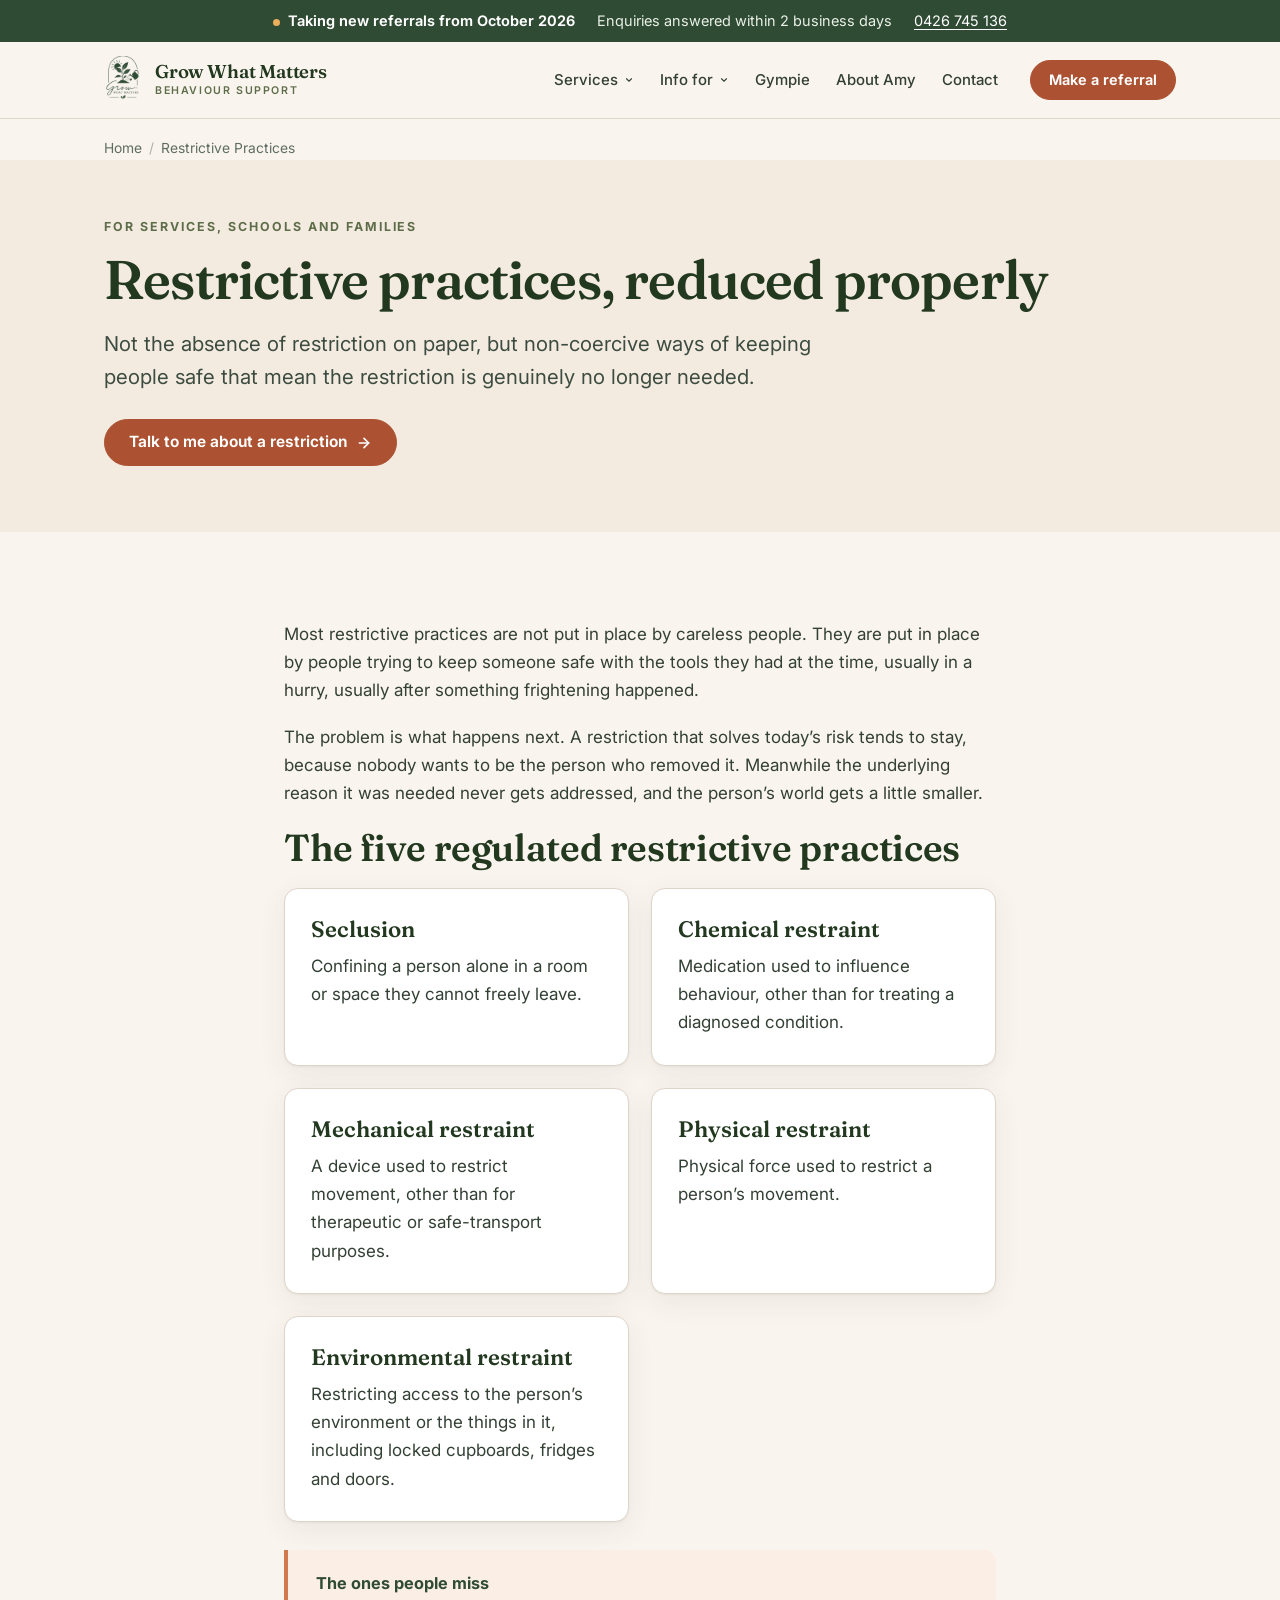
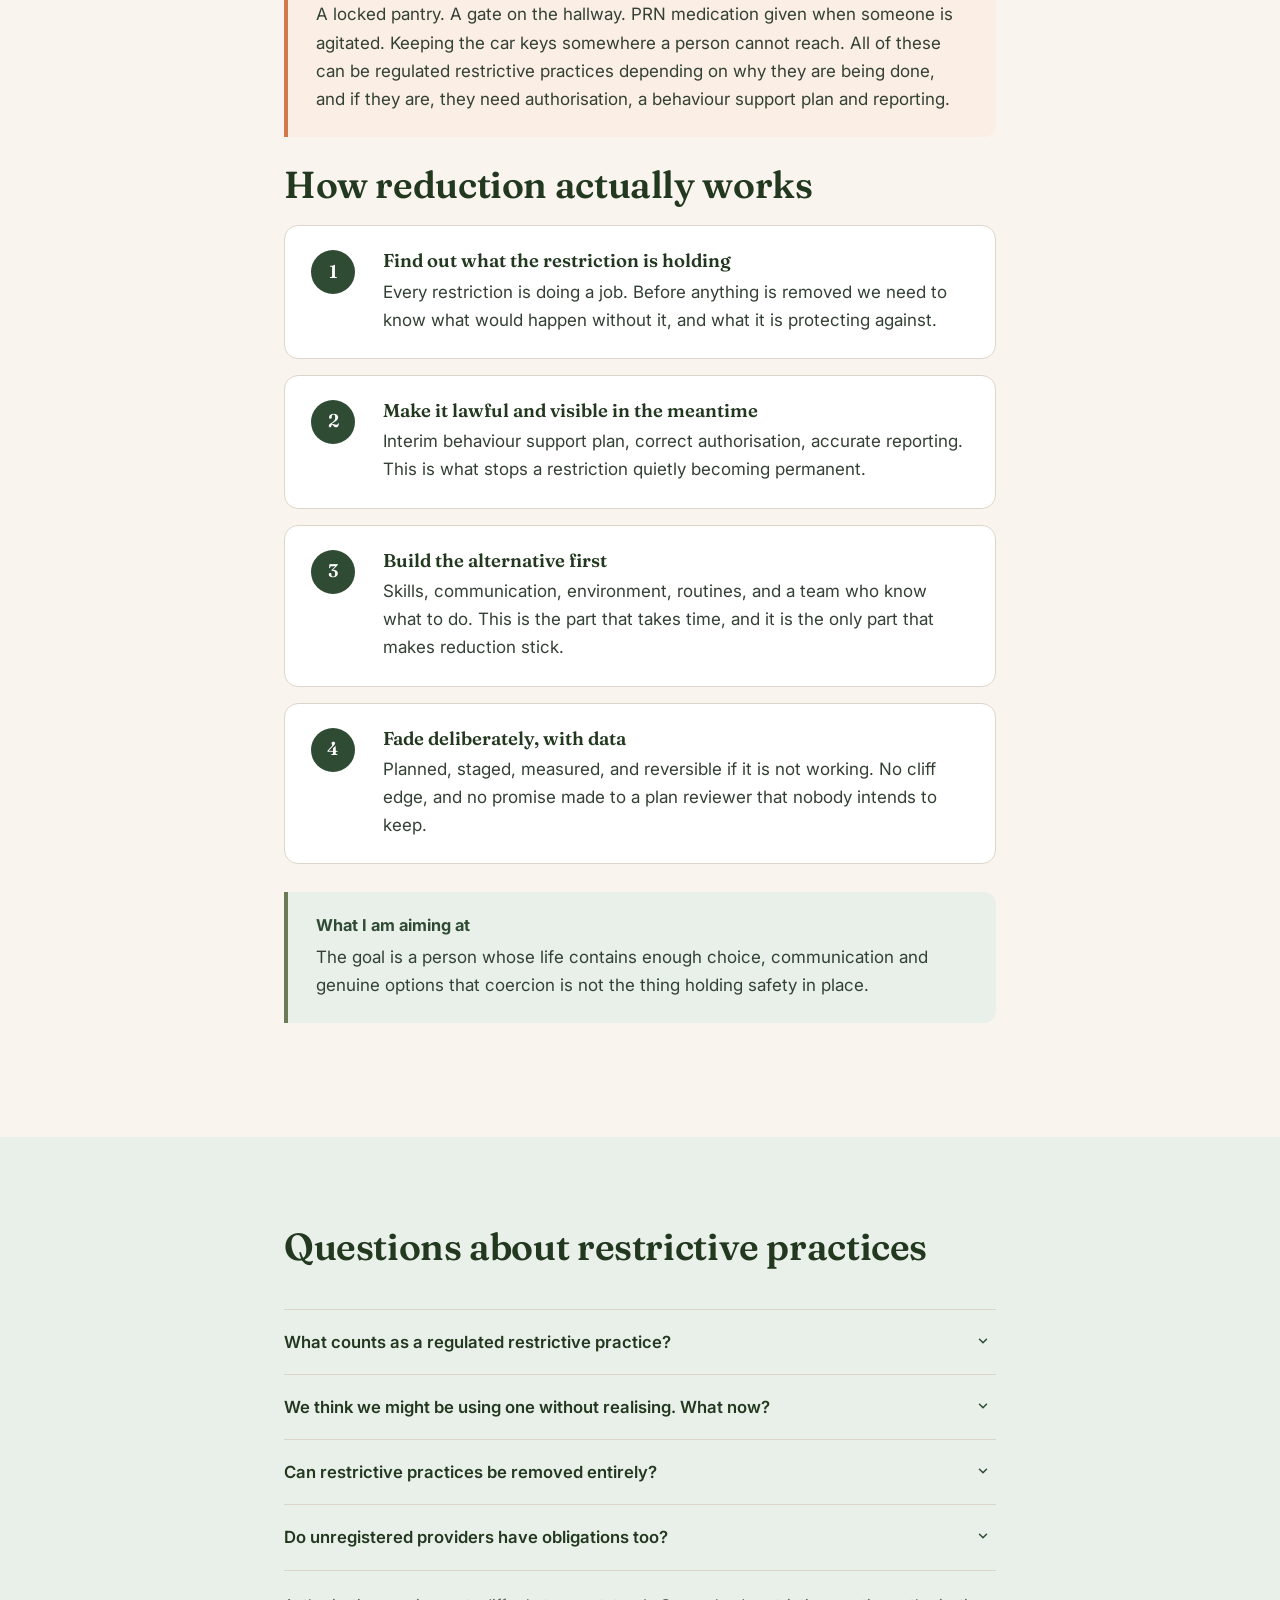
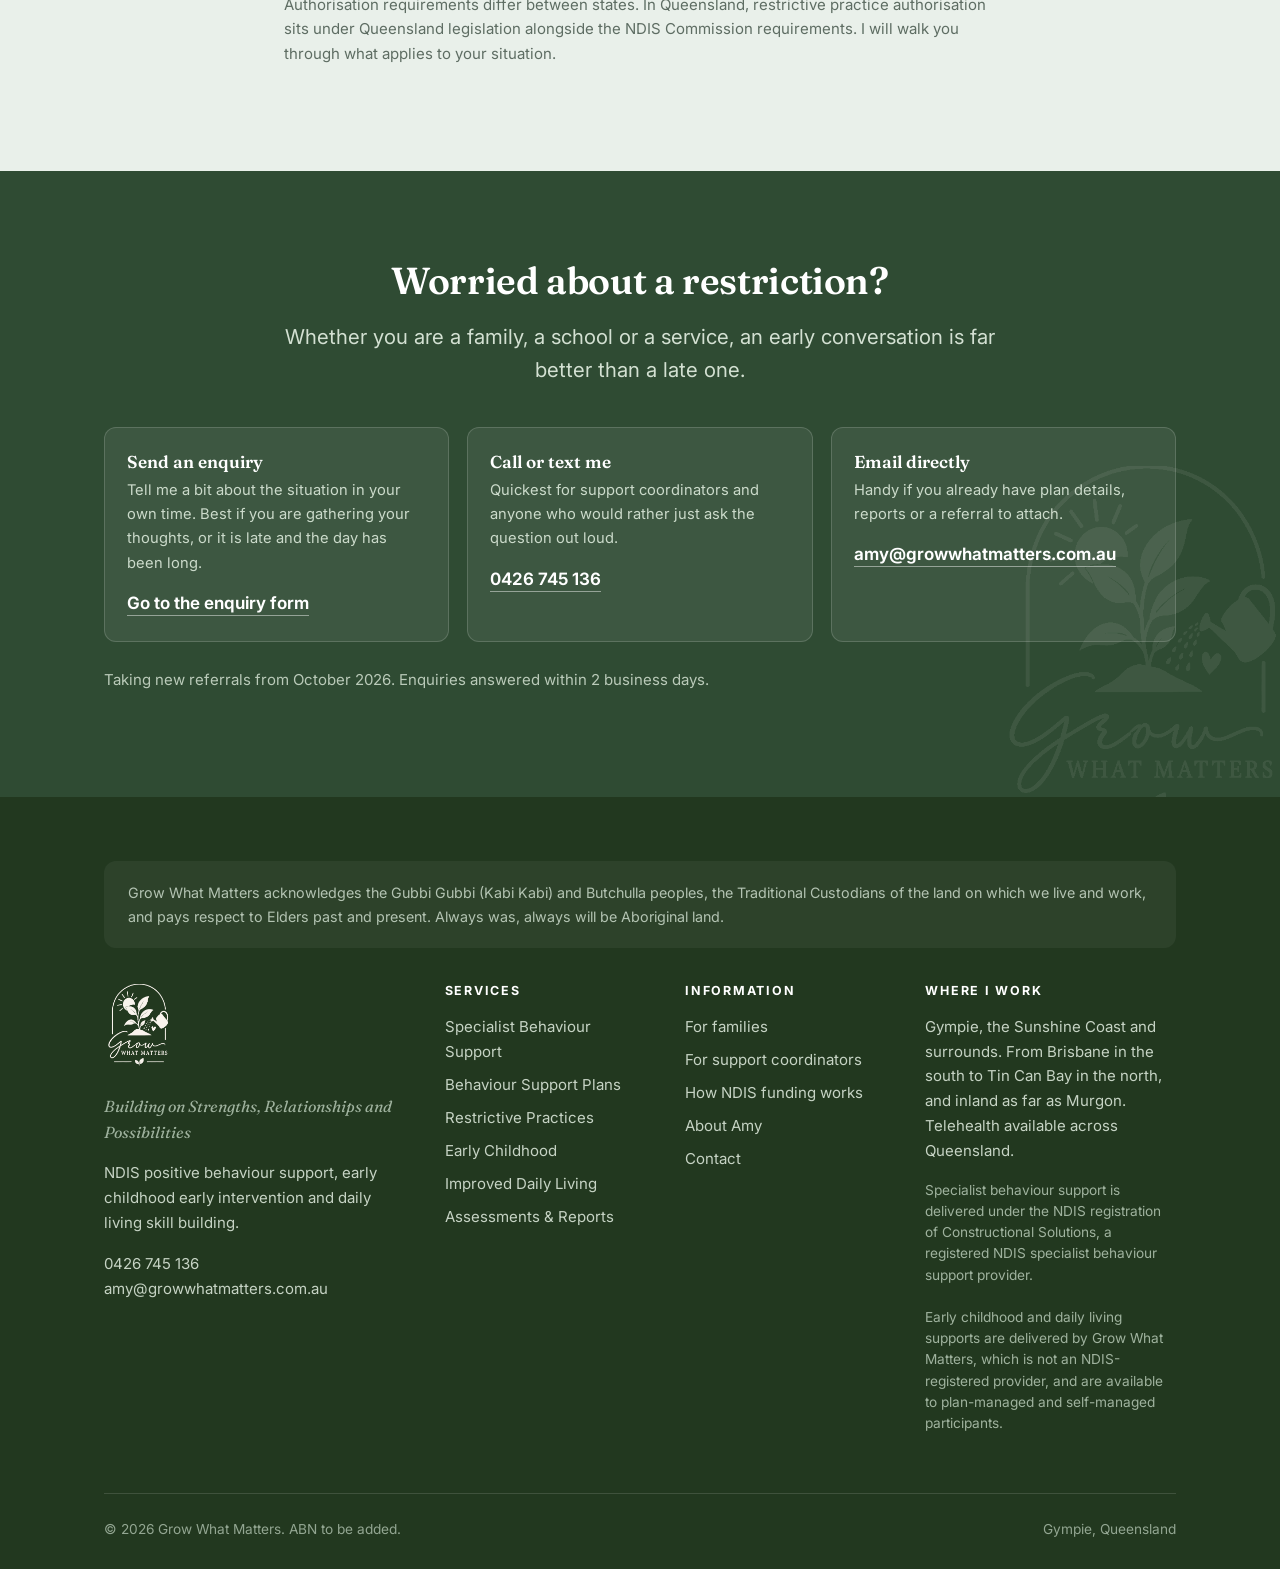
<file: restrictive-practices.html>
<!DOCTYPE html>
<html lang="en-AU">
<head>
<meta charset="utf-8">
<meta name="viewport" content="width=device-width, initial-scale=1">
<title>Restrictive Practice Reduction | NDIS Behaviour Support Queensland</title>
<meta name="description" content="Support for services and families using regulated restrictive practices: what counts, what has to be authorised and reported, and how to reduce and eliminate restrictions safely.">
<link rel="canonical" href="https://growwhatmatters.com.au/restrictive-practices.html">
<meta name="theme-color" content="#2F4B33">
<meta property="og:type" content="website">
<meta property="og:site_name" content="Grow What Matters">
<meta property="og:title" content="Restrictive Practice Reduction | NDIS Behaviour Support Queensland">
<meta property="og:description" content="Support for services and families using regulated restrictive practices: what counts, what has to be authorised and reported, and how to reduce and eliminate restrictions safely.">
<meta property="og:url" content="https://growwhatmatters.com.au/restrictive-practices.html">
<meta property="og:image" content="https://growwhatmatters.com.au/assets/logo-lockup.png">
<meta property="og:locale" content="en_AU">
<meta name="twitter:card" content="summary_large_image">
<link rel="icon" href="assets/favicon.png" type="image/png">
<link rel="apple-touch-icon" href="assets/favicon.png">
<link rel="preconnect" href="https://fonts.googleapis.com">
<link rel="preconnect" href="https://fonts.gstatic.com" crossorigin>
<link href="https://fonts.googleapis.com/css2?family=Fraunces:ital,opsz,wght@0,9..144,400..700;1,9..144,400..600&family=Inter:wght@400..700&display=swap" rel="stylesheet">
<link rel="stylesheet" href="assets/styles.css">
<script type="application/ld+json">{"@context":"https://schema.org","@type":"ProfessionalService","@id":"https://growwhatmatters.com.au/#business","name":"Grow What Matters","description":"NDIS positive behaviour support, early childhood early intervention and daily living skill building in Gympie, on the Sunshine Coast and surrounds.","url":"https://growwhatmatters.com.au","telephone":"+61 426 745 136","email":"amy@growwhatmatters.com.au","image":"https://growwhatmatters.com.au/assets/logo-badge.png","logo":"https://growwhatmatters.com.au/assets/logo-badge.png","slogan":"Building on Strengths, Relationships and Possibilities","priceRange":"NDIS price guide","address":{"@type":"PostalAddress","addressLocality":"Gympie","addressRegion":"QLD","addressCountry":"AU"},"areaServed":[{"@type":"Place","name":"Gympie"},{"@type":"Place","name":"Sunshine Coast"},{"@type":"Place","name":"Noosa"},{"@type":"Place","name":"Tin Can Bay"},{"@type":"Place","name":"Rainbow Beach"},{"@type":"Place","name":"Cooloola Cove"},{"@type":"Place","name":"Imbil"},{"@type":"Place","name":"Kandanga"},{"@type":"Place","name":"Widgee"},{"@type":"Place","name":"Goomeri"},{"@type":"Place","name":"Murgon"},{"@type":"Place","name":"Kilkivan"},{"@type":"Place","name":"Curra"},{"@type":"Place","name":"Maryborough"},{"@type":"Place","name":"Brisbane"}],"availableLanguage":"English","founder":{"@type":"Person","name":"Amy","jobTitle":"Board Certified Behavior Analyst and NDIS Behaviour Support Practitioner","hasCredential":[{"@type":"EducationalOccupationalCredential","credentialCategory":"certification","name":"Board Certified Behavior Analyst (BCBA)"},{"@type":"EducationalOccupationalCredential","credentialCategory":"degree","name":"Master of Education in Applied Behavior Analysis"},{"@type":"EducationalOccupationalCredential","credentialCategory":"degree","name":"Bachelor of Science in Psychology"}]},"knowsAbout":["Positive Behaviour Support","Applied Behaviour Analysis","Functional Behaviour Assessment","Restrictive Practice Reduction","Early Childhood Early Intervention","NDIS"]}</script>
<script type="application/ld+json">{"@context":"https://schema.org","@type":"BreadcrumbList","itemListElement":[{"@type":"ListItem","position":1,"name":"Home","item":"https://growwhatmatters.com.au/"},{"@type":"ListItem","position":2,"name":"Restrictive Practices","item":"https://growwhatmatters.com.au/restrictive-practices.html"}]}</script>
<script type="application/ld+json">{"@context":"https://schema.org","@type":"FAQPage","mainEntity":[{"@type":"Question","name":"What counts as a regulated restrictive practice?","acceptedAnswer":{"@type":"Answer","text":"Under the NDIS rules there are five: seclusion, chemical restraint, mechanical restraint, physical restraint and environmental restraint. Some are less obvious than people expect. A locked cupboard, a medication given to manage behaviour, or a person not being able to leave a room can all fall inside these definitions."}},{"@type":"Question","name":"We think we might be using one without realising. What now?","acceptedAnswer":{"@type":"Answer","text":"That is more common than people admit, and getting in front of it is far better than waiting to be told. Get in touch and we will work out what is actually happening. Where a regulated restrictive practice is in use, it needs to be authorised in line with Queensland requirements, recorded in a behaviour support plan, and reported to the NDIS Commission."}},{"@type":"Question","name":"Can restrictive practices be removed entirely?","acceptedAnswer":{"@type":"Answer","text":"Often, yes, but not by simply stopping. Restrictions are usually holding something in place. Remove them without building the alternative first and you get a crisis, and then the restriction comes back tighter than before. Reduction works when the skills, environment and team responses that make the restriction unnecessary are built first."}},{"@type":"Question","name":"Do unregistered providers have obligations too?","acceptedAnswer":{"@type":"Answer","text":"Using a regulated restrictive practice without meeting the requirements is a breach of the NDIS rules, and it is not something an unregistered provider can lawfully do. If you are a service unsure of where you stand, that is worth a conversation sooner rather than later."}}]}</script>
</head>
<body>
<a class="skip" href="#main">Skip to content</a>

<div class="capacity">
  <div class="wrap">
    <span><span class="dot" aria-hidden="true"></span><strong>Taking new referrals from October 2026</strong></span>
    <span>Enquiries answered within 2 business days</span>
    <span><a href="tel:+61426745136">0426 745 136</a></span>
  </div>
</div>

<header class="site-head" data-nav="closed">
  <div class="wrap">
    <a class="brand" href="index.html">
      <img src="assets/logo-badge.png" alt="" width="40" height="49">
      <span class="brand-txt"><b>Grow What Matters</b><span>Behaviour Support</span></span>
    </a>
    <nav class="nav" aria-label="Main">
        <div class="has-sub" data-open="false">
          <button type="button" aria-expanded="false" aria-controls="sub-services">Services<svg viewBox="0 0 24 24" fill="none" stroke="currentColor" stroke-width="2.6" stroke-linecap="round" aria-hidden="true"><polyline points="6 9 12 15 18 9"/></svg></button>
          <div class="submenu" id="sub-services">
            <a href="specialist-behaviour-support.html">Specialist Behaviour Support<small>Assessment, plans, team training</small></a>
            <a href="behaviour-support-plans.html">Behaviour Support Plans<small>What is in one, and how it is built</small></a>
            <a href="restrictive-practices.html" aria-current="page">Restrictive Practices<small>Reduction and elimination</small></a>
            <a href="early-childhood-early-intervention.html">Early Childhood<small>Under 9s and their families</small></a>
            <a href="improved-daily-living.html">Improved Daily Living<small>Skill building across the lifespan</small></a>
            <a href="assessments-and-reports.html">Assessments & Reports<small>Evidence for plan reviews</small></a>
          </div>
        </div>
        <div class="has-sub" data-open="false">
          <button type="button" aria-expanded="false" aria-controls="sub-info-for">Info for<svg viewBox="0 0 24 24" fill="none" stroke="currentColor" stroke-width="2.6" stroke-linecap="round" aria-hidden="true"><polyline points="6 9 12 15 18 9"/></svg></button>
          <div class="submenu" id="sub-info-for">
            <a href="for-families.html">Families & participants<small>What support actually looks like</small></a>
            <a href="for-support-coordinators.html">Support coordinators<small>Capacity, referrals, reports</small></a>
            <a href="ndis-funding.html">How NDIS funding works<small>Which budget pays for what</small></a>
          </div>
        </div>
        <a href="positive-behaviour-support-gympie.html">Gympie</a>
        <a href="about.html">About Amy</a>
        <a href="contact.html">Contact</a>
    </nav>
    <div class="head-cta">
      <a class="btn btn-primary btn-sm" href="contact.html">Make a referral</a>
      <button class="navtoggle" type="button" aria-expanded="false" aria-label="Menu"><svg viewBox="0 0 24 24" fill="none" stroke="currentColor" stroke-width="2.2" stroke-linecap="round" aria-hidden="true"><line x1="3" y1="6" x2="21" y2="6"/><line x1="3" y1="12" x2="21" y2="12"/><line x1="3" y1="18" x2="21" y2="18"/></svg></button>
    </div>
  </div>
</header>

<main id="main">
<div class="wrap"><nav class="crumb" aria-label="Breadcrumb"><a href="index.html">Home</a><span>/</span>Restrictive Practices</nav></div>

  <section class="phero">
    <div class="wrap">
      <p class="kicker">For services, schools and families</p>
      <h1>Restrictive practices, reduced properly</h1>
      <p class="lede">Not the absence of restriction on paper, but non-coercive ways of keeping people safe that mean the restriction is genuinely no longer needed.</p>
      <div class="cta-row" style="margin-top:26px">
        <a class="btn btn-primary" href="contact.html">Talk to me about a restriction<svg viewBox="0 0 24 24" fill="none" stroke="currentColor" stroke-width="2.4" stroke-linecap="round" stroke-linejoin="round" aria-hidden="true"><line x1="5" y1="12" x2="19" y2="12"/><polyline points="12 5 19 12 12 19"/></svg></a>
      </div>
    </div>
  </section>

  <section>
    <div class="wrap narrow">
      <p>Most restrictive practices are not put in place by careless people. They are put in place by people trying to keep someone safe with the tools they had at the time, usually in a hurry, usually after something frightening happened.</p>
      <p>The problem is what happens next. A restriction that solves today&rsquo;s risk tends to stay, because nobody wants to be the person who removed it. Meanwhile the underlying reason it was needed never gets addressed, and the person&rsquo;s world gets a little smaller.</p>

      <h2>The five regulated restrictive practices</h2>
      <div class="grid g2" style="margin-bottom:28px">
        <div class="card">
        
        <h3>Seclusion</h3>
        <p>Confining a person alone in a room or space they cannot freely leave.</p>
        </div>
        <div class="card">
        
        <h3>Chemical restraint</h3>
        <p>Medication used to influence behaviour, other than for treating a diagnosed condition.</p>
        </div>
        <div class="card">
        
        <h3>Mechanical restraint</h3>
        <p>A device used to restrict movement, other than for therapeutic or safe-transport purposes.</p>
        </div>
        <div class="card">
        
        <h3>Physical restraint</h3>
        <p>Physical force used to restrict a person&rsquo;s movement.</p>
        </div>
        <div class="card">
        
        <h3>Environmental restraint</h3>
        <p>Restricting access to the person&rsquo;s environment or the things in it, including locked cupboards, fridges and doors.</p>
        </div>
      </div>
      <div class="callout warm">
        <h4>The ones people miss</h4>
        <p>A locked pantry. A gate on the hallway. PRN medication given when someone is agitated. Keeping the car keys somewhere a person cannot reach. All of these can be regulated restrictive practices depending on why they are being done, and if they are, they need authorisation, a behaviour support plan and reporting.</p>
      </div>

      <h2>How reduction actually works</h2>
      <div class="steps" style="margin-bottom:28px">
        <div class="step"><div>
        
        <h3>Find out what the restriction is holding</h3><p>Every restriction is doing a job. Before anything is removed we need to know what would happen without it, and what it is protecting against.</p>
      </div></div>
        <div class="step"><div>
        
        <h3>Make it lawful and visible in the meantime</h3><p>Interim behaviour support plan, correct authorisation, accurate reporting. This is what stops a restriction quietly becoming permanent.</p>
      </div></div>
        <div class="step"><div>
        
        <h3>Build the alternative first</h3><p>Skills, communication, environment, routines, and a team who know what to do. This is the part that takes time, and it is the only part that makes reduction stick.</p>
      </div></div>
        <div class="step"><div>
        
        <h3>Fade deliberately, with data</h3><p>Planned, staged, measured, and reversible if it is not working. No cliff edge, and no promise made to a plan reviewer that nobody intends to keep.</p>
      </div></div>
      </div>

      <div class="callout">
        <h4>What I am aiming at</h4>
        <p>The goal is a person whose life contains enough choice, communication and genuine options that coercion is not the thing holding safety in place.</p>
      </div>
    </div>
  </section>

  <section class="bg-mint">
    <div class="wrap narrow">
      <div class="sec-head"><h2>Questions about restrictive practices</h2></div>
      <div class="faq"><details><summary>What counts as a regulated restrictive practice?</summary><div class="ans"><p>Under the NDIS rules there are five: seclusion, chemical restraint, mechanical restraint, physical restraint and environmental restraint. Some are less obvious than people expect. A locked cupboard, a medication given to manage behaviour, or a person not being able to leave a room can all fall inside these definitions.</p></div></details>
<details><summary>We think we might be using one without realising. What now?</summary><div class="ans"><p>That is more common than people admit, and getting in front of it is far better than waiting to be told. Get in touch and we will work out what is actually happening. Where a regulated restrictive practice is in use, it needs to be authorised in line with Queensland requirements, recorded in a behaviour support plan, and reported to the NDIS Commission.</p></div></details>
<details><summary>Can restrictive practices be removed entirely?</summary><div class="ans"><p>Often, yes, but not by simply stopping. Restrictions are usually holding something in place. Remove them without building the alternative first and you get a crisis, and then the restriction comes back tighter than before. Reduction works when the skills, environment and team responses that make the restriction unnecessary are built first.</p></div></details>
<details><summary>Do unregistered providers have obligations too?</summary><div class="ans"><p>Using a regulated restrictive practice without meeting the requirements is a breach of the NDIS rules, and it is not something an unregistered provider can lawfully do. If you are a service unsure of where you stand, that is worth a conversation sooner rather than later.</p></div></details></div>
      <p class="small muted" style="margin-top:22px">Authorisation requirements differ between states. In Queensland, restrictive practice authorisation sits under Queensland legislation alongside the NDIS Commission requirements. I will walk you through what applies to your situation.</p>
    </div>
  </section>

  
  <section class="band">
    <img class="band-mark" src="assets/logo-badge-cream.png" alt="" aria-hidden="true">
    <div class="wrap">
      <div class="sec-head center" style="margin-left:auto;margin-right:auto">
        <h2>Worried about a restriction?</h2>
        <p class="lede">Whether you are a family, a school or a service, an early conversation is far better than a late one.</p>
      </div>
      <div class="routes">
        <div class="route">
          <h3>Send an enquiry</h3>
          <p>Tell me a bit about the situation in your own time. Best if you are gathering your thoughts, or it is late and the day has been long.</p>
          <a href="contact.html">Go to the enquiry form</a>
        </div>
        <div class="route">
          <h3>Call or text me</h3>
          <p>Quickest for support coordinators and anyone who would rather just ask the question out loud.</p>
          <a href="tel:+61426745136">0426 745 136</a>
        </div>
        <div class="route">
          <h3>Email directly</h3>
          <p>Handy if you already have plan details, reports or a referral to attach.</p>
          <a href="mailto:amy@growwhatmatters.com.au">amy@growwhatmatters.com.au</a>
        </div>
      </div>
      <p class="small" style="margin-top:26px;color:#BACAB9">Taking new referrals from October 2026. Enquiries answered within 2 business days.</p>
    </div>
  </section>
  
</main>

<footer class="site-foot">
  <div class="wrap">
    <div class="acknowledge">
      Grow What Matters acknowledges the Gubbi Gubbi (Kabi Kabi) and Butchulla peoples, the Traditional Custodians of the land on which we live and work, and pays respect to Elders past and present. Always was, always will be Aboriginal land.
    </div>
    <div class="foot-grid">
      <div>
        <img class="foot-mark" src="assets/logo-badge-cream.png" alt="Grow What Matters">
        <p class="foot-tag">Building on Strengths, Relationships and Possibilities</p>
        <p class="small">NDIS positive behaviour support, early childhood early intervention and daily living skill building.</p>
        <p class="small"><a href="tel:+61426745136">0426 745 136</a><br><a href="mailto:amy@growwhatmatters.com.au">amy@growwhatmatters.com.au</a></p>
      </div>
      <div>
        <h4>Services</h4>
        <ul>
          <li><a href="specialist-behaviour-support.html">Specialist Behaviour Support</a></li>
          <li><a href="behaviour-support-plans.html">Behaviour Support Plans</a></li>
          <li><a href="restrictive-practices.html">Restrictive Practices</a></li>
          <li><a href="early-childhood-early-intervention.html">Early Childhood</a></li>
          <li><a href="improved-daily-living.html">Improved Daily Living</a></li>
          <li><a href="assessments-and-reports.html">Assessments &amp; Reports</a></li>
        </ul>
      </div>
      <div>
        <h4>Information</h4>
        <ul>
          <li><a href="for-families.html">For families</a></li>
          <li><a href="for-support-coordinators.html">For support coordinators</a></li>
          <li><a href="ndis-funding.html">How NDIS funding works</a></li>
          <li><a href="about.html">About Amy</a></li>
          <li><a href="contact.html">Contact</a></li>
        </ul>
      </div>
      <div>
        <h4>Where I work</h4>
        <p class="small">Gympie, the Sunshine Coast and surrounds. From Brisbane in the south to Tin Can Bay in the north, and inland as far as Murgon. Telehealth available across Queensland.</p>
        <p class="reg-note">
          Specialist behaviour support is delivered under the NDIS registration of Constructional Solutions, a registered NDIS specialist behaviour support provider.<br><br>
          Early childhood and daily living supports are delivered by Grow What Matters, which is not an NDIS-registered provider, and are available to plan-managed and self-managed participants.
        </p>
      </div>
    </div>
    <div class="foot-bottom">
      <span>&copy; 2026 Grow What Matters. ABN to be added.</span>
      <span>Gympie, Queensland</span>
    </div>
  </div>
</footer>
<script src="assets/site.js"></script>
</body>
</html>
</file>
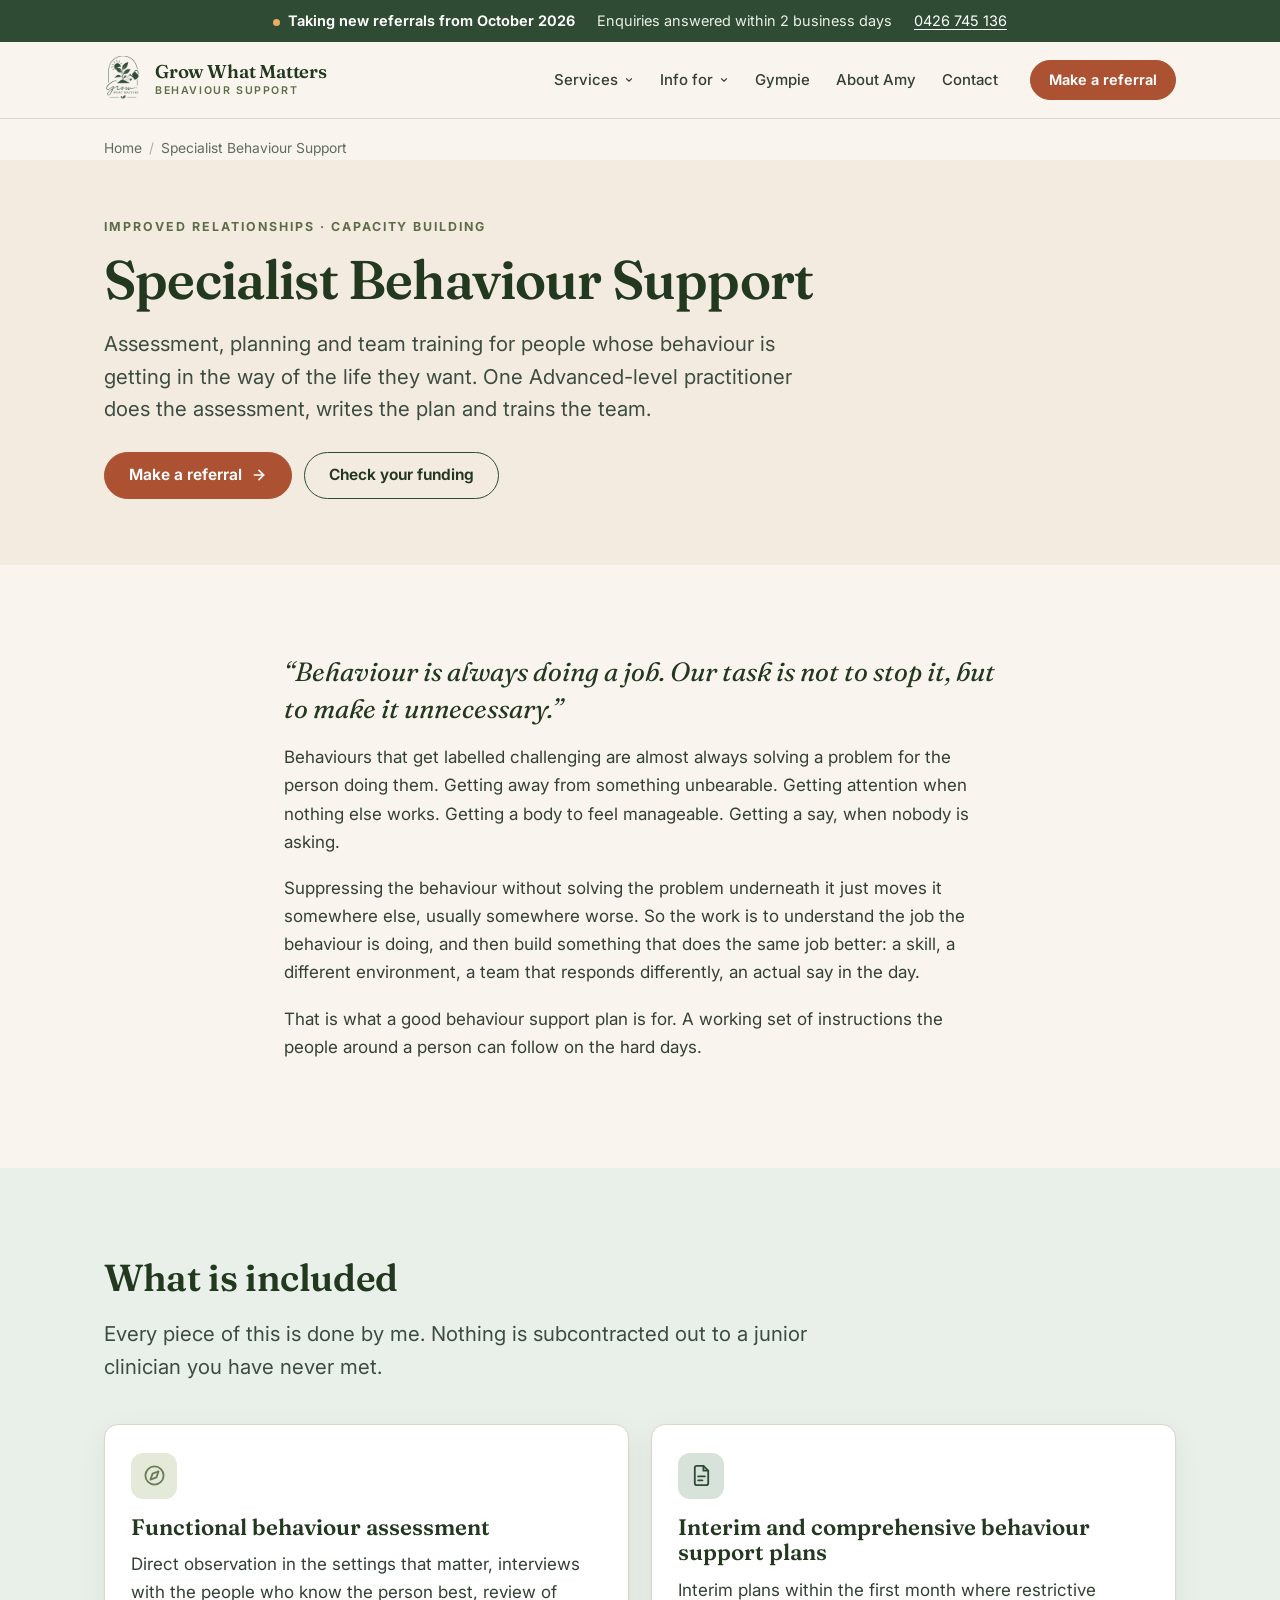
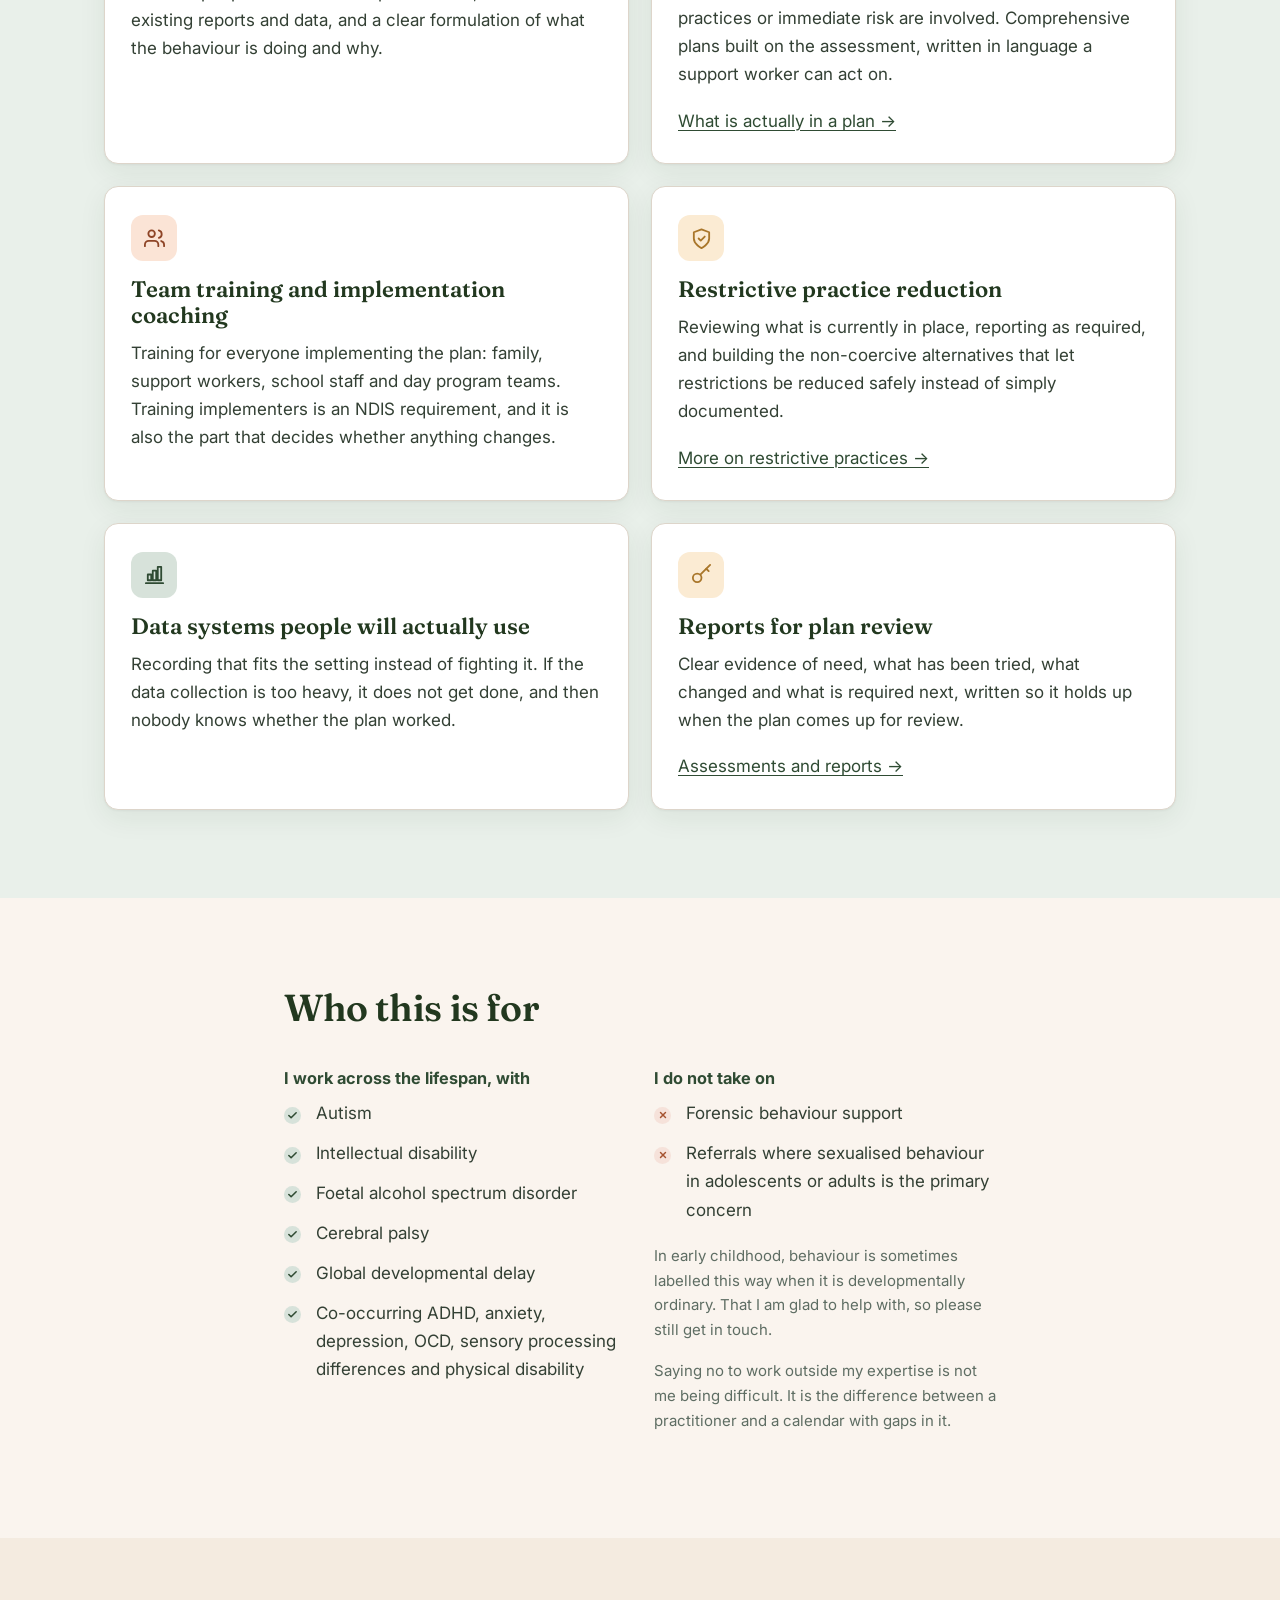
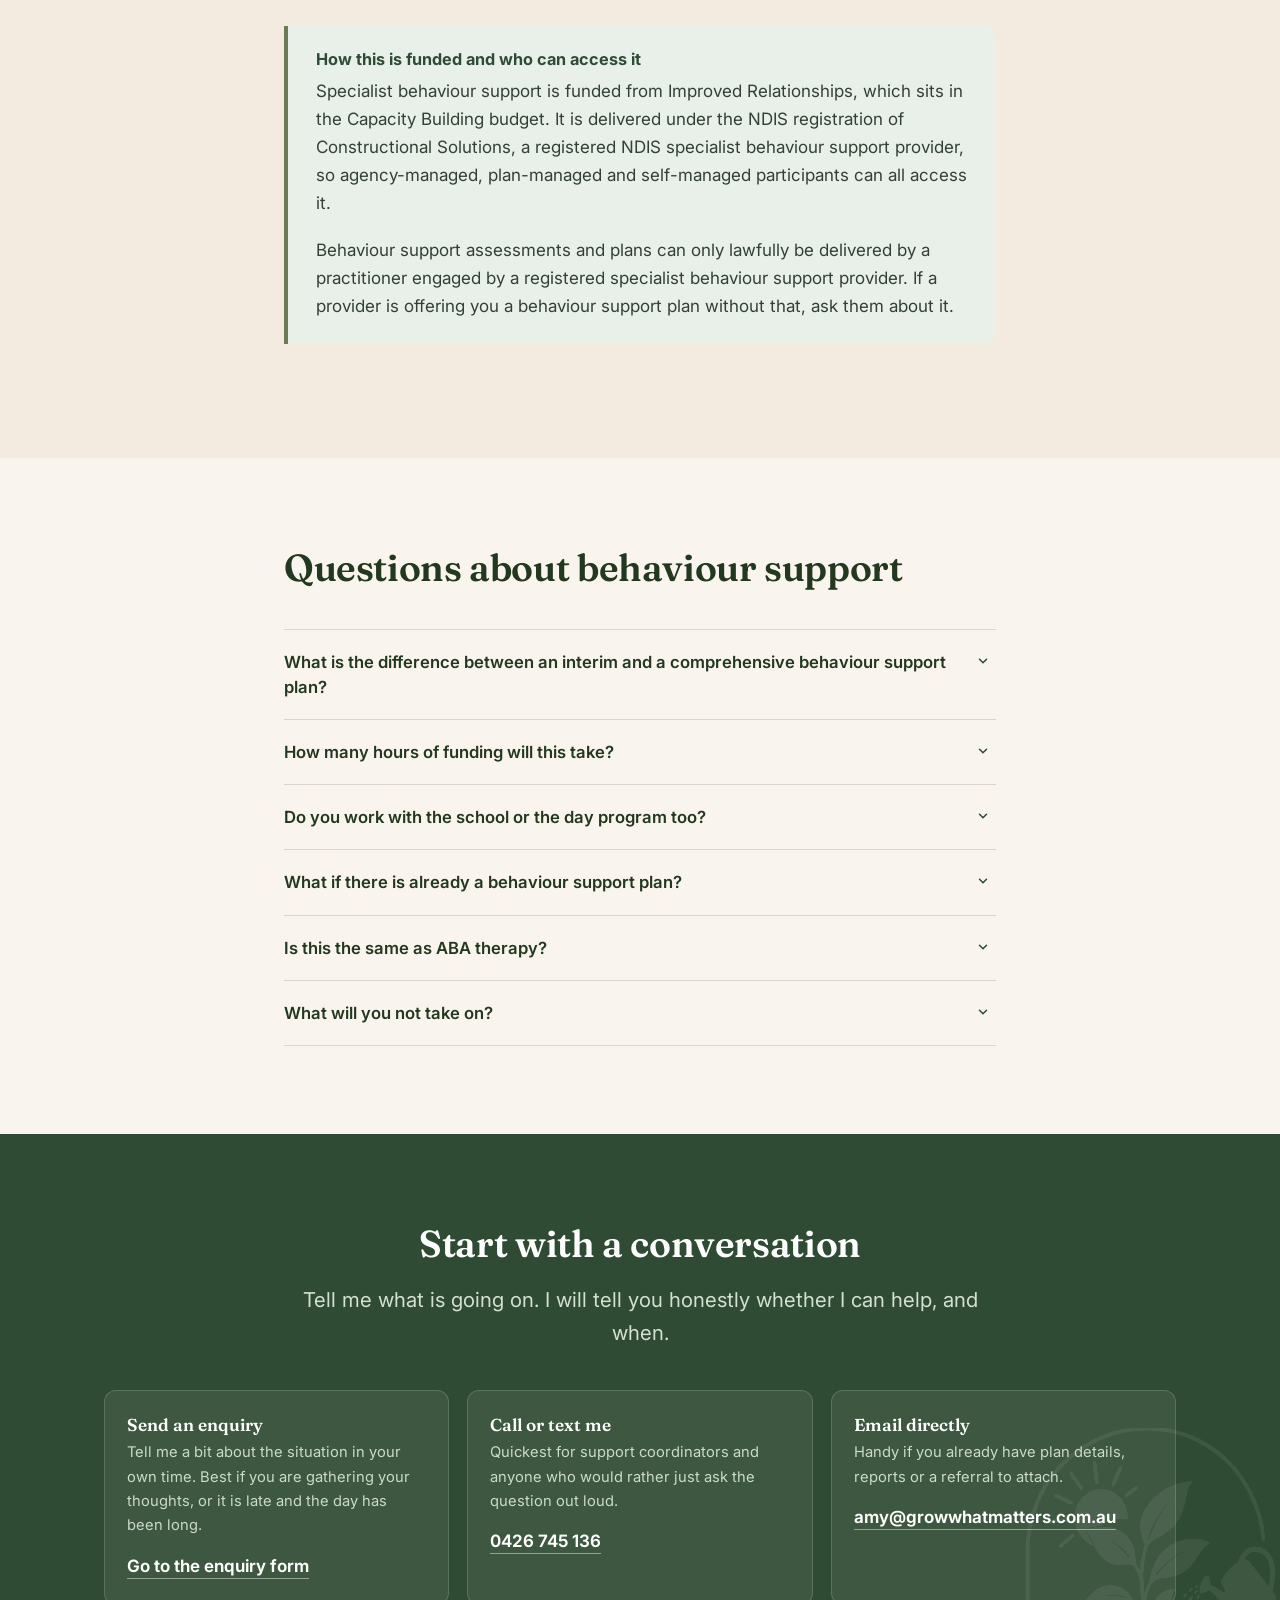
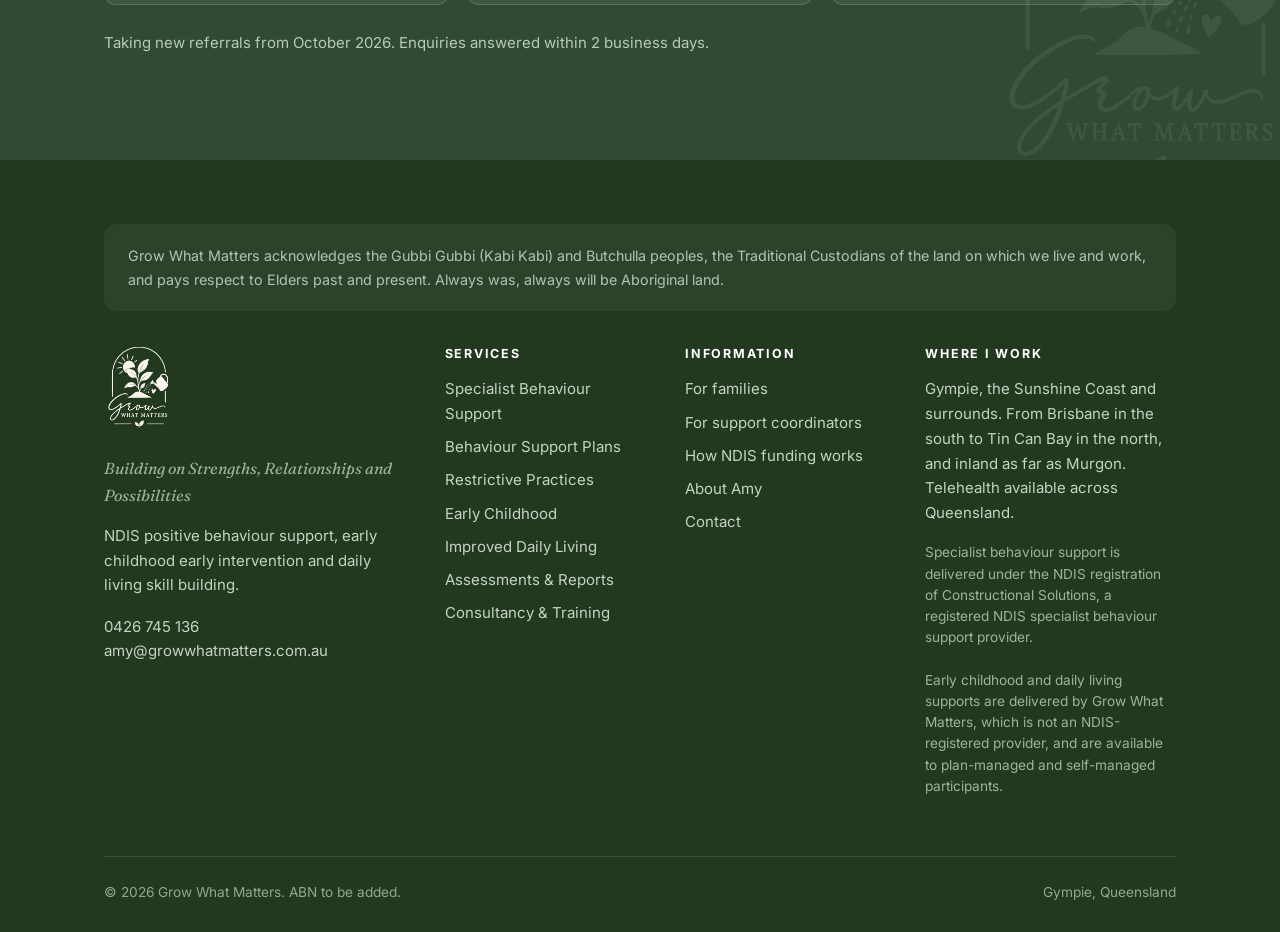
<file: specialist-behaviour-support.html>
<!DOCTYPE html>
<html lang="en-AU">
<head>
<meta charset="utf-8">
<meta name="viewport" content="width=device-width, initial-scale=1">
<title>Specialist Behaviour Support | NDIS PBS Gympie &amp;amp; Sunshine Coast</title>
<meta name="description" content="NDIS specialist behaviour support in Gympie and on the Sunshine Coast: functional behaviour assessment, interim and comprehensive behaviour support plans, team training and restrictive practice reduction.">
<link rel="canonical" href="https://growwhatmatters.com.au/specialist-behaviour-support.html">
<meta name="theme-color" content="#2F4B33">
<meta property="og:type" content="website">
<meta property="og:site_name" content="Grow What Matters">
<meta property="og:title" content="Specialist Behaviour Support | NDIS PBS Gympie &amp;amp; Sunshine Coast">
<meta property="og:description" content="NDIS specialist behaviour support in Gympie and on the Sunshine Coast: functional behaviour assessment, interim and comprehensive behaviour support plans, team training and restrictive practice reduction.">
<meta property="og:url" content="https://growwhatmatters.com.au/specialist-behaviour-support.html">
<meta property="og:image" content="https://growwhatmatters.com.au/assets/logo-lockup.png">
<meta property="og:locale" content="en_AU">
<meta name="twitter:card" content="summary_large_image">
<link rel="icon" href="assets/favicon.png" type="image/png">
<link rel="apple-touch-icon" href="assets/favicon.png">
<link rel="preconnect" href="https://fonts.googleapis.com">
<link rel="preconnect" href="https://fonts.gstatic.com" crossorigin>
<link href="https://fonts.googleapis.com/css2?family=Fraunces:ital,opsz,wght@0,9..144,400..700;1,9..144,400..600&family=Inter:wght@400..700&display=swap" rel="stylesheet">
<link rel="stylesheet" href="assets/styles.css">
<script type="application/ld+json">{"@context":"https://schema.org","@type":"ProfessionalService","@id":"https://growwhatmatters.com.au/#business","name":"Grow What Matters","description":"NDIS positive behaviour support, early childhood early intervention and daily living skill building in Gympie, on the Sunshine Coast and surrounds.","url":"https://growwhatmatters.com.au","telephone":"+61 426 745 136","email":"amy@growwhatmatters.com.au","image":"https://growwhatmatters.com.au/assets/logo-badge.png","logo":"https://growwhatmatters.com.au/assets/logo-badge.png","slogan":"Building on Strengths, Relationships and Possibilities","priceRange":"NDIS price guide","address":{"@type":"PostalAddress","addressLocality":"Gympie","addressRegion":"QLD","addressCountry":"AU"},"areaServed":[{"@type":"Place","name":"Gympie"},{"@type":"Place","name":"Sunshine Coast"},{"@type":"Place","name":"Noosa"},{"@type":"Place","name":"Tin Can Bay"},{"@type":"Place","name":"Rainbow Beach"},{"@type":"Place","name":"Cooloola Cove"},{"@type":"Place","name":"Imbil"},{"@type":"Place","name":"Kandanga"},{"@type":"Place","name":"Widgee"},{"@type":"Place","name":"Goomeri"},{"@type":"Place","name":"Murgon"},{"@type":"Place","name":"Kilkivan"},{"@type":"Place","name":"Curra"},{"@type":"Place","name":"Maryborough"},{"@type":"Place","name":"Brisbane"}],"availableLanguage":"English","founder":{"@type":"Person","name":"Amy","jobTitle":"Board Certified Behavior Analyst and NDIS Behaviour Support Practitioner","hasCredential":[{"@type":"EducationalOccupationalCredential","credentialCategory":"certification","name":"Board Certified Behavior Analyst (BCBA)"},{"@type":"EducationalOccupationalCredential","credentialCategory":"degree","name":"Master of Education in Applied Behavior Analysis"},{"@type":"EducationalOccupationalCredential","credentialCategory":"degree","name":"Bachelor of Science in Psychology"}]},"knowsAbout":["Positive Behaviour Support","Applied Behaviour Analysis","Functional Behaviour Assessment","Restrictive Practice Reduction","Early Childhood Early Intervention","NDIS"]}</script>
<script type="application/ld+json">{"@context":"https://schema.org","@type":"BreadcrumbList","itemListElement":[{"@type":"ListItem","position":1,"name":"Home","item":"https://growwhatmatters.com.au/"},{"@type":"ListItem","position":2,"name":"Specialist Behaviour Support","item":"https://growwhatmatters.com.au/specialist-behaviour-support.html"}]}</script>
<script type="application/ld+json">{"@context":"https://schema.org","@type":"FAQPage","mainEntity":[{"@type":"Question","name":"What is the difference between an interim and a comprehensive behaviour support plan?","acceptedAnswer":{"@type":"Answer","text":"An interim plan is a short document put in place quickly, usually within the first month, where there is an immediate risk or a regulated restrictive practice already being used. It makes the situation lawful and safe while the full assessment happens. A comprehensive plan comes after the functional behaviour assessment. It sets out what the behaviour is doing, what is being taught instead, how the environment is changing, and what everyone does day to day."}},{"@type":"Question","name":"How many hours of funding will this take?","acceptedAnswer":{"@type":"Answer","text":"It depends on how many settings are involved, how many people need training, and whether restrictive practices are in play. A straightforward assessment and comprehensive plan for one setting is a much smaller job than a participant with three services, a school and a restrictive practice authorisation. I will give you an estimate in writing before we start, and I will tell you if I think the funding in the plan is not going to be enough."}},{"@type":"Question","name":"Do you work with the school or the day program too?","acceptedAnswer":{"@type":"Answer","text":"Yes, and I would want to. Behaviour rarely stays in one setting, and a plan that only works at home is half a plan. With consent, I speak to schools, early learning centres, day programs and support workers, and I train the people implementing the plan."}},{"@type":"Question","name":"What if there is already a behaviour support plan?","acceptedAnswer":{"@type":"Answer","text":"Send it through. Sometimes the right answer is to review and rebuild what is there, which is cheaper and faster than starting again. Sometimes the existing plan was written for an auditor and it needs replacing. I will tell you which."}},{"@type":"Question","name":"Is this the same as ABA therapy?","acceptedAnswer":{"@type":"Answer","text":"I am a Board Certified Behavior Analyst, so behaviour analysis is the science underneath what I do. This is not early-intensive-behavioural-intervention style ABA, though. My practice is built on the constructional approach, which means building repertoires, opportunities and options. It is delivered as NDIS positive behaviour support, working with the team around a person instead of in a therapy room."}},{"@type":"Question","name":"What will you not take on?","acceptedAnswer":{"@type":"Answer","text":"I do not take forensic behaviour support, and I do not take referrals where sexualised behaviour in adolescents or adults is the primary concern. That work needs a practitioner with specific expertise, and you deserve one. In early childhood, behaviour is sometimes labelled this way when it is developmentally ordinary. I am glad to help there."}}]}</script>
</head>
<body>
<a class="skip" href="#main">Skip to content</a>

<div class="capacity">
  <div class="wrap">
    <span><span class="dot" aria-hidden="true"></span><strong>Taking new referrals from October 2026</strong></span>
    <span>Enquiries answered within 2 business days</span>
    <span><a href="tel:+61426745136">0426 745 136</a></span>
  </div>
</div>

<header class="site-head" data-nav="closed">
  <div class="wrap">
    <a class="brand" href="index.html">
      <img src="assets/logo-badge.png" alt="" width="40" height="49">
      <span class="brand-txt"><b>Grow What Matters</b><span>Behaviour Support</span></span>
    </a>
    <nav class="nav" aria-label="Main">
        <div class="has-sub" data-open="false">
          <button type="button" aria-expanded="false" aria-controls="sub-services">Services<svg viewBox="0 0 24 24" fill="none" stroke="currentColor" stroke-width="2.6" stroke-linecap="round" aria-hidden="true"><polyline points="6 9 12 15 18 9"/></svg></button>
          <div class="submenu" id="sub-services">
            <a href="specialist-behaviour-support.html" aria-current="page">Specialist Behaviour Support<small>Assessment, plans, team training</small></a>
            <a href="behaviour-support-plans.html">Behaviour Support Plans<small>What is in one, and how it is built</small></a>
            <a href="restrictive-practices.html">Restrictive Practices<small>Reduction and elimination</small></a>
            <a href="early-childhood-early-intervention.html">Early Childhood<small>Under 9s and their families</small></a>
            <a href="improved-daily-living.html">Improved Daily Living<small>Skill building across the lifespan</small></a>
            <a href="assessments-and-reports.html">Assessments & Reports<small>Evidence for plan reviews</small></a>
            <a href="training-and-consultancy.html">Consultancy & Training<small>Schools, services and private clients</small></a>
          </div>
        </div>
        <div class="has-sub" data-open="false">
          <button type="button" aria-expanded="false" aria-controls="sub-info-for">Info for<svg viewBox="0 0 24 24" fill="none" stroke="currentColor" stroke-width="2.6" stroke-linecap="round" aria-hidden="true"><polyline points="6 9 12 15 18 9"/></svg></button>
          <div class="submenu" id="sub-info-for">
            <a href="for-families.html">Families & participants<small>What support actually looks like</small></a>
            <a href="for-support-coordinators.html">Support coordinators<small>Capacity, referrals, reports</small></a>
            <a href="ndis-funding.html">How NDIS funding works<small>Which budget pays for what</small></a>
          </div>
        </div>
        <a href="positive-behaviour-support-gympie.html">Gympie</a>
        <a href="about.html">About Amy</a>
        <a href="contact.html">Contact</a>
    </nav>
    <div class="head-cta">
      <a class="btn btn-primary btn-sm" href="contact.html">Make a referral</a>
      <button class="navtoggle" type="button" aria-expanded="false" aria-label="Menu"><svg viewBox="0 0 24 24" fill="none" stroke="currentColor" stroke-width="2.2" stroke-linecap="round" aria-hidden="true"><line x1="3" y1="6" x2="21" y2="6"/><line x1="3" y1="12" x2="21" y2="12"/><line x1="3" y1="18" x2="21" y2="18"/></svg></button>
    </div>
  </div>
</header>

<main id="main">
<div class="wrap"><nav class="crumb" aria-label="Breadcrumb"><a href="index.html">Home</a><span>/</span>Specialist Behaviour Support</nav></div>

  <section class="phero">
    <div class="wrap">
      <p class="kicker">Improved Relationships &middot; Capacity Building</p>
      <h1>Specialist Behaviour Support</h1>
      <p class="lede">Assessment, planning and team training for people whose behaviour is getting in the way of the life they want. One Advanced-level practitioner does the assessment, writes the plan and trains the team.</p>
      <div class="cta-row" style="margin-top:26px">
        <a class="btn btn-primary" href="contact.html">Make a referral<svg viewBox="0 0 24 24" fill="none" stroke="currentColor" stroke-width="2.4" stroke-linecap="round" stroke-linejoin="round" aria-hidden="true"><line x1="5" y1="12" x2="19" y2="12"/><polyline points="12 5 19 12 12 19"/></svg></a>
        <a class="btn btn-ghost" href="ndis-funding.html">Check your funding</a>
      </div>
    </div>
  </section>

  <section>
    <div class="wrap narrow">
      <p class="quote">&ldquo;Behaviour is always doing a job. Our task is not to stop it, but to make it unnecessary.&rdquo;</p>
      <p>Behaviours that get labelled challenging are almost always solving a problem for the person doing them. Getting away from something unbearable. Getting attention when nothing else works. Getting a body to feel manageable. Getting a say, when nobody is asking.</p>
      <p>Suppressing the behaviour without solving the problem underneath it just moves it somewhere else, usually somewhere worse. So the work is to understand the job the behaviour is doing, and then build something that does the same job better: a skill, a different environment, a team that responds differently, an actual say in the day.</p>
      <p>That is what a good behaviour support plan is for. A working set of instructions the people around a person can follow on the hard days.</p>
    </div>
  </section>

  <section class="bg-mint">
    <div class="wrap">
      <div class="sec-head">
        <h2>What is included</h2>
        <p class="lede">Every piece of this is done by me. Nothing is subcontracted out to a junior clinician you have never met.</p>
      </div>
      <div class="grid g2">
        <div class="card">
        <div class="icon sage"><svg viewBox="0 0 24 24" fill="none" stroke="currentColor" stroke-width="1.9" stroke-linecap="round" stroke-linejoin="round" aria-hidden="true"><circle cx="12" cy="12" r="9.5"/><polygon points="16.2 7.8 14 14 7.8 16.2 10 10"/></svg></div>
        <h3>Functional behaviour assessment</h3>
        <p>Direct observation in the settings that matter, interviews with the people who know the person best, review of existing reports and data, and a clear formulation of what the behaviour is doing and why.</p>
        </div>
        <div class="card">
        <div class="icon "><svg viewBox="0 0 24 24" fill="none" stroke="currentColor" stroke-width="1.9" stroke-linecap="round" stroke-linejoin="round" aria-hidden="true"><path d="M14 2H7a2 2 0 0 0-2 2v16a2 2 0 0 0 2 2h10a2 2 0 0 0 2-2V7z"/><polyline points="14 2 14 7 19 7"/><line x1="8.5" y1="13" x2="15.5" y2="13"/><line x1="8.5" y1="17" x2="13" y2="17"/></svg></div>
        <h3>Interim and comprehensive behaviour support plans</h3>
        <p>Interim plans within the first month where restrictive practices or immediate risk are involved. Comprehensive plans built on the assessment, written in language a support worker can act on.</p><p><a href="behaviour-support-plans.html">What is actually in a plan &rarr;</a></p>
        </div>
        <div class="card">
        <div class="icon peach"><svg viewBox="0 0 24 24" fill="none" stroke="currentColor" stroke-width="1.9" stroke-linecap="round" stroke-linejoin="round" aria-hidden="true"><path d="M16 20v-1.5a4 4 0 0 0-4-4H6a4 4 0 0 0-4 4V20"/><circle cx="9" cy="7" r="3.4"/><path d="M22 20v-1.5a4 4 0 0 0-3-3.87"/><path d="M16.5 3.6a4 4 0 0 1 0 7.75"/></svg></div>
        <h3>Team training and implementation coaching</h3>
        <p>Training for everyone implementing the plan: family, support workers, school staff and day program teams. Training implementers is an NDIS requirement, and it is also the part that decides whether anything changes.</p>
        </div>
        <div class="card">
        <div class="icon gold"><svg viewBox="0 0 24 24" fill="none" stroke="currentColor" stroke-width="1.9" stroke-linecap="round" stroke-linejoin="round" aria-hidden="true"><path d="M12 22s8-4 8-10V5.5L12 2.5 4 5.5V12c0 6 8 10 8 10z"/><polyline points="9 12 11.2 14.2 15.4 10"/></svg></div>
        <h3>Restrictive practice reduction</h3>
        <p>Reviewing what is currently in place, reporting as required, and building the non-coercive alternatives that let restrictions be reduced safely instead of simply documented.</p><p><a href="restrictive-practices.html">More on restrictive practices &rarr;</a></p>
        </div>
        <div class="card">
        <div class="icon "><svg viewBox="0 0 24 24" fill="none" stroke="currentColor" stroke-width="1.9" stroke-linecap="round" stroke-linejoin="round" aria-hidden="true"><line x1="3" y1="21" x2="21" y2="21"/><rect x="5" y="12" width="3.6" height="6"/><rect x="10.2" y="8" width="3.6" height="10"/><rect x="15.4" y="4" width="3.6" height="14"/></svg></div>
        <h3>Data systems people will actually use</h3>
        <p>Recording that fits the setting instead of fighting it. If the data collection is too heavy, it does not get done, and then nobody knows whether the plan worked.</p>
        </div>
        <div class="card">
        <div class="icon gold"><svg viewBox="0 0 24 24" fill="none" stroke="currentColor" stroke-width="1.9" stroke-linecap="round" stroke-linejoin="round" aria-hidden="true"><circle cx="7.5" cy="15.5" r="4.5"/><line x1="10.8" y1="12.2" x2="21" y2="2"/><line x1="17" y1="6" x2="19.5" y2="8.5"/></svg></div>
        <h3>Reports for plan review</h3>
        <p>Clear evidence of need, what has been tried, what changed and what is required next, written so it holds up when the plan comes up for review.</p><p><a href="assessments-and-reports.html">Assessments and reports &rarr;</a></p>
        </div>
      </div>
    </div>
  </section>

  <section>
    <div class="wrap narrow">
      <div class="sec-head">
        <h2>Who this is for</h2>
      </div>
      <div class="grid g2" style="gap:28px">
        <div>
          <h4 style="margin-bottom:12px">I work across the lifespan, with</h4>
          <ul class="ticks">
            <li>Autism</li>
            <li>Intellectual disability</li>
            <li>Foetal alcohol spectrum disorder</li>
            <li>Cerebral palsy</li>
            <li>Global developmental delay</li>
            <li>Co-occurring ADHD, anxiety, depression, OCD, sensory processing differences and physical disability</li>
          </ul>
        </div>
        <div>
          <h4 style="margin-bottom:12px">I do not take on</h4>
          <ul class="ticks nos">
            <li>Forensic behaviour support</li>
            <li>Referrals where sexualised behaviour in adolescents or adults is the primary concern</li>
          </ul>
          <p class="small muted">In early childhood, behaviour is sometimes labelled this way when it is developmentally ordinary. That I am glad to help with, so please still get in touch.</p>
          <p class="small muted">Saying no to work outside my expertise is not me being difficult. It is the difference between a practitioner and a calendar with gaps in it.</p>
        </div>
      </div>
    </div>
  </section>

  <section class="bg-cream2">
    <div class="wrap narrow">
      <div class="callout">
        <h4>How this is funded and who can access it</h4>
        <p>Specialist behaviour support is funded from Improved Relationships, which sits in the Capacity Building budget. It is delivered under the NDIS registration of Constructional Solutions, a registered NDIS specialist behaviour support provider, so agency-managed, plan-managed and self-managed participants can all access it.</p>
        <p>Behaviour support assessments and plans can only lawfully be delivered by a practitioner engaged by a registered specialist behaviour support provider. If a provider is offering you a behaviour support plan without that, ask them about it.</p>
      </div>
    </div>
  </section>

  <section>
    <div class="wrap narrow">
      <div class="sec-head"><h2>Questions about behaviour support</h2></div>
      <div class="faq"><details><summary>What is the difference between an interim and a comprehensive behaviour support plan?</summary><div class="ans"><p>An interim plan is a short document put in place quickly, usually within the first month, where there is an immediate risk or a regulated restrictive practice already being used. It makes the situation lawful and safe while the full assessment happens.</p><p>A comprehensive plan comes after the functional behaviour assessment. It sets out what the behaviour is doing, what is being taught instead, how the environment is changing, and what everyone does day to day.</p></div></details>
<details><summary>How many hours of funding will this take?</summary><div class="ans"><p>It depends on how many settings are involved, how many people need training, and whether restrictive practices are in play. A straightforward assessment and comprehensive plan for one setting is a much smaller job than a participant with three services, a school and a restrictive practice authorisation.</p><p>I will give you an estimate in writing before we start, and I will tell you if I think the funding in the plan is not going to be enough.</p></div></details>
<details><summary>Do you work with the school or the day program too?</summary><div class="ans"><p>Yes, and I would want to. Behaviour rarely stays in one setting, and a plan that only works at home is half a plan. With consent, I speak to schools, early learning centres, day programs and support workers, and I train the people implementing the plan.</p></div></details>
<details><summary>What if there is already a behaviour support plan?</summary><div class="ans"><p>Send it through. Sometimes the right answer is to review and rebuild what is there, which is cheaper and faster than starting again. Sometimes the existing plan was written for an auditor and it needs replacing. I will tell you which.</p></div></details>
<details><summary>Is this the same as ABA therapy?</summary><div class="ans"><p>I am a Board Certified Behavior Analyst, so behaviour analysis is the science underneath what I do. This is not early-intensive-behavioural-intervention style ABA, though. My practice is built on the constructional approach, which means building repertoires, opportunities and options. It is delivered as NDIS positive behaviour support, working with the team around a person instead of in a therapy room.</p></div></details>
<details><summary>What will you not take on?</summary><div class="ans"><p>I do not take forensic behaviour support, and I do not take referrals where sexualised behaviour in adolescents or adults is the primary concern. That work needs a practitioner with specific expertise, and you deserve one.</p><p>In early childhood, behaviour is sometimes labelled this way when it is developmentally ordinary. I am glad to help there.</p></div></details></div>
    </div>
  </section>

  
  <section class="band">
    <img class="band-mark" src="assets/logo-badge-cream.png" alt="" aria-hidden="true">
    <div class="wrap">
      <div class="sec-head center" style="margin-left:auto;margin-right:auto">
        <h2>Start with a conversation</h2>
        <p class="lede">Tell me what is going on. I will tell you honestly whether I can help, and when.</p>
      </div>
      <div class="routes">
        <div class="route">
          <h3>Send an enquiry</h3>
          <p>Tell me a bit about the situation in your own time. Best if you are gathering your thoughts, or it is late and the day has been long.</p>
          <a href="contact.html">Go to the enquiry form</a>
        </div>
        <div class="route">
          <h3>Call or text me</h3>
          <p>Quickest for support coordinators and anyone who would rather just ask the question out loud.</p>
          <a href="tel:+61426745136">0426 745 136</a>
        </div>
        <div class="route">
          <h3>Email directly</h3>
          <p>Handy if you already have plan details, reports or a referral to attach.</p>
          <a href="mailto:amy@growwhatmatters.com.au">amy@growwhatmatters.com.au</a>
        </div>
      </div>
      <p class="small" style="margin-top:26px;color:#BACAB9">Taking new referrals from October 2026. Enquiries answered within 2 business days.</p>
    </div>
  </section>
  
</main>

<footer class="site-foot">
  <div class="wrap">
    <div class="acknowledge">
      Grow What Matters acknowledges the Gubbi Gubbi (Kabi Kabi) and Butchulla peoples, the Traditional Custodians of the land on which we live and work, and pays respect to Elders past and present. Always was, always will be Aboriginal land.
    </div>
    <div class="foot-grid">
      <div>
        <img class="foot-mark" src="assets/logo-badge-cream.png" alt="Grow What Matters">
        <p class="foot-tag">Building on Strengths, Relationships and Possibilities</p>
        <p class="small">NDIS positive behaviour support, early childhood early intervention and daily living skill building.</p>
        <p class="small"><a href="tel:+61426745136">0426 745 136</a><br><a href="mailto:amy@growwhatmatters.com.au">amy@growwhatmatters.com.au</a></p>
      </div>
      <div>
        <h4>Services</h4>
        <ul>
          <li><a href="specialist-behaviour-support.html">Specialist Behaviour Support</a></li>
          <li><a href="behaviour-support-plans.html">Behaviour Support Plans</a></li>
          <li><a href="restrictive-practices.html">Restrictive Practices</a></li>
          <li><a href="early-childhood-early-intervention.html">Early Childhood</a></li>
          <li><a href="improved-daily-living.html">Improved Daily Living</a></li>
          <li><a href="assessments-and-reports.html">Assessments &amp; Reports</a></li>
          <li><a href="training-and-consultancy.html">Consultancy &amp; Training</a></li>
        </ul>
      </div>
      <div>
        <h4>Information</h4>
        <ul>
          <li><a href="for-families.html">For families</a></li>
          <li><a href="for-support-coordinators.html">For support coordinators</a></li>
          <li><a href="ndis-funding.html">How NDIS funding works</a></li>
          <li><a href="about.html">About Amy</a></li>
          <li><a href="contact.html">Contact</a></li>
        </ul>
      </div>
      <div>
        <h4>Where I work</h4>
        <p class="small">Gympie, the Sunshine Coast and surrounds. From Brisbane in the south to Tin Can Bay in the north, and inland as far as Murgon. Telehealth available across Queensland.</p>
        <p class="reg-note">
          Specialist behaviour support is delivered under the NDIS registration of Constructional Solutions, a registered NDIS specialist behaviour support provider.<br><br>
          Early childhood and daily living supports are delivered by Grow What Matters, which is not an NDIS-registered provider, and are available to plan-managed and self-managed participants.
        </p>
      </div>
    </div>
    <div class="foot-bottom">
      <span>&copy; 2026 Grow What Matters. ABN to be added.</span>
      <span>Gympie, Queensland</span>
    </div>
  </div>
</footer>
<script src="assets/site.js"></script>
</body>
</html>
</file>
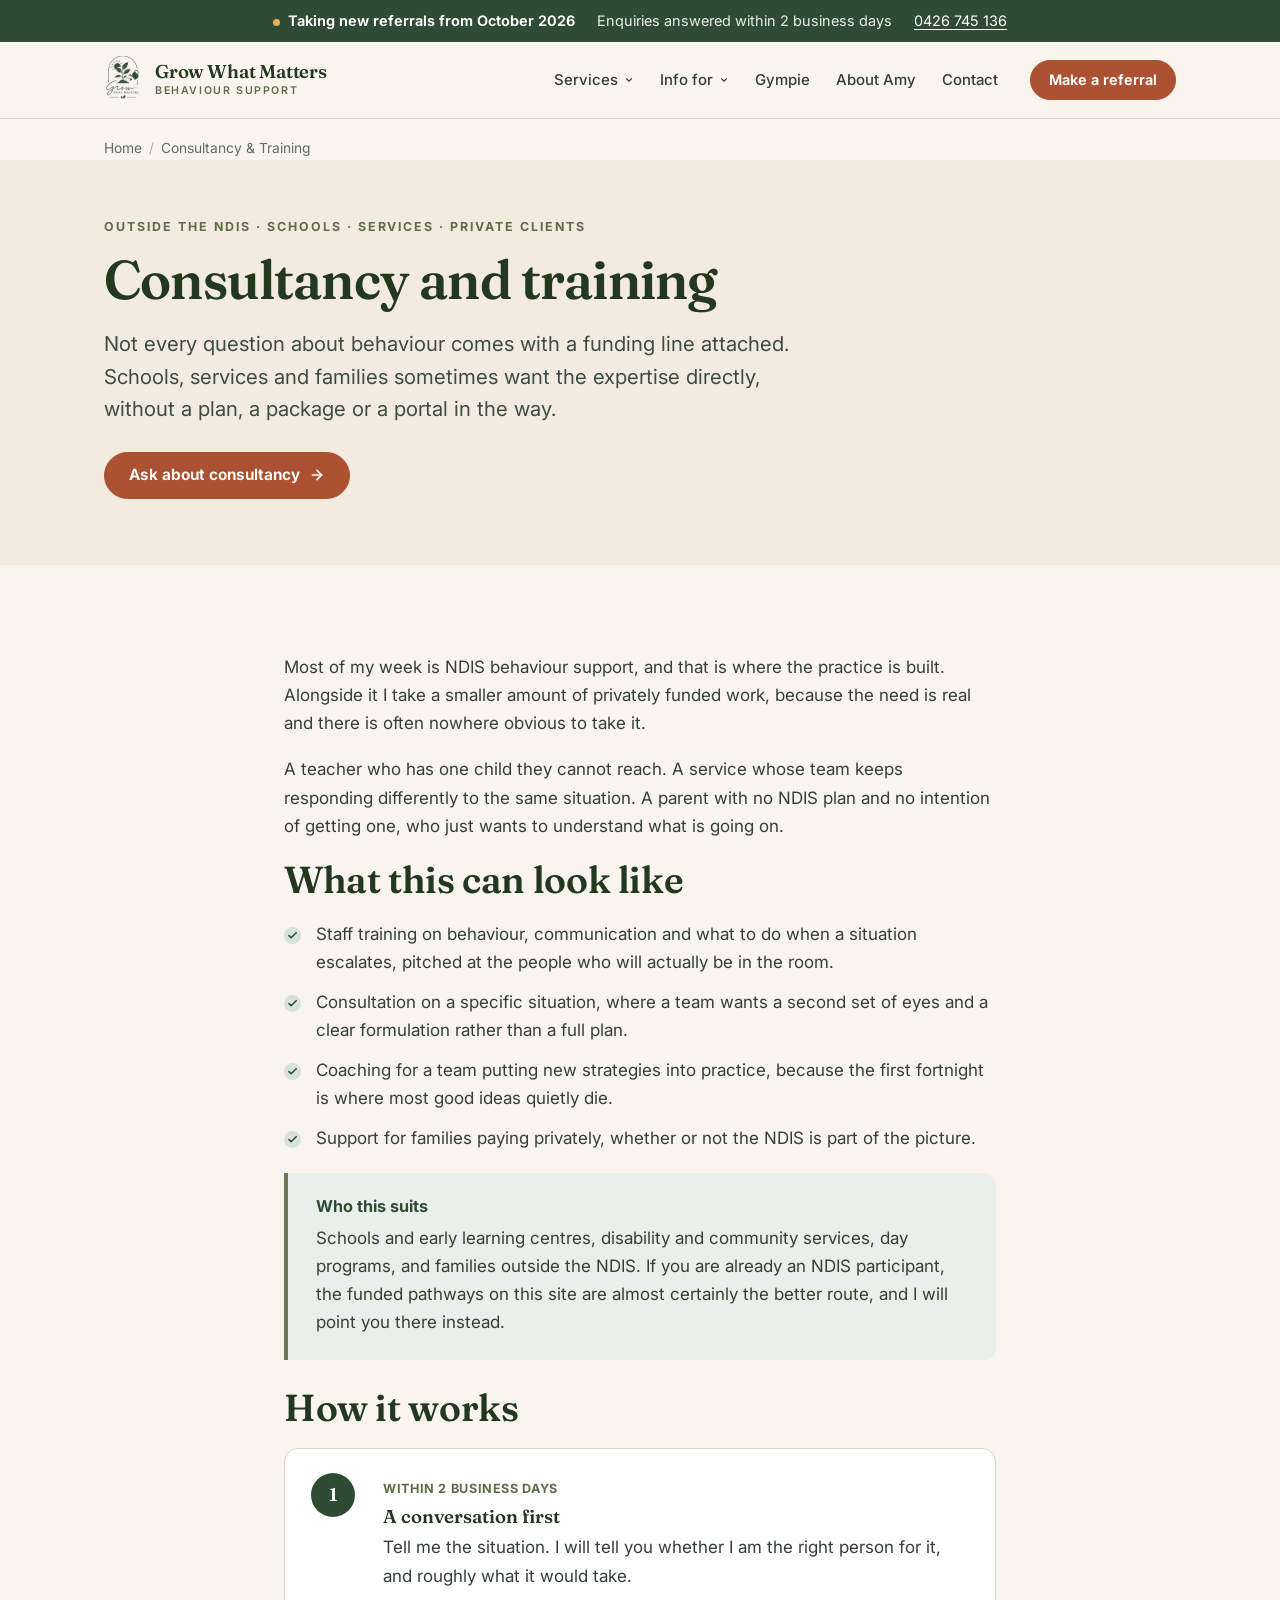
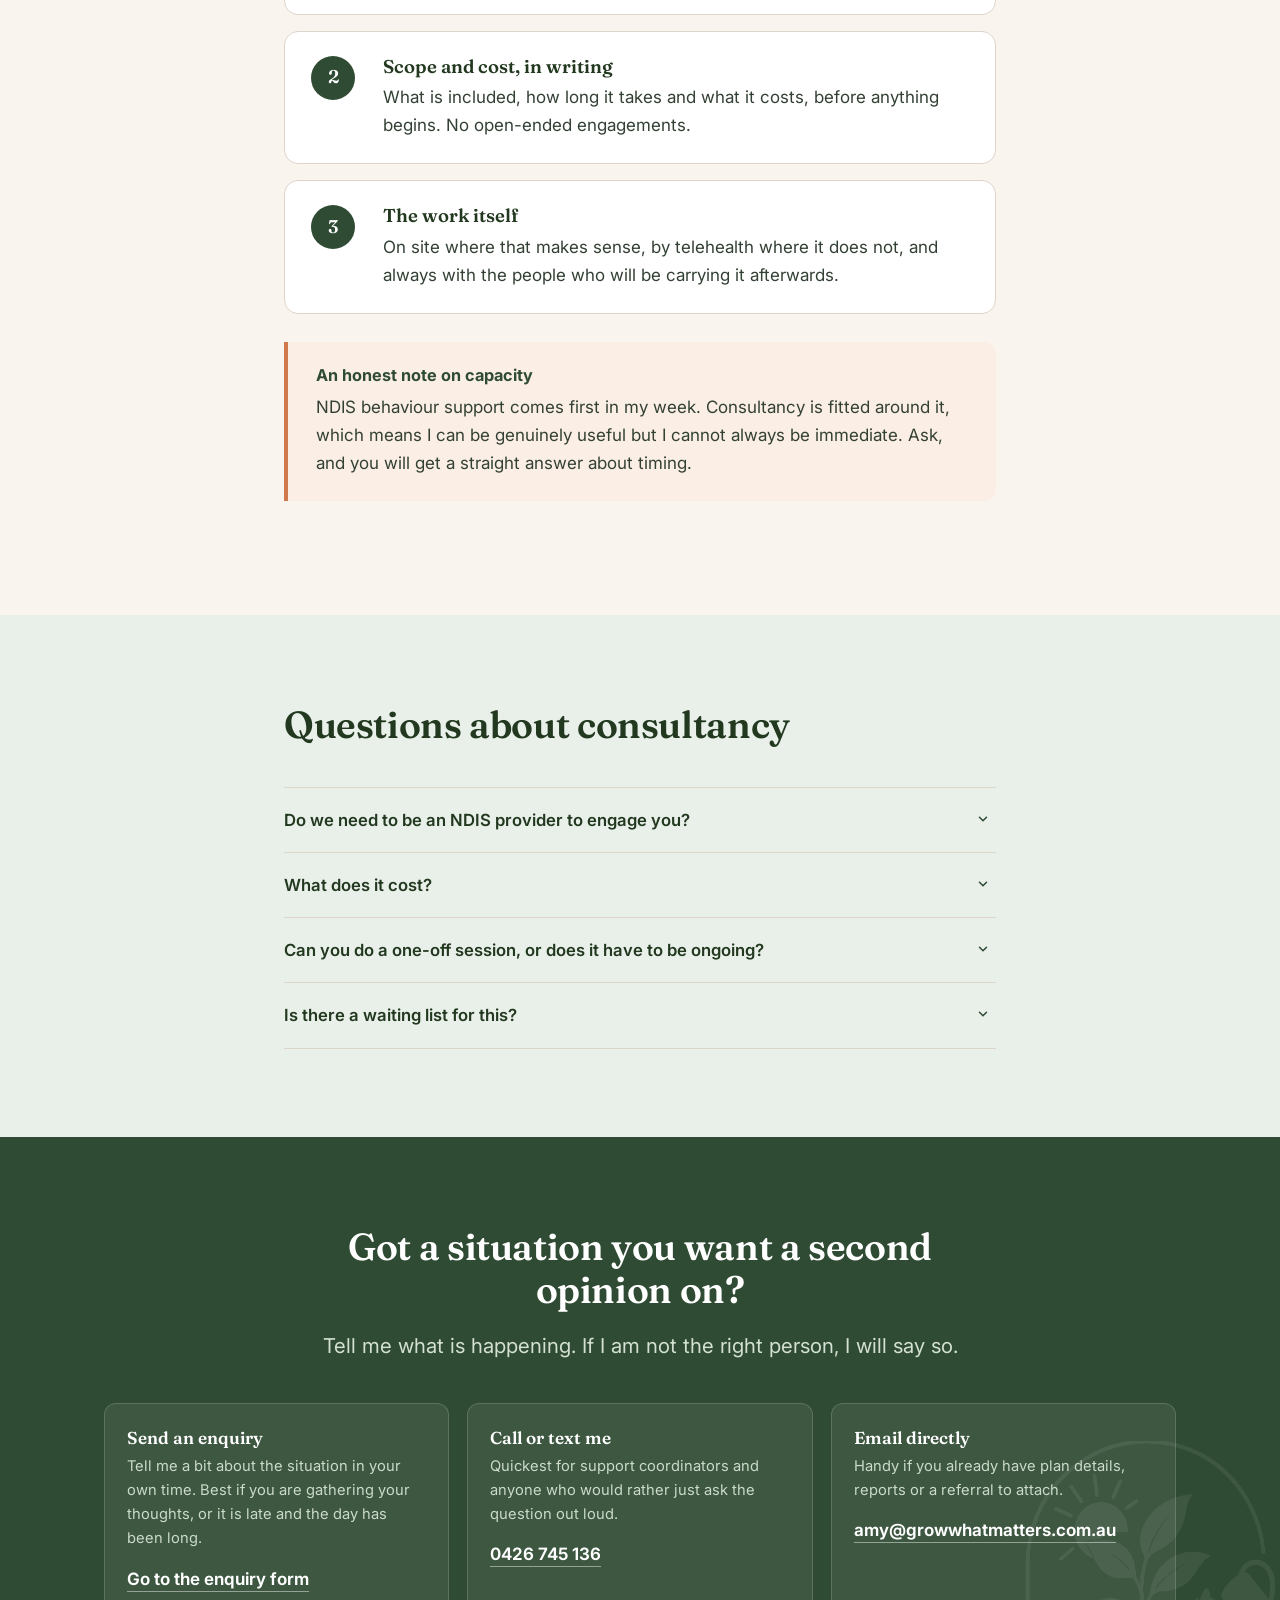
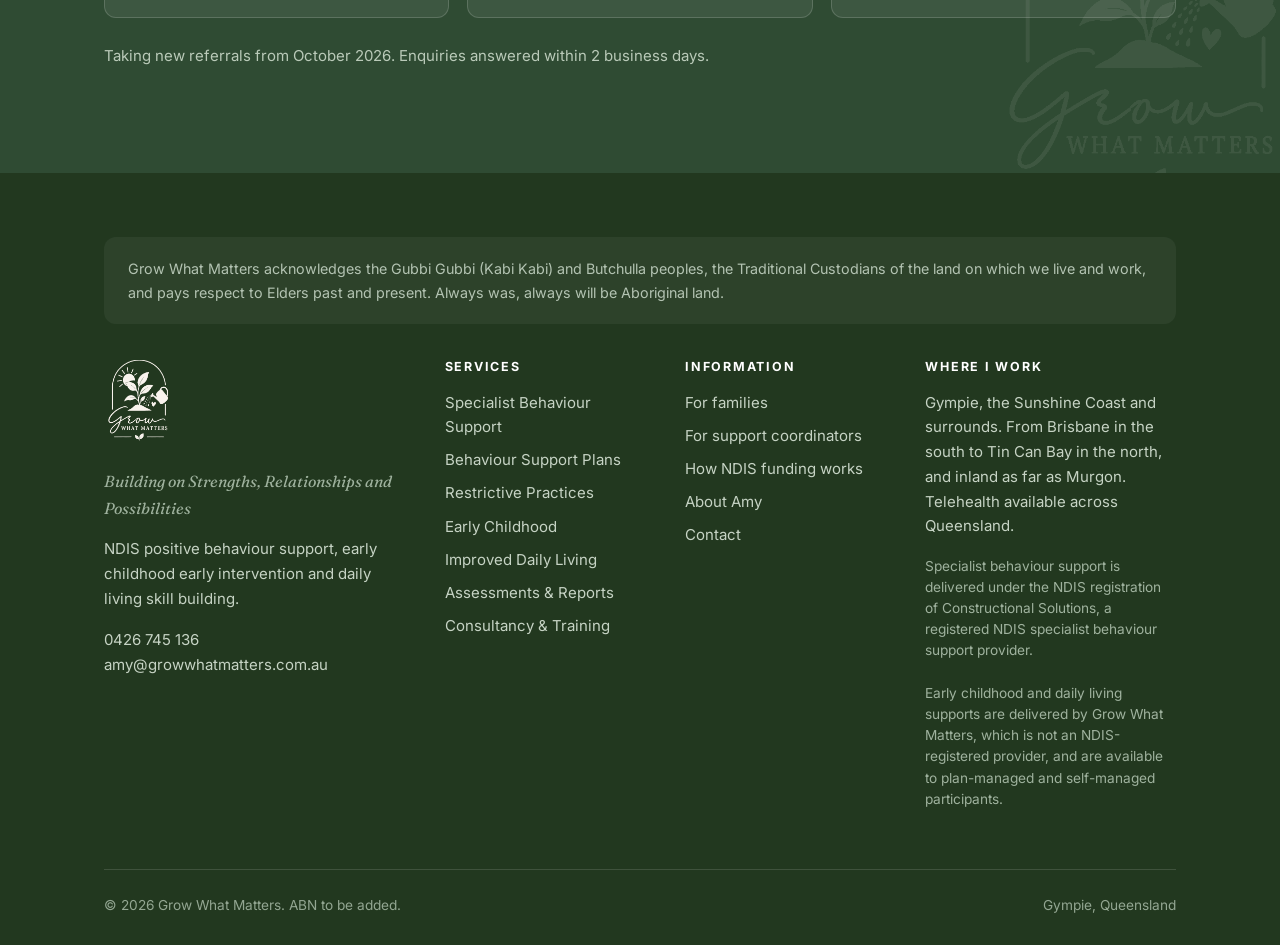
<file: training-and-consultancy.html>
<!DOCTYPE html>
<html lang="en-AU">
<head>
<meta charset="utf-8">
<meta name="viewport" content="width=device-width, initial-scale=1">
<title>Behaviour Consultancy &amp;amp; Training for Schools and Services | Gympie</title>
<meta name="description" content="Privately funded behaviour consultancy and staff training for schools, early learning centres, services and families in Gympie, the Sunshine Coast and by telehealth. No NDIS plan required.">
<link rel="canonical" href="https://growwhatmatters.com.au/training-and-consultancy.html">
<meta name="theme-color" content="#2F4B33">
<meta property="og:type" content="website">
<meta property="og:site_name" content="Grow What Matters">
<meta property="og:title" content="Behaviour Consultancy &amp;amp; Training for Schools and Services | Gympie">
<meta property="og:description" content="Privately funded behaviour consultancy and staff training for schools, early learning centres, services and families in Gympie, the Sunshine Coast and by telehealth. No NDIS plan required.">
<meta property="og:url" content="https://growwhatmatters.com.au/training-and-consultancy.html">
<meta property="og:image" content="https://growwhatmatters.com.au/assets/logo-lockup.png">
<meta property="og:locale" content="en_AU">
<meta name="twitter:card" content="summary_large_image">
<link rel="icon" href="assets/favicon.png" type="image/png">
<link rel="apple-touch-icon" href="assets/favicon.png">
<link rel="preconnect" href="https://fonts.googleapis.com">
<link rel="preconnect" href="https://fonts.gstatic.com" crossorigin>
<link href="https://fonts.googleapis.com/css2?family=Fraunces:ital,opsz,wght@0,9..144,400..700;1,9..144,400..600&family=Inter:wght@400..700&display=swap" rel="stylesheet">
<link rel="stylesheet" href="assets/styles.css">
<script type="application/ld+json">{"@context":"https://schema.org","@type":"ProfessionalService","@id":"https://growwhatmatters.com.au/#business","name":"Grow What Matters","description":"NDIS positive behaviour support, early childhood early intervention and daily living skill building in Gympie, on the Sunshine Coast and surrounds.","url":"https://growwhatmatters.com.au","telephone":"+61 426 745 136","email":"amy@growwhatmatters.com.au","image":"https://growwhatmatters.com.au/assets/logo-badge.png","logo":"https://growwhatmatters.com.au/assets/logo-badge.png","slogan":"Building on Strengths, Relationships and Possibilities","priceRange":"NDIS price guide","address":{"@type":"PostalAddress","addressLocality":"Gympie","addressRegion":"QLD","addressCountry":"AU"},"areaServed":[{"@type":"Place","name":"Gympie"},{"@type":"Place","name":"Sunshine Coast"},{"@type":"Place","name":"Noosa"},{"@type":"Place","name":"Tin Can Bay"},{"@type":"Place","name":"Rainbow Beach"},{"@type":"Place","name":"Cooloola Cove"},{"@type":"Place","name":"Imbil"},{"@type":"Place","name":"Kandanga"},{"@type":"Place","name":"Widgee"},{"@type":"Place","name":"Goomeri"},{"@type":"Place","name":"Murgon"},{"@type":"Place","name":"Kilkivan"},{"@type":"Place","name":"Curra"},{"@type":"Place","name":"Maryborough"},{"@type":"Place","name":"Brisbane"}],"availableLanguage":"English","founder":{"@type":"Person","name":"Amy","jobTitle":"Board Certified Behavior Analyst and NDIS Behaviour Support Practitioner","hasCredential":[{"@type":"EducationalOccupationalCredential","credentialCategory":"certification","name":"Board Certified Behavior Analyst (BCBA)"},{"@type":"EducationalOccupationalCredential","credentialCategory":"degree","name":"Master of Education in Applied Behavior Analysis"},{"@type":"EducationalOccupationalCredential","credentialCategory":"degree","name":"Bachelor of Science in Psychology"}]},"knowsAbout":["Positive Behaviour Support","Applied Behaviour Analysis","Functional Behaviour Assessment","Restrictive Practice Reduction","Early Childhood Early Intervention","NDIS"]}</script>
<script type="application/ld+json">{"@context":"https://schema.org","@type":"BreadcrumbList","itemListElement":[{"@type":"ListItem","position":1,"name":"Home","item":"https://growwhatmatters.com.au/"},{"@type":"ListItem","position":2,"name":"Consultancy & Training","item":"https://growwhatmatters.com.au/training-and-consultancy.html"}]}</script>
<script type="application/ld+json">{"@context":"https://schema.org","@type":"FAQPage","mainEntity":[{"@type":"Question","name":"Do we need to be an NDIS provider to engage you?","acceptedAnswer":{"@type":"Answer","text":"No. This work sits outside the NDIS entirely. Schools, early learning centres, services and families can engage me directly, and it is invoiced to you rather than drawn from anyone&rsquo;s plan."}},{"@type":"Question","name":"What does it cost?","acceptedAnswer":{"@type":"Answer","text":"It depends on what is involved, so I quote it in writing before anything starts. You will know the scope and the cost before you commit to it."}},{"@type":"Question","name":"Can you do a one-off session, or does it have to be ongoing?","acceptedAnswer":{"@type":"Answer","text":"Both work. Sometimes a single conversation about one situation is genuinely all that is needed. Sometimes a team wants training and then a few follow-ups while they put it into practice. I would rather do the smaller piece well than sell you something larger."}},{"@type":"Question","name":"Is there a waiting list for this?","acceptedAnswer":{"@type":"Answer","text":"NDIS behaviour support is the priority in my week, so consultancy is fitted around it. Ask and I will tell you honestly what I can do and when."}}]}</script>
</head>
<body>
<a class="skip" href="#main">Skip to content</a>

<div class="capacity">
  <div class="wrap">
    <span><span class="dot" aria-hidden="true"></span><strong>Taking new referrals from October 2026</strong></span>
    <span>Enquiries answered within 2 business days</span>
    <span><a href="tel:+61426745136">0426 745 136</a></span>
  </div>
</div>

<header class="site-head" data-nav="closed">
  <div class="wrap">
    <a class="brand" href="index.html">
      <img src="assets/logo-badge.png" alt="" width="40" height="49">
      <span class="brand-txt"><b>Grow What Matters</b><span>Behaviour Support</span></span>
    </a>
    <nav class="nav" aria-label="Main">
        <div class="has-sub" data-open="false">
          <button type="button" aria-expanded="false" aria-controls="sub-services">Services<svg viewBox="0 0 24 24" fill="none" stroke="currentColor" stroke-width="2.6" stroke-linecap="round" aria-hidden="true"><polyline points="6 9 12 15 18 9"/></svg></button>
          <div class="submenu" id="sub-services">
            <a href="specialist-behaviour-support.html">Specialist Behaviour Support<small>Assessment, plans, team training</small></a>
            <a href="behaviour-support-plans.html">Behaviour Support Plans<small>What is in one, and how it is built</small></a>
            <a href="restrictive-practices.html">Restrictive Practices<small>Reduction and elimination</small></a>
            <a href="early-childhood-early-intervention.html">Early Childhood<small>Under 9s and their families</small></a>
            <a href="improved-daily-living.html">Improved Daily Living<small>Skill building across the lifespan</small></a>
            <a href="assessments-and-reports.html">Assessments & Reports<small>Evidence for plan reviews</small></a>
            <a href="training-and-consultancy.html" aria-current="page">Consultancy & Training<small>Schools, services and private clients</small></a>
          </div>
        </div>
        <div class="has-sub" data-open="false">
          <button type="button" aria-expanded="false" aria-controls="sub-info-for">Info for<svg viewBox="0 0 24 24" fill="none" stroke="currentColor" stroke-width="2.6" stroke-linecap="round" aria-hidden="true"><polyline points="6 9 12 15 18 9"/></svg></button>
          <div class="submenu" id="sub-info-for">
            <a href="for-families.html">Families & participants<small>What support actually looks like</small></a>
            <a href="for-support-coordinators.html">Support coordinators<small>Capacity, referrals, reports</small></a>
            <a href="ndis-funding.html">How NDIS funding works<small>Which budget pays for what</small></a>
          </div>
        </div>
        <a href="positive-behaviour-support-gympie.html">Gympie</a>
        <a href="about.html">About Amy</a>
        <a href="contact.html">Contact</a>
    </nav>
    <div class="head-cta">
      <a class="btn btn-primary btn-sm" href="contact.html">Make a referral</a>
      <button class="navtoggle" type="button" aria-expanded="false" aria-label="Menu"><svg viewBox="0 0 24 24" fill="none" stroke="currentColor" stroke-width="2.2" stroke-linecap="round" aria-hidden="true"><line x1="3" y1="6" x2="21" y2="6"/><line x1="3" y1="12" x2="21" y2="12"/><line x1="3" y1="18" x2="21" y2="18"/></svg></button>
    </div>
  </div>
</header>

<main id="main">
<div class="wrap"><nav class="crumb" aria-label="Breadcrumb"><a href="index.html">Home</a><span>/</span>Consultancy & Training</nav></div>

  <section class="phero">
    <div class="wrap">
      <p class="kicker">Outside the NDIS &middot; Schools &middot; Services &middot; Private clients</p>
      <h1>Consultancy and training</h1>
      <p class="lede">Not every question about behaviour comes with a funding line attached. Schools, services and families sometimes want the expertise directly, without a plan, a package or a portal in the way.</p>
      <div class="cta-row" style="margin-top:26px">
        <a class="btn btn-primary" href="contact.html">Ask about consultancy<svg viewBox="0 0 24 24" fill="none" stroke="currentColor" stroke-width="2.4" stroke-linecap="round" stroke-linejoin="round" aria-hidden="true"><line x1="5" y1="12" x2="19" y2="12"/><polyline points="12 5 19 12 12 19"/></svg></a>
      </div>
    </div>
  </section>

  <section>
    <div class="wrap narrow">
      <p>Most of my week is NDIS behaviour support, and that is where the practice is built. Alongside it I take a smaller amount of privately funded work, because the need is real and there is often nowhere obvious to take it.</p>
      <p>A teacher who has one child they cannot reach. A service whose team keeps responding differently to the same situation. A parent with no NDIS plan and no intention of getting one, who just wants to understand what is going on.</p>

      <h2>What this can look like</h2>
      <ul class="ticks">
        <li>Staff training on behaviour, communication and what to do when a situation escalates, pitched at the people who will actually be in the room.</li>
        <li>Consultation on a specific situation, where a team wants a second set of eyes and a clear formulation rather than a full plan.</li>
        <li>Coaching for a team putting new strategies into practice, because the first fortnight is where most good ideas quietly die.</li>
        <li>Support for families paying privately, whether or not the NDIS is part of the picture.</li>
      </ul>

      <div class="callout">
        <h4>Who this suits</h4>
        <p>Schools and early learning centres, disability and community services, day programs, and families outside the NDIS. If you are already an NDIS participant, the funded pathways on this site are almost certainly the better route, and I will point you there instead.</p>
      </div>

      <h2>How it works</h2>
      <div class="steps" style="margin-bottom:28px">
        <div class="step"><div>
        <span class="when">Within 2 business days</span>
        <h3>A conversation first</h3><p>Tell me the situation. I will tell you whether I am the right person for it, and roughly what it would take.</p>
      </div></div>
        <div class="step"><div>
        
        <h3>Scope and cost, in writing</h3><p>What is included, how long it takes and what it costs, before anything begins. No open-ended engagements.</p>
      </div></div>
        <div class="step"><div>
        
        <h3>The work itself</h3><p>On site where that makes sense, by telehealth where it does not, and always with the people who will be carrying it afterwards.</p>
      </div></div>
      </div>

      <div class="callout warm">
        <h4>An honest note on capacity</h4>
        <p>NDIS behaviour support comes first in my week. Consultancy is fitted around it, which means I can be genuinely useful but I cannot always be immediate. Ask, and you will get a straight answer about timing.</p>
      </div>
    </div>
  </section>

  <section class="bg-mint">
    <div class="wrap narrow">
      <div class="sec-head"><h2>Questions about consultancy</h2></div>
      <div class="faq"><details><summary>Do we need to be an NDIS provider to engage you?</summary><div class="ans"><p>No. This work sits outside the NDIS entirely. Schools, early learning centres, services and families can engage me directly, and it is invoiced to you rather than drawn from anyone&rsquo;s plan.</p></div></details>
<details><summary>What does it cost?</summary><div class="ans"><p>It depends on what is involved, so I quote it in writing before anything starts. You will know the scope and the cost before you commit to it.</p></div></details>
<details><summary>Can you do a one-off session, or does it have to be ongoing?</summary><div class="ans"><p>Both work. Sometimes a single conversation about one situation is genuinely all that is needed. Sometimes a team wants training and then a few follow-ups while they put it into practice. I would rather do the smaller piece well than sell you something larger.</p></div></details>
<details><summary>Is there a waiting list for this?</summary><div class="ans"><p>NDIS behaviour support is the priority in my week, so consultancy is fitted around it. Ask and I will tell you honestly what I can do and when.</p></div></details></div>
    </div>
  </section>

  
  <section class="band">
    <img class="band-mark" src="assets/logo-badge-cream.png" alt="" aria-hidden="true">
    <div class="wrap">
      <div class="sec-head center" style="margin-left:auto;margin-right:auto">
        <h2>Got a situation you want a second opinion on?</h2>
        <p class="lede">Tell me what is happening. If I am not the right person, I will say so.</p>
      </div>
      <div class="routes">
        <div class="route">
          <h3>Send an enquiry</h3>
          <p>Tell me a bit about the situation in your own time. Best if you are gathering your thoughts, or it is late and the day has been long.</p>
          <a href="contact.html">Go to the enquiry form</a>
        </div>
        <div class="route">
          <h3>Call or text me</h3>
          <p>Quickest for support coordinators and anyone who would rather just ask the question out loud.</p>
          <a href="tel:+61426745136">0426 745 136</a>
        </div>
        <div class="route">
          <h3>Email directly</h3>
          <p>Handy if you already have plan details, reports or a referral to attach.</p>
          <a href="mailto:amy@growwhatmatters.com.au">amy@growwhatmatters.com.au</a>
        </div>
      </div>
      <p class="small" style="margin-top:26px;color:#BACAB9">Taking new referrals from October 2026. Enquiries answered within 2 business days.</p>
    </div>
  </section>
  
</main>

<footer class="site-foot">
  <div class="wrap">
    <div class="acknowledge">
      Grow What Matters acknowledges the Gubbi Gubbi (Kabi Kabi) and Butchulla peoples, the Traditional Custodians of the land on which we live and work, and pays respect to Elders past and present. Always was, always will be Aboriginal land.
    </div>
    <div class="foot-grid">
      <div>
        <img class="foot-mark" src="assets/logo-badge-cream.png" alt="Grow What Matters">
        <p class="foot-tag">Building on Strengths, Relationships and Possibilities</p>
        <p class="small">NDIS positive behaviour support, early childhood early intervention and daily living skill building.</p>
        <p class="small"><a href="tel:+61426745136">0426 745 136</a><br><a href="mailto:amy@growwhatmatters.com.au">amy@growwhatmatters.com.au</a></p>
      </div>
      <div>
        <h4>Services</h4>
        <ul>
          <li><a href="specialist-behaviour-support.html">Specialist Behaviour Support</a></li>
          <li><a href="behaviour-support-plans.html">Behaviour Support Plans</a></li>
          <li><a href="restrictive-practices.html">Restrictive Practices</a></li>
          <li><a href="early-childhood-early-intervention.html">Early Childhood</a></li>
          <li><a href="improved-daily-living.html">Improved Daily Living</a></li>
          <li><a href="assessments-and-reports.html">Assessments &amp; Reports</a></li>
          <li><a href="training-and-consultancy.html">Consultancy &amp; Training</a></li>
        </ul>
      </div>
      <div>
        <h4>Information</h4>
        <ul>
          <li><a href="for-families.html">For families</a></li>
          <li><a href="for-support-coordinators.html">For support coordinators</a></li>
          <li><a href="ndis-funding.html">How NDIS funding works</a></li>
          <li><a href="about.html">About Amy</a></li>
          <li><a href="contact.html">Contact</a></li>
        </ul>
      </div>
      <div>
        <h4>Where I work</h4>
        <p class="small">Gympie, the Sunshine Coast and surrounds. From Brisbane in the south to Tin Can Bay in the north, and inland as far as Murgon. Telehealth available across Queensland.</p>
        <p class="reg-note">
          Specialist behaviour support is delivered under the NDIS registration of Constructional Solutions, a registered NDIS specialist behaviour support provider.<br><br>
          Early childhood and daily living supports are delivered by Grow What Matters, which is not an NDIS-registered provider, and are available to plan-managed and self-managed participants.
        </p>
      </div>
    </div>
    <div class="foot-bottom">
      <span>&copy; 2026 Grow What Matters. ABN to be added.</span>
      <span>Gympie, Queensland</span>
    </div>
  </div>
</footer>
<script src="assets/site.js"></script>
</body>
</html>
</file>
<file: assets/styles.css>
/* ==========================================================================
   Grow What Matters — stylesheet
   Palette sampled directly from the supplied logo artwork.
   ========================================================================== */

:root{
  --green:#2F4B33;        /* deep eucalyptus — primary */
  --green-dk:#22381F;
  --green-mid:#55705A;    /* watering can */
  --sage:#6B7B55;         /* leaf — decorative use */
  --sage-txt:#5E6D49;     /* leaf — darkened for text, passes AA on cream */
  --mint:#D7E2DA;
  --mint-lt:#E9F0EA;
  --peach:#F3CAAF;
  --gold:#ECAD5D;
  --terra:#AC5232;        /* CTA — AA against white, cream, and white-on-terracotta */
  --terra-dk:#8E4426;
  --terra-soft:#D0784E;
  --cream:#FAF4EE;
  --cream-2:#F4EBE0;
  --paper:#FFFFFF;
  --body:#334034;
  --muted:#5E6D63;
  --line:#DDD5CA;

  --wrap:1120px;
  --radius:14px;
  --shadow:0 1px 2px rgba(34,56,31,.05), 0 8px 28px rgba(34,56,31,.07);
  --shadow-lg:0 2px 4px rgba(34,56,31,.06), 0 18px 48px rgba(34,56,31,.10);
  --serif:'Fraunces', Georgia, 'Times New Roman', serif;
  --sans:'Inter', -apple-system, BlinkMacSystemFont, 'Segoe UI', Roboto, sans-serif;
}

*,*::before,*::after{box-sizing:border-box}
html{scroll-behavior:smooth; -webkit-text-size-adjust:100%}
body{
  margin:0; background:var(--cream); color:var(--body);
  font-family:var(--sans); font-size:1.0625rem; line-height:1.65;
  font-optical-sizing:auto;
}
img{max-width:100%; height:auto; display:block}
a{color:var(--green); text-underline-offset:3px}
a:hover{color:var(--terra)}

h1,h2,h3,h4{
  font-family:var(--serif); color:var(--green-dk);
  font-weight:600; line-height:1.15; margin:0 0 .5em;
  font-variation-settings:'SOFT' 20,'WONK' 0;
}
h1{font-size:clamp(2.1rem,4.6vw,3.4rem); letter-spacing:-.015em}
h2{font-size:clamp(1.6rem,3vw,2.35rem); letter-spacing:-.01em}
h3{font-size:clamp(1.15rem,1.8vw,1.4rem)}
h4{font-size:1.02rem; font-family:var(--sans); font-weight:700; color:var(--green)}
p{margin:0 0 1.1em}
ul,ol{margin:0 0 1.2em; padding-left:1.15em}
li{margin-bottom:.5em}
strong{color:var(--green-dk); font-weight:650}

.wrap{max-width:var(--wrap); margin:0 auto; padding:0 24px}
.narrow{max-width:760px}
.center{text-align:center}
.muted{color:var(--muted)}
.small{font-size:.9375rem}
.lede{font-size:clamp(1.08rem,1.7vw,1.28rem); line-height:1.6; color:#3D4C40}
.kicker{
  font-size:.775rem; font-weight:700; letter-spacing:.16em; text-transform:uppercase;
  color:var(--sage-txt); margin:0 0 .9em;
}
.form-status:empty{display:none}
.form-status{font-weight:600}
.script{font-family:var(--serif); font-style:italic; font-weight:400; color:var(--green-mid)}

/* ---------- Skip link ---------- */
.skip{position:absolute; left:-9999px; top:0; background:var(--green); color:#fff; padding:12px 18px; z-index:200}
.skip:focus{left:8px; top:8px; color:#fff}

/* ---------- Capacity strip ---------- */
.capacity{
  background:var(--green); color:#EAF1E9; font-size:.905rem;
  padding:9px 0; text-align:center;
}
.capacity .wrap{display:flex; gap:8px 22px; align-items:center; justify-content:center; flex-wrap:wrap}
.capacity strong{color:#fff}
.capacity .dot{width:7px; height:7px; border-radius:50%; background:var(--gold); display:inline-block; margin-right:8px; flex:none}
.capacity a{color:#fff; text-decoration:underline}
.capacity a:hover{color:var(--peach)}

/* ---------- Header ---------- */
.site-head{
  position:sticky; top:0; z-index:100; background:rgba(250,244,238,.94);
  backdrop-filter:saturate(160%) blur(10px); border-bottom:1px solid var(--line);
}
.site-head .wrap{display:flex; align-items:center; gap:20px; min-height:76px}
.brand{display:flex; align-items:center; gap:11px; text-decoration:none; flex:none; margin-right:auto}
.brand img{width:40px; height:auto}
.brand-txt{display:flex; flex-direction:column; line-height:1}
.brand-txt b{font-family:var(--serif); font-size:1.16rem; color:var(--green-dk); font-weight:600; letter-spacing:-.01em}
.brand-txt span{font-size:.665rem; letter-spacing:.15em; text-transform:uppercase; color:var(--sage-txt); margin-top:4px; font-weight:600}

.nav{display:flex; align-items:center; gap:2px}
.nav a{
  padding:9px 12px; border-radius:8px; text-decoration:none; color:var(--body);
  font-size:.935rem; font-weight:500; white-space:nowrap;
}
.nav a:hover{background:var(--mint-lt); color:var(--green-dk)}
.nav a[aria-current="page"]{color:var(--green-dk); font-weight:650; background:var(--mint-lt)}

.has-sub{position:relative}
.has-sub > button{
  font:inherit; font-size:.935rem; font-weight:500; color:var(--body); background:none; border:0;
  padding:9px 12px; border-radius:8px; cursor:pointer; display:flex; align-items:center; gap:6px;
}
.has-sub > button:hover{background:var(--mint-lt); color:var(--green-dk)}
.has-sub > button svg{width:10px; transition:transform .18s}
.has-sub[data-open="true"] > button svg{transform:rotate(180deg)}
.submenu{
  position:absolute; top:calc(100% + 6px); left:0; min-width:288px; background:var(--paper);
  border:1px solid var(--line); border-radius:12px; box-shadow:var(--shadow-lg); padding:8px;
  display:none;
}
.has-sub[data-open="true"] .submenu{display:block}
.submenu a{display:block; padding:9px 11px; border-radius:8px; font-size:.92rem}
.submenu a small{display:block; color:var(--muted); font-size:.795rem; font-weight:400; margin-top:1px}

.head-cta{display:flex; align-items:center; gap:10px; flex:none}
.navtoggle{display:none; background:none; border:1px solid var(--line); border-radius:9px; padding:9px 11px; cursor:pointer}
.navtoggle svg{width:20px; display:block; color:var(--green-dk)}

/* ---------- Buttons ---------- */
.btn{
  display:inline-flex; align-items:center; justify-content:center; gap:9px;
  padding:13px 24px; border-radius:999px; text-decoration:none; font-weight:650;
  font-size:.965rem; border:1.5px solid transparent; cursor:pointer; transition:.16s;
  font-family:var(--sans); line-height:1.2;
}
.btn-primary{background:var(--terra); color:#fff; border-color:var(--terra)}
.btn-primary:hover{background:var(--terra-dk); border-color:var(--terra-dk); color:#fff}
.btn-ghost{background:transparent; color:var(--green-dk); border-color:var(--green)}
.btn-ghost:hover{background:var(--green); color:#fff}
.btn-light{background:#fff; color:var(--green-dk); border-color:#fff}
.btn-light:hover{background:var(--mint); color:var(--green-dk)}
.btn-outline-light{background:transparent; color:#fff; border-color:rgba(255,255,255,.55)}
.btn-outline-light:hover{background:rgba(255,255,255,.14); color:#fff}
.btn-sm{padding:10px 18px; font-size:.9rem}
.btn svg{width:16px; flex:none}

/* ---------- Sections ---------- */
section{padding:clamp(52px,7vw,88px) 0}
.sec-tight{padding:clamp(38px,5vw,60px) 0}
.bg-paper{background:var(--paper)}
.bg-mint{background:var(--mint-lt)}
.bg-cream2{background:var(--cream-2)}
.bg-green{background:var(--green); color:#E7EFE6}
.bg-green h2,.bg-green h3{color:#fff}
.bg-green p{color:#DCE7DB}
.sec-head{max-width:720px; margin-bottom:40px}
.sec-head.center{margin-left:auto; margin-right:auto}

/* ---------- Hero ---------- */
.hero{position:relative; overflow:hidden; padding:clamp(44px,6vw,76px) 0 clamp(48px,6vw,80px)}
.hero-grid{display:grid; grid-template-columns:1.08fr .92fr; gap:clamp(28px,5vw,64px); align-items:center}
.hero h1{margin-bottom:.35em}
.hero-art{position:relative; display:flex; justify-content:center; align-items:center}
.hero-art img{width:min(100%,430px); position:relative; z-index:2}
.blob{position:absolute; border-radius:50%; z-index:1; filter:blur(.4px)}
.blob-peach{width:250px; height:250px; background:var(--peach); opacity:.55; top:2%; right:4%}
.blob-mint{width:210px; height:210px; background:var(--mint); opacity:.75; bottom:4%; left:2%}
.blob-gold{width:110px; height:110px; background:var(--gold); opacity:.28; top:44%; left:26%}

.cred-line{
  display:flex; flex-wrap:wrap; gap:8px 10px; align-items:center;
  margin:0 0 26px; padding:0; list-style:none;
}
.cred-line li{
  margin:0; font-size:.83rem; font-weight:600; color:var(--green-dk);
  background:var(--mint); padding:6px 13px; border-radius:999px;
}
.cta-row{display:flex; flex-wrap:wrap; gap:12px; align-items:center; margin-bottom:14px}
.reply-note{font-size:.925rem; color:var(--muted); display:flex; align-items:center; gap:8px}
.reply-note svg{width:16px; color:var(--sage); flex:none}

/* ---------- Cards ---------- */
.grid{display:grid; gap:22px}
.g2{grid-template-columns:repeat(2,1fr)}
.g3{grid-template-columns:repeat(3,1fr)}
.g4{grid-template-columns:repeat(4,1fr)}

.card{
  background:var(--paper); border:1px solid var(--line); border-radius:var(--radius);
  padding:28px 26px; box-shadow:var(--shadow);
}
.card h3{margin-bottom:.45em}
.card p:last-child{margin-bottom:0}
.card-link{text-decoration:none; display:block; transition:.16s}
.card-link:hover{transform:translateY(-3px); box-shadow:var(--shadow-lg); border-color:var(--sage)}
.card-link h3{color:var(--green-dk)}
.more{color:var(--terra); font-weight:650; font-size:.93rem; display:inline-flex; align-items:center; gap:6px; margin-top:4px}
.more svg{width:14px}

.icon{
  width:46px; height:46px; border-radius:12px; display:flex; align-items:center; justify-content:center;
  margin-bottom:16px; background:var(--mint);
}
.icon svg{width:23px; color:var(--green)}
.icon.gold{background:#FBEBD3} .icon.gold svg{color:#A9762A}
.icon.peach{background:#FBE4D6} .icon.peach svg{color:var(--terra-dk)}
.icon.sage{background:#E4E9DA} .icon.sage svg{color:var(--sage)}

/* Two-door cards */
.door{
  display:block; text-decoration:none; background:var(--paper); border:1px solid var(--line);
  border-radius:var(--radius); padding:32px 30px; box-shadow:var(--shadow); transition:.16s;
  border-top:4px solid var(--sage);
}
.door:hover{transform:translateY(-3px); box-shadow:var(--shadow-lg)}
.door.b{border-top-color:var(--terra-soft)}
.door h3{margin-bottom:.4em}
.door ul{margin:0 0 18px; padding-left:1.1em; color:var(--muted); font-size:.955rem}
.door li{margin-bottom:.3em}

/* ---------- Steps ---------- */
.steps{counter-reset:s; display:grid; gap:16px}
.step{
  display:grid; grid-template-columns:52px 1fr; gap:20px; align-items:start;
  background:var(--paper); border:1px solid var(--line); border-radius:var(--radius); padding:24px 26px;
}
.step::before{
  counter-increment:s; content:counter(s);
  width:44px; height:44px; border-radius:50%; background:var(--green); color:#fff;
  display:flex; align-items:center; justify-content:center; font-family:var(--serif);
  font-size:1.15rem; font-weight:600;
}
.step h3{margin-bottom:.35em; font-size:1.16rem}
.step p:last-child{margin-bottom:0}
.step .when{
  display:inline-block; font-size:.79rem; font-weight:700; letter-spacing:.05em; text-transform:uppercase;
  color:var(--sage-txt); margin-bottom:6px;
}

/* ---------- Feature list ---------- */
.ticks{list-style:none; padding:0; margin:0 0 1.2em}
.ticks li{
  position:relative; padding-left:32px; margin-bottom:.7em;
}
.ticks li::before{
  content:""; position:absolute; left:0; top:.42em; width:17px; height:17px; border-radius:50%;
  background:var(--mint) url("data:image/svg+xml,%3Csvg xmlns='http://www.w3.org/2000/svg' viewBox='0 0 24 24' fill='none' stroke='%232F4B33' stroke-width='3.4' stroke-linecap='round' stroke-linejoin='round'%3E%3Cpolyline points='20 6 9 17 4 12'/%3E%3C/svg%3E") center/11px no-repeat;
}
.nos li::before{
  background:#F6E2DA url("data:image/svg+xml,%3Csvg xmlns='http://www.w3.org/2000/svg' viewBox='0 0 24 24' fill='none' stroke='%23A5522F' stroke-width='3.4' stroke-linecap='round'%3E%3Cline x1='18' y1='6' x2='6' y2='18'/%3E%3Cline x1='6' y1='6' x2='18' y2='18'/%3E%3C/svg%3E") center/10px no-repeat;
}

/* ---------- Pull quote / callout ---------- */
.callout{
  background:var(--mint-lt); border-left:4px solid var(--sage); border-radius:0 12px 12px 0;
  padding:24px 28px; margin:0 0 26px;
}
.callout.warm{background:#FBEEE5; border-left-color:var(--terra-soft)}
.callout p:last-child{margin-bottom:0}
.callout h4{margin-bottom:.5em}

.quote{
  font-family:var(--serif); font-size:clamp(1.25rem,2.3vw,1.65rem); line-height:1.42;
  color:var(--green-dk); font-style:italic; margin:0 0 .6em;
}

/* ---------- FAQ ---------- */
.faq{border-top:1px solid var(--line)}
.faq details{border-bottom:1px solid var(--line)}
.faq summary{
  cursor:pointer; list-style:none; padding:20px 44px 20px 0; position:relative;
  font-weight:600; color:var(--green-dk); font-size:1.045rem; line-height:1.45;
}
.faq summary::-webkit-details-marker{display:none}
.faq summary::after{
  content:""; position:absolute; right:6px; top:24px; width:14px; height:14px;
  background:url("data:image/svg+xml,%3Csvg xmlns='http://www.w3.org/2000/svg' viewBox='0 0 24 24' fill='none' stroke='%232F4B33' stroke-width='2.6' stroke-linecap='round'%3E%3Cpolyline points='6 9 12 15 18 9'/%3E%3C/svg%3E") center/contain no-repeat;
  transition:transform .2s;
}
.faq details[open] summary::after{transform:rotate(180deg)}
.faq .ans{padding:0 12px 22px 0; color:#3F4E43}
.faq .ans p:last-child{margin-bottom:0}

/* ---------- Map / area ---------- */
.area-grid{display:grid; grid-template-columns:1fr 1fr; gap:40px; align-items:center}
.area-list{columns:2; column-gap:28px; list-style:none; padding:0; margin:0; font-size:.955rem}
.area-list li{break-inside:avoid; margin-bottom:.42em; padding-left:20px; position:relative; color:#43524A}
.area-list li::before{
  content:""; position:absolute; left:0; top:.55em; width:7px; height:7px; border-radius:50%; background:var(--sage);
}
.mapfig{
  background:var(--paper); border:1px solid var(--line); border-radius:var(--radius);
  padding:24px; box-shadow:var(--shadow);
}
.mapfig figcaption{font-size:.875rem; color:var(--muted); margin-top:14px; text-align:center}

/* ---------- Stat / pill row ---------- */
.pillrow{display:flex; flex-wrap:wrap; gap:12px; padding:0; margin:0 0 1.4em; list-style:none}
.pillrow li{
  background:var(--paper); border:1px solid var(--line); border-radius:999px;
  padding:9px 18px; font-size:.9rem; font-weight:600; color:var(--green-dk);
}

/* ---------- CTA band ---------- */
.band{background:var(--green); color:#E7EFE6; position:relative; overflow:hidden}
.band h2{color:#fff}
.band p{color:#D3E0D2}
.band .wrap{position:relative; z-index:2}
.band-mark{
  position:absolute; right:-40px; bottom:-70px; width:330px; opacity:.075; z-index:1; pointer-events:none;
}
.routes{display:grid; grid-template-columns:repeat(3,1fr); gap:18px; margin-top:34px}
.route{
  background:rgba(255,255,255,.07); border:1px solid rgba(255,255,255,.16);
  border-radius:12px; padding:24px 22px;
}
.route h3{font-size:1.08rem; margin-bottom:.35em; color:#fff}
.route p{font-size:.92rem; color:#CBDACA; margin-bottom:14px}
.route a{color:#fff; font-weight:650; text-decoration:none; border-bottom:1.5px solid rgba(255,255,255,.45); padding-bottom:2px}
.route a:hover{border-color:#fff; color:var(--peach)}

/* ---------- Form ---------- */
.formwrap{
  background:var(--paper); border:1px solid var(--line); border-radius:var(--radius);
  padding:clamp(26px,3.4vw,40px); box-shadow:var(--shadow);
}
.field{margin-bottom:18px}
.field label{display:block; font-weight:650; font-size:.92rem; color:var(--green-dk); margin-bottom:7px}
.field .hint{font-weight:400; color:var(--muted); font-size:.855rem; display:block; margin-top:-3px; margin-bottom:7px}
.field input,.field select,.field textarea{
  width:100%; padding:12px 14px; border:1.5px solid var(--line); border-radius:10px;
  font:inherit; font-size:1rem; background:var(--cream); color:var(--body);
}
.field input:focus,.field select:focus,.field textarea:focus{
  outline:none; border-color:var(--sage); background:#fff; box-shadow:0 0 0 3px rgba(107,123,85,.16);
}
.field textarea{min-height:130px; resize:vertical}
.f2{display:grid; grid-template-columns:1fr 1fr; gap:0 18px}
.req{color:var(--terra)}
.formnote{font-size:.865rem; color:var(--muted); margin:14px 0 0}
.hp{position:absolute; left:-9999px}

/* ---------- Footer ---------- */
.site-foot{background:var(--green-dk); color:#C6D3C4; padding:64px 0 28px; font-size:.94rem}
.site-foot h4{color:#fff; font-family:var(--sans); font-size:.78rem; letter-spacing:.14em; text-transform:uppercase; margin-bottom:16px; font-weight:700}
.foot-grid{display:grid; grid-template-columns:1.5fr 1fr 1fr 1.25fr; gap:40px; margin-bottom:44px}
.site-foot a{color:#C6D3C4; text-decoration:none}
.site-foot a:hover{color:#fff; text-decoration:underline}
.site-foot ul{list-style:none; padding:0; margin:0}
.site-foot li{margin-bottom:.55em}
.foot-mark{width:74px; margin-bottom:18px}
.foot-tag{font-family:var(--serif); font-style:italic; color:#9FB29E; font-size:1rem; margin-bottom:16px}
.foot-bottom{
  border-top:1px solid rgba(255,255,255,.13); padding-top:24px;
  display:flex; justify-content:space-between; gap:20px; flex-wrap:wrap; font-size:.855rem; color:#93A692;
}
.acknowledge{
  background:rgba(255,255,255,.05); border-radius:12px; padding:20px 24px; margin-bottom:36px;
  font-size:.895rem; color:#B3C3B2;
}
.reg-note{font-size:.855rem; color:#9FB29E; margin-top:14px; line-height:1.55}

/* ---------- Breadcrumb ---------- */
.crumb{font-size:.865rem; color:var(--muted); padding:18px 0 0}
.crumb a{color:var(--muted); text-decoration:none}
.crumb a:hover{color:var(--terra); text-decoration:underline}
.crumb span{margin:0 7px; opacity:.5}

/* ---------- Page hero (interior) ---------- */
.phero{padding:clamp(34px,4.5vw,58px) 0 clamp(34px,4.5vw,52px); background:var(--cream-2)}
.phero h1{margin-bottom:.3em}
.phero .lede{max-width:720px}

/* ---------- Misc ---------- */
.divider{height:1px; background:var(--line); border:0; margin:0}
.leafrule{display:flex; align-items:center; gap:14px; margin:0 0 34px}
.leafrule::before,.leafrule::after{content:""; height:1px; background:var(--line); flex:1}
.leafrule svg{width:22px; color:var(--sage)}
.tag{
  display:inline-block; font-size:.76rem; font-weight:700; letter-spacing:.09em; text-transform:uppercase;
  padding:5px 12px; border-radius:999px; background:var(--mint); color:var(--green-dk); margin-bottom:14px;
}
.tag.gold{background:#FBEBD3; color:#8A5F1E}
.tag.terra{background:#F8E3D8; color:var(--terra-dk)}

/* ---------- Responsive ---------- */
@media (max-width:1000px){
  .foot-grid{grid-template-columns:1fr 1fr; gap:34px}
  .g4{grid-template-columns:repeat(2,1fr)}
  .routes{grid-template-columns:1fr}
}
@media (max-width:880px){
  .hero{padding:26px 0 40px}
  .navtoggle{display:block}
  .nav{
    display:none; position:absolute; top:100%; left:0; right:0; background:var(--paper);
    border-bottom:1px solid var(--line); flex-direction:column; align-items:stretch;
    padding:12px; gap:2px; box-shadow:var(--shadow-lg); max-height:78vh; overflow:auto;
  }
  .site-head[data-nav="open"] .nav{display:flex}
  .nav a{padding:12px 14px}
  .has-sub > button{width:100%; justify-content:space-between; padding:12px 14px}
  .submenu{position:static; display:none; box-shadow:none; border:0; border-left:2px solid var(--mint);
    border-radius:0; margin:2px 0 6px 14px; padding:0 0 0 6px; min-width:0}
  .head-cta .btn{display:none}
  .hero-grid{grid-template-columns:1fr}
  .hero-art{order:-1}
  .hero-art img{width:min(46%,190px)}
  .blob-peach{width:118px;height:118px} .blob-mint{width:98px;height:98px} .blob-gold{display:none}
  .g3,.g2{grid-template-columns:1fr}
  .area-grid{grid-template-columns:1fr; gap:28px}
  .f2{grid-template-columns:1fr}
}
@media (max-width:560px){
  body{font-size:1.02rem}
  /* Keep the primary call to action inside the first screen on phones.
     The credential pills move below the buttons: they build trust but they
     do not need to be read before someone can act. */
  .hero{padding:14px 0 30px}
  .hero-art{margin-bottom:2px}
  .hero-art img{width:110px}
  .hero h1{font-size:1.88rem; margin-bottom:.3em}
  .hero .lede{font-size:1.01rem; line-height:1.48; margin-bottom:.9em}
  .hero .kicker{margin-bottom:.6em}
  .hero-grid > div:first-of-type{display:flex; flex-direction:column}
  .hero .kicker{order:1}
  .hero h1{order:2}
  .hero .lede{order:3}
  .hero .cta-row{order:4; gap:10px; margin-bottom:10px}
  .hero .reply-note{order:5}
  .hero .cred-line{order:6; gap:6px 8px; margin:18px 0 0}
  .cred-line li{font-size:.755rem; padding:4px 10px}
  .blob-peach{width:76px;height:76px} .blob-mint{width:64px;height:64px}
  .capacity .wrap > span:nth-child(2){display:none}
  .g4{grid-template-columns:1fr}
  .area-list{columns:1}
  .step{grid-template-columns:1fr; gap:12px}
  .foot-grid{grid-template-columns:1fr}
  .cta-row .btn{width:100%}
  .capacity{font-size:.85rem; text-align:left}
  .capacity .wrap{justify-content:flex-start}
}

@media (prefers-reduced-motion:reduce){
  *{animation:none !important; transition:none !important; scroll-behavior:auto !important}
}

/* print */
@media print{
  .site-head,.capacity,.band,.site-foot,.navtoggle{display:none}
  body{background:#fff}
}
</file>
